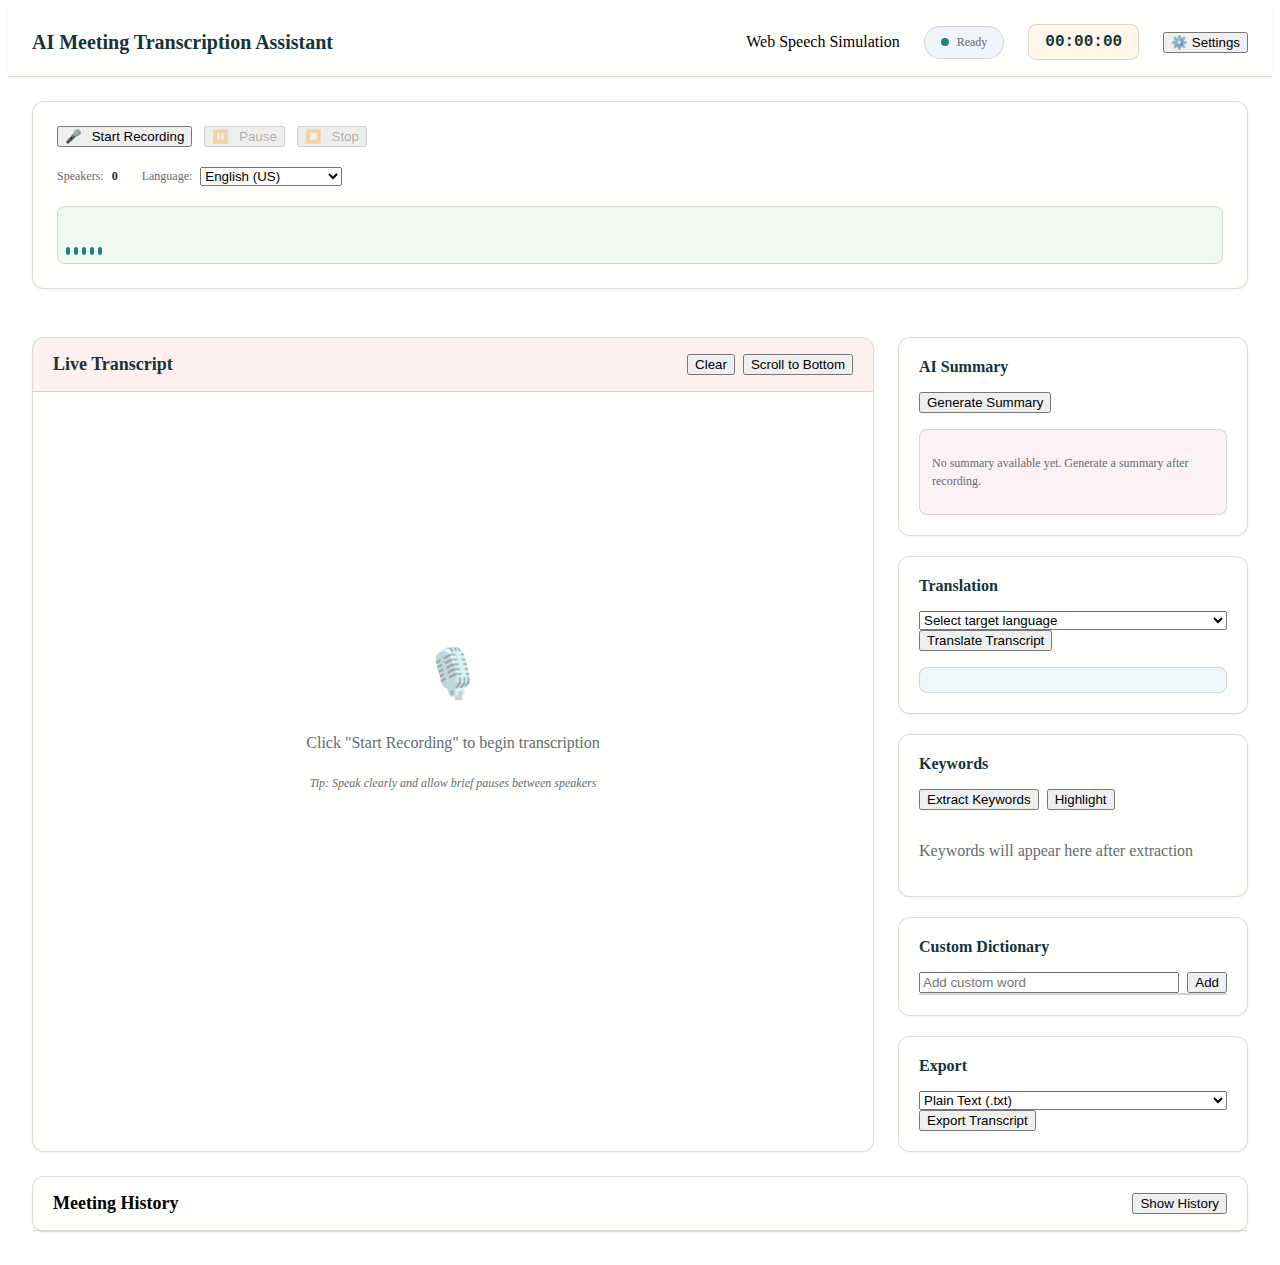
<file: public/index.html>
<!DOCTYPE html>
<html lang="en">
<head>
    <meta charset="UTF-8">
    <meta name="viewport" content="width=device-width, initial-scale=1.0">
    <title>AI Meeting Transcription Assistant</title>
    <link rel="stylesheet" href="/static/style.css">
</head>
<body>
    <div class="app-container">
        <!-- Header -->
        <header class="header">
            <h1 class="header__title">AI Meeting Transcription Assistant</h1>
            <div class="header__status">
                <div class="service-status" id="serviceStatus">
                    <span class="service-indicator" id="transcriptionService">Web Speech</span>
                    <span class="service-indicator" id="aiService">Simulation</span>
                </div>
                <div class="status-indicator" id="statusIndicator">
                    <span class="status-dot"></span>
                    <span class="status-text" id="statusText">Ready</span>
                </div>
                <div class="session-timer" id="sessionTimer">00:00:00</div>
                <button class="btn btn--outline btn--sm" id="settingsBtn">⚙️ Settings</button>
            </div>
        </header>

        <!-- Main Content -->
        <main class="main-content">
            <!-- Control Panel -->
            <section class="control-panel">
                <div class="control-group">
                    <button class="btn btn--primary btn--lg" id="recordButton">
                        <span class="btn-icon" id="recordIcon">🎤</span>
                        <span id="recordText">Start Recording</span>
                    </button>
                    <button class="btn btn--secondary" id="pauseButton" disabled>
                        <span class="btn-icon">⏸️</span>
                        Pause
                    </button>
                    <button class="btn btn--outline" id="stopButton" disabled>
                        <span class="btn-icon">⏹️</span>
                        Stop
                    </button>
                </div>
                <div class="session-info">
                    <div class="info-item">
                        <span class="info-label">Speakers:</span>
                        <span class="info-value" id="speakerCount">0</span>
                    </div>
                    <div class="info-item">
                        <span class="info-label">Language:</span>
                        <select class="form-control" id="languageSelect">
                            <option value="en-US">English (US)</option>
                            <option value="en-GB">English (UK)</option>
                            <option value="es-ES">Spanish</option>
                            <option value="fr-FR">French</option>
                            <option value="de-DE">German</option>
                            <option value="it-IT">Italian</option>
                            <option value="pt-BR">Portuguese</option>
                            <option value="ja-JP">Japanese</option>
                            <option value="ko-KR">Korean</option>
                            <option value="zh-CN">Chinese (Simplified)</option>
                        </select>
                    </div>
                </div>
                <div class="audio-visualizer" id="audioVisualizer">
                    <div class="audio-bar"></div>
                    <div class="audio-bar"></div>
                    <div class="audio-bar"></div>
                    <div class="audio-bar"></div>
                    <div class="audio-bar"></div>
                </div>
            </section>

            <!-- Content Area -->
            <div class="content-area">
                <!-- Transcript Display -->
                <section class="transcript-section">
                    <div class="transcript-header">
                        <h2>Live Transcript</h2>
                        <div class="transcript-controls">
                            <button class="btn btn--sm btn--outline" id="clearTranscript">Clear</button>
                            <button class="btn btn--sm btn--outline" id="scrollToBottom">Scroll to Bottom</button>
                        </div>
                    </div>
                    <div class="transcript-container" id="transcriptContainer">
                        <div class="transcript-placeholder" id="transcriptPlaceholder">
                            <div class="placeholder-icon">🎙️</div>
                            <p>Click "Start Recording" to begin transcription</p>
                            <p class="placeholder-tip">Tip: Speak clearly and allow brief pauses between speakers</p>
                        </div>
                        <div class="transcript-content" id="transcriptContent"></div>
                    </div>
                </section>

                <!-- AI Features Sidebar -->
                <aside class="sidebar">
                    <!-- AI Summary -->
                    <div class="sidebar-section">
                        <h3>AI Summary</h3>
                        <button class="btn btn--primary btn--full-width" id="generateSummary">
                            Generate Summary
                        </button>
                        <div class="summary-content" id="summaryContent">
                            <p class="text-muted">No summary available yet. Generate a summary after recording.</p>
                        </div>
                    </div>

                    <!-- Translation -->
                    <div class="sidebar-section">
                        <h3>Translation</h3>
                        <div class="form-group">
                            <select class="form-control" id="translationTarget">
                                <option value="">Select target language</option>
                                <option value="es">Spanish</option>
                                <option value="fr">French</option>
                                <option value="de">German</option>
                                <option value="it">Italian</option>
                                <option value="pt">Portuguese</option>
                                <option value="ja">Japanese</option>
                                <option value="ko">Korean</option>
                                <option value="zh">Chinese</option>
                            </select>
                        </div>
                        <button class="btn btn--secondary btn--full-width" id="translateText">
                            Translate Transcript
                        </button>
                        <div class="translation-content" id="translationContent"></div>
                    </div>

                    <!-- Keywords -->
                    <div class="sidebar-section">
                        <h3>Keywords</h3>
                        <div class="keyword-controls">
                            <button class="btn btn--outline btn--sm" id="extractKeywords">Extract Keywords</button>
                            <button class="btn btn--outline btn--sm" id="highlightKeywords">Highlight</button>
                        </div>
                        <div class="keywords-list" id="keywordsList">
                            <p class="text-muted">Keywords will appear here after extraction</p>
                        </div>
                    </div>

                    <!-- Custom Dictionary -->
                    <div class="sidebar-section">
                        <h3>Custom Dictionary</h3>
                        <div class="form-group">
                            <input type="text" class="form-control" id="newWord" placeholder="Add custom word">
                            <button class="btn btn--secondary btn--sm" id="addWord">Add</button>
                        </div>
                        <div class="dictionary-list" id="dictionaryList"></div>
                    </div>

                    <!-- Export -->
                    <div class="sidebar-section">
                        <h3>Export</h3>
                        <div class="form-group">
                            <select class="form-control" id="exportFormat">
                                <option value="txt">Plain Text (.txt)</option>
                                <option value="json">JSON Format (.json)</option>
                                <option value="pdf">PDF Document (.pdf)</option>
                                <option value="docx">Word Document (.docx)</option>
                            </select>
                        </div>
                        <button class="btn btn--primary btn--full-width" id="exportTranscript">
                            Export Transcript
                        </button>
                    </div>
                </aside>
            </div>

            <!-- Meeting History -->
            <section class="history-section" id="historySection">
                <div class="history-header">
                    <h2>Meeting History</h2>
                    <button class="btn btn--outline btn--sm" id="toggleHistory">Show History</button>
                </div>
                <div class="history-content" id="historyContent" style="display: none;">
                    <div class="history-search">
                        <input type="text" class="form-control" id="historySearch" placeholder="Search meetings...">
                    </div>
                    <div class="history-list" id="historyList"></div>
                </div>
            </section>
        </main>

        <!-- Modal for Meeting Details -->
        <div class="modal hidden" id="meetingModal">
            <div class="modal-content">
                <div class="modal-header">
                    <h3 id="modalTitle">Meeting Details</h3>
                    <button class="modal-close" id="modalClose">&times;</button>
                </div>
                <div class="modal-body" id="modalBody">
                    <!-- Meeting details will be populated here -->
                </div>
                <div class="modal-footer">
                    <button class="btn btn--outline" id="modalCloseBtn">Close</button>
                    <button class="btn btn--primary" id="loadMeeting">Load Meeting</button>
                </div>
            </div>
        </div>

        <!-- Settings Modal -->
        <div class="modal hidden" id="settingsModal">
            <div class="modal-content">
                <div class="modal-header">
                    <h3>API Configuration</h3>
                    <button class="modal-close" id="settingsModalClose">&times;</button>
                </div>
                <div class="modal-body">
                    <div class="settings-section">
                        <h4>AssemblyAI Configuration</h4>
                        <p class="text-muted">Enter your AssemblyAI API key for real-time transcription</p>
                        <div class="form-group">
                            <label for="assemblyaiApiKey">AssemblyAI API Key:</label>
                            <input type="password" id="assemblyaiApiKey" class="form-control" placeholder="Enter your AssemblyAI API key">
                        </div>
                        <div class="service-status-indicator">
                            <span id="assemblyaiStatus" class="status-badge">Not Configured</span>
                        </div>
                    </div>

                    <div class="settings-section">
                        <h4>Google Gemini AI Configuration</h4>
                        <p class="text-muted">Enter your Google Gemini API key for AI features (summary, translation, keywords)</p>
                        <div class="form-group">
                            <label for="geminiApiKey">Gemini API Key:</label>
                            <input type="password" id="geminiApiKey" class="form-control" placeholder="Enter your Gemini API key">
                        </div>
                        <div class="service-status-indicator">
                            <span id="geminiStatus" class="status-badge">Not Configured</span>
                        </div>
                    </div>

                    <div class="settings-section">
                        <h4>Fallback Options</h4>
                        <div class="form-group">
                            <label>
                                <input type="checkbox" id="enableWebSpeechFallback" checked>
                                Use Web Speech API as fallback for transcription
                            </label>
                        </div>
                        <div class="form-group">
                            <label>
                                <input type="checkbox" id="enableSimulationFallback" checked>
                                Use simulation as fallback for AI features
                            </label>
                        </div>
                    </div>
                </div>
                <div class="modal-footer">
                    <button class="btn btn--outline" id="settingsModalCancel">Cancel</button>
                    <button class="btn btn--primary" id="saveSettings">Save Settings</button>
                </div>
            </div>
        </div>

        <!-- Toast Notifications -->
        <div class="toast-container" id="toastContainer"></div>
    </div>

    <script src="/static/app.js"></script>
</body>
</html>
</file>
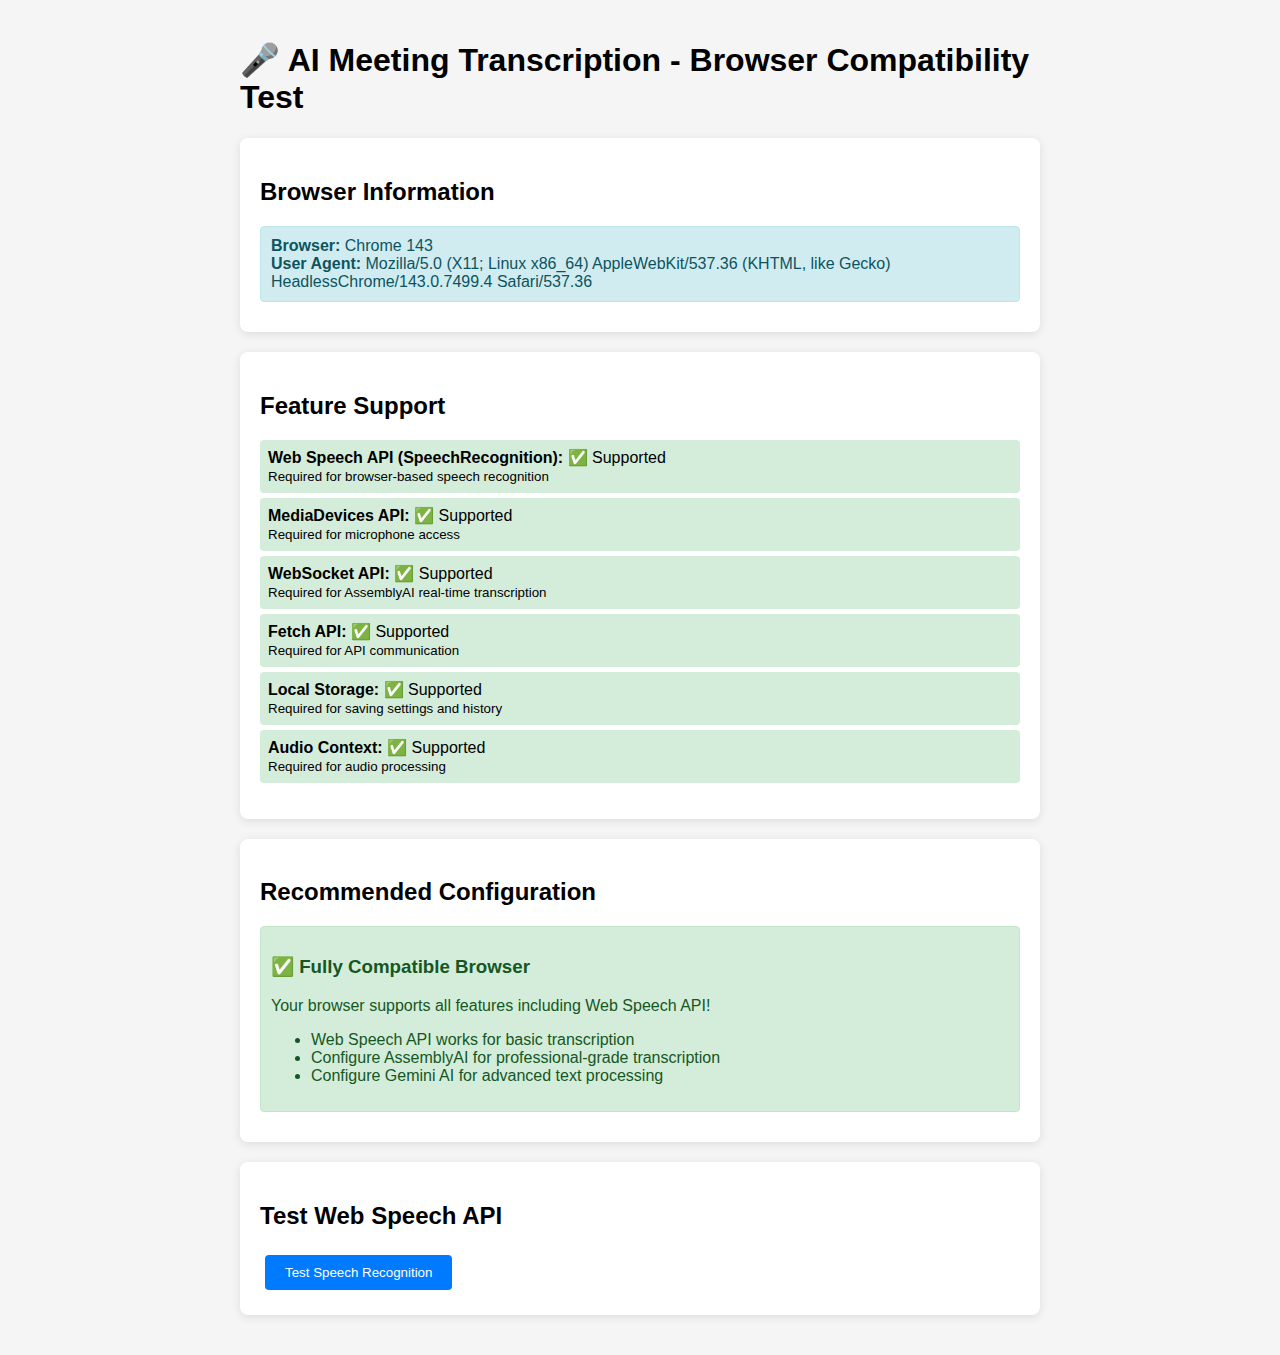
<file: test_browser_compatibility.html>
<!DOCTYPE html>
<html lang="en">
<head>
    <meta charset="UTF-8">
    <meta name="viewport" content="width=device-width, initial-scale=1.0">
    <title>Browser Compatibility Test - AI Meeting Transcription</title>
    <style>
        body {
            font-family: Arial, sans-serif;
            max-width: 800px;
            margin: 0 auto;
            padding: 20px;
            background-color: #f5f5f5;
        }
        .test-container {
            background: white;
            padding: 20px;
            border-radius: 8px;
            box-shadow: 0 2px 10px rgba(0,0,0,0.1);
            margin-bottom: 20px;
        }
        .status {
            padding: 10px;
            border-radius: 4px;
            margin: 10px 0;
        }
        .supported { background-color: #d4edda; color: #155724; border: 1px solid #c3e6cb; }
        .not-supported { background-color: #f8d7da; color: #721c24; border: 1px solid #f5c6cb; }
        .warning { background-color: #fff3cd; color: #856404; border: 1px solid #ffeaa7; }
        .info { background-color: #d1ecf1; color: #0c5460; border: 1px solid #bee5eb; }
        button {
            background-color: #007bff;
            color: white;
            border: none;
            padding: 10px 20px;
            border-radius: 4px;
            cursor: pointer;
            margin: 5px;
        }
        button:hover { background-color: #0056b3; }
        button:disabled { background-color: #6c757d; cursor: not-allowed; }
        .feature-list {
            list-style-type: none;
            padding: 0;
        }
        .feature-list li {
            padding: 8px;
            margin: 5px 0;
            border-radius: 4px;
        }
        .feature-supported { background-color: #d4edda; }
        .feature-not-supported { background-color: #f8d7da; }
    </style>
</head>
<body>
    <h1>🎤 AI Meeting Transcription - Browser Compatibility Test</h1>
    
    <div class="test-container">
        <h2>Browser Information</h2>
        <div id="browserInfo"></div>
    </div>

    <div class="test-container">
        <h2>Feature Support</h2>
        <ul class="feature-list" id="featureList"></ul>
    </div>

    <div class="test-container">
        <h2>Recommended Configuration</h2>
        <div id="recommendations"></div>
    </div>

    <div class="test-container">
        <h2>Test Web Speech API</h2>
        <button id="testSpeechBtn" onclick="testSpeechRecognition()">Test Speech Recognition</button>
        <div id="speechTestResult"></div>
    </div>

    <script>
        // Browser detection
        function getBrowserInfo() {
            const userAgent = navigator.userAgent;
            let browserName = 'Unknown';
            let version = 'Unknown';

            if (userAgent.includes('Firefox')) {
                browserName = 'Firefox';
                version = userAgent.match(/Firefox\/(\d+)/)?.[1] || 'Unknown';
            } else if (userAgent.includes('Chrome') && !userAgent.includes('Edge')) {
                browserName = 'Chrome';
                version = userAgent.match(/Chrome\/(\d+)/)?.[1] || 'Unknown';
            } else if (userAgent.includes('Safari') && !userAgent.includes('Chrome')) {
                browserName = 'Safari';
                version = userAgent.match(/Version\/(\d+)/)?.[1] || 'Unknown';
            } else if (userAgent.includes('Edge')) {
                browserName = 'Edge';
                version = userAgent.match(/Edge\/(\d+)/)?.[1] || 'Unknown';
            } else if (userAgent.includes('Opera')) {
                browserName = 'Opera';
                version = userAgent.match(/Opera\/(\d+)/)?.[1] || 'Unknown';
            }

            return { name: browserName, version: version, userAgent: userAgent };
        }

        // Feature detection
        function checkFeatureSupport() {
            const features = [
                {
                    name: 'Web Speech API (SpeechRecognition)',
                    supported: 'webkitSpeechRecognition' in window || 'SpeechRecognition' in window,
                    description: 'Required for browser-based speech recognition'
                },
                {
                    name: 'MediaDevices API',
                    supported: 'mediaDevices' in navigator && 'getUserMedia' in navigator.mediaDevices,
                    description: 'Required for microphone access'
                },
                {
                    name: 'WebSocket API',
                    supported: 'WebSocket' in window,
                    description: 'Required for AssemblyAI real-time transcription'
                },
                {
                    name: 'Fetch API',
                    supported: 'fetch' in window,
                    description: 'Required for API communication'
                },
                {
                    name: 'Local Storage',
                    supported: 'localStorage' in window,
                    description: 'Required for saving settings and history'
                },
                {
                    name: 'Audio Context',
                    supported: 'AudioContext' in window || 'webkitAudioContext' in window,
                    description: 'Required for audio processing'
                }
            ];

            return features;
        }

        // Display browser information
        function displayBrowserInfo() {
            const browserInfo = getBrowserInfo();
            const browserInfoEl = document.getElementById('browserInfo');
            
            browserInfoEl.innerHTML = `
                <div class="status info">
                    <strong>Browser:</strong> ${browserInfo.name} ${browserInfo.version}<br>
                    <strong>User Agent:</strong> ${browserInfo.userAgent}
                </div>
            `;
        }

        // Display feature support
        function displayFeatureSupport() {
            const features = checkFeatureSupport();
            const featureListEl = document.getElementById('featureList');
            
            featureListEl.innerHTML = features.map(feature => `
                <li class="${feature.supported ? 'feature-supported' : 'feature-not-supported'}">
                    <strong>${feature.name}:</strong> ${feature.supported ? '✅ Supported' : '❌ Not Supported'}<br>
                    <small>${feature.description}</small>
                </li>
            `).join('');
        }

        // Display recommendations
        function displayRecommendations() {
            const browserInfo = getBrowserInfo();
            const features = checkFeatureSupport();
            const recommendationsEl = document.getElementById('recommendations');
            
            const webSpeechSupported = features.find(f => f.name.includes('Web Speech API')).supported;
            
            let recommendations = '';
            
            if (browserInfo.name === 'Firefox') {
                recommendations = `
                    <div class="status warning">
                        <h3>🦊 Firefox User</h3>
                        <p>Firefox doesn't support Web Speech API. Here are your options:</p>
                        <ul>
                            <li><strong>Recommended:</strong> Configure AssemblyAI API key for professional transcription</li>
                            <li><strong>Alternative:</strong> Use Chrome or Edge for Web Speech API support</li>
                            <li><strong>Note:</strong> All other features (Gemini AI, export, etc.) work perfectly in Firefox</li>
                        </ul>
                    </div>
                `;
            } else if (webSpeechSupported) {
                recommendations = `
                    <div class="status supported">
                        <h3>✅ Fully Compatible Browser</h3>
                        <p>Your browser supports all features including Web Speech API!</p>
                        <ul>
                            <li>Web Speech API works for basic transcription</li>
                            <li>Configure AssemblyAI for professional-grade transcription</li>
                            <li>Configure Gemini AI for advanced text processing</li>
                        </ul>
                    </div>
                `;
            } else {
                recommendations = `
                    <div class="status not-supported">
                        <h3>⚠️ Limited Compatibility</h3>
                        <p>Your browser has limited support. Recommendations:</p>
                        <ul>
                            <li><strong>Required:</strong> Configure AssemblyAI API key for transcription</li>
                            <li><strong>Recommended:</strong> Use Chrome, Edge, or Safari for better compatibility</li>
                        </ul>
                    </div>
                `;
            }
            
            recommendationsEl.innerHTML = recommendations;
        }

        // Test speech recognition
        function testSpeechRecognition() {
            const resultEl = document.getElementById('speechTestResult');
            const testBtn = document.getElementById('testSpeechBtn');
            
            if (!('webkitSpeechRecognition' in window || 'SpeechRecognition' in window)) {
                resultEl.innerHTML = `
                    <div class="status not-supported">
                        <strong>❌ Web Speech API Not Supported</strong><br>
                        This browser doesn't support Web Speech API. Please configure AssemblyAI for transcription.
                    </div>
                `;
                return;
            }
            
            testBtn.disabled = true;
            testBtn.textContent = 'Testing...';
            
            const SpeechRecognition = window.SpeechRecognition || window.webkitSpeechRecognition;
            const recognition = new SpeechRecognition();
            
            recognition.continuous = false;
            recognition.interimResults = false;
            recognition.lang = 'en-US';
            
            recognition.onstart = () => {
                resultEl.innerHTML = `
                    <div class="status info">
                        <strong>🎤 Listening...</strong><br>
                        Say something to test speech recognition!
                    </div>
                `;
            };
            
            recognition.onresult = (event) => {
                const transcript = event.results[0][0].transcript;
                resultEl.innerHTML = `
                    <div class="status supported">
                        <strong>✅ Speech Recognition Working!</strong><br>
                        You said: "${transcript}"
                    </div>
                `;
                testBtn.disabled = false;
                testBtn.textContent = 'Test Speech Recognition';
            };
            
            recognition.onerror = (event) => {
                resultEl.innerHTML = `
                    <div class="status not-supported">
                        <strong>❌ Speech Recognition Error</strong><br>
                        Error: ${event.error}<br>
                        <small>This might be due to microphone permissions or browser limitations.</small>
                    </div>
                `;
                testBtn.disabled = false;
                testBtn.textContent = 'Test Speech Recognition';
            };
            
            recognition.onend = () => {
                if (testBtn.disabled) {
                    testBtn.disabled = false;
                    testBtn.textContent = 'Test Speech Recognition';
                }
            };
            
            try {
                recognition.start();
            } catch (error) {
                resultEl.innerHTML = `
                    <div class="status not-supported">
                        <strong>❌ Failed to Start Speech Recognition</strong><br>
                        Error: ${error.message}
                    </div>
                `;
                testBtn.disabled = false;
                testBtn.textContent = 'Test Speech Recognition';
            }
        }

        // Initialize page
        document.addEventListener('DOMContentLoaded', () => {
            displayBrowserInfo();
            displayFeatureSupport();
            displayRecommendations();
        });
    </script>
</body>
</html>
</file>
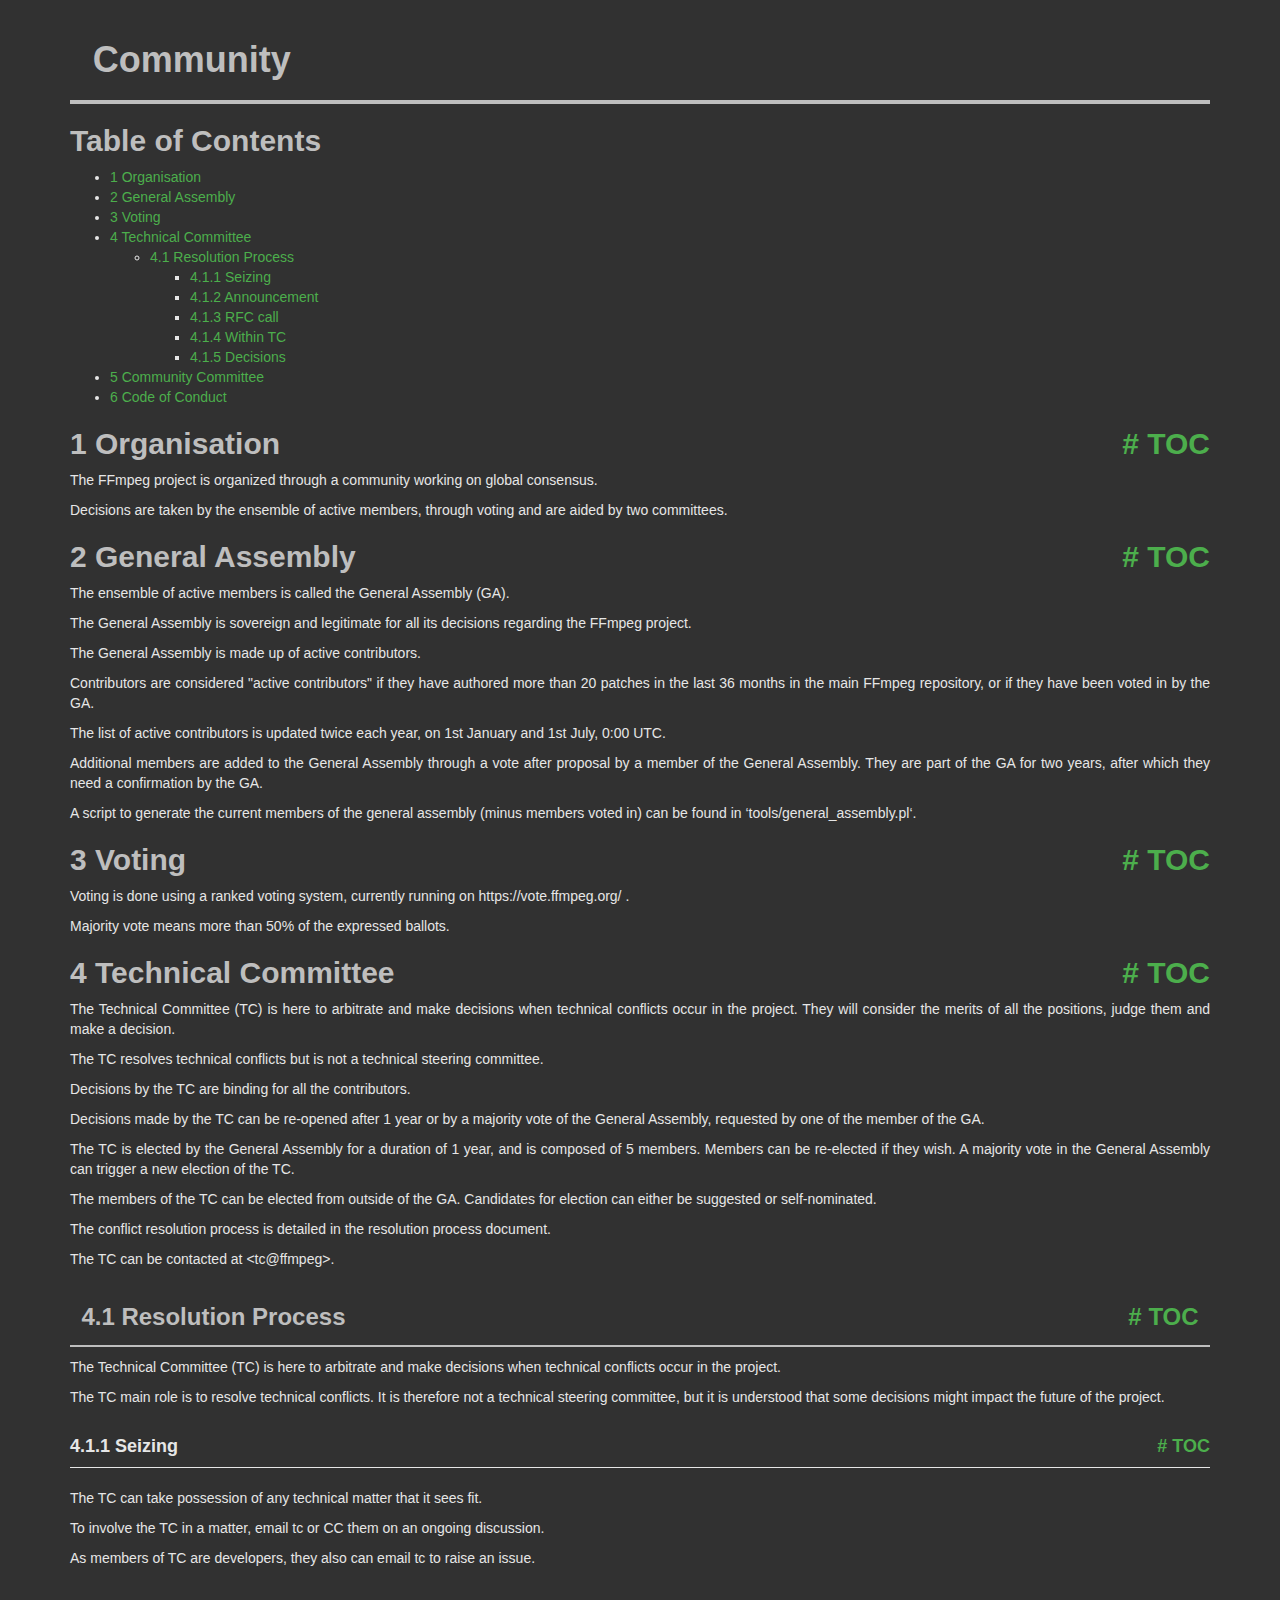
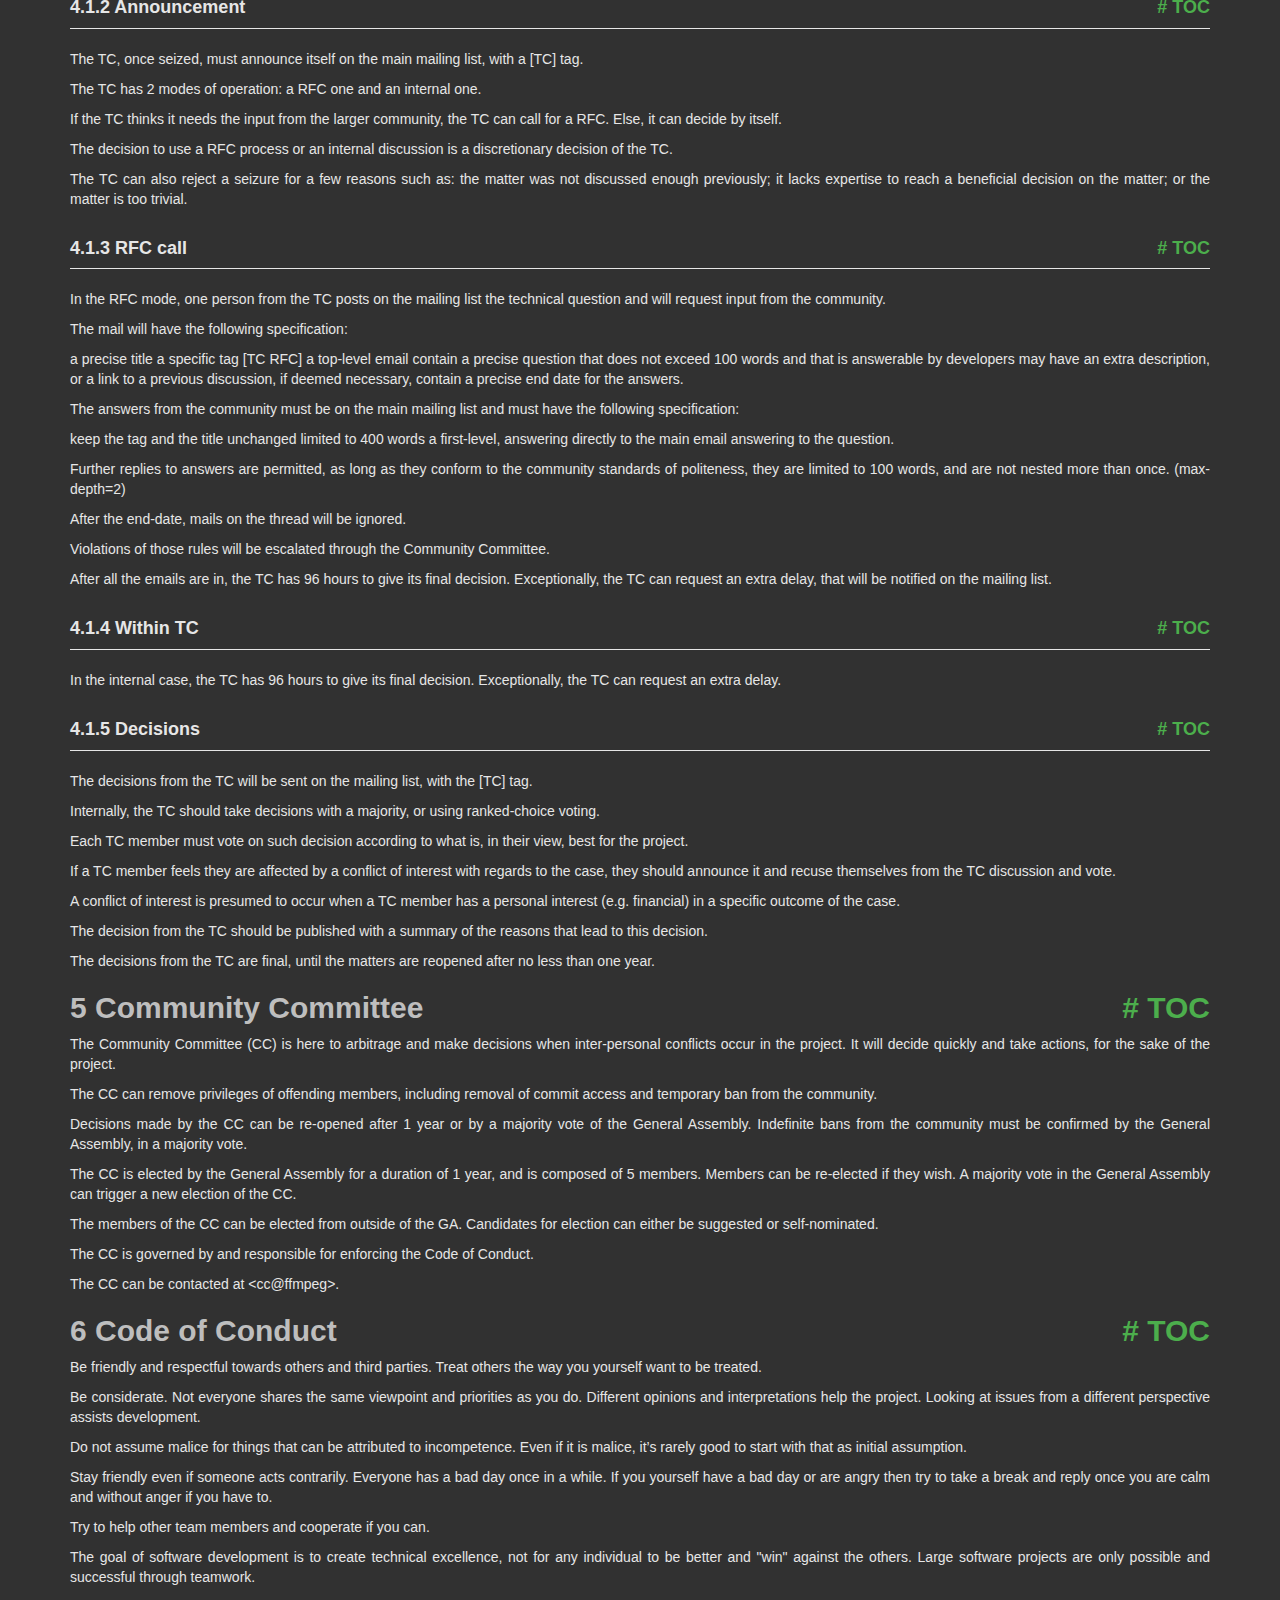
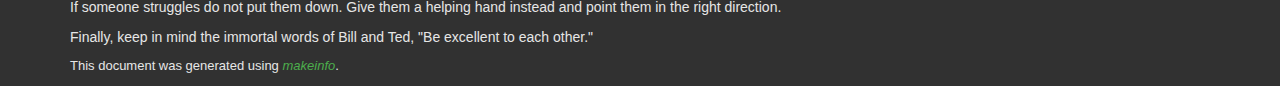
<file: ffmpeg/doc/community.html>
<!DOCTYPE html PUBLIC "-//W3C//DTD HTML 4.01 Transitional//EN" "http://www.w3.org/TR/html4/loose.dtd">
<html>
<!-- Created by , GNU Texinfo 7.1.1 -->
  <head>
    <meta charset="utf-8">
    <title>
      Community
    </title>
    <meta name="viewport" content="width=device-width,initial-scale=1.0">
    <link rel="stylesheet" type="text/css" href="bootstrap.min.css">
    <link rel="stylesheet" type="text/css" href="style.min.css">
  </head>
  <body>
    <div class="container">
      <h1>
      Community
      </h1>


<a name="SEC_Top"></a>

<div class="element-contents" id="SEC_Contents">
<h2 class="contents-heading">Table of Contents</h2>

<div class="contents">

<ul class="toc-numbered-mark">
  <li><a id="toc-Organisation-1" href="#Organisation-1">1 Organisation</a></li>
  <li><a id="toc-General-Assembly-1" href="#General-Assembly-1">2 General Assembly</a></li>
  <li><a id="toc-Voting-1" href="#Voting-1">3 Voting</a></li>
  <li><a id="toc-Technical-Committee-1" href="#Technical-Committee-1">4 Technical Committee</a>
  <ul class="toc-numbered-mark">
    <li><a id="toc-Resolution-Process-1" href="#Resolution-Process-1">4.1 Resolution Process</a>
    <ul class="toc-numbered-mark">
      <li><a id="toc-Seizing" href="#Seizing">4.1.1 Seizing</a></li>
      <li><a id="toc-Announcement" href="#Announcement">4.1.2 Announcement</a></li>
      <li><a id="toc-RFC-call" href="#RFC-call">4.1.3 RFC call</a></li>
      <li><a id="toc-Within-TC" href="#Within-TC">4.1.4 Within TC</a></li>
      <li><a id="toc-Decisions" href="#Decisions">4.1.5 Decisions</a></li>
    </ul></li>
  </ul></li>
  <li><a id="toc-Community-Committee-1" href="#Community-Committee-1">5 Community Committee</a></li>
  <li><a id="toc-Code-of-Conduct-1" href="#Code-of-Conduct-1">6 Code of Conduct</a></li>
</ul>
</div>
</div>

<a class="anchor" id="Organisation"></a><a name="Organisation-1"></a>
<h2 class="chapter">1 Organisation<span class="pull-right"><a class="anchor hidden-xs" href="#Organisation-1" aria-hidden="true">#</a> <a class="anchor hidden-xs"href="#toc-Organisation-1" aria-hidden="true">TOC</a></span></h2>

<p>The FFmpeg project is organized through a community working on global consensus.
</p>
<p>Decisions are taken by the ensemble of active members, through voting and are aided by two committees.
</p>
<a class="anchor" id="General-Assembly"></a><a name="General-Assembly-1"></a>
<h2 class="chapter">2 General Assembly<span class="pull-right"><a class="anchor hidden-xs" href="#General-Assembly-1" aria-hidden="true">#</a> <a class="anchor hidden-xs"href="#toc-General-Assembly-1" aria-hidden="true">TOC</a></span></h2>

<p>The ensemble of active members is called the General Assembly (GA).
</p>
<p>The General Assembly is sovereign and legitimate for all its decisions regarding the FFmpeg project.
</p>
<p>The General Assembly is made up of active contributors.
</p>
<p>Contributors are considered &quot;active contributors&quot; if they have authored more than 20 patches in the last 36 months in the main FFmpeg repository, or if they have been voted in by the GA.
</p>
<p>The list of active contributors is updated twice each year, on 1st January and 1st July, 0:00 UTC.
</p>
<p>Additional members are added to the General Assembly through a vote after proposal by a member of the General Assembly. They are part of the GA for two years, after which they need a confirmation by the GA.
</p>
<p>A script to generate the current members of the general assembly (minus members voted in) can be found in &lsquo;tools/general_assembly.pl&lsquo;.
</p>
<a class="anchor" id="Voting"></a><a name="Voting-1"></a>
<h2 class="chapter">3 Voting<span class="pull-right"><a class="anchor hidden-xs" href="#Voting-1" aria-hidden="true">#</a> <a class="anchor hidden-xs"href="#toc-Voting-1" aria-hidden="true">TOC</a></span></h2>

<p>Voting is done using a ranked voting system, currently running on https://vote.ffmpeg.org/ .
</p>
<p>Majority vote means more than 50% of the expressed ballots.
</p>
<a class="anchor" id="Technical-Committee"></a><a name="Technical-Committee-1"></a>
<h2 class="chapter">4 Technical Committee<span class="pull-right"><a class="anchor hidden-xs" href="#Technical-Committee-1" aria-hidden="true">#</a> <a class="anchor hidden-xs"href="#toc-Technical-Committee-1" aria-hidden="true">TOC</a></span></h2>

<p>The Technical Committee (TC) is here to arbitrate and make decisions when technical conflicts occur in the project. They will consider the merits of all the positions, judge them and make a decision.
</p>
<p>The TC resolves technical conflicts but is not a technical steering committee.
</p>
<p>Decisions by the TC are binding for all the contributors.
</p>
<p>Decisions made by the TC can be re-opened after 1 year or by a majority vote of the General Assembly, requested by one of the member of the GA.
</p>
<p>The TC is elected by the General Assembly for a duration of 1 year, and is composed of 5 members. Members can be re-elected if they wish. A majority vote in the General Assembly can trigger a new election of the TC.
</p>
<p>The members of the TC can be elected from outside of the GA. Candidates for election can either be suggested or self-nominated.
</p>
<p>The conflict resolution process is detailed in the resolution process document.
</p>
<p>The TC can be contacted at &lt;tc@ffmpeg&gt;.
</p>
<a class="anchor" id="Resolution-Process"></a><a name="Resolution-Process-1"></a>
<h3 class="section">4.1 Resolution Process<span class="pull-right"><a class="anchor hidden-xs" href="#Resolution-Process-1" aria-hidden="true">#</a> <a class="anchor hidden-xs"href="#toc-Resolution-Process-1" aria-hidden="true">TOC</a></span></h3>

<p>The Technical Committee (TC) is here to arbitrate and make decisions when technical conflicts occur in the project.
</p>
<p>The TC main role is to resolve technical conflicts. It is therefore not a technical steering committee, but it is understood that some decisions might impact the future of the project.
</p>
<a name="Seizing"></a>
<h4 class="subsection">4.1.1 Seizing<span class="pull-right"><a class="anchor hidden-xs" href="#Seizing" aria-hidden="true">#</a> <a class="anchor hidden-xs"href="#toc-Seizing" aria-hidden="true">TOC</a></span></h4>

<p>The TC can take possession of any technical matter that it sees fit.
</p>
<p>To involve the TC in a matter, email tc&nbsp;or CC them on an ongoing discussion.
</p>
<p>As members of TC are developers, they also can email tc&nbsp;to raise an issue.
</p><a name="Announcement"></a>
<h4 class="subsection">4.1.2 Announcement<span class="pull-right"><a class="anchor hidden-xs" href="#Announcement" aria-hidden="true">#</a> <a class="anchor hidden-xs"href="#toc-Announcement" aria-hidden="true">TOC</a></span></h4>

<p>The TC, once seized, must announce itself on the main mailing list, with a [TC] tag.
</p>
<p>The TC has 2 modes of operation: a RFC one and an internal one.
</p>
<p>If the TC thinks it needs the input from the larger community, the TC can call for a RFC. Else, it can decide by itself.
</p>
<p>The decision to use a RFC process or an internal discussion is a discretionary decision of the TC.
</p>
<p>The TC can also reject a seizure for a few reasons such as: the matter was not discussed enough previously; it lacks expertise to reach a beneficial decision on the matter; or the matter is too trivial.
</p><a name="RFC-call"></a>
<h4 class="subsection">4.1.3 RFC call<span class="pull-right"><a class="anchor hidden-xs" href="#RFC-call" aria-hidden="true">#</a> <a class="anchor hidden-xs"href="#toc-RFC-call" aria-hidden="true">TOC</a></span></h4>

<p>In the RFC mode, one person from the TC posts on the mailing list the technical question and will request input from the community.
</p>
<p>The mail will have the following specification:
</p>
<p>a precise title
    a specific tag [TC RFC]
    a top-level email
    contain a precise question that does not exceed 100 words and that is answerable by developers
    may have an extra description, or a link to a previous discussion, if deemed necessary,
    contain a precise end date for the answers.
</p>
<p>The answers from the community must be on the main mailing list and must have the following specification:
</p>
<p>keep the tag and the title unchanged
    limited to 400 words
    a first-level, answering directly to the main email
    answering to the question.
</p>
<p>Further replies to answers are permitted, as long as they conform to the community standards of politeness, they are limited to 100 words, and are not nested more than once. (max-depth=2)
</p>
<p>After the end-date, mails on the thread will be ignored.
</p>
<p>Violations of those rules will be escalated through the Community Committee.
</p>
<p>After all the emails are in, the TC has 96 hours to give its final decision. Exceptionally, the TC can request an extra delay, that will be notified on the mailing list.
</p><a name="Within-TC"></a>
<h4 class="subsection">4.1.4 Within TC<span class="pull-right"><a class="anchor hidden-xs" href="#Within-TC" aria-hidden="true">#</a> <a class="anchor hidden-xs"href="#toc-Within-TC" aria-hidden="true">TOC</a></span></h4>

<p>In the internal case, the TC has 96 hours to give its final decision. Exceptionally, the TC can request an extra delay.
</p><a name="Decisions"></a>
<h4 class="subsection">4.1.5 Decisions<span class="pull-right"><a class="anchor hidden-xs" href="#Decisions" aria-hidden="true">#</a> <a class="anchor hidden-xs"href="#toc-Decisions" aria-hidden="true">TOC</a></span></h4>

<p>The decisions from the TC will be sent on the mailing list, with the [TC] tag.
</p>
<p>Internally, the TC should take decisions with a majority, or using ranked-choice voting.
</p>
<p>Each TC member must vote on such decision according to what is, in their view, best for the project.
</p>
<p>If a TC member feels they are affected by a conflict of interest with regards to the case, they should announce it and recuse themselves from the TC
discussion and vote.
</p>
<p>A conflict of interest is presumed to occur when a TC member has a personal interest (e.g. financial) in a specific outcome of the case.
</p>
<p>The decision from the TC should be published with a summary of the reasons that lead to this decision.
</p>
<p>The decisions from the TC are final, until the matters are reopened after no less than one year.
</p>
<a class="anchor" id="Community-Committee"></a><a name="Community-Committee-1"></a>
<h2 class="chapter">5 Community Committee<span class="pull-right"><a class="anchor hidden-xs" href="#Community-Committee-1" aria-hidden="true">#</a> <a class="anchor hidden-xs"href="#toc-Community-Committee-1" aria-hidden="true">TOC</a></span></h2>

<p>The Community Committee (CC) is here to arbitrage and make decisions when inter-personal conflicts occur in the project. It will decide quickly and take actions, for the sake of the project.
</p>
<p>The CC can remove privileges of offending members, including removal of commit access and temporary ban from the community.
</p>
<p>Decisions made by the CC can be re-opened after 1 year or by a majority vote of the General Assembly. Indefinite bans from the community must be confirmed by the General Assembly, in a majority vote.
</p>
<p>The CC is elected by the General Assembly for a duration of 1 year, and is composed of 5 members. Members can be re-elected if they wish. A majority vote in the General Assembly can trigger a new election of the CC.
</p>
<p>The members of the CC can be elected from outside of the GA. Candidates for election can either be suggested or self-nominated.
</p>
<p>The CC is governed by and responsible for enforcing the Code of Conduct.
</p>
<p>The CC can be contacted at &lt;cc@ffmpeg&gt;.
</p>
<a class="anchor" id="Code-of-Conduct"></a><a name="Code-of-Conduct-1"></a>
<h2 class="chapter">6 Code of Conduct<span class="pull-right"><a class="anchor hidden-xs" href="#Code-of-Conduct-1" aria-hidden="true">#</a> <a class="anchor hidden-xs"href="#toc-Code-of-Conduct-1" aria-hidden="true">TOC</a></span></h2>

<p>Be friendly and respectful towards others and third parties.
Treat others the way you yourself want to be treated.
</p>
<p>Be considerate. Not everyone shares the same viewpoint and priorities as you do.
Different opinions and interpretations help the project.
Looking at issues from a different perspective assists development.
</p>
<p>Do not assume malice for things that can be attributed to incompetence. Even if
it is malice, it&rsquo;s rarely good to start with that as initial assumption.
</p>
<p>Stay friendly even if someone acts contrarily. Everyone has a bad day
once in a while.
If you yourself have a bad day or are angry then try to take a break and reply
once you are calm and without anger if you have to.
</p>
<p>Try to help other team members and cooperate if you can.
</p>
<p>The goal of software development is to create technical excellence, not for any
individual to be better and &quot;win&quot; against the others. Large software projects
are only possible and successful through teamwork.
</p>
<p>If someone struggles do not put them down. Give them a helping hand
instead and point them in the right direction.
</p>
<p>Finally, keep in mind the immortal words of Bill and Ted,
&quot;Be excellent to each other.&quot;
</p>
      <p style="font-size: small;">
        This document was generated using <a class="uref" href="https://www.gnu.org/software/texinfo/"><em class="emph">makeinfo</em></a>.
      </p>
    </div>
  </body>
</html>
</file>
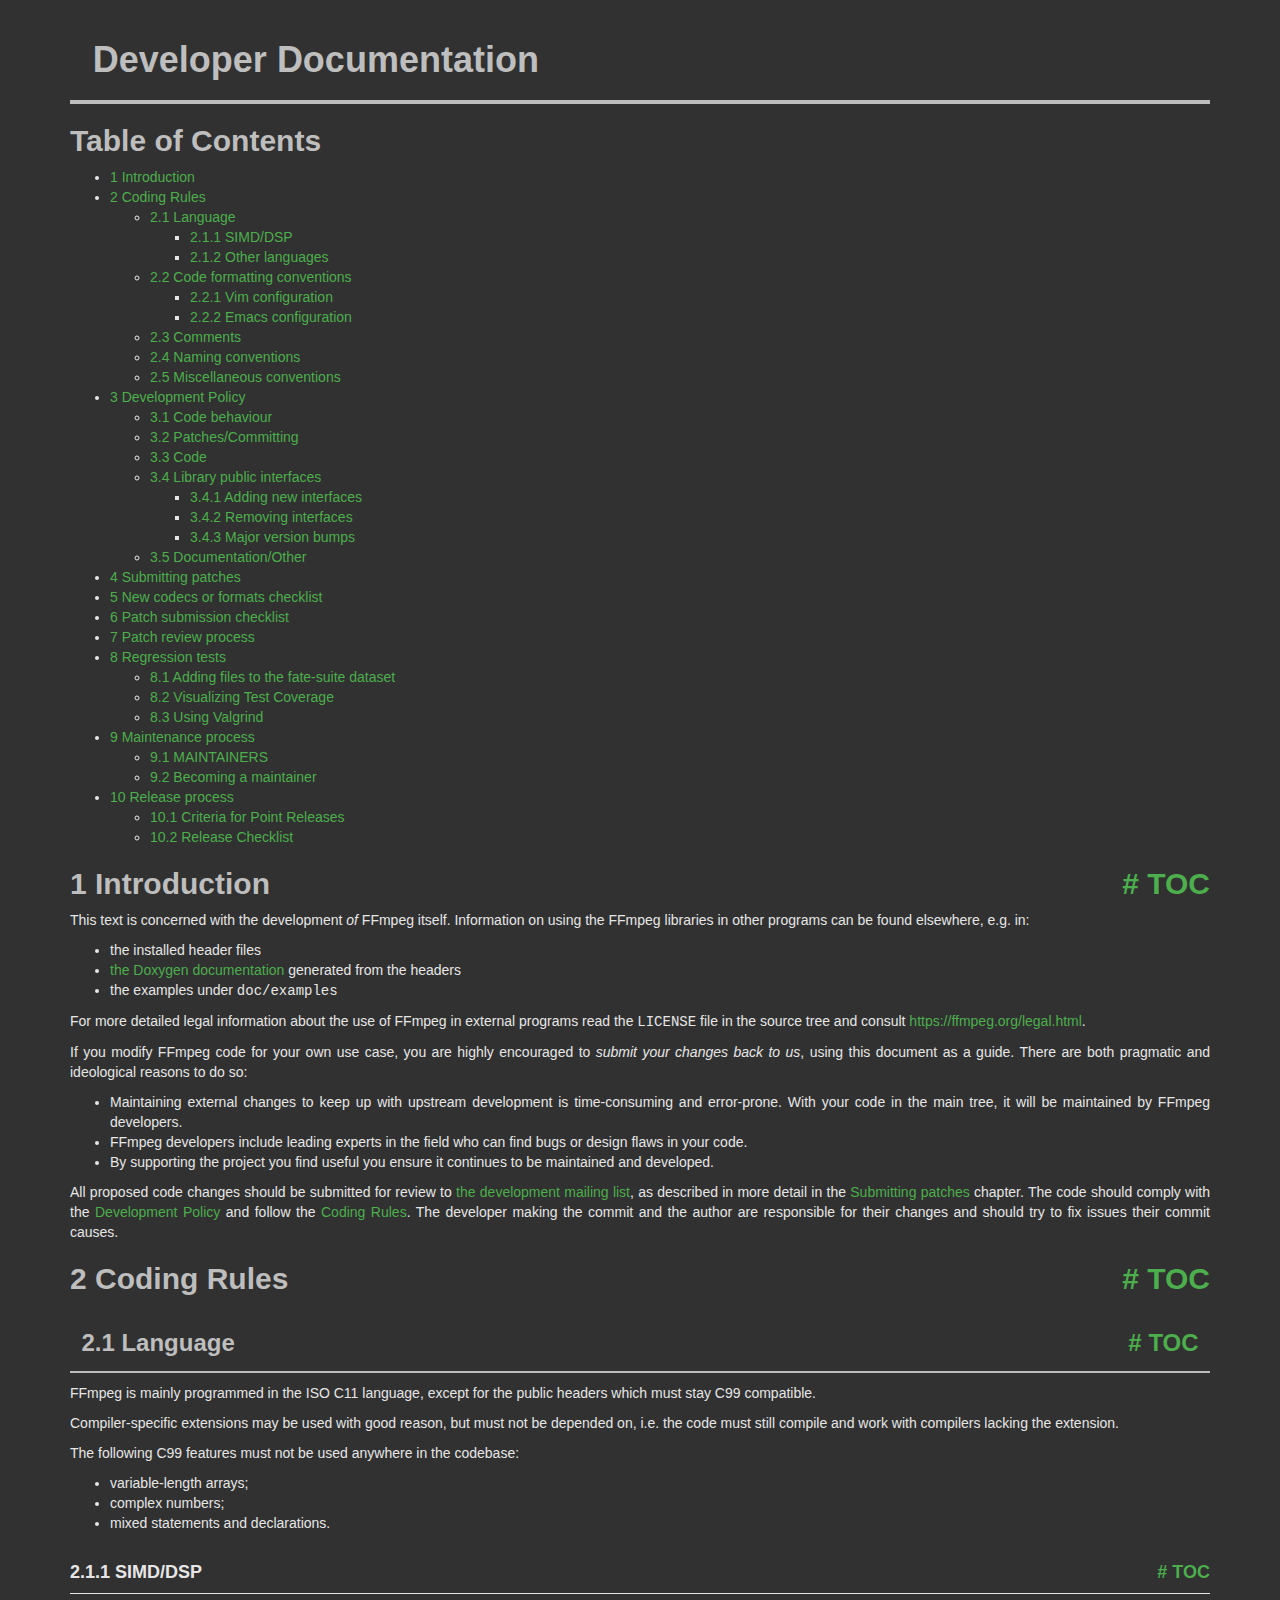
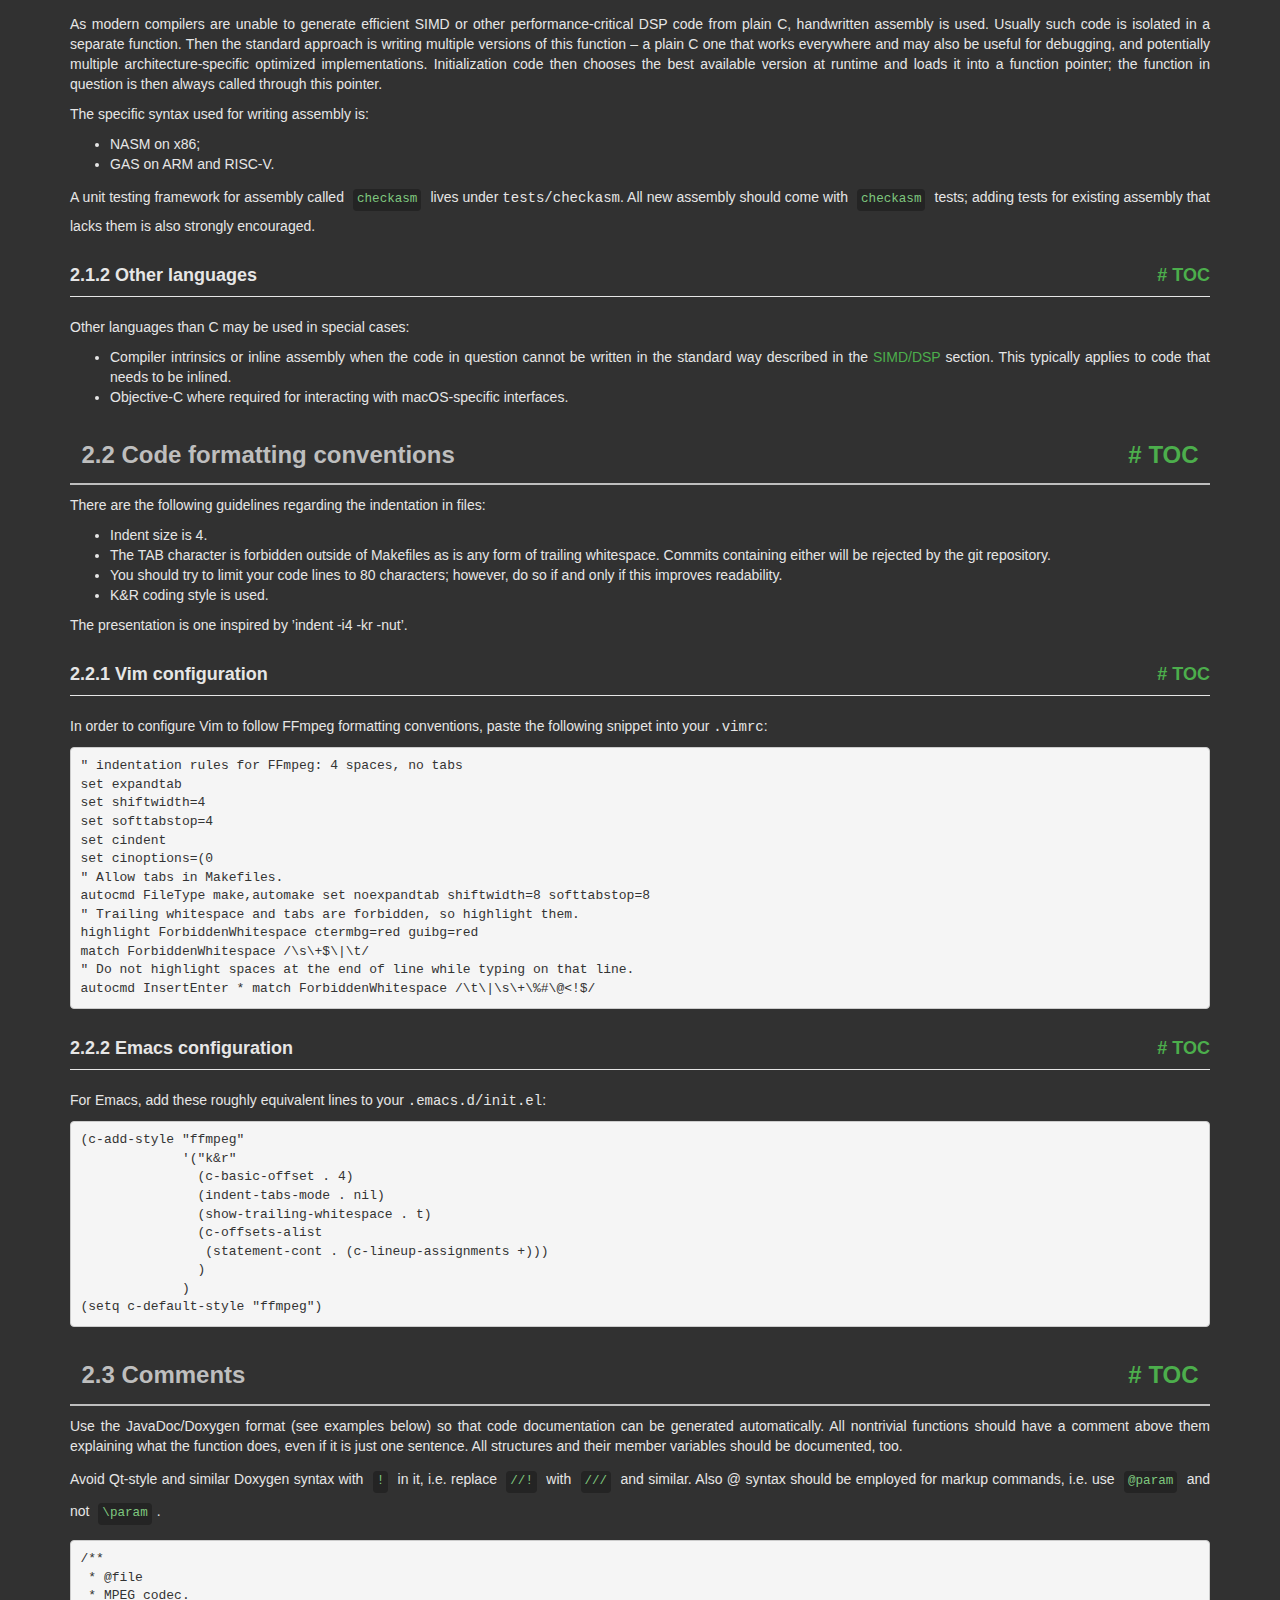
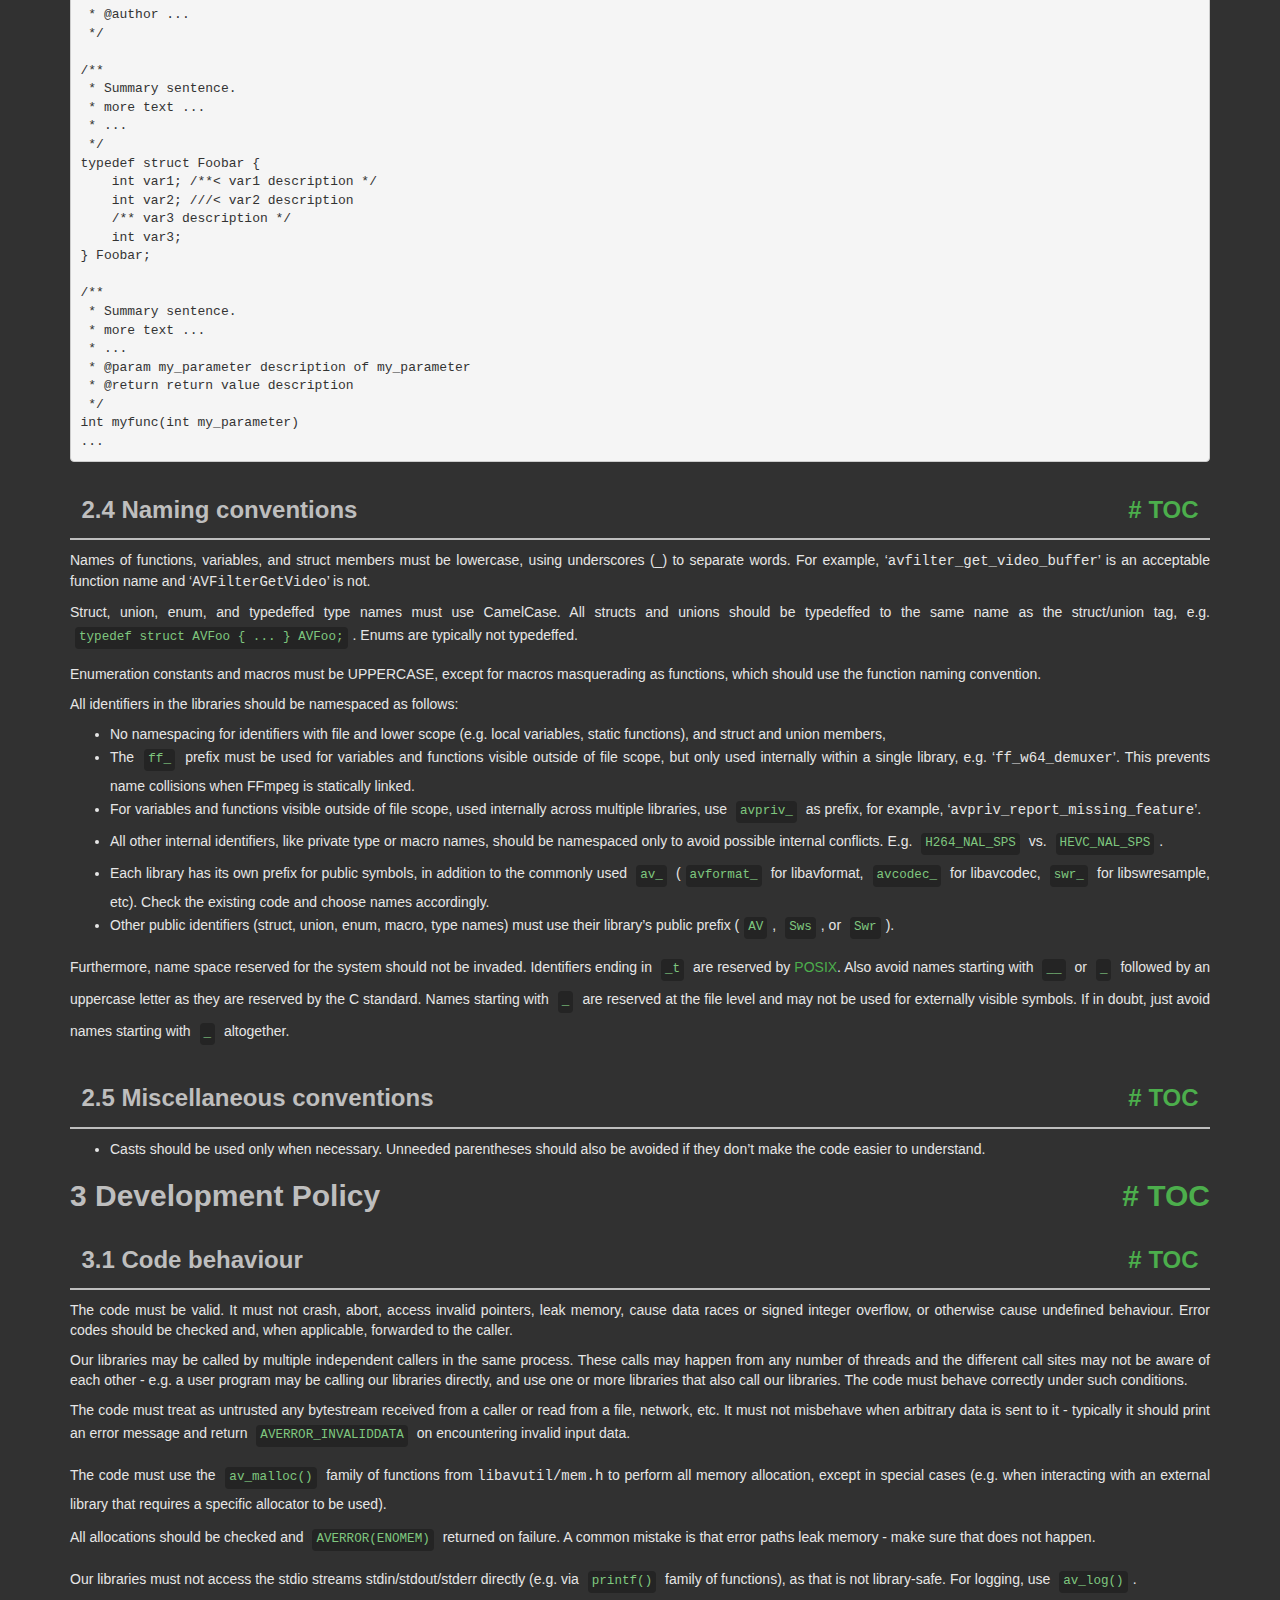
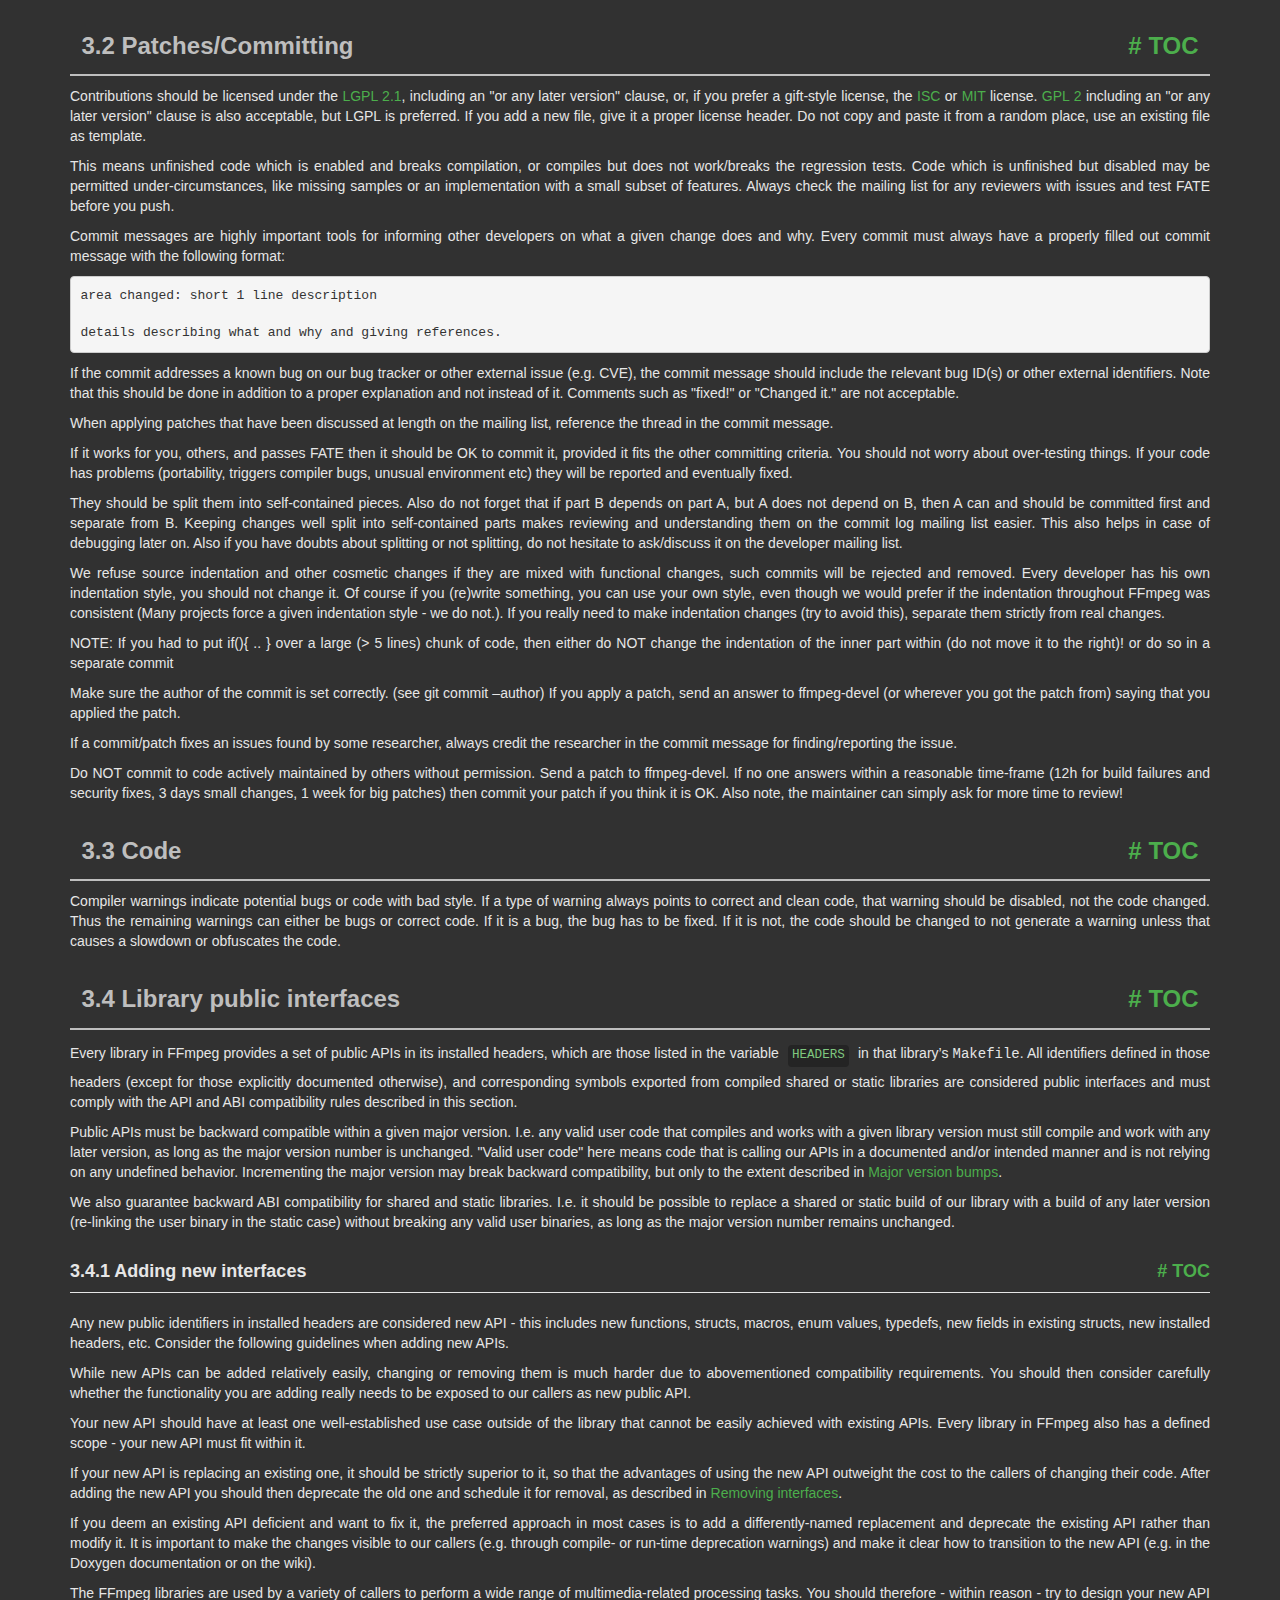
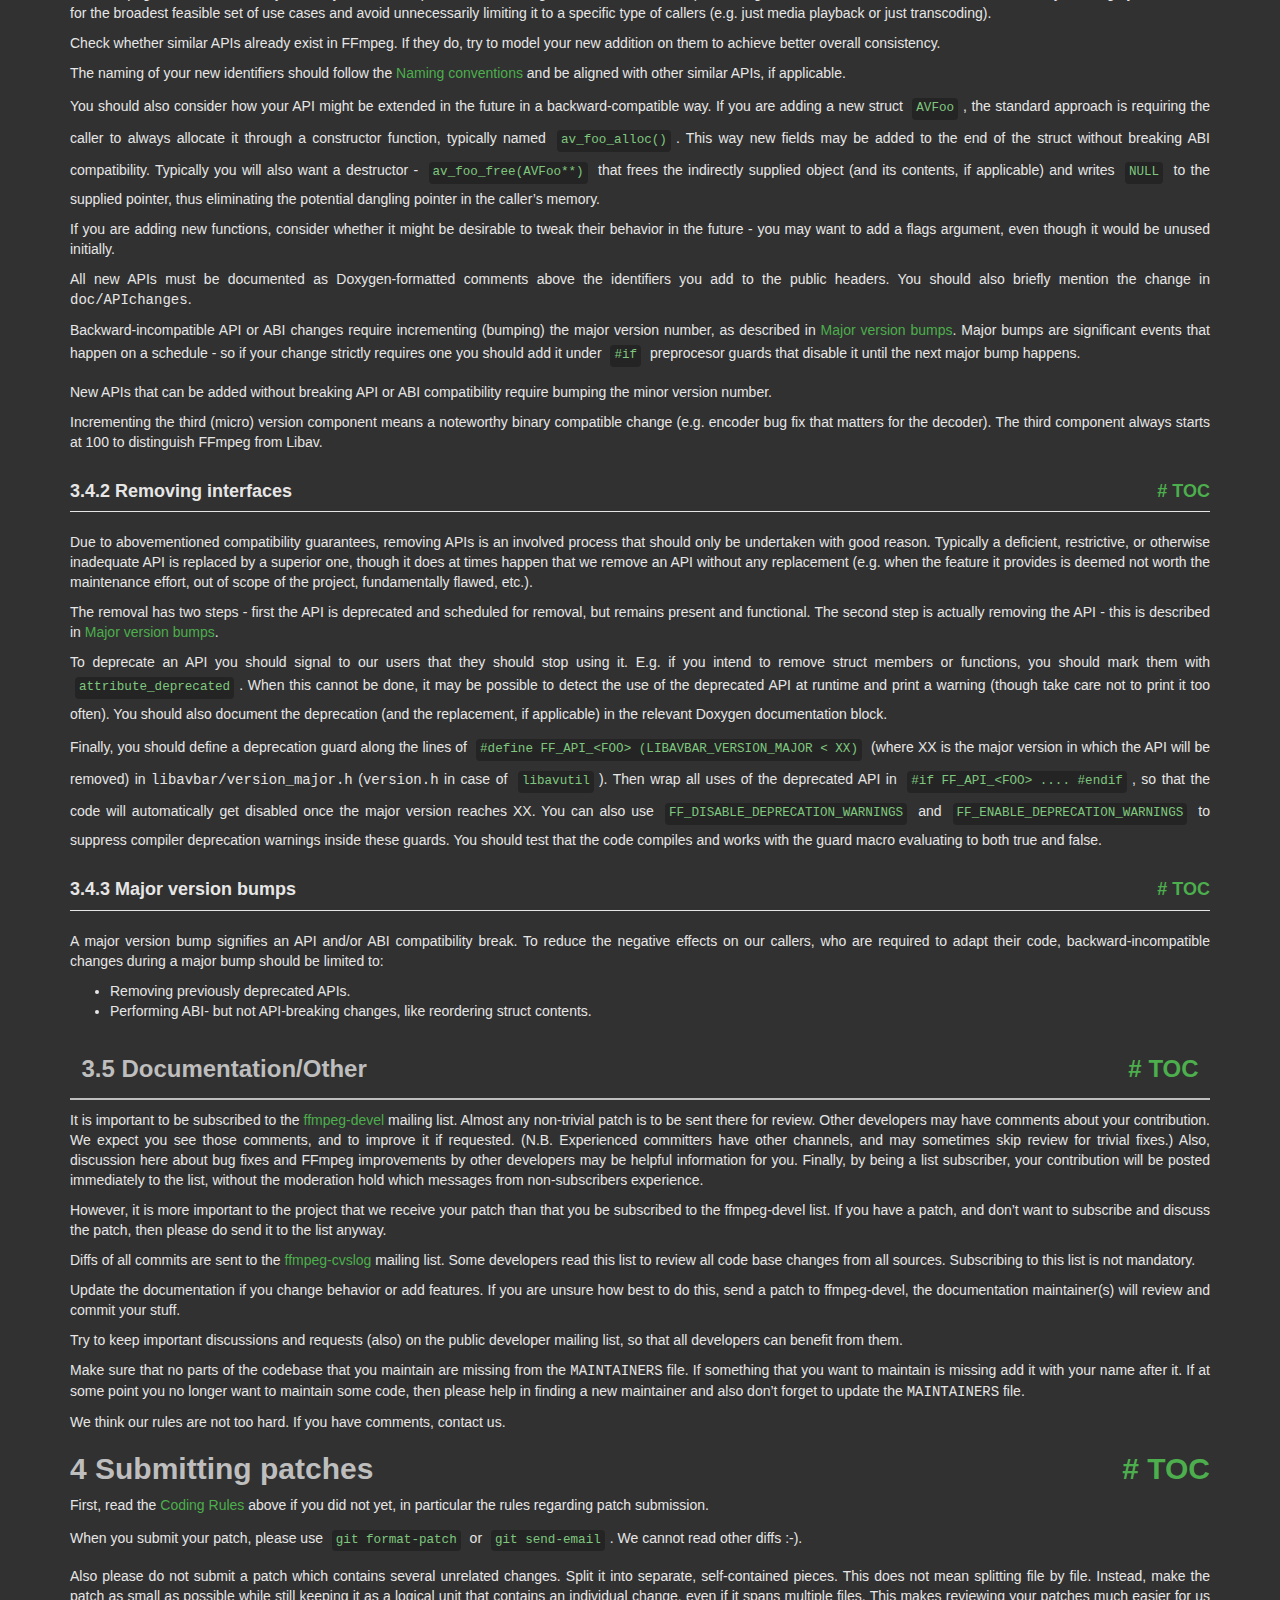
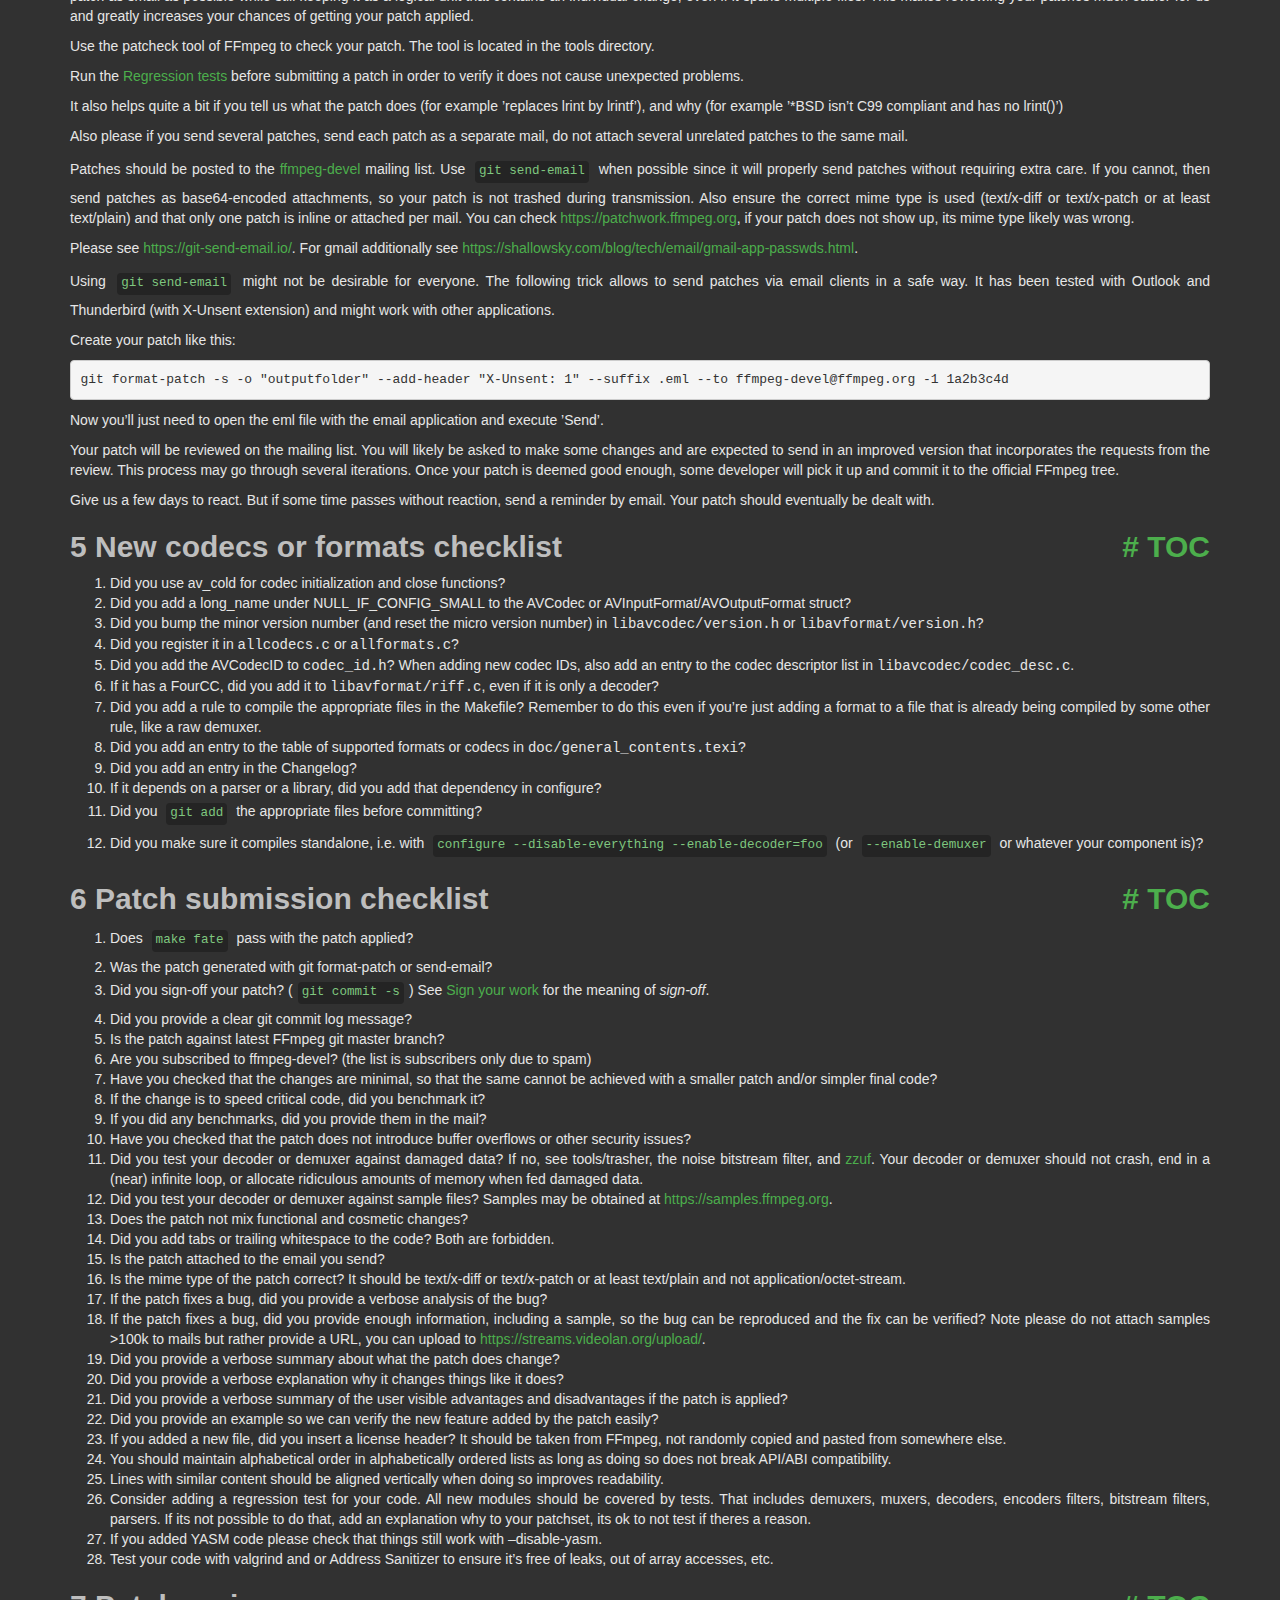
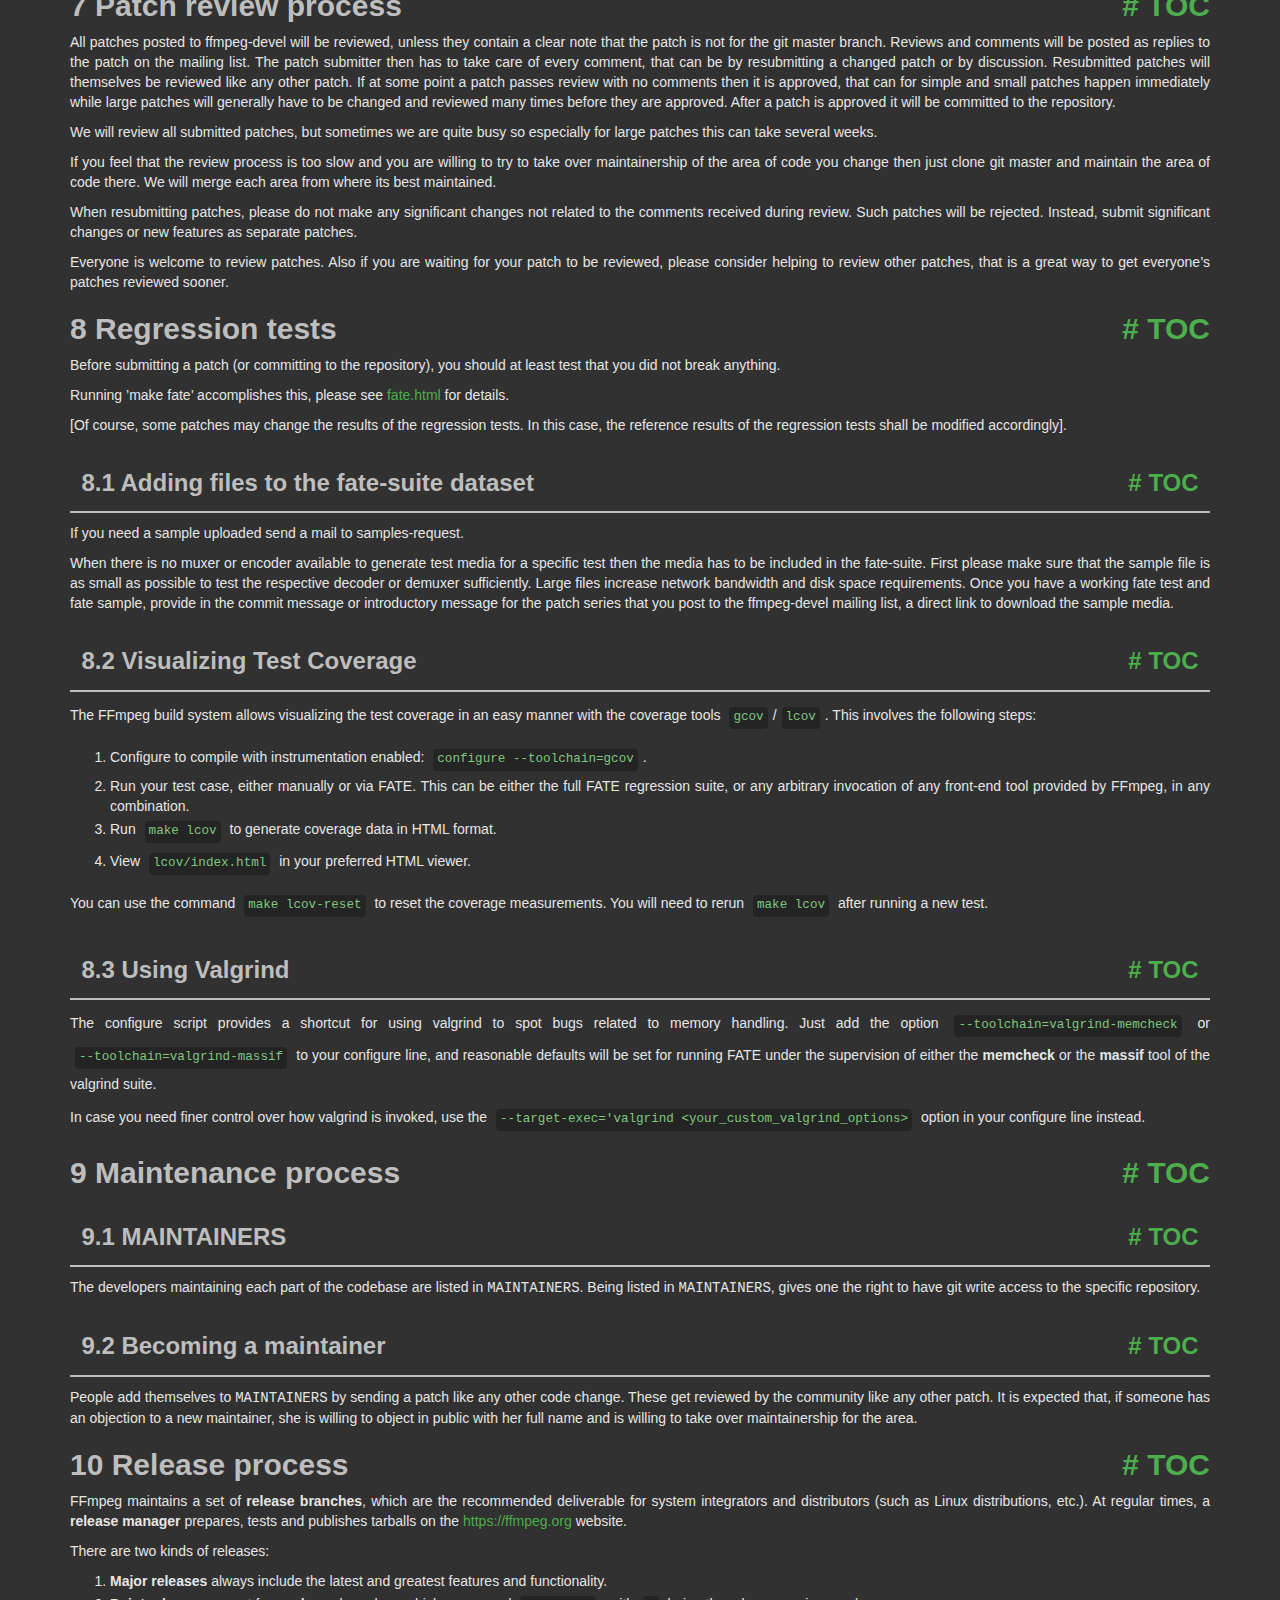
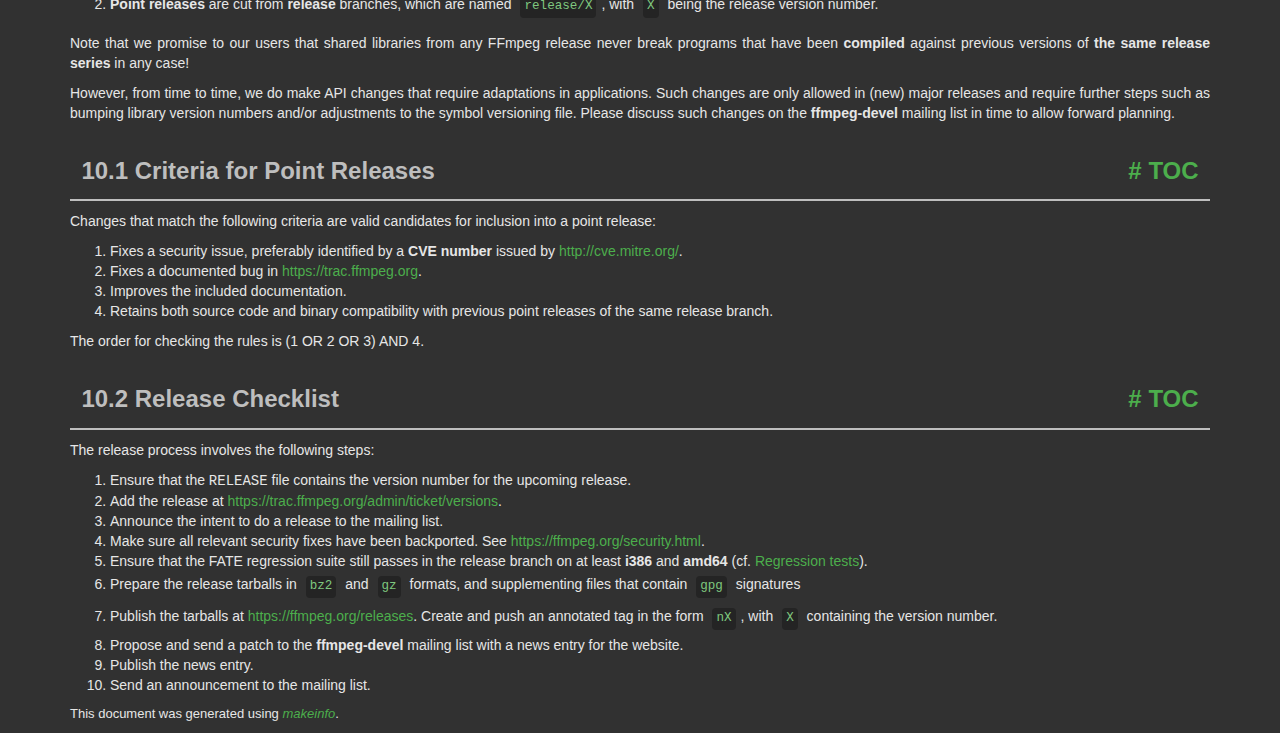
<file: ffmpeg/doc/developer.html>
<!DOCTYPE html PUBLIC "-//W3C//DTD HTML 4.01 Transitional//EN" "http://www.w3.org/TR/html4/loose.dtd">
<html>
<!-- Created by , GNU Texinfo 7.1.1 -->
  <head>
    <meta charset="utf-8">
    <title>
      Developer Documentation
    </title>
    <meta name="viewport" content="width=device-width,initial-scale=1.0">
    <link rel="stylesheet" type="text/css" href="bootstrap.min.css">
    <link rel="stylesheet" type="text/css" href="style.min.css">
  </head>
  <body>
    <div class="container">
      <h1>
      Developer Documentation
      </h1>


<a name="SEC_Top"></a>

<div class="element-contents" id="SEC_Contents">
<h2 class="contents-heading">Table of Contents</h2>

<div class="contents">

<ul class="toc-numbered-mark">
  <li><a id="toc-Introduction" href="#Introduction">1 Introduction</a></li>
  <li><a id="toc-Coding-Rules-1" href="#Coding-Rules-1">2 Coding Rules</a>
  <ul class="toc-numbered-mark">
    <li><a id="toc-Language" href="#Language">2.1 Language</a>
    <ul class="toc-numbered-mark">
      <li><a id="toc-SIMD_002fDSP-1" href="#SIMD_002fDSP-1">2.1.1 SIMD/DSP</a></li>
      <li><a id="toc-Other-languages" href="#Other-languages">2.1.2 Other languages</a></li>
    </ul></li>
    <li><a id="toc-Code-formatting-conventions" href="#Code-formatting-conventions">2.2 Code formatting conventions</a>
    <ul class="toc-numbered-mark">
      <li><a id="toc-Vim-configuration" href="#Vim-configuration">2.2.1 Vim configuration</a></li>
      <li><a id="toc-Emacs-configuration" href="#Emacs-configuration">2.2.2 Emacs configuration</a></li>
    </ul></li>
    <li><a id="toc-Comments" href="#Comments">2.3 Comments</a></li>
    <li><a id="toc-Naming-conventions-1" href="#Naming-conventions-1">2.4 Naming conventions</a></li>
    <li><a id="toc-Miscellaneous-conventions" href="#Miscellaneous-conventions">2.5 Miscellaneous conventions</a></li>
  </ul></li>
  <li><a id="toc-Development-Policy-1" href="#Development-Policy-1">3 Development Policy</a>
  <ul class="toc-numbered-mark">
    <li><a id="toc-Code-behaviour" href="#Code-behaviour">3.1 Code behaviour</a></li>
    <li><a id="toc-Patches_002fCommitting" href="#Patches_002fCommitting">3.2 Patches/Committing</a></li>
    <li><a id="toc-Code" href="#Code">3.3 Code</a></li>
    <li><a id="toc-Library-public-interfaces" href="#Library-public-interfaces">3.4 Library public interfaces</a>
    <ul class="toc-numbered-mark">
      <li><a id="toc-Adding-new-interfaces" href="#Adding-new-interfaces">3.4.1 Adding new interfaces</a></li>
      <li><a id="toc-Removing-interfaces-1" href="#Removing-interfaces-1">3.4.2 Removing interfaces</a></li>
      <li><a id="toc-Major-version-bumps-1" href="#Major-version-bumps-1">3.4.3 Major version bumps</a></li>
    </ul></li>
    <li><a id="toc-Documentation_002fOther" href="#Documentation_002fOther">3.5 Documentation/Other</a></li>
  </ul></li>
  <li><a id="toc-Submitting-patches-1" href="#Submitting-patches-1">4 Submitting patches</a></li>
  <li><a id="toc-New-codecs-or-formats-checklist" href="#New-codecs-or-formats-checklist">5 New codecs or formats checklist</a></li>
  <li><a id="toc-Patch-submission-checklist" href="#Patch-submission-checklist">6 Patch submission checklist</a></li>
  <li><a id="toc-Patch-review-process" href="#Patch-review-process">7 Patch review process</a></li>
  <li><a id="toc-Regression-tests-1" href="#Regression-tests-1">8 Regression tests</a>
  <ul class="toc-numbered-mark">
    <li><a id="toc-Adding-files-to-the-fate_002dsuite-dataset" href="#Adding-files-to-the-fate_002dsuite-dataset">8.1 Adding files to the fate-suite dataset</a></li>
    <li><a id="toc-Visualizing-Test-Coverage" href="#Visualizing-Test-Coverage">8.2 Visualizing Test Coverage</a></li>
    <li><a id="toc-Using-Valgrind" href="#Using-Valgrind">8.3 Using Valgrind</a></li>
  </ul></li>
  <li><a id="toc-Maintenance-process" href="#Maintenance-process">9 Maintenance process</a>
  <ul class="toc-numbered-mark">
    <li><a id="toc-MAINTAINERS-1" href="#MAINTAINERS-1">9.1 MAINTAINERS</a></li>
    <li><a id="toc-Becoming-a-maintainer-1" href="#Becoming-a-maintainer-1">9.2 Becoming a maintainer</a></li>
  </ul></li>
  <li><a id="toc-Release-process-1" href="#Release-process-1">10 Release process</a>
  <ul class="toc-numbered-mark">
    <li><a id="toc-Criteria-for-Point-Releases-1" href="#Criteria-for-Point-Releases-1">10.1 Criteria for Point Releases</a></li>
    <li><a id="toc-Release-Checklist" href="#Release-Checklist">10.2 Release Checklist</a></li>
  </ul></li>
</ul>
</div>
</div>

<a name="Introduction"></a>
<h2 class="chapter">1 Introduction<span class="pull-right"><a class="anchor hidden-xs" href="#Introduction" aria-hidden="true">#</a> <a class="anchor hidden-xs"href="#toc-Introduction" aria-hidden="true">TOC</a></span></h2>

<p>This text is concerned with the development <em class="emph">of</em> FFmpeg itself. Information
on using the FFmpeg libraries in other programs can be found elsewhere, e.g. in:
</p><ul class="itemize mark-bullet">
<li>the installed header files
</li><li><a class="url" href="http://ffmpeg.org/doxygen/trunk/index.html">the Doxygen documentation</a>
generated from the headers
</li><li>the examples under <samp class="file">doc/examples</samp>
</li></ul>

<p>For more detailed legal information about the use of FFmpeg in
external programs read the <samp class="file">LICENSE</samp> file in the source tree and
consult <a class="url" href="https://ffmpeg.org/legal.html">https://ffmpeg.org/legal.html</a>.
</p>
<p>If you modify FFmpeg code for your own use case, you are highly encouraged to
<em class="emph">submit your changes back to us</em>, using this document as a guide. There are
both pragmatic and ideological reasons to do so:
</p><ul class="itemize mark-bullet">
<li>Maintaining external changes to keep up with upstream development is
time-consuming and error-prone. With your code in the main tree, it will be
maintained by FFmpeg developers.
</li><li>FFmpeg developers include leading experts in the field who can find bugs or
design flaws in your code.
</li><li>By supporting the project you find useful you ensure it continues to be
maintained and developed.
</li></ul>

<p>All proposed code changes should be submitted for review to
<a class="url" href="mailto:ffmpeg-devel@ffmpeg.org">the development mailing list</a>, as
described in more detail in the <a class="ref" href="#Submitting-patches">Submitting patches</a> chapter. The code
should comply with the <a class="ref" href="#Development-Policy">Development Policy</a> and follow the <a class="ref" href="#Coding-Rules">Coding Rules</a>.
The developer making the commit and the author are responsible for their changes
and should try to fix issues their commit causes.
</p>
<a class="anchor" id="Coding-Rules"></a><a name="Coding-Rules-1"></a>
<h2 class="chapter">2 Coding Rules<span class="pull-right"><a class="anchor hidden-xs" href="#Coding-Rules-1" aria-hidden="true">#</a> <a class="anchor hidden-xs"href="#toc-Coding-Rules-1" aria-hidden="true">TOC</a></span></h2>

<a name="Language"></a>
<h3 class="section">2.1 Language<span class="pull-right"><a class="anchor hidden-xs" href="#Language" aria-hidden="true">#</a> <a class="anchor hidden-xs"href="#toc-Language" aria-hidden="true">TOC</a></span></h3>

<p>FFmpeg is mainly programmed in the ISO C11 language, except for the public
headers which must stay C99 compatible.
</p>
<p>Compiler-specific extensions may be used with good reason, but must not be
depended on, i.e. the code must still compile and work with compilers lacking
the extension.
</p>
<p>The following C99 features must not be used anywhere in the codebase:
</p><ul class="itemize mark-bullet">
<li>variable-length arrays;

</li><li>complex numbers;

</li><li>mixed statements and declarations.
</li></ul>

<a name="SIMD_002fDSP-1"></a>
<h4 class="subsection">2.1.1 SIMD/DSP<span class="pull-right"><a class="anchor hidden-xs" href="#SIMD_002fDSP-1" aria-hidden="true">#</a> <a class="anchor hidden-xs"href="#toc-SIMD_002fDSP-1" aria-hidden="true">TOC</a></span></h4>
<a class="anchor" id="SIMD_002fDSP"></a>
<p>As modern compilers are unable to generate efficient SIMD or other
performance-critical DSP code from plain C, handwritten assembly is used.
Usually such code is isolated in a separate function. Then the standard approach
is writing multiple versions of this function – a plain C one that works
everywhere and may also be useful for debugging, and potentially multiple
architecture-specific optimized implementations. Initialization code then
chooses the best available version at runtime and loads it into a function
pointer; the function in question is then always called through this pointer.
</p>
<p>The specific syntax used for writing assembly is:
</p><ul class="itemize mark-bullet">
<li>NASM on x86;

</li><li>GAS on ARM and RISC-V.
</li></ul>

<p>A unit testing framework for assembly called <code class="code">checkasm</code> lives under
<samp class="file">tests/checkasm</samp>. All new assembly should come with <code class="code">checkasm</code> tests;
adding tests for existing assembly that lacks them is also strongly encouraged.
</p>
<a name="Other-languages"></a>
<h4 class="subsection">2.1.2 Other languages<span class="pull-right"><a class="anchor hidden-xs" href="#Other-languages" aria-hidden="true">#</a> <a class="anchor hidden-xs"href="#toc-Other-languages" aria-hidden="true">TOC</a></span></h4>

<p>Other languages than C may be used in special cases:
</p><ul class="itemize mark-bullet">
<li>Compiler intrinsics or inline assembly when the code in question cannot be
written in the standard way described in the <a class="ref" href="#SIMD_002fDSP">SIMD/DSP</a> section. This
typically applies to code that needs to be inlined.

</li><li>Objective-C where required for interacting with macOS-specific interfaces.
</li></ul>

<a name="Code-formatting-conventions"></a>
<h3 class="section">2.2 Code formatting conventions<span class="pull-right"><a class="anchor hidden-xs" href="#Code-formatting-conventions" aria-hidden="true">#</a> <a class="anchor hidden-xs"href="#toc-Code-formatting-conventions" aria-hidden="true">TOC</a></span></h3>

<p>There are the following guidelines regarding the indentation in files:
</p>
<ul class="itemize mark-bullet">
<li>Indent size is 4.

</li><li>The TAB character is forbidden outside of Makefiles as is any
form of trailing whitespace. Commits containing either will be
rejected by the git repository.

</li><li>You should try to limit your code lines to 80 characters; however, do so if
and only if this improves readability.

</li><li>K&amp;R coding style is used.
</li></ul>
<p>The presentation is one inspired by &rsquo;indent -i4 -kr -nut&rsquo;.
</p>
<a name="Vim-configuration"></a>
<h4 class="subsection">2.2.1 Vim configuration<span class="pull-right"><a class="anchor hidden-xs" href="#Vim-configuration" aria-hidden="true">#</a> <a class="anchor hidden-xs"href="#toc-Vim-configuration" aria-hidden="true">TOC</a></span></h4>
<p>In order to configure Vim to follow FFmpeg formatting conventions, paste
the following snippet into your <samp class="file">.vimrc</samp>:
</p><div class="example">
<pre class="example-preformatted">&quot; indentation rules for FFmpeg: 4 spaces, no tabs
set expandtab
set shiftwidth=4
set softtabstop=4
set cindent
set cinoptions=(0
&quot; Allow tabs in Makefiles.
autocmd FileType make,automake set noexpandtab shiftwidth=8 softtabstop=8
&quot; Trailing whitespace and tabs are forbidden, so highlight them.
highlight ForbiddenWhitespace ctermbg=red guibg=red
match ForbiddenWhitespace /\s\+$\|\t/
&quot; Do not highlight spaces at the end of line while typing on that line.
autocmd InsertEnter * match ForbiddenWhitespace /\t\|\s\+\%#\@&lt;!$/
</pre></div>

<a name="Emacs-configuration"></a>
<h4 class="subsection">2.2.2 Emacs configuration<span class="pull-right"><a class="anchor hidden-xs" href="#Emacs-configuration" aria-hidden="true">#</a> <a class="anchor hidden-xs"href="#toc-Emacs-configuration" aria-hidden="true">TOC</a></span></h4>
<p>For Emacs, add these roughly equivalent lines to your <samp class="file">.emacs.d/init.el</samp>:
</p><div class="example lisp">
<pre class="lisp-preformatted">(c-add-style &quot;ffmpeg&quot;
             '(&quot;k&amp;r&quot;
               (c-basic-offset . 4)
               (indent-tabs-mode . nil)
               (show-trailing-whitespace . t)
               (c-offsets-alist
                (statement-cont . (c-lineup-assignments +)))
               )
             )
(setq c-default-style &quot;ffmpeg&quot;)
</pre></div>

<a name="Comments"></a>
<h3 class="section">2.3 Comments<span class="pull-right"><a class="anchor hidden-xs" href="#Comments" aria-hidden="true">#</a> <a class="anchor hidden-xs"href="#toc-Comments" aria-hidden="true">TOC</a></span></h3>
<p>Use the JavaDoc/Doxygen  format (see examples below) so that code documentation
can be generated automatically. All nontrivial functions should have a comment
above them explaining what the function does, even if it is just one sentence.
All structures and their member variables should be documented, too.
</p>
<p>Avoid Qt-style and similar Doxygen syntax with <code class="code">!</code> in it, i.e. replace
<code class="code">//!</code> with <code class="code">///</code> and similar.  Also @ syntax should be employed
for markup commands, i.e. use <code class="code">@param</code> and not <code class="code">\param</code>.
</p>
<div class="example">
<pre class="example-preformatted">/**
 * @file
 * MPEG codec.
 * @author ...
 */

/**
 * Summary sentence.
 * more text ...
 * ...
 */
typedef struct Foobar {
    int var1; /**&lt; var1 description */
    int var2; ///&lt; var2 description
    /** var3 description */
    int var3;
} Foobar;

/**
 * Summary sentence.
 * more text ...
 * ...
 * @param my_parameter description of my_parameter
 * @return return value description
 */
int myfunc(int my_parameter)
...
</pre></div>

<a class="anchor" id="Naming-conventions"></a><a name="Naming-conventions-1"></a>
<h3 class="section">2.4 Naming conventions<span class="pull-right"><a class="anchor hidden-xs" href="#Naming-conventions-1" aria-hidden="true">#</a> <a class="anchor hidden-xs"href="#toc-Naming-conventions-1" aria-hidden="true">TOC</a></span></h3>

<p>Names of functions, variables, and struct members must be lowercase, using
underscores (_) to separate words. For example, &lsquo;<samp class="samp">avfilter_get_video_buffer</samp>&rsquo;
is an acceptable function name and &lsquo;<samp class="samp">AVFilterGetVideo</samp>&rsquo; is not.
</p>
<p>Struct, union, enum, and typedeffed type names must use CamelCase. All structs
and unions should be typedeffed to the same name as the struct/union tag, e.g.
<code class="code">typedef struct AVFoo { ... } AVFoo;</code>. Enums are typically not
typedeffed.
</p>
<p>Enumeration constants and macros must be UPPERCASE, except for macros
masquerading as functions, which should use the function naming convention.
</p>
<p>All identifiers in the libraries should be namespaced as follows:
</p><ul class="itemize mark-bullet">
<li>No namespacing for identifiers with file and lower scope (e.g. local variables,
static functions), and struct and union members,

</li><li>The <code class="code">ff_</code> prefix must be used for variables and functions visible outside
of file scope, but only used internally within a single library, e.g.
&lsquo;<samp class="samp">ff_w64_demuxer</samp>&rsquo;. This prevents name collisions when FFmpeg is statically
linked.

</li><li>For variables and functions visible outside of file scope, used internally
across multiple libraries, use <code class="code">avpriv_</code> as prefix, for example,
&lsquo;<samp class="samp">avpriv_report_missing_feature</samp>&rsquo;.

</li><li>All other internal identifiers, like private type or macro names, should be
namespaced only to avoid possible internal conflicts. E.g. <code class="code">H264_NAL_SPS</code>
vs. <code class="code">HEVC_NAL_SPS</code>.

</li><li>Each library has its own prefix for public symbols, in addition to the
commonly used <code class="code">av_</code> (<code class="code">avformat_</code> for libavformat,
<code class="code">avcodec_</code> for libavcodec, <code class="code">swr_</code> for libswresample, etc).
Check the existing code and choose names accordingly.

</li><li>Other public identifiers (struct, union, enum, macro, type names) must use their
library&rsquo;s public prefix (<code class="code">AV</code>, <code class="code">Sws</code>, or <code class="code">Swr</code>).
</li></ul>

<p>Furthermore, name space reserved for the system should not be invaded.
Identifiers ending in <code class="code">_t</code> are reserved by
<a class="url" href="http://pubs.opengroup.org/onlinepubs/007904975/functions/xsh_chap02_02.html#tag_02_02_02">POSIX</a>.
Also avoid names starting with <code class="code">__</code> or <code class="code">_</code> followed by an uppercase
letter as they are reserved by the C standard. Names starting with <code class="code">_</code>
are reserved at the file level and may not be used for externally visible
symbols. If in doubt, just avoid names starting with <code class="code">_</code> altogether.
</p>
<a name="Miscellaneous-conventions"></a>
<h3 class="section">2.5 Miscellaneous conventions<span class="pull-right"><a class="anchor hidden-xs" href="#Miscellaneous-conventions" aria-hidden="true">#</a> <a class="anchor hidden-xs"href="#toc-Miscellaneous-conventions" aria-hidden="true">TOC</a></span></h3>

<ul class="itemize mark-bullet">
<li>Casts should be used only when necessary. Unneeded parentheses
should also be avoided if they don&rsquo;t make the code easier to understand.
</li></ul>

<a class="anchor" id="Development-Policy"></a><a name="Development-Policy-1"></a>
<h2 class="chapter">3 Development Policy<span class="pull-right"><a class="anchor hidden-xs" href="#Development-Policy-1" aria-hidden="true">#</a> <a class="anchor hidden-xs"href="#toc-Development-Policy-1" aria-hidden="true">TOC</a></span></h2>

<a name="Code-behaviour"></a>
<h3 class="section">3.1 Code behaviour<span class="pull-right"><a class="anchor hidden-xs" href="#Code-behaviour" aria-hidden="true">#</a> <a class="anchor hidden-xs"href="#toc-Code-behaviour" aria-hidden="true">TOC</a></span></h3>

<a name="Correctness"></a>
<p>The code must be valid. It must not crash, abort, access invalid pointers, leak
memory, cause data races or signed integer overflow, or otherwise cause
undefined behaviour. Error codes should be checked and, when applicable,
forwarded to the caller.
</p>
<a name="Thread_002d-and-library_002dsafety"></a>
<p>Our libraries may be called by multiple independent callers in the same process.
These calls may happen from any number of threads and the different call sites
may not be aware of each other - e.g. a user program may be calling our
libraries directly, and use one or more libraries that also call our libraries.
The code must behave correctly under such conditions.
</p>
<a name="Robustness"></a>
<p>The code must treat as untrusted any bytestream received from a caller or read
from a file, network, etc. It must not misbehave when arbitrary data is sent to
it - typically it should print an error message and return
<code class="code">AVERROR_INVALIDDATA</code> on encountering invalid input data.
</p>
<a name="Memory-allocation"></a>
<p>The code must use the <code class="code">av_malloc()</code> family of functions from
<samp class="file">libavutil/mem.h</samp> to perform all memory allocation, except in special cases
(e.g. when interacting with an external library that requires a specific
allocator to be used).
</p>
<p>All allocations should be checked and <code class="code">AVERROR(ENOMEM)</code> returned on
failure. A common mistake is that error paths leak memory - make sure that does
not happen.
</p>
<a name="stdio"></a>
<p>Our libraries must not access the stdio streams stdin/stdout/stderr directly
(e.g. via <code class="code">printf()</code> family of functions), as that is not library-safe. For
logging, use <code class="code">av_log()</code>.
</p>
<a name="Patches_002fCommitting"></a>
<h3 class="section">3.2 Patches/Committing<span class="pull-right"><a class="anchor hidden-xs" href="#Patches_002fCommitting" aria-hidden="true">#</a> <a class="anchor hidden-xs"href="#toc-Patches_002fCommitting" aria-hidden="true">TOC</a></span></h3>
<a name="Licenses-for-patches-must-be-compatible-with-FFmpeg_002e"></a>
<p>Contributions should be licensed under the
<a class="uref" href="http://www.gnu.org/licenses/lgpl-2.1.html">LGPL 2.1</a>,
including an &quot;or any later version&quot; clause, or, if you prefer
a gift-style license, the
<a class="uref" href="http://opensource.org/licenses/isc-license.txt">ISC</a> or
<a class="uref" href="http://mit-license.org/">MIT</a> license.
<a class="uref" href="http://www.gnu.org/licenses/gpl-2.0.html">GPL 2</a> including
an &quot;or any later version&quot; clause is also acceptable, but LGPL is
preferred.
If you add a new file, give it a proper license header. Do not copy and
paste it from a random place, use an existing file as template.
</p>
<a name="You-must-not-commit-code-which-breaks-FFmpeg_0021"></a>
<p>This means unfinished code which is enabled and breaks compilation,
or compiles but does not work/breaks the regression tests. Code which
is unfinished but disabled may be permitted under-circumstances, like
missing samples or an implementation with a small subset of features.
Always check the mailing list for any reviewers with issues and test
FATE before you push.
</p>
<a name="Commit-messages"></a>
<p>Commit messages are highly important tools for informing other developers on
what a given change does and why. Every commit must always have a properly
filled out commit message with the following format:
</p><div class="example">
<pre class="example-preformatted">area changed: short 1 line description

details describing what and why and giving references.
</pre></div>

<p>If the commit addresses a known bug on our bug tracker or other external issue
(e.g. CVE), the commit message should include the relevant bug ID(s) or other
external identifiers. Note that this should be done in addition to a proper
explanation and not instead of it. Comments such as &quot;fixed!&quot; or &quot;Changed it.&quot;
are not acceptable.
</p>
<p>When applying patches that have been discussed at length on the mailing list,
reference the thread in the commit message.
</p>
<a name="Testing-must-be-adequate-but-not-excessive_002e"></a>
<p>If it works for you, others, and passes FATE then it should be OK to commit
it, provided it fits the other committing criteria. You should not worry about
over-testing things. If your code has problems (portability, triggers
compiler bugs, unusual environment etc) they will be reported and eventually
fixed.
</p>
<a name="Do-not-commit-unrelated-changes-together_002e"></a>
<p>They should be split them into self-contained pieces. Also do not forget
that if part B depends on part A, but A does not depend on B, then A can
and should be committed first and separate from B. Keeping changes well
split into self-contained parts makes reviewing and understanding them on
the commit log mailing list easier. This also helps in case of debugging
later on.
Also if you have doubts about splitting or not splitting, do not hesitate to
ask/discuss it on the developer mailing list.
</p>
<a name="Cosmetic-changes-should-be-kept-in-separate-patches_002e"></a>
<p>We refuse source indentation and other cosmetic changes if they are mixed
with functional changes, such commits will be rejected and removed. Every
developer has his own indentation style, you should not change it. Of course
if you (re)write something, you can use your own style, even though we would
prefer if the indentation throughout FFmpeg was consistent (Many projects
force a given indentation style - we do not.). If you really need to make
indentation changes (try to avoid this), separate them strictly from real
changes.
</p>
<p>NOTE: If you had to put if(){ .. } over a large (&gt; 5 lines) chunk of code,
then either do NOT change the indentation of the inner part within (do not
move it to the right)! or do so in a separate commit
</p>
<a name="Credit-the-author-of-the-patch_002e"></a>
<p>Make sure the author of the commit is set correctly. (see git commit &ndash;author)
If you apply a patch, send an
answer to ffmpeg-devel (or wherever you got the patch from) saying that
you applied the patch.
</p>
<a name="Credit-any-researchers"></a>
<p>If a commit/patch fixes an issues found by some researcher, always credit the
researcher in the commit message for finding/reporting the issue.
</p>
<a name="Always-wait-long-enough-before-pushing-changes"></a>
<p>Do NOT commit to code actively maintained by others without permission.
Send a patch to ffmpeg-devel. If no one answers within a reasonable
time-frame (12h for build failures and security fixes, 3 days small changes,
1 week for big patches) then commit your patch if you think it is OK.
Also note, the maintainer can simply ask for more time to review!
</p>
<a name="Code"></a>
<h3 class="section">3.3 Code<span class="pull-right"><a class="anchor hidden-xs" href="#Code" aria-hidden="true">#</a> <a class="anchor hidden-xs"href="#toc-Code" aria-hidden="true">TOC</a></span></h3>
<a name="Warnings-for-correct-code-may-be-disabled-if-there-is-no-other-option_002e"></a>
<p>Compiler warnings indicate potential bugs or code with bad style. If a type of
warning always points to correct and clean code, that warning should
be disabled, not the code changed.
Thus the remaining warnings can either be bugs or correct code.
If it is a bug, the bug has to be fixed. If it is not, the code should
be changed to not generate a warning unless that causes a slowdown
or obfuscates the code.
</p>
<a name="Library-public-interfaces"></a>
<h3 class="section">3.4 Library public interfaces<span class="pull-right"><a class="anchor hidden-xs" href="#Library-public-interfaces" aria-hidden="true">#</a> <a class="anchor hidden-xs"href="#toc-Library-public-interfaces" aria-hidden="true">TOC</a></span></h3>
<p>Every library in FFmpeg provides a set of public APIs in its installed headers,
which are those listed in the variable <code class="code">HEADERS</code> in that library&rsquo;s
<samp class="file">Makefile</samp>. All identifiers defined in those headers (except for those
explicitly documented otherwise), and corresponding symbols exported from
compiled shared or static libraries are considered public interfaces and must
comply with the API and ABI compatibility rules described in this section.
</p>
<p>Public APIs must be backward compatible within a given major version. I.e. any
valid user code that compiles and works with a given library version must still
compile and work with any later version, as long as the major version number is
unchanged. &quot;Valid user code&quot; here means code that is calling our APIs in a
documented and/or intended manner and is not relying on any undefined behavior.
Incrementing the major version may break backward compatibility, but only to the
extent described in <a class="ref" href="#Major-version-bumps">Major version bumps</a>.
</p>
<p>We also guarantee backward ABI compatibility for shared and static libraries.
I.e. it should be possible to replace a shared or static build of our library
with a build of any later version (re-linking the user binary in the static
case) without breaking any valid user binaries, as long as the major version
number remains unchanged.
</p>
<a name="Adding-new-interfaces"></a>
<h4 class="subsection">3.4.1 Adding new interfaces<span class="pull-right"><a class="anchor hidden-xs" href="#Adding-new-interfaces" aria-hidden="true">#</a> <a class="anchor hidden-xs"href="#toc-Adding-new-interfaces" aria-hidden="true">TOC</a></span></h4>
<p>Any new public identifiers in installed headers are considered new API - this
includes new functions, structs, macros, enum values, typedefs, new fields in
existing structs, new installed headers, etc. Consider the following
guidelines when adding new APIs.
</p>
<a name="Motivation"></a>
<p>While new APIs can be added relatively easily, changing or removing them is much
harder due to abovementioned compatibility requirements. You should then
consider carefully whether the functionality you are adding really needs to be
exposed to our callers as new public API.
</p>
<p>Your new API should have at least one well-established use case outside of the
library that cannot be easily achieved with existing APIs. Every library in
FFmpeg also has a defined scope - your new API must fit within it.
</p>
<a name="Replacing-existing-APIs"></a>
<p>If your new API is replacing an existing one, it should be strictly superior to
it, so that the advantages of using the new API outweight the cost to the
callers of changing their code. After adding the new API you should then
deprecate the old one and schedule it for removal, as described in
<a class="ref" href="#Removing-interfaces">Removing interfaces</a>.
</p>
<p>If you deem an existing API deficient and want to fix it, the preferred approach
in most cases is to add a differently-named replacement and deprecate the
existing API rather than modify it. It is important to make the changes visible
to our callers (e.g. through compile- or run-time deprecation warnings) and make
it clear how to transition to the new API (e.g. in the Doxygen documentation or
on the wiki).
</p>
<a name="API-design"></a>
<p>The FFmpeg libraries are used by a variety of callers to perform a wide range of
multimedia-related processing tasks. You should therefore - within reason - try
to design your new API for the broadest feasible set of use cases and avoid
unnecessarily limiting it to a specific type of callers (e.g. just media
playback or just transcoding).
</p>
<a name="Consistency"></a>
<p>Check whether similar APIs already exist in FFmpeg. If they do, try to model
your new addition on them to achieve better overall consistency.
</p>
<p>The naming of your new identifiers should follow the <a class="ref" href="#Naming-conventions">Naming conventions</a>
and be aligned with other similar APIs, if applicable.
</p>
<a name="Extensibility"></a>
<p>You should also consider how your API might be extended in the future in a
backward-compatible way. If you are adding a new struct <code class="code">AVFoo</code>, the
standard approach is requiring the caller to always allocate it through a
constructor function, typically named <code class="code">av_foo_alloc()</code>. This way new fields
may be added to the end of the struct without breaking ABI compatibility.
Typically you will also want a destructor - <code class="code">av_foo_free(AVFoo**)</code> that
frees the indirectly supplied object (and its contents, if applicable) and
writes <code class="code">NULL</code> to the supplied pointer, thus eliminating the potential
dangling pointer in the caller&rsquo;s memory.
</p>
<p>If you are adding new functions, consider whether it might be desirable to tweak
their behavior in the future - you may want to add a flags argument, even though
it would be unused initially.
</p>
<a name="Documentation"></a>
<p>All new APIs must be documented as Doxygen-formatted comments above the
identifiers you add to the public headers. You should also briefly mention the
change in <samp class="file">doc/APIchanges</samp>.
</p>
<a name="Bump-the-version"></a>
<p>Backward-incompatible API or ABI changes require incrementing (bumping) the
major version number, as described in <a class="ref" href="#Major-version-bumps">Major version bumps</a>. Major
bumps are significant events that happen on a schedule - so if your change
strictly requires one you should add it under <code class="code">#if</code> preprocesor guards that
disable it until the next major bump happens.
</p>
<p>New APIs that can be added without breaking API or ABI compatibility require
bumping the minor version number.
</p>
<p>Incrementing the third (micro) version component means a noteworthy binary
compatible change (e.g. encoder bug fix that matters for the decoder). The third
component always starts at 100 to distinguish FFmpeg from Libav.
</p>
<a class="anchor" id="Removing-interfaces"></a><a name="Removing-interfaces-1"></a>
<h4 class="subsection">3.4.2 Removing interfaces<span class="pull-right"><a class="anchor hidden-xs" href="#Removing-interfaces-1" aria-hidden="true">#</a> <a class="anchor hidden-xs"href="#toc-Removing-interfaces-1" aria-hidden="true">TOC</a></span></h4>
<p>Due to abovementioned compatibility guarantees, removing APIs is an involved
process that should only be undertaken with good reason. Typically a deficient,
restrictive, or otherwise inadequate API is replaced by a superior one, though
it does at times happen that we remove an API without any replacement (e.g. when
the feature it provides is deemed not worth the maintenance effort, out of scope
of the project, fundamentally flawed, etc.).
</p>
<p>The removal has two steps - first the API is deprecated and scheduled for
removal, but remains present and functional. The second step is actually
removing the API - this is described in <a class="ref" href="#Major-version-bumps">Major version bumps</a>.
</p>
<p>To deprecate an API you should signal to our users that they should stop using
it. E.g. if you intend to remove struct members or functions, you should mark
them with <code class="code">attribute_deprecated</code>. When this cannot be done, it may be
possible to detect the use of the deprecated API at runtime and print a warning
(though take care not to print it too often). You should also document the
deprecation (and the replacement, if applicable) in the relevant Doxygen
documentation block.
</p>
<p>Finally, you should define a deprecation guard along the lines of
<code class="code">#define FF_API_&lt;FOO&gt; (LIBAVBAR_VERSION_MAJOR &lt; XX)</code> (where XX is the major
version in which the API will be removed) in <samp class="file">libavbar/version_major.h</samp>
(<samp class="file">version.h</samp> in case of <code class="code">libavutil</code>). Then wrap all uses of the
deprecated API in <code class="code">#if FF_API_&lt;FOO&gt; .... #endif</code>, so that the code will
automatically get disabled once the major version reaches XX. You can also use
<code class="code">FF_DISABLE_DEPRECATION_WARNINGS</code> and <code class="code">FF_ENABLE_DEPRECATION_WARNINGS</code>
to suppress compiler deprecation warnings inside these guards. You should test
that the code compiles and works with the guard macro evaluating to both true
and false.
</p>
<a class="anchor" id="Major-version-bumps"></a><a name="Major-version-bumps-1"></a>
<h4 class="subsection">3.4.3 Major version bumps<span class="pull-right"><a class="anchor hidden-xs" href="#Major-version-bumps-1" aria-hidden="true">#</a> <a class="anchor hidden-xs"href="#toc-Major-version-bumps-1" aria-hidden="true">TOC</a></span></h4>
<p>A major version bump signifies an API and/or ABI compatibility break. To reduce
the negative effects on our callers, who are required to adapt their code,
backward-incompatible changes during a major bump should be limited to:
</p><ul class="itemize mark-bullet">
<li>Removing previously deprecated APIs.

</li><li>Performing ABI- but not API-breaking changes, like reordering struct contents.
</li></ul>

<a name="Documentation_002fOther"></a>
<h3 class="section">3.5 Documentation/Other<span class="pull-right"><a class="anchor hidden-xs" href="#Documentation_002fOther" aria-hidden="true">#</a> <a class="anchor hidden-xs"href="#toc-Documentation_002fOther" aria-hidden="true">TOC</a></span></h3>
<a name="Subscribe-to-the-ffmpeg_002ddevel-mailing-list_002e"></a>
<p>It is important to be subscribed to the
<a class="uref" href="https://lists.ffmpeg.org/mailman/listinfo/ffmpeg-devel">ffmpeg-devel</a>
mailing list. Almost any non-trivial patch is to be sent there for review.
Other developers may have comments about your contribution. We expect you see
those comments, and to improve it if requested. (N.B. Experienced committers
have other channels, and may sometimes skip review for trivial fixes.) Also,
discussion here about bug fixes and FFmpeg improvements by other developers may
be helpful information for you. Finally, by being a list subscriber, your
contribution will be posted immediately to the list, without the moderation
hold which messages from non-subscribers experience.
</p>
<p>However, it is more important to the project that we receive your patch than
that you be subscribed to the ffmpeg-devel list. If you have a patch, and don&rsquo;t
want to subscribe and discuss the patch, then please do send it to the list
anyway.
</p>
<a name="Subscribe-to-the-ffmpeg_002dcvslog-mailing-list_002e"></a>
<p>Diffs of all commits are sent to the
<a class="uref" href="https://lists.ffmpeg.org/mailman/listinfo/ffmpeg-cvslog">ffmpeg-cvslog</a>
mailing list. Some developers read this list to review all code base changes
from all sources. Subscribing to this list is not mandatory.
</p>
<a name="Keep-the-documentation-up-to-date_002e"></a>
<p>Update the documentation if you change behavior or add features. If you are
unsure how best to do this, send a patch to ffmpeg-devel, the documentation
maintainer(s) will review and commit your stuff.
</p>
<a name="Important-discussions-should-be-accessible-to-all_002e"></a>
<p>Try to keep important discussions and requests (also) on the public
developer mailing list, so that all developers can benefit from them.
</p>
<a name="Check-your-entries-in-MAINTAINERS_002e"></a>
<p>Make sure that no parts of the codebase that you maintain are missing from the
<samp class="file">MAINTAINERS</samp> file. If something that you want to maintain is missing add it with
your name after it.
If at some point you no longer want to maintain some code, then please help in
finding a new maintainer and also don&rsquo;t forget to update the <samp class="file">MAINTAINERS</samp> file.
</p>
<p>We think our rules are not too hard. If you have comments, contact us.
</p>
<a class="anchor" id="Submitting-patches"></a><a name="Submitting-patches-1"></a>
<h2 class="chapter">4 Submitting patches<span class="pull-right"><a class="anchor hidden-xs" href="#Submitting-patches-1" aria-hidden="true">#</a> <a class="anchor hidden-xs"href="#toc-Submitting-patches-1" aria-hidden="true">TOC</a></span></h2>

<p>First, read the <a class="ref" href="#Coding-Rules">Coding Rules</a> above if you did not yet, in particular
the rules regarding patch submission.
</p>
<p>When you submit your patch, please use <code class="code">git format-patch</code> or
<code class="code">git send-email</code>. We cannot read other diffs :-).
</p>
<p>Also please do not submit a patch which contains several unrelated changes.
Split it into separate, self-contained pieces. This does not mean splitting
file by file. Instead, make the patch as small as possible while still
keeping it as a logical unit that contains an individual change, even
if it spans multiple files. This makes reviewing your patches much easier
for us and greatly increases your chances of getting your patch applied.
</p>
<p>Use the patcheck tool of FFmpeg to check your patch.
The tool is located in the tools directory.
</p>
<p>Run the <a class="ref" href="#Regression-tests">Regression tests</a> before submitting a patch in order to verify
it does not cause unexpected problems.
</p>
<p>It also helps quite a bit if you tell us what the patch does (for example
&rsquo;replaces lrint by lrintf&rsquo;), and why (for example &rsquo;*BSD isn&rsquo;t C99 compliant
and has no lrint()&rsquo;)
</p>
<p>Also please if you send several patches, send each patch as a separate mail,
do not attach several unrelated patches to the same mail.
</p>
<p>Patches should be posted to the
<a class="uref" href="https://lists.ffmpeg.org/mailman/listinfo/ffmpeg-devel">ffmpeg-devel</a>
mailing list. Use <code class="code">git send-email</code> when possible since it will properly
send patches without requiring extra care. If you cannot, then send patches
as base64-encoded attachments, so your patch is not trashed during
transmission. Also ensure the correct mime type is used
(text/x-diff or text/x-patch or at least text/plain) and that only one
patch is inline or attached per mail.
You can check <a class="url" href="https://patchwork.ffmpeg.org">https://patchwork.ffmpeg.org</a>, if your patch does not show up, its mime type
likely was wrong.
</p>
<a name="How-to-setup-git-send_002demail_003f"></a>

<p>Please see <a class="url" href="https://git-send-email.io/">https://git-send-email.io/</a>.
For gmail additionally see <a class="url" href="https://shallowsky.com/blog/tech/email/gmail-app-passwds.html">https://shallowsky.com/blog/tech/email/gmail-app-passwds.html</a>.
</p>
<a name="Sending-patches-from-email-clients"></a>
<p>Using <code class="code">git send-email</code> might not be desirable for everyone. The
following trick allows to send patches via email clients in a safe
way. It has been tested with Outlook and Thunderbird (with X-Unsent
extension) and might work with other applications.
</p>
<p>Create your patch like this:
</p>
<pre class="verbatim">git format-patch -s -o &quot;outputfolder&quot; --add-header &quot;X-Unsent: 1&quot; --suffix .eml --to ffmpeg-devel@ffmpeg.org -1 1a2b3c4d
</pre>
<p>Now you&rsquo;ll just need to open the eml file with the email application
and execute &rsquo;Send&rsquo;.
</p>
<a name="Reviews"></a>
<p>Your patch will be reviewed on the mailing list. You will likely be asked
to make some changes and are expected to send in an improved version that
incorporates the requests from the review. This process may go through
several iterations. Once your patch is deemed good enough, some developer
will pick it up and commit it to the official FFmpeg tree.
</p>
<p>Give us a few days to react. But if some time passes without reaction,
send a reminder by email. Your patch should eventually be dealt with.
</p>

<a name="New-codecs-or-formats-checklist"></a>
<h2 class="chapter">5 New codecs or formats checklist<span class="pull-right"><a class="anchor hidden-xs" href="#New-codecs-or-formats-checklist" aria-hidden="true">#</a> <a class="anchor hidden-xs"href="#toc-New-codecs-or-formats-checklist" aria-hidden="true">TOC</a></span></h2>

<ol class="enumerate">
<li> Did you use av_cold for codec initialization and close functions?

</li><li> Did you add a long_name under NULL_IF_CONFIG_SMALL to the AVCodec or
AVInputFormat/AVOutputFormat struct?

</li><li> Did you bump the minor version number (and reset the micro version
number) in <samp class="file">libavcodec/version.h</samp> or <samp class="file">libavformat/version.h</samp>?

</li><li> Did you register it in <samp class="file">allcodecs.c</samp> or <samp class="file">allformats.c</samp>?

</li><li> Did you add the AVCodecID to <samp class="file">codec_id.h</samp>?
When adding new codec IDs, also add an entry to the codec descriptor
list in <samp class="file">libavcodec/codec_desc.c</samp>.

</li><li> If it has a FourCC, did you add it to <samp class="file">libavformat/riff.c</samp>,
even if it is only a decoder?

</li><li> Did you add a rule to compile the appropriate files in the Makefile?
Remember to do this even if you&rsquo;re just adding a format to a file that is
already being compiled by some other rule, like a raw demuxer.

</li><li> Did you add an entry to the table of supported formats or codecs in
<samp class="file">doc/general_contents.texi</samp>?

</li><li> Did you add an entry in the Changelog?

</li><li> If it depends on a parser or a library, did you add that dependency in
configure?

</li><li> Did you <code class="code">git add</code> the appropriate files before committing?

</li><li> Did you make sure it compiles standalone, i.e. with
<code class="code">configure --disable-everything --enable-decoder=foo</code>
(or <code class="code">--enable-demuxer</code> or whatever your component is)?
</li></ol>


<a name="Patch-submission-checklist"></a>
<h2 class="chapter">6 Patch submission checklist<span class="pull-right"><a class="anchor hidden-xs" href="#Patch-submission-checklist" aria-hidden="true">#</a> <a class="anchor hidden-xs"href="#toc-Patch-submission-checklist" aria-hidden="true">TOC</a></span></h2>

<ol class="enumerate">
<li> Does <code class="code">make fate</code> pass with the patch applied?

</li><li> Was the patch generated with git format-patch or send-email?

</li><li> Did you sign-off your patch? (<code class="code">git commit -s</code>)
See <a class="uref" href="https://git.kernel.org/pub/scm/linux/kernel/git/torvalds/linux.git/plain/Documentation/process/submitting-patches.rst">Sign your work</a> for the meaning
of <em class="dfn">sign-off</em>.

</li><li> Did you provide a clear git commit log message?

</li><li> Is the patch against latest FFmpeg git master branch?

</li><li> Are you subscribed to ffmpeg-devel?
(the list is subscribers only due to spam)

</li><li> Have you checked that the changes are minimal, so that the same cannot be
achieved with a smaller patch and/or simpler final code?

</li><li> If the change is to speed critical code, did you benchmark it?

</li><li> If you did any benchmarks, did you provide them in the mail?

</li><li> Have you checked that the patch does not introduce buffer overflows or
other security issues?

</li><li> Did you test your decoder or demuxer against damaged data? If no, see
tools/trasher, the noise bitstream filter, and
<a class="uref" href="http://caca.zoy.org/wiki/zzuf">zzuf</a>. Your decoder or demuxer
should not crash, end in a (near) infinite loop, or allocate ridiculous
amounts of memory when fed damaged data.

</li><li> Did you test your decoder or demuxer against sample files?
Samples may be obtained at <a class="url" href="https://samples.ffmpeg.org">https://samples.ffmpeg.org</a>.

</li><li> Does the patch not mix functional and cosmetic changes?

</li><li> Did you add tabs or trailing whitespace to the code? Both are forbidden.

</li><li> Is the patch attached to the email you send?

</li><li> Is the mime type of the patch correct? It should be text/x-diff or
text/x-patch or at least text/plain and not application/octet-stream.

</li><li> If the patch fixes a bug, did you provide a verbose analysis of the bug?

</li><li> If the patch fixes a bug, did you provide enough information, including
a sample, so the bug can be reproduced and the fix can be verified?
Note please do not attach samples &gt;100k to mails but rather provide a
URL, you can upload to <a class="url" href="https://streams.videolan.org/upload/">https://streams.videolan.org/upload/</a>.

</li><li> Did you provide a verbose summary about what the patch does change?

</li><li> Did you provide a verbose explanation why it changes things like it does?

</li><li> Did you provide a verbose summary of the user visible advantages and
disadvantages if the patch is applied?

</li><li> Did you provide an example so we can verify the new feature added by the
patch easily?

</li><li> If you added a new file, did you insert a license header? It should be
taken from FFmpeg, not randomly copied and pasted from somewhere else.

</li><li> You should maintain alphabetical order in alphabetically ordered lists as
long as doing so does not break API/ABI compatibility.

</li><li> Lines with similar content should be aligned vertically when doing so
improves readability.

</li><li> Consider adding a regression test for your code. All new modules
should be covered by tests. That includes demuxers, muxers, decoders, encoders
filters, bitstream filters, parsers. If its not possible to do that, add
an explanation why to your patchset, its ok to not test if theres a reason.

</li><li> If you added YASM code please check that things still work with &ndash;disable-yasm.

</li><li> Test your code with valgrind and or Address Sanitizer to ensure it&rsquo;s free
of leaks, out of array accesses, etc.
</li></ol>

<a name="Patch-review-process"></a>
<h2 class="chapter">7 Patch review process<span class="pull-right"><a class="anchor hidden-xs" href="#Patch-review-process" aria-hidden="true">#</a> <a class="anchor hidden-xs"href="#toc-Patch-review-process" aria-hidden="true">TOC</a></span></h2>

<p>All patches posted to ffmpeg-devel will be reviewed, unless they contain a
clear note that the patch is not for the git master branch.
Reviews and comments will be posted as replies to the patch on the
mailing list. The patch submitter then has to take care of every comment,
that can be by resubmitting a changed patch or by discussion. Resubmitted
patches will themselves be reviewed like any other patch. If at some point
a patch passes review with no comments then it is approved, that can for
simple and small patches happen immediately while large patches will generally
have to be changed and reviewed many times before they are approved.
After a patch is approved it will be committed to the repository.
</p>
<p>We will review all submitted patches, but sometimes we are quite busy so
especially for large patches this can take several weeks.
</p>
<p>If you feel that the review process is too slow and you are willing to try to
take over maintainership of the area of code you change then just clone
git master and maintain the area of code there. We will merge each area from
where its best maintained.
</p>
<p>When resubmitting patches, please do not make any significant changes
not related to the comments received during review. Such patches will
be rejected. Instead, submit significant changes or new features as
separate patches.
</p>
<p>Everyone is welcome to review patches. Also if you are waiting for your patch
to be reviewed, please consider helping to review other patches, that is a great
way to get everyone&rsquo;s patches reviewed sooner.
</p>
<a class="anchor" id="Regression-tests"></a><a name="Regression-tests-1"></a>
<h2 class="chapter">8 Regression tests<span class="pull-right"><a class="anchor hidden-xs" href="#Regression-tests-1" aria-hidden="true">#</a> <a class="anchor hidden-xs"href="#toc-Regression-tests-1" aria-hidden="true">TOC</a></span></h2>

<p>Before submitting a patch (or committing to the repository), you should at least
test that you did not break anything.
</p>
<p>Running &rsquo;make fate&rsquo; accomplishes this, please see <a class="url" href="fate.html">fate.html</a> for details.
</p>
<p>[Of course, some patches may change the results of the regression tests. In
this case, the reference results of the regression tests shall be modified
accordingly].
</p>
<a name="Adding-files-to-the-fate_002dsuite-dataset"></a>
<h3 class="section">8.1 Adding files to the fate-suite dataset<span class="pull-right"><a class="anchor hidden-xs" href="#Adding-files-to-the-fate_002dsuite-dataset" aria-hidden="true">#</a> <a class="anchor hidden-xs"href="#toc-Adding-files-to-the-fate_002dsuite-dataset" aria-hidden="true">TOC</a></span></h3>

<p>If you need a sample uploaded send a mail to samples-request.
</p>
<p>When there is no muxer or encoder available to generate test media for a
specific test then the media has to be included in the fate-suite.
First please make sure that the sample file is as small as possible to test the
respective decoder or demuxer sufficiently. Large files increase network
bandwidth and disk space requirements.
Once you have a working fate test and fate sample, provide in the commit
message or introductory message for the patch series that you post to
the ffmpeg-devel mailing list, a direct link to download the sample media.
</p>
<a name="Visualizing-Test-Coverage"></a>
<h3 class="section">8.2 Visualizing Test Coverage<span class="pull-right"><a class="anchor hidden-xs" href="#Visualizing-Test-Coverage" aria-hidden="true">#</a> <a class="anchor hidden-xs"href="#toc-Visualizing-Test-Coverage" aria-hidden="true">TOC</a></span></h3>

<p>The FFmpeg build system allows visualizing the test coverage in an easy
manner with the coverage tools <code class="code">gcov</code>/<code class="code">lcov</code>.  This involves
the following steps:
</p>
<ol class="enumerate">
<li> Configure to compile with instrumentation enabled:
    <code class="code">configure --toolchain=gcov</code>.

</li><li> Run your test case, either manually or via FATE. This can be either
    the full FATE regression suite, or any arbitrary invocation of any
    front-end tool provided by FFmpeg, in any combination.

</li><li> Run <code class="code">make lcov</code> to generate coverage data in HTML format.

</li><li> View <code class="code">lcov/index.html</code> in your preferred HTML viewer.
</li></ol>

<p>You can use the command <code class="code">make lcov-reset</code> to reset the coverage
measurements. You will need to rerun <code class="code">make lcov</code> after running a
new test.
</p>
<a name="Using-Valgrind"></a>
<h3 class="section">8.3 Using Valgrind<span class="pull-right"><a class="anchor hidden-xs" href="#Using-Valgrind" aria-hidden="true">#</a> <a class="anchor hidden-xs"href="#toc-Using-Valgrind" aria-hidden="true">TOC</a></span></h3>

<p>The configure script provides a shortcut for using valgrind to spot bugs
related to memory handling. Just add the option
<code class="code">--toolchain=valgrind-memcheck</code> or <code class="code">--toolchain=valgrind-massif</code>
to your configure line, and reasonable defaults will be set for running
FATE under the supervision of either the <strong class="strong">memcheck</strong> or the
<strong class="strong">massif</strong> tool of the valgrind suite.
</p>
<p>In case you need finer control over how valgrind is invoked, use the
<code class="code">--target-exec='valgrind &lt;your_custom_valgrind_options&gt;</code> option in
your configure line instead.
</p>
<a class="anchor" id="Maintenance"></a><a name="Maintenance-process"></a>
<h2 class="chapter">9 Maintenance process<span class="pull-right"><a class="anchor hidden-xs" href="#Maintenance-process" aria-hidden="true">#</a> <a class="anchor hidden-xs"href="#toc-Maintenance-process" aria-hidden="true">TOC</a></span></h2>

<a class="anchor" id="MAINTAINERS"></a><a name="MAINTAINERS-1"></a>
<h3 class="section">9.1 MAINTAINERS<span class="pull-right"><a class="anchor hidden-xs" href="#MAINTAINERS-1" aria-hidden="true">#</a> <a class="anchor hidden-xs"href="#toc-MAINTAINERS-1" aria-hidden="true">TOC</a></span></h3>

<p>The developers maintaining each part of the codebase are listed in <samp class="file">MAINTAINERS</samp>.
Being listed in <samp class="file">MAINTAINERS</samp>, gives one the right to have git write access to
the specific repository.
</p>
<a class="anchor" id="Becoming-a-maintainer"></a><a name="Becoming-a-maintainer-1"></a>
<h3 class="section">9.2 Becoming a maintainer<span class="pull-right"><a class="anchor hidden-xs" href="#Becoming-a-maintainer-1" aria-hidden="true">#</a> <a class="anchor hidden-xs"href="#toc-Becoming-a-maintainer-1" aria-hidden="true">TOC</a></span></h3>

<p>People add themselves to <samp class="file">MAINTAINERS</samp> by sending a patch like any other code
change. These get reviewed by the community like any other patch. It is expected
that, if someone has an objection to a new maintainer, she is willing to object
in public with her full name and is willing to take over maintainership for the area.
</p>

<a class="anchor" id="Release-process"></a><a name="Release-process-1"></a>
<h2 class="chapter">10 Release process<span class="pull-right"><a class="anchor hidden-xs" href="#Release-process-1" aria-hidden="true">#</a> <a class="anchor hidden-xs"href="#toc-Release-process-1" aria-hidden="true">TOC</a></span></h2>

<p>FFmpeg maintains a set of <strong class="strong">release branches</strong>, which are the
recommended deliverable for system integrators and distributors (such as
Linux distributions, etc.). At regular times, a <strong class="strong">release
manager</strong> prepares, tests and publishes tarballs on the
<a class="url" href="https://ffmpeg.org">https://ffmpeg.org</a> website.
</p>
<p>There are two kinds of releases:
</p>
<ol class="enumerate">
<li> <strong class="strong">Major releases</strong> always include the latest and greatest
features and functionality.

</li><li> <strong class="strong">Point releases</strong> are cut from <strong class="strong">release</strong> branches,
which are named <code class="code">release/X</code>, with <code class="code">X</code> being the release
version number.
</li></ol>

<p>Note that we promise to our users that shared libraries from any FFmpeg
release never break programs that have been <strong class="strong">compiled</strong> against
previous versions of <strong class="strong">the same release series</strong> in any case!
</p>
<p>However, from time to time, we do make API changes that require adaptations
in applications. Such changes are only allowed in (new) major releases and
require further steps such as bumping library version numbers and/or
adjustments to the symbol versioning file. Please discuss such changes
on the <strong class="strong">ffmpeg-devel</strong> mailing list in time to allow forward planning.
</p>
<a class="anchor" id="Criteria-for-Point-Releases"></a><a name="Criteria-for-Point-Releases-1"></a>
<h3 class="section">10.1 Criteria for Point Releases<span class="pull-right"><a class="anchor hidden-xs" href="#Criteria-for-Point-Releases-1" aria-hidden="true">#</a> <a class="anchor hidden-xs"href="#toc-Criteria-for-Point-Releases-1" aria-hidden="true">TOC</a></span></h3>

<p>Changes that match the following criteria are valid candidates for
inclusion into a point release:
</p>
<ol class="enumerate">
<li> Fixes a security issue, preferably identified by a <strong class="strong">CVE
number</strong> issued by <a class="url" href="http://cve.mitre.org/">http://cve.mitre.org/</a>.

</li><li> Fixes a documented bug in <a class="url" href="https://trac.ffmpeg.org">https://trac.ffmpeg.org</a>.

</li><li> Improves the included documentation.

</li><li> Retains both source code and binary compatibility with previous
point releases of the same release branch.
</li></ol>

<p>The order for checking the rules is (1 OR 2 OR 3) AND 4.
</p>

<a name="Release-Checklist"></a>
<h3 class="section">10.2 Release Checklist<span class="pull-right"><a class="anchor hidden-xs" href="#Release-Checklist" aria-hidden="true">#</a> <a class="anchor hidden-xs"href="#toc-Release-Checklist" aria-hidden="true">TOC</a></span></h3>

<p>The release process involves the following steps:
</p>
<ol class="enumerate">
<li> Ensure that the <samp class="file">RELEASE</samp> file contains the version number for
the upcoming release.

</li><li> Add the release at <a class="url" href="https://trac.ffmpeg.org/admin/ticket/versions">https://trac.ffmpeg.org/admin/ticket/versions</a>.

</li><li> Announce the intent to do a release to the mailing list.

</li><li> Make sure all relevant security fixes have been backported. See
<a class="url" href="https://ffmpeg.org/security.html">https://ffmpeg.org/security.html</a>.

</li><li> Ensure that the FATE regression suite still passes in the release
branch on at least <strong class="strong">i386</strong> and <strong class="strong">amd64</strong>
(cf. <a class="ref" href="#Regression-tests">Regression tests</a>).

</li><li> Prepare the release tarballs in <code class="code">bz2</code> and <code class="code">gz</code> formats, and
supplementing files that contain <code class="code">gpg</code> signatures

</li><li> Publish the tarballs at <a class="url" href="https://ffmpeg.org/releases">https://ffmpeg.org/releases</a>. Create and
push an annotated tag in the form <code class="code">nX</code>, with <code class="code">X</code>
containing the version number.

</li><li> Propose and send a patch to the <strong class="strong">ffmpeg-devel</strong> mailing list
with a news entry for the website.

</li><li> Publish the news entry.

</li><li> Send an announcement to the mailing list.
</li></ol>

      <p style="font-size: small;">
        This document was generated using <a class="uref" href="https://www.gnu.org/software/texinfo/"><em class="emph">makeinfo</em></a>.
      </p>
    </div>
  </body>
</html>
</file>
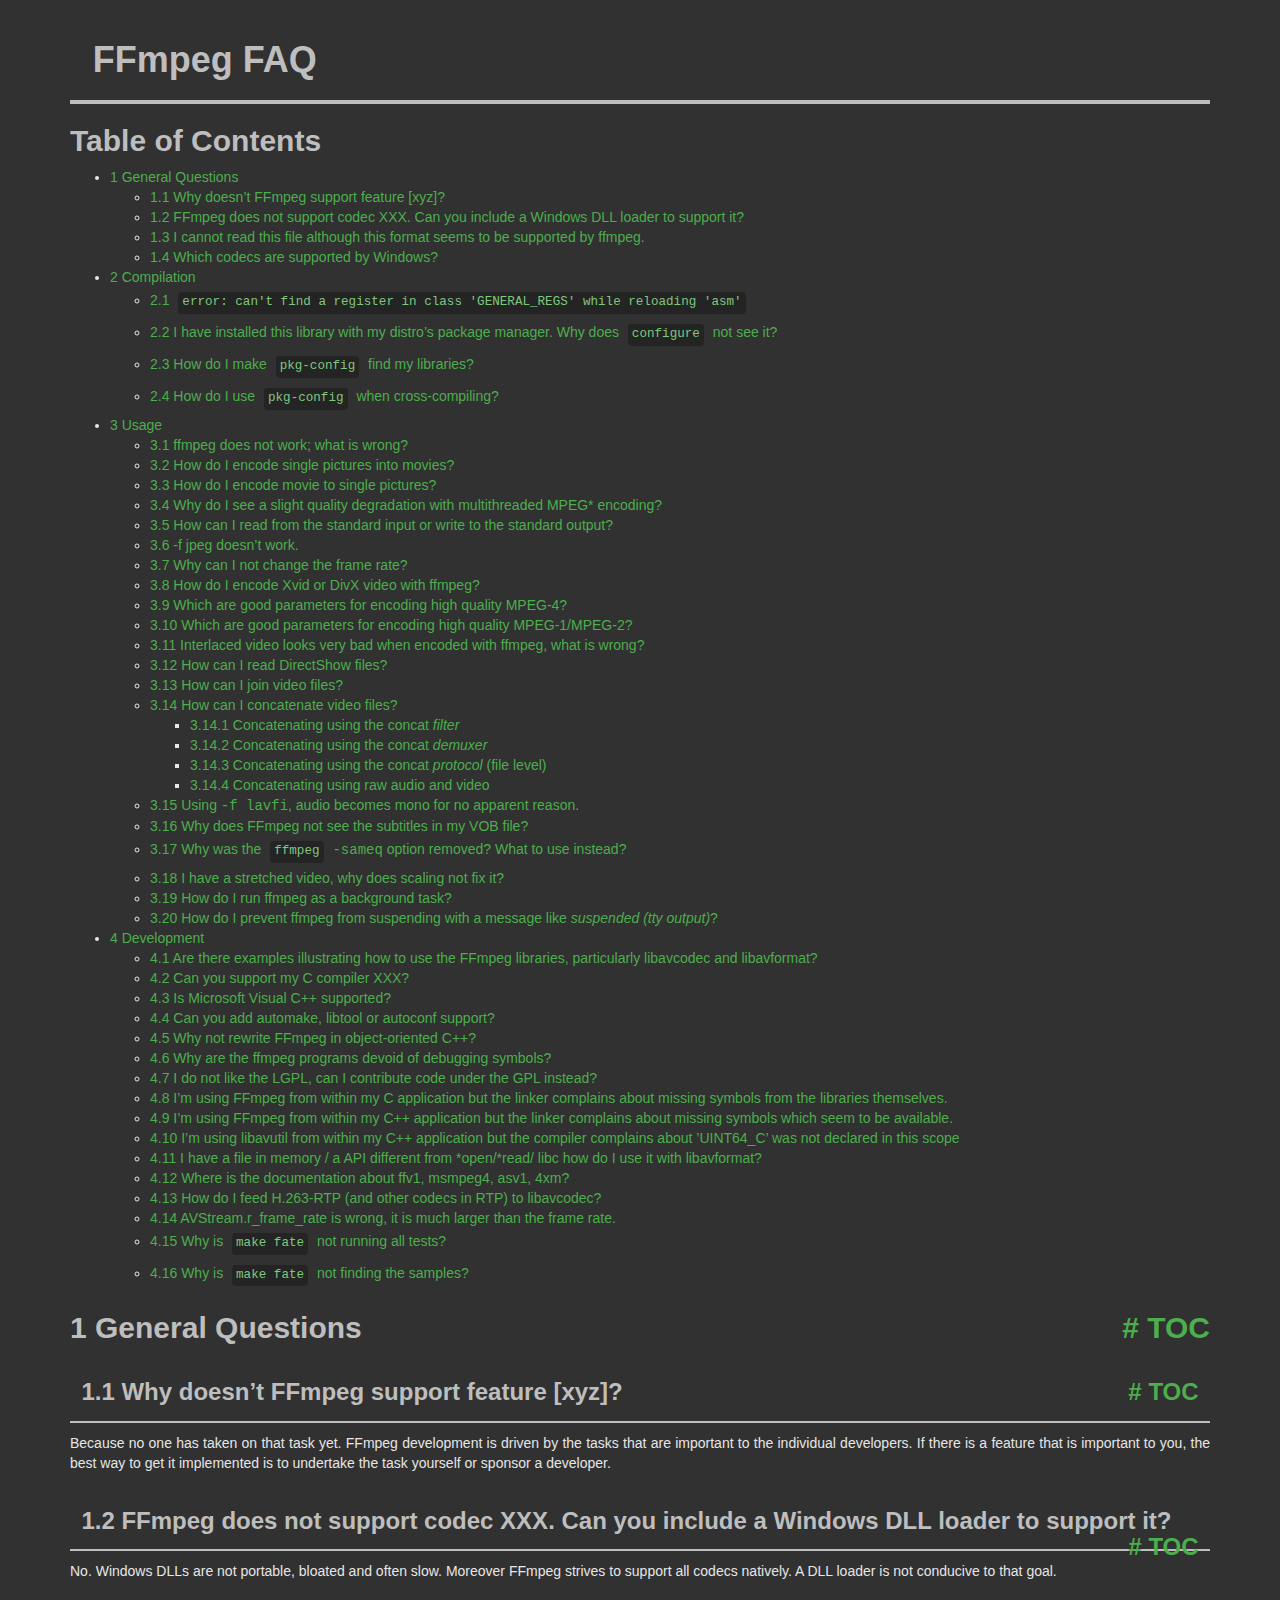
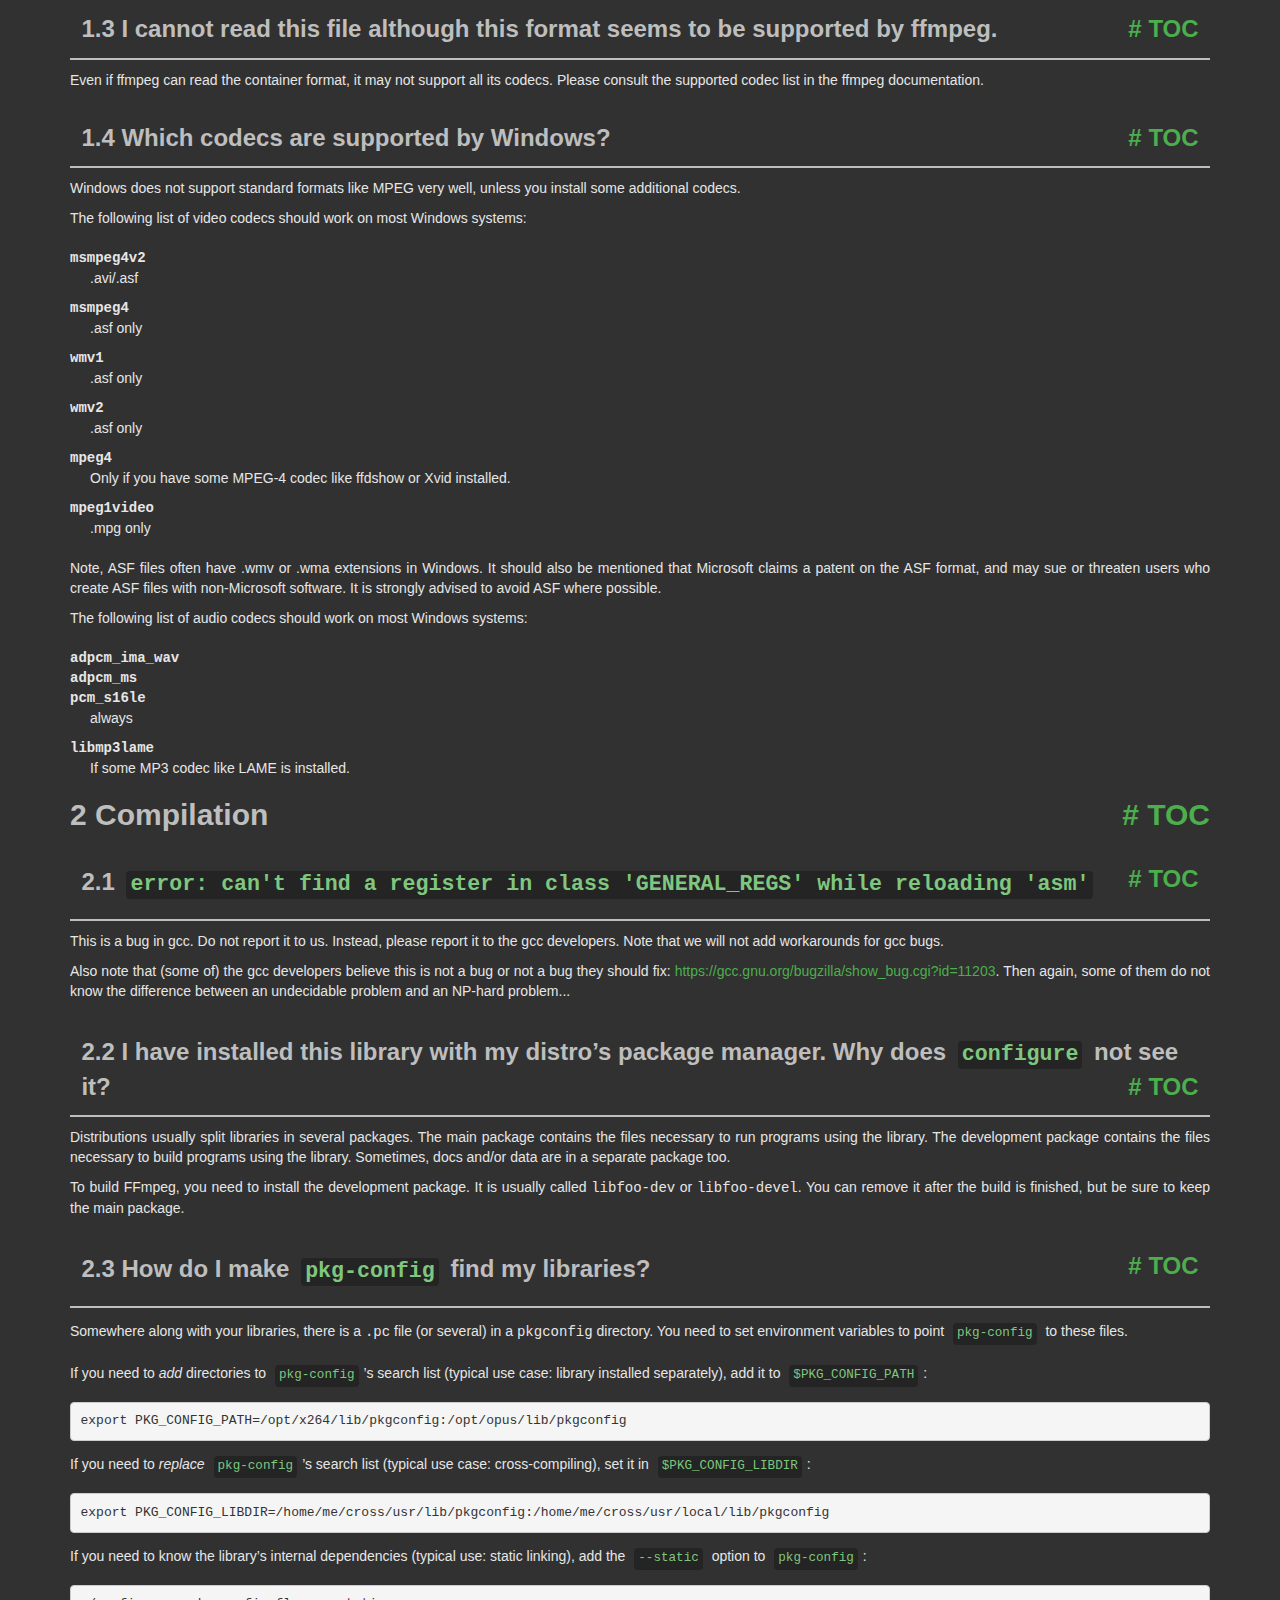
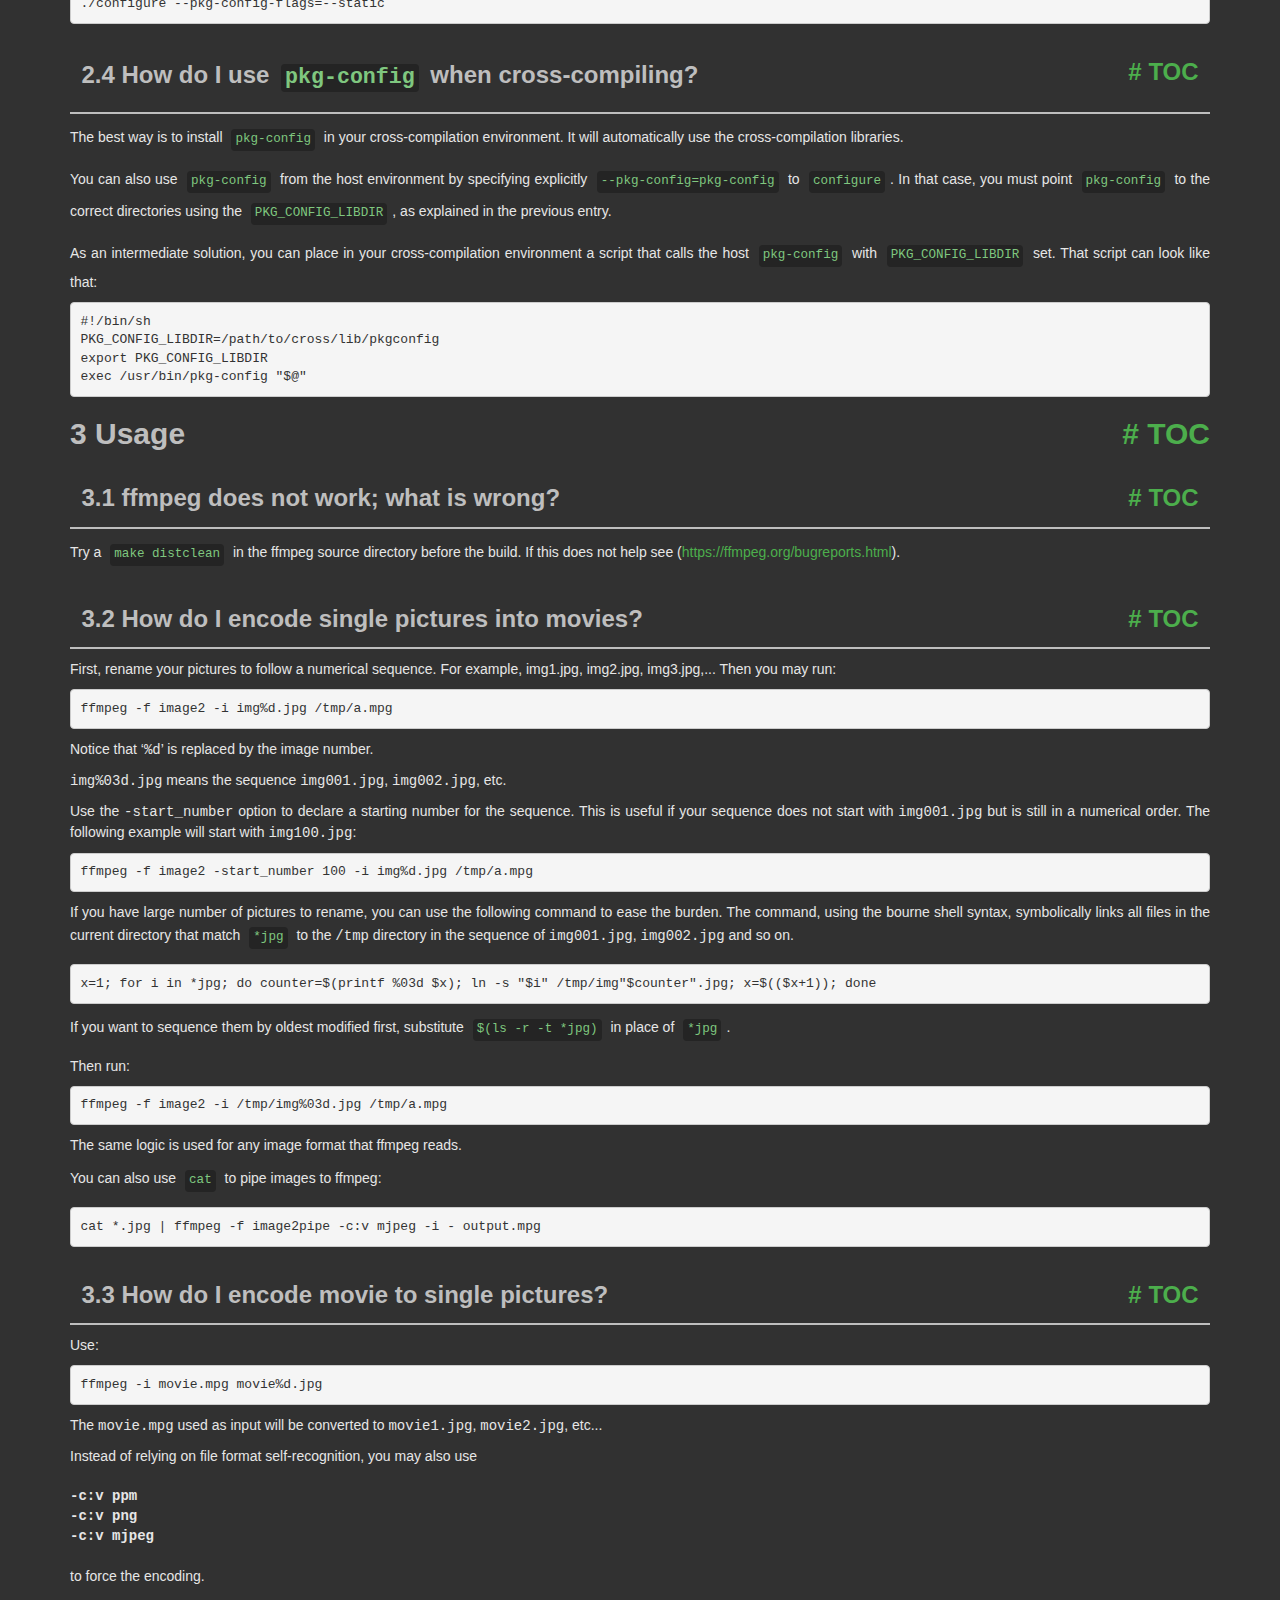
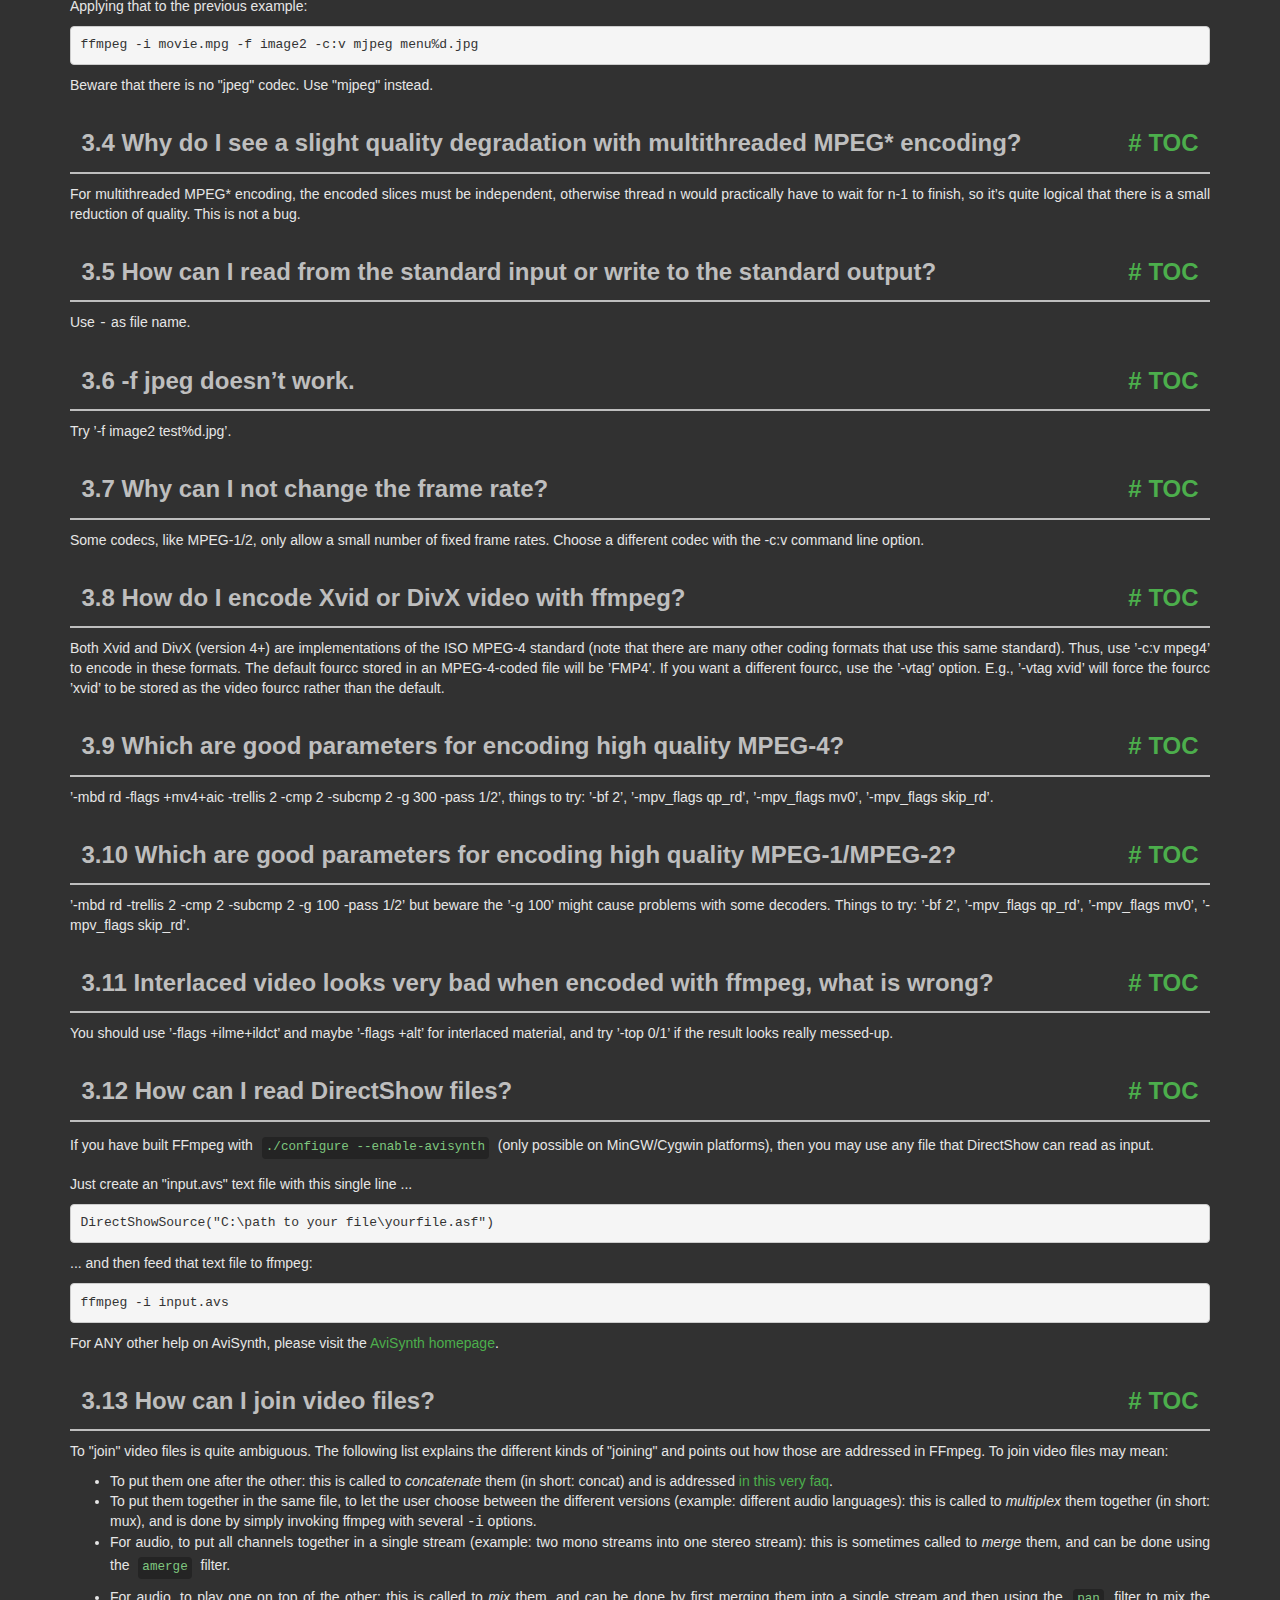
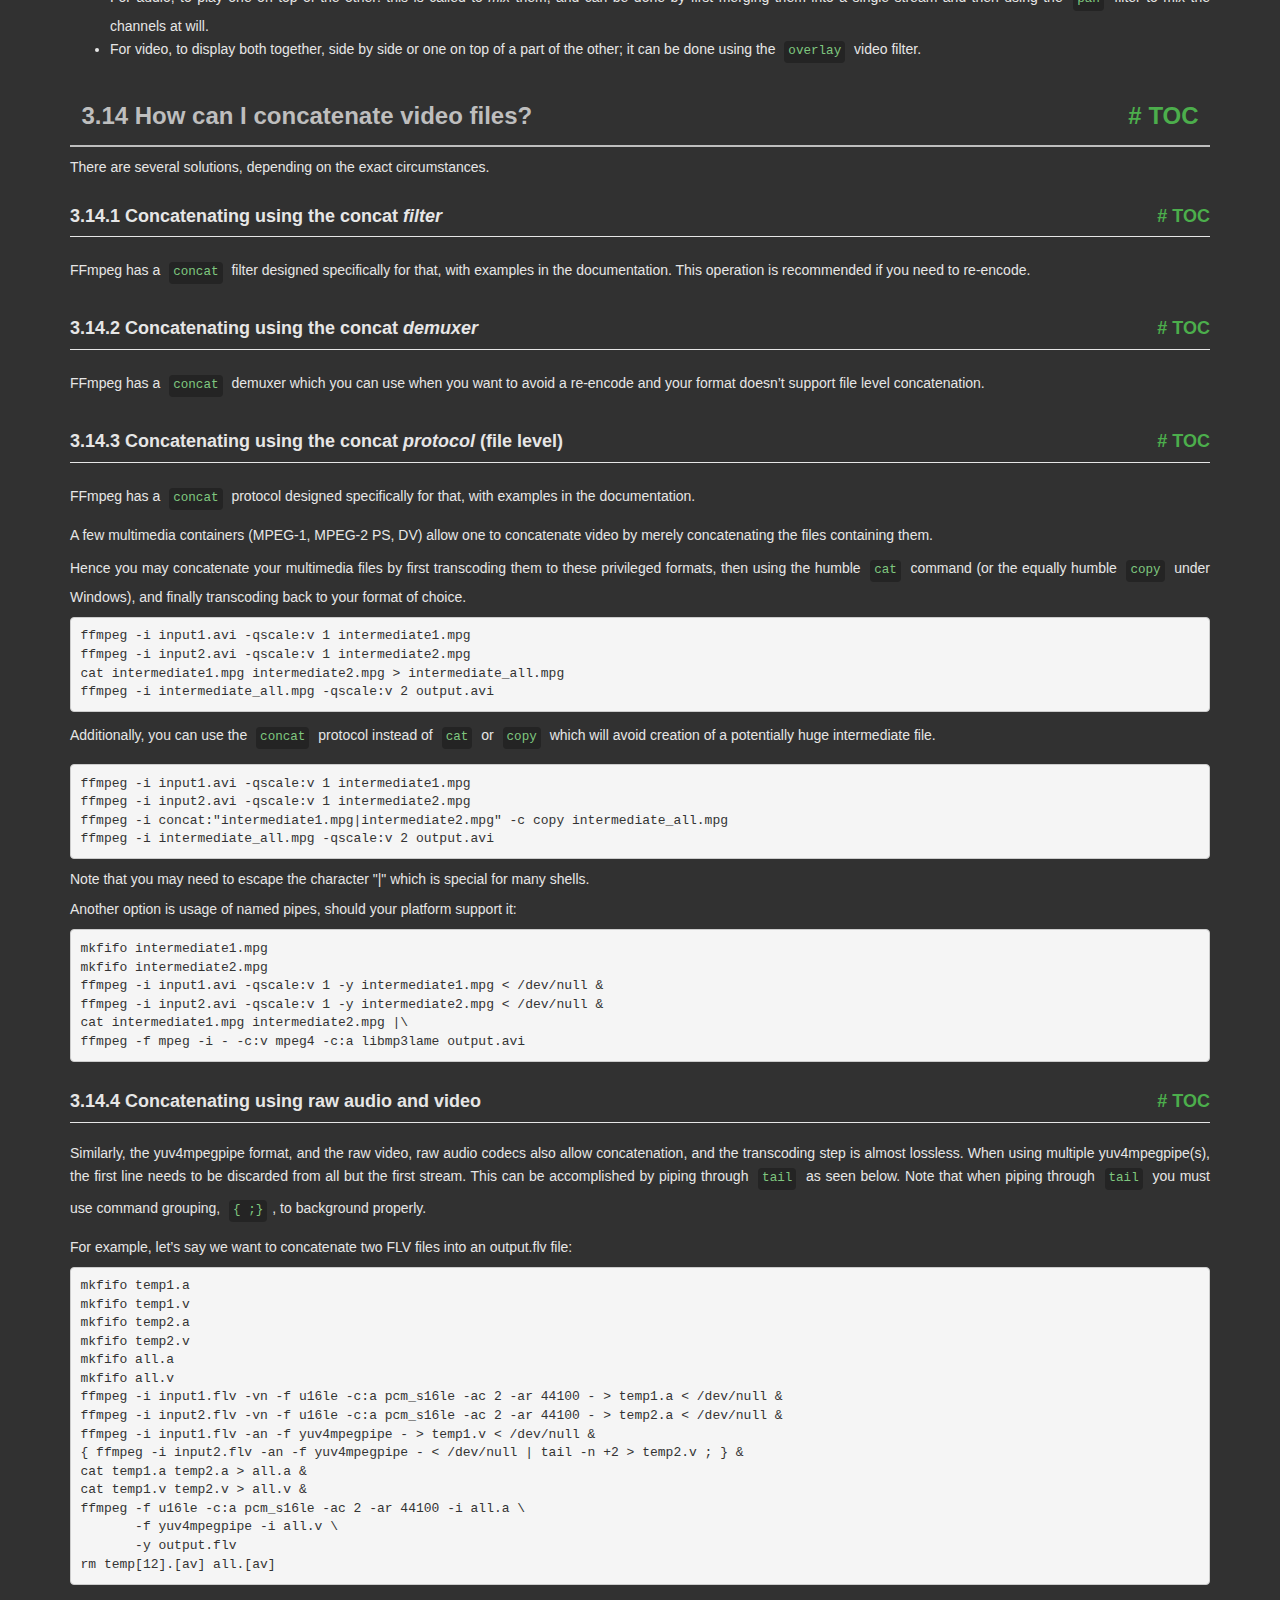
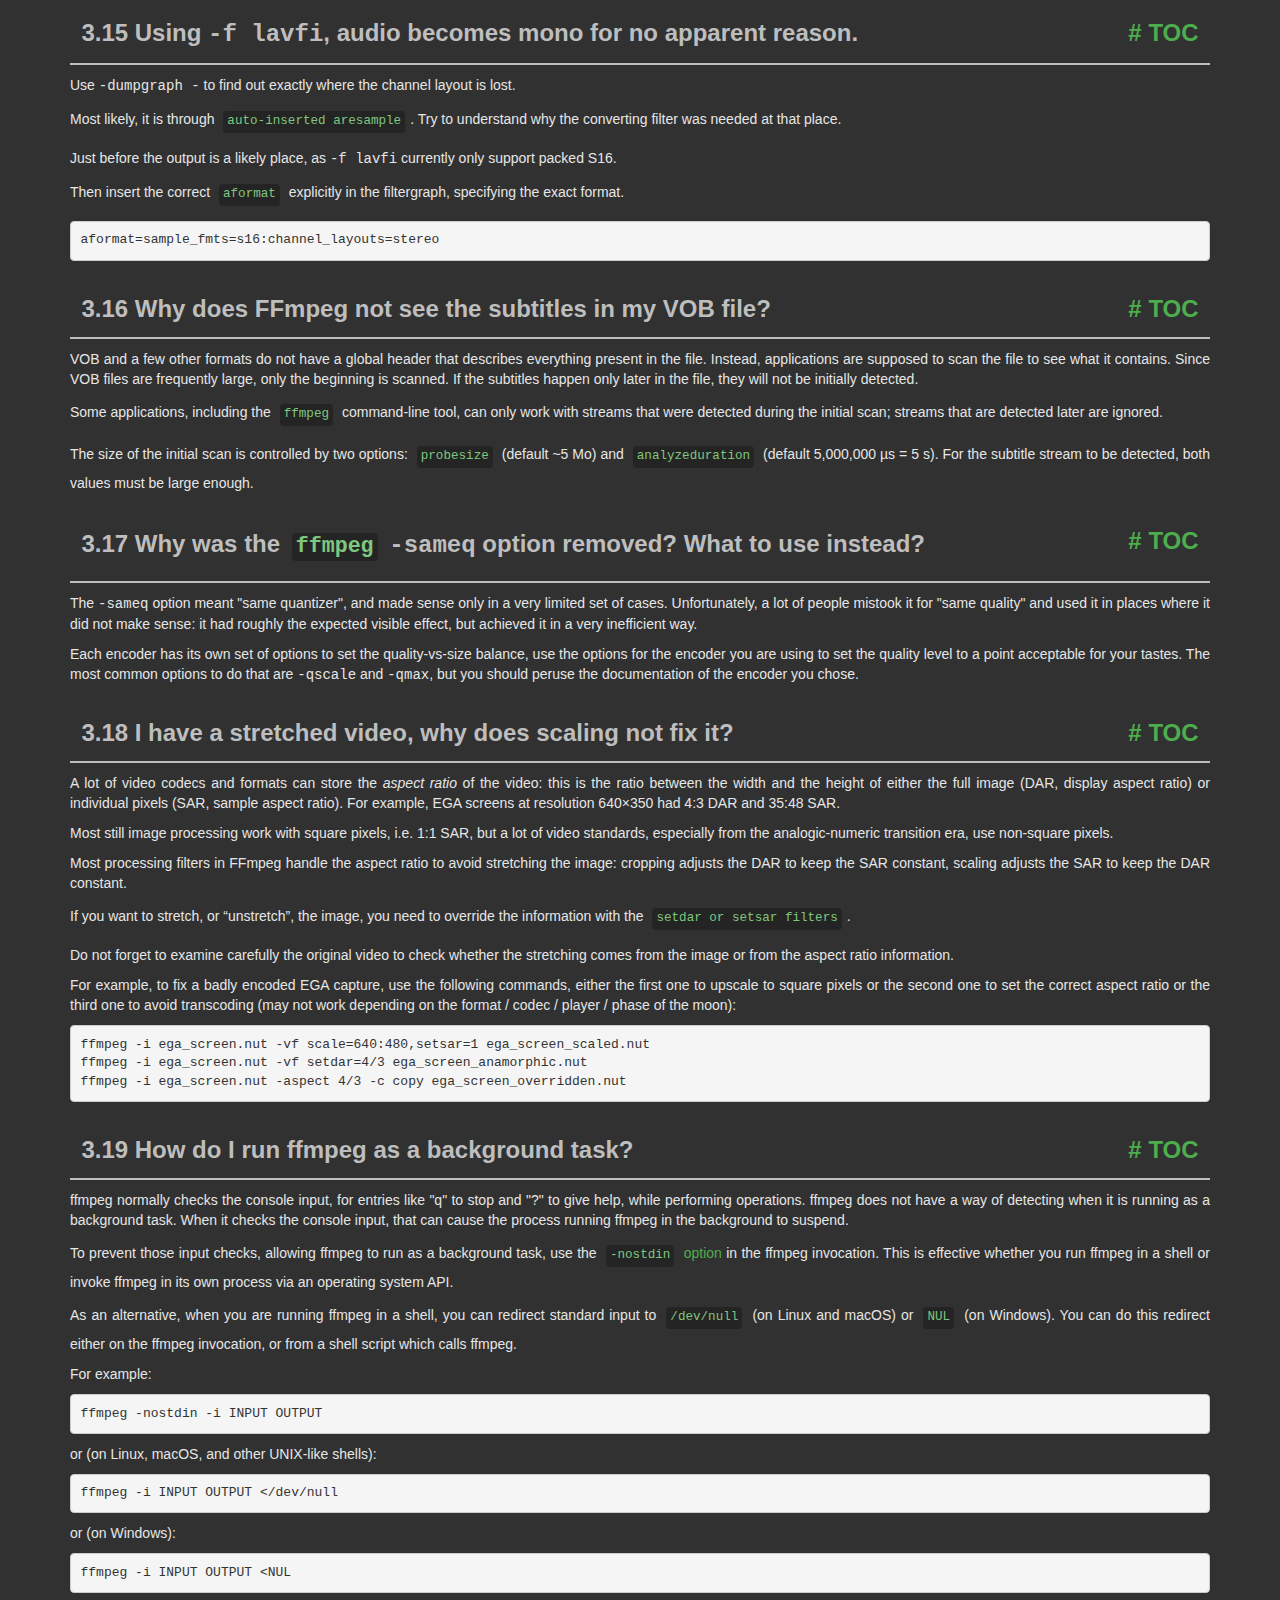
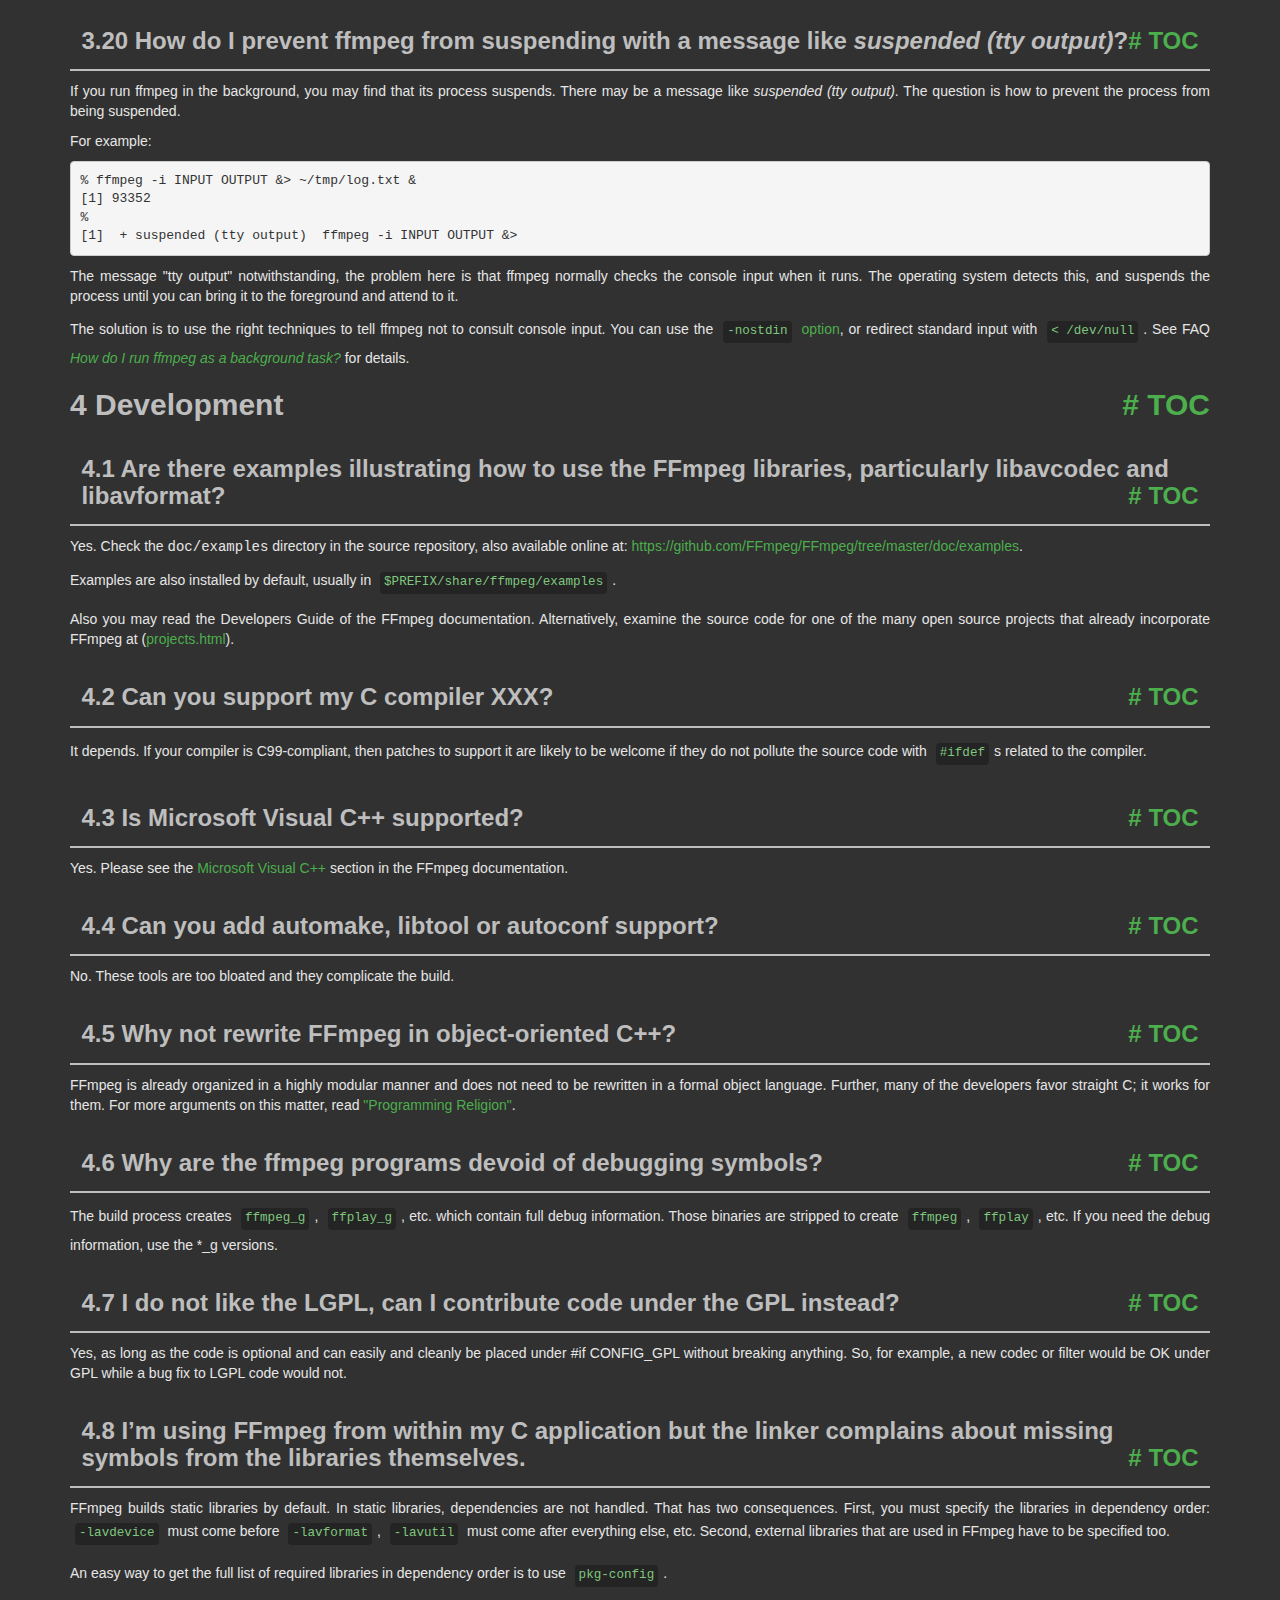
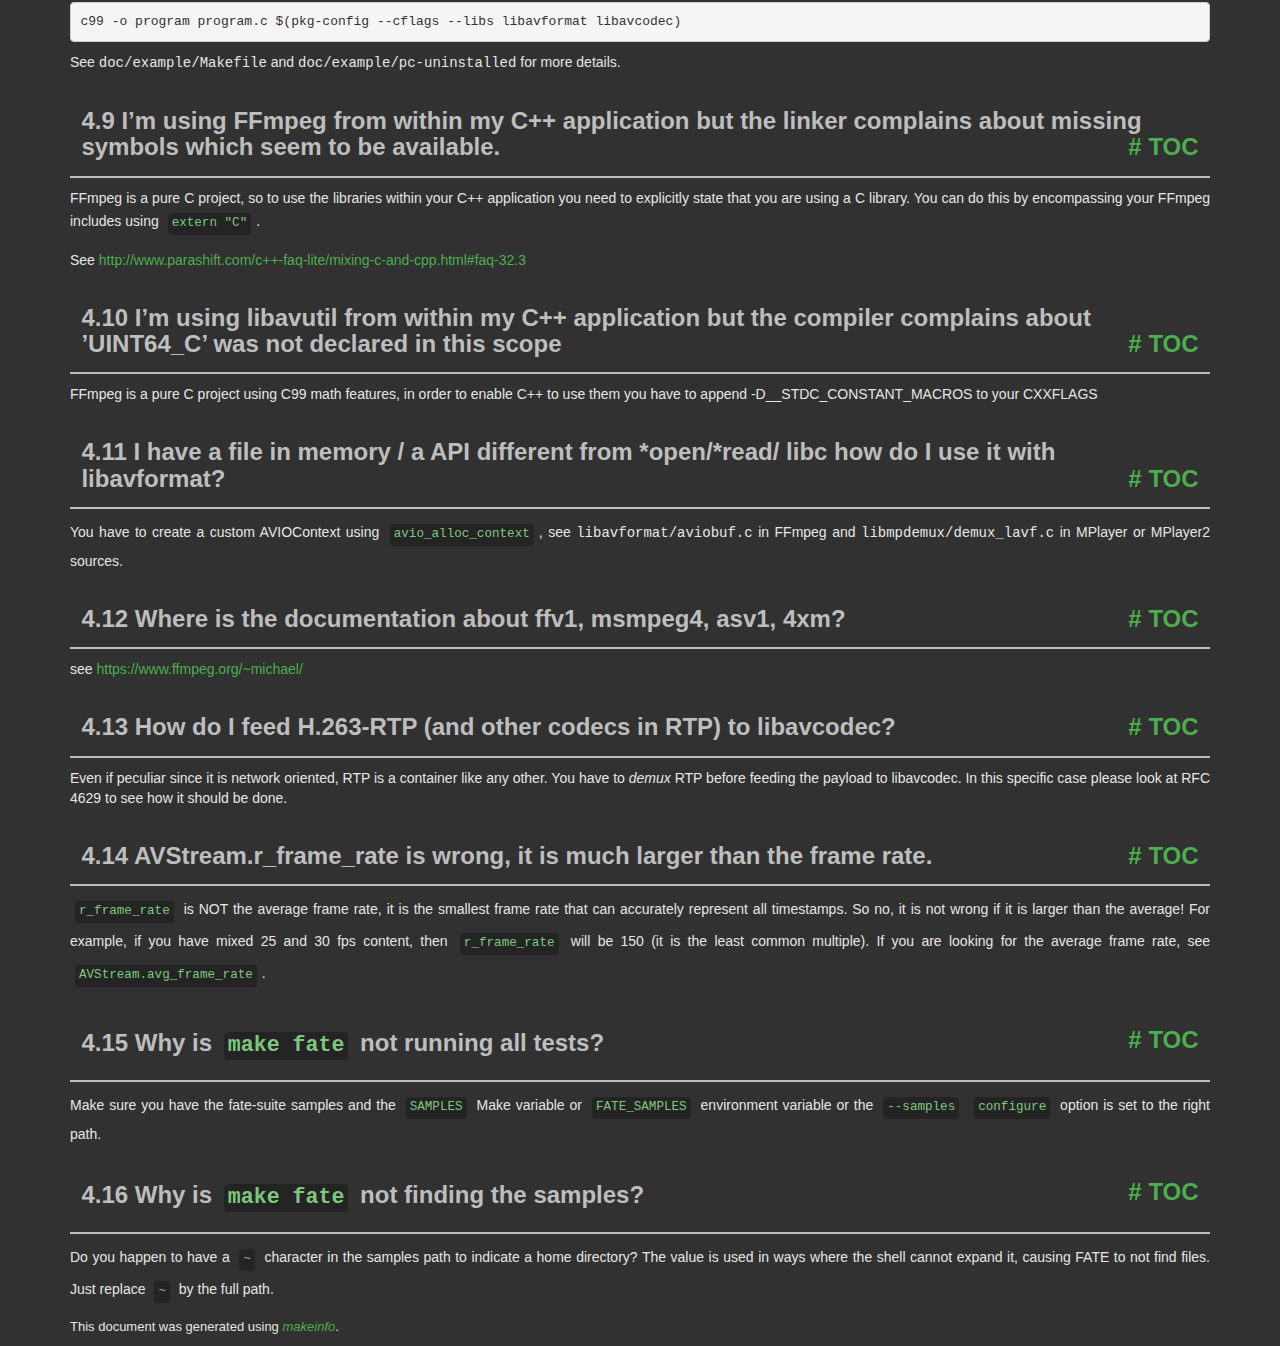
<file: ffmpeg/doc/faq.html>
<!DOCTYPE html PUBLIC "-//W3C//DTD HTML 4.01 Transitional//EN" "http://www.w3.org/TR/html4/loose.dtd">
<html>
<!-- Created by , GNU Texinfo 7.1.1 -->
  <head>
    <meta charset="utf-8">
    <title>
      FFmpeg FAQ
    </title>
    <meta name="viewport" content="width=device-width,initial-scale=1.0">
    <link rel="stylesheet" type="text/css" href="bootstrap.min.css">
    <link rel="stylesheet" type="text/css" href="style.min.css">
  </head>
  <body>
    <div class="container">
      <h1>
      FFmpeg FAQ
      </h1>


<a name="SEC_Top"></a>

<div class="element-contents" id="SEC_Contents">
<h2 class="contents-heading">Table of Contents</h2>

<div class="contents">

<ul class="toc-numbered-mark">
  <li><a id="toc-General-Questions" href="#General-Questions">1 General Questions</a>
  <ul class="toc-numbered-mark">
    <li><a id="toc-Why-doesn_0027t-FFmpeg-support-feature-_005bxyz_005d_003f" href="#Why-doesn_0027t-FFmpeg-support-feature-_005bxyz_005d_003f">1.1 Why doesn&rsquo;t FFmpeg support feature [xyz]?</a></li>
    <li><a id="toc-FFmpeg-does-not-support-codec-XXX_002e-Can-you-include-a-Windows-DLL-loader-to-support-it_003f" href="#FFmpeg-does-not-support-codec-XXX_002e-Can-you-include-a-Windows-DLL-loader-to-support-it_003f">1.2 FFmpeg does not support codec XXX. Can you include a Windows DLL loader to support it?</a></li>
    <li><a id="toc-I-cannot-read-this-file-although-this-format-seems-to-be-supported-by-ffmpeg_002e" href="#I-cannot-read-this-file-although-this-format-seems-to-be-supported-by-ffmpeg_002e">1.3 I cannot read this file although this format seems to be supported by ffmpeg.</a></li>
    <li><a id="toc-Which-codecs-are-supported-by-Windows_003f" href="#Which-codecs-are-supported-by-Windows_003f">1.4 Which codecs are supported by Windows?</a></li>
  </ul></li>
  <li><a id="toc-Compilation" href="#Compilation">2 Compilation</a>
  <ul class="toc-numbered-mark">
    <li><a id="toc-error_003a-can_0027t-find-a-register-in-class-_0027GENERAL_005fREGS_0027-while-reloading-_0027asm_0027" href="#error_003a-can_0027t-find-a-register-in-class-_0027GENERAL_005fREGS_0027-while-reloading-_0027asm_0027">2.1 <code class="code">error: can't find a register in class 'GENERAL_REGS' while reloading 'asm'</code></a></li>
    <li><a id="toc-I-have-installed-this-library-with-my-distro_0027s-package-manager_002e-Why-does-configure-not-see-it_003f" href="#I-have-installed-this-library-with-my-distro_0027s-package-manager_002e-Why-does-configure-not-see-it_003f">2.2 I have installed this library with my distro&rsquo;s package manager. Why does <code class="command">configure</code> not see it?</a></li>
    <li><a id="toc-How-do-I-make-pkg_002dconfig-find-my-libraries_003f" href="#How-do-I-make-pkg_002dconfig-find-my-libraries_003f">2.3 How do I make <code class="command">pkg-config</code> find my libraries?</a></li>
    <li><a id="toc-How-do-I-use-pkg_002dconfig-when-cross_002dcompiling_003f" href="#How-do-I-use-pkg_002dconfig-when-cross_002dcompiling_003f">2.4 How do I use <code class="command">pkg-config</code> when cross-compiling?</a></li>
  </ul></li>
  <li><a id="toc-Usage" href="#Usage">3 Usage</a>
  <ul class="toc-numbered-mark">
    <li><a id="toc-ffmpeg-does-not-work_003b-what-is-wrong_003f" href="#ffmpeg-does-not-work_003b-what-is-wrong_003f">3.1 ffmpeg does not work; what is wrong?</a></li>
    <li><a id="toc-How-do-I-encode-single-pictures-into-movies_003f" href="#How-do-I-encode-single-pictures-into-movies_003f">3.2 How do I encode single pictures into movies?</a></li>
    <li><a id="toc-How-do-I-encode-movie-to-single-pictures_003f" href="#How-do-I-encode-movie-to-single-pictures_003f">3.3 How do I encode movie to single pictures?</a></li>
    <li><a id="toc-Why-do-I-see-a-slight-quality-degradation-with-multithreaded-MPEG_002a-encoding_003f" href="#Why-do-I-see-a-slight-quality-degradation-with-multithreaded-MPEG_002a-encoding_003f">3.4 Why do I see a slight quality degradation with multithreaded MPEG* encoding?</a></li>
    <li><a id="toc-How-can-I-read-from-the-standard-input-or-write-to-the-standard-output_003f" href="#How-can-I-read-from-the-standard-input-or-write-to-the-standard-output_003f">3.5 How can I read from the standard input or write to the standard output?</a></li>
    <li><a id="toc-_002df-jpeg-doesn_0027t-work_002e" href="#g_t_002df-jpeg-doesn_0027t-work_002e">3.6 -f jpeg doesn&rsquo;t work.</a></li>
    <li><a id="toc-Why-can-I-not-change-the-frame-rate_003f" href="#Why-can-I-not-change-the-frame-rate_003f">3.7 Why can I not change the frame rate?</a></li>
    <li><a id="toc-How-do-I-encode-Xvid-or-DivX-video-with-ffmpeg_003f" href="#How-do-I-encode-Xvid-or-DivX-video-with-ffmpeg_003f">3.8 How do I encode Xvid or DivX video with ffmpeg?</a></li>
    <li><a id="toc-Which-are-good-parameters-for-encoding-high-quality-MPEG_002d4_003f" href="#Which-are-good-parameters-for-encoding-high-quality-MPEG_002d4_003f">3.9 Which are good parameters for encoding high quality MPEG-4?</a></li>
    <li><a id="toc-Which-are-good-parameters-for-encoding-high-quality-MPEG_002d1_002fMPEG_002d2_003f" href="#Which-are-good-parameters-for-encoding-high-quality-MPEG_002d1_002fMPEG_002d2_003f">3.10 Which are good parameters for encoding high quality MPEG-1/MPEG-2?</a></li>
    <li><a id="toc-Interlaced-video-looks-very-bad-when-encoded-with-ffmpeg_002c-what-is-wrong_003f" href="#Interlaced-video-looks-very-bad-when-encoded-with-ffmpeg_002c-what-is-wrong_003f">3.11 Interlaced video looks very bad when encoded with ffmpeg, what is wrong?</a></li>
    <li><a id="toc-How-can-I-read-DirectShow-files_003f" href="#How-can-I-read-DirectShow-files_003f">3.12 How can I read DirectShow files?</a></li>
    <li><a id="toc-How-can-I-join-video-files_003f" href="#How-can-I-join-video-files_003f">3.13 How can I join video files?</a></li>
    <li><a id="toc-How-can-I-concatenate-video-files_003f" href="#How-can-I-concatenate-video-files_003f">3.14 How can I concatenate video files?</a>
    <ul class="toc-numbered-mark">
      <li><a id="toc-Concatenating-using-the-concat-filter" href="#Concatenating-using-the-concat-filter">3.14.1 Concatenating using the concat <em class="emph">filter</em></a></li>
      <li><a id="toc-Concatenating-using-the-concat-demuxer" href="#Concatenating-using-the-concat-demuxer">3.14.2 Concatenating using the concat <em class="emph">demuxer</em></a></li>
      <li><a id="toc-Concatenating-using-the-concat-protocol-_0028file-level_0029" href="#Concatenating-using-the-concat-protocol-_0028file-level_0029">3.14.3 Concatenating using the concat <em class="emph">protocol</em> (file level)</a></li>
      <li><a id="toc-Concatenating-using-raw-audio-and-video" href="#Concatenating-using-raw-audio-and-video">3.14.4 Concatenating using raw audio and video</a></li>
    </ul></li>
    <li><a id="toc-Using-_002df-lavfi_002c-audio-becomes-mono-for-no-apparent-reason_002e" href="#Using-_002df-lavfi_002c-audio-becomes-mono-for-no-apparent-reason_002e">3.15 Using <samp class="option">-f lavfi</samp>, audio becomes mono for no apparent reason.</a></li>
    <li><a id="toc-Why-does-FFmpeg-not-see-the-subtitles-in-my-VOB-file_003f" href="#Why-does-FFmpeg-not-see-the-subtitles-in-my-VOB-file_003f">3.16 Why does FFmpeg not see the subtitles in my VOB file?</a></li>
    <li><a id="toc-Why-was-the-ffmpeg-_002dsameq-option-removed_003f-What-to-use-instead_003f" href="#Why-was-the-ffmpeg-_002dsameq-option-removed_003f-What-to-use-instead_003f">3.17 Why was the <code class="command">ffmpeg</code> <samp class="option">-sameq</samp> option removed? What to use instead?</a></li>
    <li><a id="toc-I-have-a-stretched-video_002c-why-does-scaling-not-fix-it_003f" href="#I-have-a-stretched-video_002c-why-does-scaling-not-fix-it_003f">3.18 I have a stretched video, why does scaling not fix it?</a></li>
    <li><a id="toc-How-do-I-run-ffmpeg-as-a-background-task_003f" href="#How-do-I-run-ffmpeg-as-a-background-task_003f">3.19 How do I run ffmpeg as a background task?</a></li>
    <li><a id="toc-How-do-I-prevent-ffmpeg-from-suspending-with-a-message-like-suspended-_0028tty-output_0029_003f" href="#How-do-I-prevent-ffmpeg-from-suspending-with-a-message-like-suspended-_0028tty-output_0029_003f">3.20 How do I prevent ffmpeg from suspending with a message like <em class="emph">suspended (tty output)</em>?</a></li>
  </ul></li>
  <li><a id="toc-Development" href="#Development">4 Development</a>
  <ul class="toc-numbered-mark">
    <li><a id="toc-Are-there-examples-illustrating-how-to-use-the-FFmpeg-libraries_002c-particularly-libavcodec-and-libavformat_003f" href="#Are-there-examples-illustrating-how-to-use-the-FFmpeg-libraries_002c-particularly-libavcodec-and-libavformat_003f">4.1 Are there examples illustrating how to use the FFmpeg libraries, particularly libavcodec and libavformat?</a></li>
    <li><a id="toc-Can-you-support-my-C-compiler-XXX_003f" href="#Can-you-support-my-C-compiler-XXX_003f">4.2 Can you support my C compiler XXX?</a></li>
    <li><a id="toc-Is-Microsoft-Visual-C_002b_002b-supported_003f" href="#Is-Microsoft-Visual-C_002b_002b-supported_003f">4.3 Is Microsoft Visual C++ supported?</a></li>
    <li><a id="toc-Can-you-add-automake_002c-libtool-or-autoconf-support_003f" href="#Can-you-add-automake_002c-libtool-or-autoconf-support_003f">4.4 Can you add automake, libtool or autoconf support?</a></li>
    <li><a id="toc-Why-not-rewrite-FFmpeg-in-object_002doriented-C_002b_002b_003f" href="#Why-not-rewrite-FFmpeg-in-object_002doriented-C_002b_002b_003f">4.5 Why not rewrite FFmpeg in object-oriented C++?</a></li>
    <li><a id="toc-Why-are-the-ffmpeg-programs-devoid-of-debugging-symbols_003f" href="#Why-are-the-ffmpeg-programs-devoid-of-debugging-symbols_003f">4.6 Why are the ffmpeg programs devoid of debugging symbols?</a></li>
    <li><a id="toc-I-do-not-like-the-LGPL_002c-can-I-contribute-code-under-the-GPL-instead_003f" href="#I-do-not-like-the-LGPL_002c-can-I-contribute-code-under-the-GPL-instead_003f">4.7 I do not like the LGPL, can I contribute code under the GPL instead?</a></li>
    <li><a id="toc-I_0027m-using-FFmpeg-from-within-my-C-application-but-the-linker-complains-about-missing-symbols-from-the-libraries-themselves_002e" href="#I_0027m-using-FFmpeg-from-within-my-C-application-but-the-linker-complains-about-missing-symbols-from-the-libraries-themselves_002e">4.8 I&rsquo;m using FFmpeg from within my C application but the linker complains about missing symbols from the libraries themselves.</a></li>
    <li><a id="toc-I_0027m-using-FFmpeg-from-within-my-C_002b_002b-application-but-the-linker-complains-about-missing-symbols-which-seem-to-be-available_002e" href="#I_0027m-using-FFmpeg-from-within-my-C_002b_002b-application-but-the-linker-complains-about-missing-symbols-which-seem-to-be-available_002e">4.9 I&rsquo;m using FFmpeg from within my C++ application but the linker complains about missing symbols which seem to be available.</a></li>
    <li><a id="toc-I_0027m-using-libavutil-from-within-my-C_002b_002b-application-but-the-compiler-complains-about-_0027UINT64_005fC_0027-was-not-declared-in-this-scope" href="#I_0027m-using-libavutil-from-within-my-C_002b_002b-application-but-the-compiler-complains-about-_0027UINT64_005fC_0027-was-not-declared-in-this-scope">4.10 I&rsquo;m using libavutil from within my C++ application but the compiler complains about &rsquo;UINT64_C&rsquo; was not declared in this scope</a></li>
    <li><a id="toc-I-have-a-file-in-memory-_002f-a-API-different-from-_002aopen_002f_002aread_002f-libc-how-do-I-use-it-with-libavformat_003f" href="#I-have-a-file-in-memory-_002f-a-API-different-from-_002aopen_002f_002aread_002f-libc-how-do-I-use-it-with-libavformat_003f">4.11 I have a file in memory / a API different from *open/*read/ libc how do I use it with libavformat?</a></li>
    <li><a id="toc-Where-is-the-documentation-about-ffv1_002c-msmpeg4_002c-asv1_002c-4xm_003f" href="#Where-is-the-documentation-about-ffv1_002c-msmpeg4_002c-asv1_002c-4xm_003f">4.12 Where is the documentation about ffv1, msmpeg4, asv1, 4xm?</a></li>
    <li><a id="toc-How-do-I-feed-H_002e263_002dRTP-_0028and-other-codecs-in-RTP_0029-to-libavcodec_003f" href="#How-do-I-feed-H_002e263_002dRTP-_0028and-other-codecs-in-RTP_0029-to-libavcodec_003f">4.13 How do I feed H.263-RTP (and other codecs in RTP) to libavcodec?</a></li>
    <li><a id="toc-AVStream_002er_005fframe_005frate-is-wrong_002c-it-is-much-larger-than-the-frame-rate_002e" href="#AVStream_002er_005fframe_005frate-is-wrong_002c-it-is-much-larger-than-the-frame-rate_002e">4.14 AVStream.r_frame_rate is wrong, it is much larger than the frame rate.</a></li>
    <li><a id="toc-Why-is-make-fate-not-running-all-tests_003f" href="#Why-is-make-fate-not-running-all-tests_003f">4.15 Why is <code class="code">make fate</code> not running all tests?</a></li>
    <li><a id="toc-Why-is-make-fate-not-finding-the-samples_003f" href="#Why-is-make-fate-not-finding-the-samples_003f">4.16 Why is <code class="code">make fate</code> not finding the samples?</a></li>
  </ul></li>
</ul>
</div>
</div>

<a name="General-Questions"></a>
<h2 class="chapter">1 General Questions<span class="pull-right"><a class="anchor hidden-xs" href="#General-Questions" aria-hidden="true">#</a> <a class="anchor hidden-xs"href="#toc-General-Questions" aria-hidden="true">TOC</a></span></h2>

<a name="Why-doesn_0027t-FFmpeg-support-feature-_005bxyz_005d_003f"></a>
<h3 class="section">1.1 Why doesn&rsquo;t FFmpeg support feature [xyz]?<span class="pull-right"><a class="anchor hidden-xs" href="#Why-doesn_0027t-FFmpeg-support-feature-_005bxyz_005d_003f" aria-hidden="true">#</a> <a class="anchor hidden-xs"href="#toc-Why-doesn_0027t-FFmpeg-support-feature-_005bxyz_005d_003f" aria-hidden="true">TOC</a></span></h3>

<p>Because no one has taken on that task yet. FFmpeg development is
driven by the tasks that are important to the individual developers.
If there is a feature that is important to you, the best way to get
it implemented is to undertake the task yourself or sponsor a developer.
</p>
<a name="FFmpeg-does-not-support-codec-XXX_002e-Can-you-include-a-Windows-DLL-loader-to-support-it_003f"></a>
<h3 class="section">1.2 FFmpeg does not support codec XXX. Can you include a Windows DLL loader to support it?<span class="pull-right"><a class="anchor hidden-xs" href="#FFmpeg-does-not-support-codec-XXX_002e-Can-you-include-a-Windows-DLL-loader-to-support-it_003f" aria-hidden="true">#</a> <a class="anchor hidden-xs"href="#toc-FFmpeg-does-not-support-codec-XXX_002e-Can-you-include-a-Windows-DLL-loader-to-support-it_003f" aria-hidden="true">TOC</a></span></h3>

<p>No. Windows DLLs are not portable, bloated and often slow.
Moreover FFmpeg strives to support all codecs natively.
A DLL loader is not conducive to that goal.
</p>
<a name="I-cannot-read-this-file-although-this-format-seems-to-be-supported-by-ffmpeg_002e"></a>
<h3 class="section">1.3 I cannot read this file although this format seems to be supported by ffmpeg.<span class="pull-right"><a class="anchor hidden-xs" href="#I-cannot-read-this-file-although-this-format-seems-to-be-supported-by-ffmpeg_002e" aria-hidden="true">#</a> <a class="anchor hidden-xs"href="#toc-I-cannot-read-this-file-although-this-format-seems-to-be-supported-by-ffmpeg_002e" aria-hidden="true">TOC</a></span></h3>

<p>Even if ffmpeg can read the container format, it may not support all its
codecs. Please consult the supported codec list in the ffmpeg
documentation.
</p>
<a name="Which-codecs-are-supported-by-Windows_003f"></a>
<h3 class="section">1.4 Which codecs are supported by Windows?<span class="pull-right"><a class="anchor hidden-xs" href="#Which-codecs-are-supported-by-Windows_003f" aria-hidden="true">#</a> <a class="anchor hidden-xs"href="#toc-Which-codecs-are-supported-by-Windows_003f" aria-hidden="true">TOC</a></span></h3>

<p>Windows does not support standard formats like MPEG very well, unless you
install some additional codecs.
</p>
<p>The following list of video codecs should work on most Windows systems:
</p><dl class="table">
<dt><samp class="option">msmpeg4v2</samp></dt>
<dd><p>.avi/.asf
</p></dd>
<dt><samp class="option">msmpeg4</samp></dt>
<dd><p>.asf only
</p></dd>
<dt><samp class="option">wmv1</samp></dt>
<dd><p>.asf only
</p></dd>
<dt><samp class="option">wmv2</samp></dt>
<dd><p>.asf only
</p></dd>
<dt><samp class="option">mpeg4</samp></dt>
<dd><p>Only if you have some MPEG-4 codec like ffdshow or Xvid installed.
</p></dd>
<dt><samp class="option">mpeg1video</samp></dt>
<dd><p>.mpg only
</p></dd>
</dl>
<p>Note, ASF files often have .wmv or .wma extensions in Windows. It should also
be mentioned that Microsoft claims a patent on the ASF format, and may sue
or threaten users who create ASF files with non-Microsoft software. It is
strongly advised to avoid ASF where possible.
</p>
<p>The following list of audio codecs should work on most Windows systems:
</p><dl class="table">
<dt><samp class="option">adpcm_ima_wav</samp></dt>
<dt><samp class="option">adpcm_ms</samp></dt>
<dt><samp class="option">pcm_s16le</samp></dt>
<dd><p>always
</p></dd>
<dt><samp class="option">libmp3lame</samp></dt>
<dd><p>If some MP3 codec like LAME is installed.
</p></dd>
</dl>


<a name="Compilation"></a>
<h2 class="chapter">2 Compilation<span class="pull-right"><a class="anchor hidden-xs" href="#Compilation" aria-hidden="true">#</a> <a class="anchor hidden-xs"href="#toc-Compilation" aria-hidden="true">TOC</a></span></h2>

<a name="error_003a-can_0027t-find-a-register-in-class-_0027GENERAL_005fREGS_0027-while-reloading-_0027asm_0027"></a>
<h3 class="section">2.1 <code class="code">error: can't find a register in class 'GENERAL_REGS' while reloading 'asm'</code><span class="pull-right"><a class="anchor hidden-xs" href="#error_003a-can_0027t-find-a-register-in-class-_0027GENERAL_005fREGS_0027-while-reloading-_0027asm_0027" aria-hidden="true">#</a> <a class="anchor hidden-xs"href="#toc-error_003a-can_0027t-find-a-register-in-class-_0027GENERAL_005fREGS_0027-while-reloading-_0027asm_0027" aria-hidden="true">TOC</a></span></h3>

<p>This is a bug in gcc. Do not report it to us. Instead, please report it to
the gcc developers. Note that we will not add workarounds for gcc bugs.
</p>
<p>Also note that (some of) the gcc developers believe this is not a bug or
not a bug they should fix:
<a class="url" href="https://gcc.gnu.org/bugzilla/show_bug.cgi?id=11203">https://gcc.gnu.org/bugzilla/show_bug.cgi?id=11203</a>.
Then again, some of them do not know the difference between an undecidable
problem and an NP-hard problem...
</p>
<a name="I-have-installed-this-library-with-my-distro_0027s-package-manager_002e-Why-does-configure-not-see-it_003f"></a>
<h3 class="section">2.2 I have installed this library with my distro&rsquo;s package manager. Why does <code class="command">configure</code> not see it?<span class="pull-right"><a class="anchor hidden-xs" href="#I-have-installed-this-library-with-my-distro_0027s-package-manager_002e-Why-does-configure-not-see-it_003f" aria-hidden="true">#</a> <a class="anchor hidden-xs"href="#toc-I-have-installed-this-library-with-my-distro_0027s-package-manager_002e-Why-does-configure-not-see-it_003f" aria-hidden="true">TOC</a></span></h3>

<p>Distributions usually split libraries in several packages. The main package
contains the files necessary to run programs using the library. The
development package contains the files necessary to build programs using the
library. Sometimes, docs and/or data are in a separate package too.
</p>
<p>To build FFmpeg, you need to install the development package. It is usually
called <samp class="file">libfoo-dev</samp> or <samp class="file">libfoo-devel</samp>. You can remove it after the
build is finished, but be sure to keep the main package.
</p>
<a name="How-do-I-make-pkg_002dconfig-find-my-libraries_003f"></a>
<h3 class="section">2.3 How do I make <code class="command">pkg-config</code> find my libraries?<span class="pull-right"><a class="anchor hidden-xs" href="#How-do-I-make-pkg_002dconfig-find-my-libraries_003f" aria-hidden="true">#</a> <a class="anchor hidden-xs"href="#toc-How-do-I-make-pkg_002dconfig-find-my-libraries_003f" aria-hidden="true">TOC</a></span></h3>

<p>Somewhere along with your libraries, there is a <samp class="file">.pc</samp> file (or several)
in a <samp class="file">pkgconfig</samp> directory. You need to set environment variables to
point <code class="command">pkg-config</code> to these files.
</p>
<p>If you need to <em class="emph">add</em> directories to <code class="command">pkg-config</code>&rsquo;s search list
(typical use case: library installed separately), add it to
<code class="code">$PKG_CONFIG_PATH</code>:
</p>
<div class="example">
<pre class="example-preformatted">export PKG_CONFIG_PATH=/opt/x264/lib/pkgconfig:/opt/opus/lib/pkgconfig
</pre></div>

<p>If you need to <em class="emph">replace</em> <code class="command">pkg-config</code>&rsquo;s search list
(typical use case: cross-compiling), set it in
<code class="code">$PKG_CONFIG_LIBDIR</code>:
</p>
<div class="example">
<pre class="example-preformatted">export PKG_CONFIG_LIBDIR=/home/me/cross/usr/lib/pkgconfig:/home/me/cross/usr/local/lib/pkgconfig
</pre></div>

<p>If you need to know the library&rsquo;s internal dependencies (typical use: static
linking), add the <code class="code">--static</code> option to <code class="command">pkg-config</code>:
</p>
<div class="example">
<pre class="example-preformatted">./configure --pkg-config-flags=--static
</pre></div>

<a name="How-do-I-use-pkg_002dconfig-when-cross_002dcompiling_003f"></a>
<h3 class="section">2.4 How do I use <code class="command">pkg-config</code> when cross-compiling?<span class="pull-right"><a class="anchor hidden-xs" href="#How-do-I-use-pkg_002dconfig-when-cross_002dcompiling_003f" aria-hidden="true">#</a> <a class="anchor hidden-xs"href="#toc-How-do-I-use-pkg_002dconfig-when-cross_002dcompiling_003f" aria-hidden="true">TOC</a></span></h3>

<p>The best way is to install <code class="command">pkg-config</code> in your cross-compilation
environment. It will automatically use the cross-compilation libraries.
</p>
<p>You can also use <code class="command">pkg-config</code> from the host environment by
specifying explicitly <code class="code">--pkg-config=pkg-config</code> to <code class="command">configure</code>.
In that case, you must point <code class="command">pkg-config</code> to the correct directories
using the <code class="code">PKG_CONFIG_LIBDIR</code>, as explained in the previous entry.
</p>
<p>As an intermediate solution, you can place in your cross-compilation
environment a script that calls the host <code class="command">pkg-config</code> with
<code class="code">PKG_CONFIG_LIBDIR</code> set. That script can look like that:
</p>
<div class="example">
<pre class="example-preformatted">#!/bin/sh
PKG_CONFIG_LIBDIR=/path/to/cross/lib/pkgconfig
export PKG_CONFIG_LIBDIR
exec /usr/bin/pkg-config &quot;$@&quot;
</pre></div>

<a name="Usage"></a>
<h2 class="chapter">3 Usage<span class="pull-right"><a class="anchor hidden-xs" href="#Usage" aria-hidden="true">#</a> <a class="anchor hidden-xs"href="#toc-Usage" aria-hidden="true">TOC</a></span></h2>

<a name="ffmpeg-does-not-work_003b-what-is-wrong_003f"></a>
<h3 class="section">3.1 ffmpeg does not work; what is wrong?<span class="pull-right"><a class="anchor hidden-xs" href="#ffmpeg-does-not-work_003b-what-is-wrong_003f" aria-hidden="true">#</a> <a class="anchor hidden-xs"href="#toc-ffmpeg-does-not-work_003b-what-is-wrong_003f" aria-hidden="true">TOC</a></span></h3>

<p>Try a <code class="code">make distclean</code> in the ffmpeg source directory before the build.
If this does not help see
(<a class="url" href="https://ffmpeg.org/bugreports.html">https://ffmpeg.org/bugreports.html</a>).
</p>
<a name="How-do-I-encode-single-pictures-into-movies_003f"></a>
<h3 class="section">3.2 How do I encode single pictures into movies?<span class="pull-right"><a class="anchor hidden-xs" href="#How-do-I-encode-single-pictures-into-movies_003f" aria-hidden="true">#</a> <a class="anchor hidden-xs"href="#toc-How-do-I-encode-single-pictures-into-movies_003f" aria-hidden="true">TOC</a></span></h3>

<p>First, rename your pictures to follow a numerical sequence.
For example, img1.jpg, img2.jpg, img3.jpg,...
Then you may run:
</p>
<div class="example">
<pre class="example-preformatted">ffmpeg -f image2 -i img%d.jpg /tmp/a.mpg
</pre></div>

<p>Notice that &lsquo;<samp class="samp">%d</samp>&rsquo; is replaced by the image number.
</p>
<p><samp class="file">img%03d.jpg</samp> means the sequence <samp class="file">img001.jpg</samp>, <samp class="file">img002.jpg</samp>, etc.
</p>
<p>Use the <samp class="option">-start_number</samp> option to declare a starting number for
the sequence. This is useful if your sequence does not start with
<samp class="file">img001.jpg</samp> but is still in a numerical order. The following
example will start with <samp class="file">img100.jpg</samp>:
</p>
<div class="example">
<pre class="example-preformatted">ffmpeg -f image2 -start_number 100 -i img%d.jpg /tmp/a.mpg
</pre></div>

<p>If you have large number of pictures to rename, you can use the
following command to ease the burden. The command, using the bourne
shell syntax, symbolically links all files in the current directory
that match <code class="code">*jpg</code> to the <samp class="file">/tmp</samp> directory in the sequence of
<samp class="file">img001.jpg</samp>, <samp class="file">img002.jpg</samp> and so on.
</p>
<div class="example">
<pre class="example-preformatted">x=1; for i in *jpg; do counter=$(printf %03d $x); ln -s &quot;$i&quot; /tmp/img&quot;$counter&quot;.jpg; x=$(($x+1)); done
</pre></div>

<p>If you want to sequence them by oldest modified first, substitute
<code class="code">$(ls -r -t *jpg)</code> in place of <code class="code">*jpg</code>.
</p>
<p>Then run:
</p>
<div class="example">
<pre class="example-preformatted">ffmpeg -f image2 -i /tmp/img%03d.jpg /tmp/a.mpg
</pre></div>

<p>The same logic is used for any image format that ffmpeg reads.
</p>
<p>You can also use <code class="command">cat</code> to pipe images to ffmpeg:
</p>
<div class="example">
<pre class="example-preformatted">cat *.jpg | ffmpeg -f image2pipe -c:v mjpeg -i - output.mpg
</pre></div>

<a name="How-do-I-encode-movie-to-single-pictures_003f"></a>
<h3 class="section">3.3 How do I encode movie to single pictures?<span class="pull-right"><a class="anchor hidden-xs" href="#How-do-I-encode-movie-to-single-pictures_003f" aria-hidden="true">#</a> <a class="anchor hidden-xs"href="#toc-How-do-I-encode-movie-to-single-pictures_003f" aria-hidden="true">TOC</a></span></h3>

<p>Use:
</p>
<div class="example">
<pre class="example-preformatted">ffmpeg -i movie.mpg movie%d.jpg
</pre></div>

<p>The <samp class="file">movie.mpg</samp> used as input will be converted to
<samp class="file">movie1.jpg</samp>, <samp class="file">movie2.jpg</samp>, etc...
</p>
<p>Instead of relying on file format self-recognition, you may also use
</p><dl class="table">
<dt><samp class="option">-c:v ppm</samp></dt>
<dt><samp class="option">-c:v png</samp></dt>
<dt><samp class="option">-c:v mjpeg</samp></dt>
</dl>
<p>to force the encoding.
</p>
<p>Applying that to the previous example:
</p><div class="example">
<pre class="example-preformatted">ffmpeg -i movie.mpg -f image2 -c:v mjpeg menu%d.jpg
</pre></div>

<p>Beware that there is no &quot;jpeg&quot; codec. Use &quot;mjpeg&quot; instead.
</p>
<a name="Why-do-I-see-a-slight-quality-degradation-with-multithreaded-MPEG_002a-encoding_003f"></a>
<h3 class="section">3.4 Why do I see a slight quality degradation with multithreaded MPEG* encoding?<span class="pull-right"><a class="anchor hidden-xs" href="#Why-do-I-see-a-slight-quality-degradation-with-multithreaded-MPEG_002a-encoding_003f" aria-hidden="true">#</a> <a class="anchor hidden-xs"href="#toc-Why-do-I-see-a-slight-quality-degradation-with-multithreaded-MPEG_002a-encoding_003f" aria-hidden="true">TOC</a></span></h3>

<p>For multithreaded MPEG* encoding, the encoded slices must be independent,
otherwise thread n would practically have to wait for n-1 to finish, so it&rsquo;s
quite logical that there is a small reduction of quality. This is not a bug.
</p>
<a name="How-can-I-read-from-the-standard-input-or-write-to-the-standard-output_003f"></a>
<h3 class="section">3.5 How can I read from the standard input or write to the standard output?<span class="pull-right"><a class="anchor hidden-xs" href="#How-can-I-read-from-the-standard-input-or-write-to-the-standard-output_003f" aria-hidden="true">#</a> <a class="anchor hidden-xs"href="#toc-How-can-I-read-from-the-standard-input-or-write-to-the-standard-output_003f" aria-hidden="true">TOC</a></span></h3>

<p>Use <samp class="file">-</samp> as file name.
</p>
<a name="g_t_002df-jpeg-doesn_0027t-work_002e"></a>
<h3 class="section">3.6 -f jpeg doesn&rsquo;t work.<span class="pull-right"><a class="anchor hidden-xs" href="#_002df-jpeg-doesn_0027t-work_002e" aria-hidden="true">#</a> <a class="anchor hidden-xs"href="#toc-_002df-jpeg-doesn_0027t-work_002e" aria-hidden="true">TOC</a></span></h3>

<p>Try &rsquo;-f image2 test%d.jpg&rsquo;.
</p>
<a name="Why-can-I-not-change-the-frame-rate_003f"></a>
<h3 class="section">3.7 Why can I not change the frame rate?<span class="pull-right"><a class="anchor hidden-xs" href="#Why-can-I-not-change-the-frame-rate_003f" aria-hidden="true">#</a> <a class="anchor hidden-xs"href="#toc-Why-can-I-not-change-the-frame-rate_003f" aria-hidden="true">TOC</a></span></h3>

<p>Some codecs, like MPEG-1/2, only allow a small number of fixed frame rates.
Choose a different codec with the -c:v command line option.
</p>
<a name="How-do-I-encode-Xvid-or-DivX-video-with-ffmpeg_003f"></a>
<h3 class="section">3.8 How do I encode Xvid or DivX video with ffmpeg?<span class="pull-right"><a class="anchor hidden-xs" href="#How-do-I-encode-Xvid-or-DivX-video-with-ffmpeg_003f" aria-hidden="true">#</a> <a class="anchor hidden-xs"href="#toc-How-do-I-encode-Xvid-or-DivX-video-with-ffmpeg_003f" aria-hidden="true">TOC</a></span></h3>

<p>Both Xvid and DivX (version 4+) are implementations of the ISO MPEG-4
standard (note that there are many other coding formats that use this
same standard). Thus, use &rsquo;-c:v mpeg4&rsquo; to encode in these formats. The
default fourcc stored in an MPEG-4-coded file will be &rsquo;FMP4&rsquo;. If you want
a different fourcc, use the &rsquo;-vtag&rsquo; option. E.g., &rsquo;-vtag xvid&rsquo; will
force the fourcc &rsquo;xvid&rsquo; to be stored as the video fourcc rather than the
default.
</p>
<a name="Which-are-good-parameters-for-encoding-high-quality-MPEG_002d4_003f"></a>
<h3 class="section">3.9 Which are good parameters for encoding high quality MPEG-4?<span class="pull-right"><a class="anchor hidden-xs" href="#Which-are-good-parameters-for-encoding-high-quality-MPEG_002d4_003f" aria-hidden="true">#</a> <a class="anchor hidden-xs"href="#toc-Which-are-good-parameters-for-encoding-high-quality-MPEG_002d4_003f" aria-hidden="true">TOC</a></span></h3>

<p>&rsquo;-mbd rd -flags +mv4+aic -trellis 2 -cmp 2 -subcmp 2 -g 300 -pass 1/2&rsquo;,
things to try: &rsquo;-bf 2&rsquo;, &rsquo;-mpv_flags qp_rd&rsquo;, &rsquo;-mpv_flags mv0&rsquo;, &rsquo;-mpv_flags skip_rd&rsquo;.
</p>
<a name="Which-are-good-parameters-for-encoding-high-quality-MPEG_002d1_002fMPEG_002d2_003f"></a>
<h3 class="section">3.10 Which are good parameters for encoding high quality MPEG-1/MPEG-2?<span class="pull-right"><a class="anchor hidden-xs" href="#Which-are-good-parameters-for-encoding-high-quality-MPEG_002d1_002fMPEG_002d2_003f" aria-hidden="true">#</a> <a class="anchor hidden-xs"href="#toc-Which-are-good-parameters-for-encoding-high-quality-MPEG_002d1_002fMPEG_002d2_003f" aria-hidden="true">TOC</a></span></h3>

<p>&rsquo;-mbd rd -trellis 2 -cmp 2 -subcmp 2 -g 100 -pass 1/2&rsquo;
but beware the &rsquo;-g 100&rsquo; might cause problems with some decoders.
Things to try: &rsquo;-bf 2&rsquo;, &rsquo;-mpv_flags qp_rd&rsquo;, &rsquo;-mpv_flags mv0&rsquo;, &rsquo;-mpv_flags skip_rd&rsquo;.
</p>
<a name="Interlaced-video-looks-very-bad-when-encoded-with-ffmpeg_002c-what-is-wrong_003f"></a>
<h3 class="section">3.11 Interlaced video looks very bad when encoded with ffmpeg, what is wrong?<span class="pull-right"><a class="anchor hidden-xs" href="#Interlaced-video-looks-very-bad-when-encoded-with-ffmpeg_002c-what-is-wrong_003f" aria-hidden="true">#</a> <a class="anchor hidden-xs"href="#toc-Interlaced-video-looks-very-bad-when-encoded-with-ffmpeg_002c-what-is-wrong_003f" aria-hidden="true">TOC</a></span></h3>

<p>You should use &rsquo;-flags +ilme+ildct&rsquo; and maybe &rsquo;-flags +alt&rsquo; for interlaced
material, and try &rsquo;-top 0/1&rsquo; if the result looks really messed-up.
</p>
<a name="How-can-I-read-DirectShow-files_003f"></a>
<h3 class="section">3.12 How can I read DirectShow files?<span class="pull-right"><a class="anchor hidden-xs" href="#How-can-I-read-DirectShow-files_003f" aria-hidden="true">#</a> <a class="anchor hidden-xs"href="#toc-How-can-I-read-DirectShow-files_003f" aria-hidden="true">TOC</a></span></h3>

<p>If you have built FFmpeg with <code class="code">./configure --enable-avisynth</code>
(only possible on MinGW/Cygwin platforms),
then you may use any file that DirectShow can read as input.
</p>
<p>Just create an &quot;input.avs&quot; text file with this single line ...
</p><div class="example">
<pre class="example-preformatted">DirectShowSource(&quot;C:\path to your file\yourfile.asf&quot;)
</pre></div>
<p>... and then feed that text file to ffmpeg:
</p><div class="example">
<pre class="example-preformatted">ffmpeg -i input.avs
</pre></div>

<p>For ANY other help on AviSynth, please visit the
<a class="uref" href="http://www.avisynth.org/">AviSynth homepage</a>.
</p>
<a name="How-can-I-join-video-files_003f"></a>
<h3 class="section">3.13 How can I join video files?<span class="pull-right"><a class="anchor hidden-xs" href="#How-can-I-join-video-files_003f" aria-hidden="true">#</a> <a class="anchor hidden-xs"href="#toc-How-can-I-join-video-files_003f" aria-hidden="true">TOC</a></span></h3>

<p>To &quot;join&quot; video files is quite ambiguous. The following list explains the
different kinds of &quot;joining&quot; and points out how those are addressed in
FFmpeg. To join video files may mean:
</p>
<ul class="itemize mark-bullet">
<li>To put them one after the other: this is called to <em class="emph">concatenate</em> them
(in short: concat) and is addressed
<a class="ref" href="#How-can-I-concatenate-video-files">in this very faq</a>.

</li><li>To put them together in the same file, to let the user choose between the
different versions (example: different audio languages): this is called to
<em class="emph">multiplex</em> them together (in short: mux), and is done by simply
invoking ffmpeg with several <samp class="option">-i</samp> options.

</li><li>For audio, to put all channels together in a single stream (example: two
mono streams into one stereo stream): this is sometimes called to
<em class="emph">merge</em> them, and can be done using the
<a class="url" href="ffmpeg-filters.html#amerge"><code class="code">amerge</code></a> filter.

</li><li>For audio, to play one on top of the other: this is called to <em class="emph">mix</em>
them, and can be done by first merging them into a single stream and then
using the <a class="url" href="ffmpeg-filters.html#pan"><code class="code">pan</code></a> filter to mix
the channels at will.

</li><li>For video, to display both together, side by side or one on top of a part of
the other; it can be done using the
<a class="url" href="ffmpeg-filters.html#overlay"><code class="code">overlay</code></a> video filter.

</li></ul>

<a class="anchor" id="How-can-I-concatenate-video-files"></a><a name="How-can-I-concatenate-video-files_003f"></a>
<h3 class="section">3.14 How can I concatenate video files?<span class="pull-right"><a class="anchor hidden-xs" href="#How-can-I-concatenate-video-files_003f" aria-hidden="true">#</a> <a class="anchor hidden-xs"href="#toc-How-can-I-concatenate-video-files_003f" aria-hidden="true">TOC</a></span></h3>

<p>There are several solutions, depending on the exact circumstances.
</p>
<a name="Concatenating-using-the-concat-filter"></a>
<h4 class="subsection">3.14.1 Concatenating using the concat <em class="emph">filter</em><span class="pull-right"><a class="anchor hidden-xs" href="#Concatenating-using-the-concat-filter" aria-hidden="true">#</a> <a class="anchor hidden-xs"href="#toc-Concatenating-using-the-concat-filter" aria-hidden="true">TOC</a></span></h4>

<p>FFmpeg has a <a class="url" href="ffmpeg-filters.html#concat"><code class="code">concat</code></a> filter designed specifically for that, with examples in the
documentation. This operation is recommended if you need to re-encode.
</p>
<a name="Concatenating-using-the-concat-demuxer"></a>
<h4 class="subsection">3.14.2 Concatenating using the concat <em class="emph">demuxer</em><span class="pull-right"><a class="anchor hidden-xs" href="#Concatenating-using-the-concat-demuxer" aria-hidden="true">#</a> <a class="anchor hidden-xs"href="#toc-Concatenating-using-the-concat-demuxer" aria-hidden="true">TOC</a></span></h4>

<p>FFmpeg has a <a class="url" href="ffmpeg-formats.html#concat"><code class="code">concat</code></a> demuxer which you can use when you want to avoid a re-encode and
your format doesn&rsquo;t support file level concatenation.
</p>
<a name="Concatenating-using-the-concat-protocol-_0028file-level_0029"></a>
<h4 class="subsection">3.14.3 Concatenating using the concat <em class="emph">protocol</em> (file level)<span class="pull-right"><a class="anchor hidden-xs" href="#Concatenating-using-the-concat-protocol-_0028file-level_0029" aria-hidden="true">#</a> <a class="anchor hidden-xs"href="#toc-Concatenating-using-the-concat-protocol-_0028file-level_0029" aria-hidden="true">TOC</a></span></h4>

<p>FFmpeg has a <a class="url" href="ffmpeg-protocols.html#concat"><code class="code">concat</code></a> protocol designed specifically for that, with examples in the
documentation.
</p>
<p>A few multimedia containers (MPEG-1, MPEG-2 PS, DV) allow one to concatenate
video by merely concatenating the files containing them.
</p>
<p>Hence you may concatenate your multimedia files by first transcoding them to
these privileged formats, then using the humble <code class="code">cat</code> command (or the
equally humble <code class="code">copy</code> under Windows), and finally transcoding back to your
format of choice.
</p>
<div class="example">
<pre class="example-preformatted">ffmpeg -i input1.avi -qscale:v 1 intermediate1.mpg
ffmpeg -i input2.avi -qscale:v 1 intermediate2.mpg
cat intermediate1.mpg intermediate2.mpg &gt; intermediate_all.mpg
ffmpeg -i intermediate_all.mpg -qscale:v 2 output.avi
</pre></div>

<p>Additionally, you can use the <code class="code">concat</code> protocol instead of <code class="code">cat</code> or
<code class="code">copy</code> which will avoid creation of a potentially huge intermediate file.
</p>
<div class="example">
<pre class="example-preformatted">ffmpeg -i input1.avi -qscale:v 1 intermediate1.mpg
ffmpeg -i input2.avi -qscale:v 1 intermediate2.mpg
ffmpeg -i concat:&quot;intermediate1.mpg|intermediate2.mpg&quot; -c copy intermediate_all.mpg
ffmpeg -i intermediate_all.mpg -qscale:v 2 output.avi
</pre></div>

<p>Note that you may need to escape the character &quot;|&quot; which is special for many
shells.
</p>
<p>Another option is usage of named pipes, should your platform support it:
</p>
<div class="example">
<pre class="example-preformatted">mkfifo intermediate1.mpg
mkfifo intermediate2.mpg
ffmpeg -i input1.avi -qscale:v 1 -y intermediate1.mpg &lt; /dev/null &amp;
ffmpeg -i input2.avi -qscale:v 1 -y intermediate2.mpg &lt; /dev/null &amp;
cat intermediate1.mpg intermediate2.mpg |\
ffmpeg -f mpeg -i - -c:v mpeg4 -c:a libmp3lame output.avi
</pre></div>

<a name="Concatenating-using-raw-audio-and-video"></a>
<h4 class="subsection">3.14.4 Concatenating using raw audio and video<span class="pull-right"><a class="anchor hidden-xs" href="#Concatenating-using-raw-audio-and-video" aria-hidden="true">#</a> <a class="anchor hidden-xs"href="#toc-Concatenating-using-raw-audio-and-video" aria-hidden="true">TOC</a></span></h4>

<p>Similarly, the yuv4mpegpipe format, and the raw video, raw audio codecs also
allow concatenation, and the transcoding step is almost lossless.
When using multiple yuv4mpegpipe(s), the first line needs to be discarded
from all but the first stream. This can be accomplished by piping through
<code class="code">tail</code> as seen below. Note that when piping through <code class="code">tail</code> you
must use command grouping, <code class="code">{  ;}</code>, to background properly.
</p>
<p>For example, let&rsquo;s say we want to concatenate two FLV files into an
output.flv file:
</p>
<div class="example">
<pre class="example-preformatted">mkfifo temp1.a
mkfifo temp1.v
mkfifo temp2.a
mkfifo temp2.v
mkfifo all.a
mkfifo all.v
ffmpeg -i input1.flv -vn -f u16le -c:a pcm_s16le -ac 2 -ar 44100 - &gt; temp1.a &lt; /dev/null &amp;
ffmpeg -i input2.flv -vn -f u16le -c:a pcm_s16le -ac 2 -ar 44100 - &gt; temp2.a &lt; /dev/null &amp;
ffmpeg -i input1.flv -an -f yuv4mpegpipe - &gt; temp1.v &lt; /dev/null &amp;
{ ffmpeg -i input2.flv -an -f yuv4mpegpipe - &lt; /dev/null | tail -n +2 &gt; temp2.v ; } &amp;
cat temp1.a temp2.a &gt; all.a &amp;
cat temp1.v temp2.v &gt; all.v &amp;
ffmpeg -f u16le -c:a pcm_s16le -ac 2 -ar 44100 -i all.a \
       -f yuv4mpegpipe -i all.v \
       -y output.flv
rm temp[12].[av] all.[av]
</pre></div>

<a name="Using-_002df-lavfi_002c-audio-becomes-mono-for-no-apparent-reason_002e"></a>
<h3 class="section">3.15 Using <samp class="option">-f lavfi</samp>, audio becomes mono for no apparent reason.<span class="pull-right"><a class="anchor hidden-xs" href="#Using-_002df-lavfi_002c-audio-becomes-mono-for-no-apparent-reason_002e" aria-hidden="true">#</a> <a class="anchor hidden-xs"href="#toc-Using-_002df-lavfi_002c-audio-becomes-mono-for-no-apparent-reason_002e" aria-hidden="true">TOC</a></span></h3>

<p>Use <samp class="option">-dumpgraph -</samp> to find out exactly where the channel layout is
lost.
</p>
<p>Most likely, it is through <code class="code">auto-inserted aresample</code>. Try to understand
why the converting filter was needed at that place.
</p>
<p>Just before the output is a likely place, as <samp class="option">-f lavfi</samp> currently
only support packed S16.
</p>
<p>Then insert the correct <code class="code">aformat</code> explicitly in the filtergraph,
specifying the exact format.
</p>
<div class="example">
<pre class="example-preformatted">aformat=sample_fmts=s16:channel_layouts=stereo
</pre></div>

<a name="Why-does-FFmpeg-not-see-the-subtitles-in-my-VOB-file_003f"></a>
<h3 class="section">3.16 Why does FFmpeg not see the subtitles in my VOB file?<span class="pull-right"><a class="anchor hidden-xs" href="#Why-does-FFmpeg-not-see-the-subtitles-in-my-VOB-file_003f" aria-hidden="true">#</a> <a class="anchor hidden-xs"href="#toc-Why-does-FFmpeg-not-see-the-subtitles-in-my-VOB-file_003f" aria-hidden="true">TOC</a></span></h3>

<p>VOB and a few other formats do not have a global header that describes
everything present in the file. Instead, applications are supposed to scan
the file to see what it contains. Since VOB files are frequently large, only
the beginning is scanned. If the subtitles happen only later in the file,
they will not be initially detected.
</p>
<p>Some applications, including the <code class="code">ffmpeg</code> command-line tool, can only
work with streams that were detected during the initial scan; streams that
are detected later are ignored.
</p>
<p>The size of the initial scan is controlled by two options: <code class="code">probesize</code>
(default ~5&nbsp;Mo) and <code class="code">analyzeduration</code> (default 5,000,000&nbsp;µs = 5&nbsp;s). For
the subtitle stream to be detected, both values must be large enough.
</p>
<a name="Why-was-the-ffmpeg-_002dsameq-option-removed_003f-What-to-use-instead_003f"></a>
<h3 class="section">3.17 Why was the <code class="command">ffmpeg</code> <samp class="option">-sameq</samp> option removed? What to use instead?<span class="pull-right"><a class="anchor hidden-xs" href="#Why-was-the-ffmpeg-_002dsameq-option-removed_003f-What-to-use-instead_003f" aria-hidden="true">#</a> <a class="anchor hidden-xs"href="#toc-Why-was-the-ffmpeg-_002dsameq-option-removed_003f-What-to-use-instead_003f" aria-hidden="true">TOC</a></span></h3>

<p>The <samp class="option">-sameq</samp> option meant &quot;same quantizer&quot;, and made sense only in a
very limited set of cases. Unfortunately, a lot of people mistook it for
&quot;same quality&quot; and used it in places where it did not make sense: it had
roughly the expected visible effect, but achieved it in a very inefficient
way.
</p>
<p>Each encoder has its own set of options to set the quality-vs-size balance,
use the options for the encoder you are using to set the quality level to a
point acceptable for your tastes. The most common options to do that are
<samp class="option">-qscale</samp> and <samp class="option">-qmax</samp>, but you should peruse the documentation
of the encoder you chose.
</p>
<a name="I-have-a-stretched-video_002c-why-does-scaling-not-fix-it_003f"></a>
<h3 class="section">3.18 I have a stretched video, why does scaling not fix it?<span class="pull-right"><a class="anchor hidden-xs" href="#I-have-a-stretched-video_002c-why-does-scaling-not-fix-it_003f" aria-hidden="true">#</a> <a class="anchor hidden-xs"href="#toc-I-have-a-stretched-video_002c-why-does-scaling-not-fix-it_003f" aria-hidden="true">TOC</a></span></h3>

<p>A lot of video codecs and formats can store the <em class="emph">aspect ratio</em> of the
video: this is the ratio between the width and the height of either the full
image (DAR, display aspect ratio) or individual pixels (SAR, sample aspect
ratio). For example, EGA screens at resolution 640×350 had 4:3 DAR and 35:48
SAR.
</p>
<p>Most still image processing work with square pixels, i.e. 1:1 SAR, but a lot
of video standards, especially from the analogic-numeric transition era, use
non-square pixels.
</p>
<p>Most processing filters in FFmpeg handle the aspect ratio to avoid
stretching the image: cropping adjusts the DAR to keep the SAR constant,
scaling adjusts the SAR to keep the DAR constant.
</p>
<p>If you want to stretch, or “unstretch”, the image, you need to override the
information with the
<a class="url" href="ffmpeg-filters.html#setdar_002c-setsar"><code class="code">setdar or setsar filters</code></a>.
</p>
<p>Do not forget to examine carefully the original video to check whether the
stretching comes from the image or from the aspect ratio information.
</p>
<p>For example, to fix a badly encoded EGA capture, use the following commands,
either the first one to upscale to square pixels or the second one to set
the correct aspect ratio or the third one to avoid transcoding (may not work
depending on the format / codec / player / phase of the moon):
</p>
<div class="example">
<pre class="example-preformatted">ffmpeg -i ega_screen.nut -vf scale=640:480,setsar=1 ega_screen_scaled.nut
ffmpeg -i ega_screen.nut -vf setdar=4/3 ega_screen_anamorphic.nut
ffmpeg -i ega_screen.nut -aspect 4/3 -c copy ega_screen_overridden.nut
</pre></div>

<a class="anchor" id="background-task"></a><a name="How-do-I-run-ffmpeg-as-a-background-task_003f"></a>
<h3 class="section">3.19 How do I run ffmpeg as a background task?<span class="pull-right"><a class="anchor hidden-xs" href="#How-do-I-run-ffmpeg-as-a-background-task_003f" aria-hidden="true">#</a> <a class="anchor hidden-xs"href="#toc-How-do-I-run-ffmpeg-as-a-background-task_003f" aria-hidden="true">TOC</a></span></h3>

<p>ffmpeg normally checks the console input, for entries like &quot;q&quot; to stop
and &quot;?&quot; to give help, while performing operations. ffmpeg does not have a way of
detecting when it is running as a background task.
When it checks the console input, that can cause the process running ffmpeg
in the background to suspend.
</p>
<p>To prevent those input checks, allowing ffmpeg to run as a background task,
use the <a class="url" href="ffmpeg.html#stdin-option"><code class="code">-nostdin</code> option</a>
in the ffmpeg invocation. This is effective whether you run ffmpeg in a shell
or invoke ffmpeg in its own process via an operating system API.
</p>
<p>As an alternative, when you are running ffmpeg in a shell, you can redirect
standard input to <code class="code">/dev/null</code> (on Linux and macOS)
or <code class="code">NUL</code> (on Windows). You can do this redirect either
on the ffmpeg invocation, or from a shell script which calls ffmpeg.
</p>
<p>For example:
</p>
<div class="example">
<pre class="example-preformatted">ffmpeg -nostdin -i INPUT OUTPUT
</pre></div>

<p>or (on Linux, macOS, and other UNIX-like shells):
</p>
<div class="example">
<pre class="example-preformatted">ffmpeg -i INPUT OUTPUT &lt;/dev/null
</pre></div>

<p>or (on Windows):
</p>
<div class="example">
<pre class="example-preformatted">ffmpeg -i INPUT OUTPUT &lt;NUL
</pre></div>

<a name="How-do-I-prevent-ffmpeg-from-suspending-with-a-message-like-suspended-_0028tty-output_0029_003f"></a>
<h3 class="section">3.20 How do I prevent ffmpeg from suspending with a message like <em class="emph">suspended (tty output)</em>?<span class="pull-right"><a class="anchor hidden-xs" href="#How-do-I-prevent-ffmpeg-from-suspending-with-a-message-like-suspended-_0028tty-output_0029_003f" aria-hidden="true">#</a> <a class="anchor hidden-xs"href="#toc-How-do-I-prevent-ffmpeg-from-suspending-with-a-message-like-suspended-_0028tty-output_0029_003f" aria-hidden="true">TOC</a></span></h3>

<p>If you run ffmpeg in the background, you may find that its process suspends.
There may be a message like <em class="emph">suspended (tty output)</em>. The question is how
to prevent the process from being suspended.
</p>
<p>For example:
</p>
<div class="example">
<pre class="example-preformatted">% ffmpeg -i INPUT OUTPUT &amp;&gt; ~/tmp/log.txt &amp;
[1] 93352
%
[1]  + suspended (tty output)  ffmpeg -i INPUT OUTPUT &amp;&gt;
</pre></div>

<p>The message &quot;tty output&quot; notwithstanding, the problem here is that
ffmpeg normally checks the console input when it runs. The operating system
detects this, and suspends the process until you can bring it to the
foreground and attend to it.
</p>
<p>The solution is to use the right techniques to tell ffmpeg not to consult
console input. You can use the
<a class="url" href="ffmpeg.html#stdin-option"><code class="code">-nostdin</code> option</a>,
or redirect standard input with <code class="code">&lt; /dev/null</code>.
See FAQ
<a class="ref" href="#background-task"><em class="emph">How do I run ffmpeg as a background task?</em></a>
for details.
</p>
<a name="Development"></a>
<h2 class="chapter">4 Development<span class="pull-right"><a class="anchor hidden-xs" href="#Development" aria-hidden="true">#</a> <a class="anchor hidden-xs"href="#toc-Development" aria-hidden="true">TOC</a></span></h2>

<a name="Are-there-examples-illustrating-how-to-use-the-FFmpeg-libraries_002c-particularly-libavcodec-and-libavformat_003f"></a>
<h3 class="section">4.1 Are there examples illustrating how to use the FFmpeg libraries, particularly libavcodec and libavformat?<span class="pull-right"><a class="anchor hidden-xs" href="#Are-there-examples-illustrating-how-to-use-the-FFmpeg-libraries_002c-particularly-libavcodec-and-libavformat_003f" aria-hidden="true">#</a> <a class="anchor hidden-xs"href="#toc-Are-there-examples-illustrating-how-to-use-the-FFmpeg-libraries_002c-particularly-libavcodec-and-libavformat_003f" aria-hidden="true">TOC</a></span></h3>

<p>Yes. Check the <samp class="file">doc/examples</samp> directory in the source
repository, also available online at:
<a class="url" href="https://github.com/FFmpeg/FFmpeg/tree/master/doc/examples">https://github.com/FFmpeg/FFmpeg/tree/master/doc/examples</a>.
</p>
<p>Examples are also installed by default, usually in
<code class="code">$PREFIX/share/ffmpeg/examples</code>.
</p>
<p>Also you may read the Developers Guide of the FFmpeg documentation. Alternatively,
examine the source code for one of the many open source projects that
already incorporate FFmpeg at (<a class="url" href="projects.html">projects.html</a>).
</p>
<a name="Can-you-support-my-C-compiler-XXX_003f"></a>
<h3 class="section">4.2 Can you support my C compiler XXX?<span class="pull-right"><a class="anchor hidden-xs" href="#Can-you-support-my-C-compiler-XXX_003f" aria-hidden="true">#</a> <a class="anchor hidden-xs"href="#toc-Can-you-support-my-C-compiler-XXX_003f" aria-hidden="true">TOC</a></span></h3>

<p>It depends. If your compiler is C99-compliant, then patches to support
it are likely to be welcome if they do not pollute the source code
with <code class="code">#ifdef</code>s related to the compiler.
</p>
<a name="Is-Microsoft-Visual-C_002b_002b-supported_003f"></a>
<h3 class="section">4.3 Is Microsoft Visual C++ supported?<span class="pull-right"><a class="anchor hidden-xs" href="#Is-Microsoft-Visual-C_002b_002b-supported_003f" aria-hidden="true">#</a> <a class="anchor hidden-xs"href="#toc-Is-Microsoft-Visual-C_002b_002b-supported_003f" aria-hidden="true">TOC</a></span></h3>

<p>Yes. Please see the <a class="uref" href="platform.html">Microsoft Visual C++</a>
section in the FFmpeg documentation.
</p>
<a name="Can-you-add-automake_002c-libtool-or-autoconf-support_003f"></a>
<h3 class="section">4.4 Can you add automake, libtool or autoconf support?<span class="pull-right"><a class="anchor hidden-xs" href="#Can-you-add-automake_002c-libtool-or-autoconf-support_003f" aria-hidden="true">#</a> <a class="anchor hidden-xs"href="#toc-Can-you-add-automake_002c-libtool-or-autoconf-support_003f" aria-hidden="true">TOC</a></span></h3>

<p>No. These tools are too bloated and they complicate the build.
</p>
<a name="Why-not-rewrite-FFmpeg-in-object_002doriented-C_002b_002b_003f"></a>
<h3 class="section">4.5 Why not rewrite FFmpeg in object-oriented C++?<span class="pull-right"><a class="anchor hidden-xs" href="#Why-not-rewrite-FFmpeg-in-object_002doriented-C_002b_002b_003f" aria-hidden="true">#</a> <a class="anchor hidden-xs"href="#toc-Why-not-rewrite-FFmpeg-in-object_002doriented-C_002b_002b_003f" aria-hidden="true">TOC</a></span></h3>

<p>FFmpeg is already organized in a highly modular manner and does not need to
be rewritten in a formal object language. Further, many of the developers
favor straight C; it works for them. For more arguments on this matter,
read <a class="uref" href="https://web.archive.org/web/20111004021423/http://kernel.org/pub/linux/docs/lkml/#s15">&quot;Programming Religion&quot;</a>.
</p>
<a name="Why-are-the-ffmpeg-programs-devoid-of-debugging-symbols_003f"></a>
<h3 class="section">4.6 Why are the ffmpeg programs devoid of debugging symbols?<span class="pull-right"><a class="anchor hidden-xs" href="#Why-are-the-ffmpeg-programs-devoid-of-debugging-symbols_003f" aria-hidden="true">#</a> <a class="anchor hidden-xs"href="#toc-Why-are-the-ffmpeg-programs-devoid-of-debugging-symbols_003f" aria-hidden="true">TOC</a></span></h3>

<p>The build process creates <code class="command">ffmpeg_g</code>, <code class="command">ffplay_g</code>, etc. which
contain full debug information. Those binaries are stripped to create
<code class="command">ffmpeg</code>, <code class="command">ffplay</code>, etc. If you need the debug information, use
the *_g versions.
</p>
<a name="I-do-not-like-the-LGPL_002c-can-I-contribute-code-under-the-GPL-instead_003f"></a>
<h3 class="section">4.7 I do not like the LGPL, can I contribute code under the GPL instead?<span class="pull-right"><a class="anchor hidden-xs" href="#I-do-not-like-the-LGPL_002c-can-I-contribute-code-under-the-GPL-instead_003f" aria-hidden="true">#</a> <a class="anchor hidden-xs"href="#toc-I-do-not-like-the-LGPL_002c-can-I-contribute-code-under-the-GPL-instead_003f" aria-hidden="true">TOC</a></span></h3>

<p>Yes, as long as the code is optional and can easily and cleanly be placed
under #if CONFIG_GPL without breaking anything. So, for example, a new codec
or filter would be OK under GPL while a bug fix to LGPL code would not.
</p>
<a name="I_0027m-using-FFmpeg-from-within-my-C-application-but-the-linker-complains-about-missing-symbols-from-the-libraries-themselves_002e"></a>
<h3 class="section">4.8 I&rsquo;m using FFmpeg from within my C application but the linker complains about missing symbols from the libraries themselves.<span class="pull-right"><a class="anchor hidden-xs" href="#I_0027m-using-FFmpeg-from-within-my-C-application-but-the-linker-complains-about-missing-symbols-from-the-libraries-themselves_002e" aria-hidden="true">#</a> <a class="anchor hidden-xs"href="#toc-I_0027m-using-FFmpeg-from-within-my-C-application-but-the-linker-complains-about-missing-symbols-from-the-libraries-themselves_002e" aria-hidden="true">TOC</a></span></h3>

<p>FFmpeg builds static libraries by default. In static libraries, dependencies
are not handled. That has two consequences. First, you must specify the
libraries in dependency order: <code class="code">-lavdevice</code> must come before
<code class="code">-lavformat</code>, <code class="code">-lavutil</code> must come after everything else, etc.
Second, external libraries that are used in FFmpeg have to be specified too.
</p>
<p>An easy way to get the full list of required libraries in dependency order
is to use <code class="code">pkg-config</code>.
</p>
<div class="example">
<pre class="example-preformatted">c99 -o program program.c $(pkg-config --cflags --libs libavformat libavcodec)
</pre></div>

<p>See <samp class="file">doc/example/Makefile</samp> and <samp class="file">doc/example/pc-uninstalled</samp> for
more details.
</p>
<a name="I_0027m-using-FFmpeg-from-within-my-C_002b_002b-application-but-the-linker-complains-about-missing-symbols-which-seem-to-be-available_002e"></a>
<h3 class="section">4.9 I&rsquo;m using FFmpeg from within my C++ application but the linker complains about missing symbols which seem to be available.<span class="pull-right"><a class="anchor hidden-xs" href="#I_0027m-using-FFmpeg-from-within-my-C_002b_002b-application-but-the-linker-complains-about-missing-symbols-which-seem-to-be-available_002e" aria-hidden="true">#</a> <a class="anchor hidden-xs"href="#toc-I_0027m-using-FFmpeg-from-within-my-C_002b_002b-application-but-the-linker-complains-about-missing-symbols-which-seem-to-be-available_002e" aria-hidden="true">TOC</a></span></h3>

<p>FFmpeg is a pure C project, so to use the libraries within your C++ application
you need to explicitly state that you are using a C library. You can do this by
encompassing your FFmpeg includes using <code class="code">extern &quot;C&quot;</code>.
</p>
<p>See <a class="url" href="http://www.parashift.com/c++-faq-lite/mixing-c-and-cpp.html#faq-32.3">http://www.parashift.com/c++-faq-lite/mixing-c-and-cpp.html#faq-32.3</a>
</p>
<a name="I_0027m-using-libavutil-from-within-my-C_002b_002b-application-but-the-compiler-complains-about-_0027UINT64_005fC_0027-was-not-declared-in-this-scope"></a>
<h3 class="section">4.10 I&rsquo;m using libavutil from within my C++ application but the compiler complains about &rsquo;UINT64_C&rsquo; was not declared in this scope<span class="pull-right"><a class="anchor hidden-xs" href="#I_0027m-using-libavutil-from-within-my-C_002b_002b-application-but-the-compiler-complains-about-_0027UINT64_005fC_0027-was-not-declared-in-this-scope" aria-hidden="true">#</a> <a class="anchor hidden-xs"href="#toc-I_0027m-using-libavutil-from-within-my-C_002b_002b-application-but-the-compiler-complains-about-_0027UINT64_005fC_0027-was-not-declared-in-this-scope" aria-hidden="true">TOC</a></span></h3>

<p>FFmpeg is a pure C project using C99 math features, in order to enable C++
to use them you have to append -D__STDC_CONSTANT_MACROS to your CXXFLAGS
</p>
<a name="I-have-a-file-in-memory-_002f-a-API-different-from-_002aopen_002f_002aread_002f-libc-how-do-I-use-it-with-libavformat_003f"></a>
<h3 class="section">4.11 I have a file in memory / a API different from *open/*read/ libc how do I use it with libavformat?<span class="pull-right"><a class="anchor hidden-xs" href="#I-have-a-file-in-memory-_002f-a-API-different-from-_002aopen_002f_002aread_002f-libc-how-do-I-use-it-with-libavformat_003f" aria-hidden="true">#</a> <a class="anchor hidden-xs"href="#toc-I-have-a-file-in-memory-_002f-a-API-different-from-_002aopen_002f_002aread_002f-libc-how-do-I-use-it-with-libavformat_003f" aria-hidden="true">TOC</a></span></h3>

<p>You have to create a custom AVIOContext using <code class="code">avio_alloc_context</code>,
see <samp class="file">libavformat/aviobuf.c</samp> in FFmpeg and <samp class="file">libmpdemux/demux_lavf.c</samp> in MPlayer or MPlayer2 sources.
</p>
<a name="Where-is-the-documentation-about-ffv1_002c-msmpeg4_002c-asv1_002c-4xm_003f"></a>
<h3 class="section">4.12 Where is the documentation about ffv1, msmpeg4, asv1, 4xm?<span class="pull-right"><a class="anchor hidden-xs" href="#Where-is-the-documentation-about-ffv1_002c-msmpeg4_002c-asv1_002c-4xm_003f" aria-hidden="true">#</a> <a class="anchor hidden-xs"href="#toc-Where-is-the-documentation-about-ffv1_002c-msmpeg4_002c-asv1_002c-4xm_003f" aria-hidden="true">TOC</a></span></h3>

<p>see <a class="url" href="https://www.ffmpeg.org/~michael/">https://www.ffmpeg.org/~michael/</a>
</p>
<a name="How-do-I-feed-H_002e263_002dRTP-_0028and-other-codecs-in-RTP_0029-to-libavcodec_003f"></a>
<h3 class="section">4.13 How do I feed H.263-RTP (and other codecs in RTP) to libavcodec?<span class="pull-right"><a class="anchor hidden-xs" href="#How-do-I-feed-H_002e263_002dRTP-_0028and-other-codecs-in-RTP_0029-to-libavcodec_003f" aria-hidden="true">#</a> <a class="anchor hidden-xs"href="#toc-How-do-I-feed-H_002e263_002dRTP-_0028and-other-codecs-in-RTP_0029-to-libavcodec_003f" aria-hidden="true">TOC</a></span></h3>

<p>Even if peculiar since it is network oriented, RTP is a container like any
other. You have to <em class="emph">demux</em> RTP before feeding the payload to libavcodec.
In this specific case please look at RFC 4629 to see how it should be done.
</p>
<a name="AVStream_002er_005fframe_005frate-is-wrong_002c-it-is-much-larger-than-the-frame-rate_002e"></a>
<h3 class="section">4.14 AVStream.r_frame_rate is wrong, it is much larger than the frame rate.<span class="pull-right"><a class="anchor hidden-xs" href="#AVStream_002er_005fframe_005frate-is-wrong_002c-it-is-much-larger-than-the-frame-rate_002e" aria-hidden="true">#</a> <a class="anchor hidden-xs"href="#toc-AVStream_002er_005fframe_005frate-is-wrong_002c-it-is-much-larger-than-the-frame-rate_002e" aria-hidden="true">TOC</a></span></h3>

<p><code class="code">r_frame_rate</code> is NOT the average frame rate, it is the smallest frame rate
that can accurately represent all timestamps. So no, it is not
wrong if it is larger than the average!
For example, if you have mixed 25 and 30 fps content, then <code class="code">r_frame_rate</code>
will be 150 (it is the least common multiple).
If you are looking for the average frame rate, see <code class="code">AVStream.avg_frame_rate</code>.
</p>
<a name="Why-is-make-fate-not-running-all-tests_003f"></a>
<h3 class="section">4.15 Why is <code class="code">make fate</code> not running all tests?<span class="pull-right"><a class="anchor hidden-xs" href="#Why-is-make-fate-not-running-all-tests_003f" aria-hidden="true">#</a> <a class="anchor hidden-xs"href="#toc-Why-is-make-fate-not-running-all-tests_003f" aria-hidden="true">TOC</a></span></h3>

<p>Make sure you have the fate-suite samples and the <code class="code">SAMPLES</code> Make variable
or <code class="code">FATE_SAMPLES</code> environment variable or the <code class="code">--samples</code>
<code class="command">configure</code> option is set to the right path.
</p>
<a name="Why-is-make-fate-not-finding-the-samples_003f"></a>
<h3 class="section">4.16 Why is <code class="code">make fate</code> not finding the samples?<span class="pull-right"><a class="anchor hidden-xs" href="#Why-is-make-fate-not-finding-the-samples_003f" aria-hidden="true">#</a> <a class="anchor hidden-xs"href="#toc-Why-is-make-fate-not-finding-the-samples_003f" aria-hidden="true">TOC</a></span></h3>

<p>Do you happen to have a <code class="code">~</code> character in the samples path to indicate a
home directory? The value is used in ways where the shell cannot expand it,
causing FATE to not find files. Just replace <code class="code">~</code> by the full path.
</p>
      <p style="font-size: small;">
        This document was generated using <a class="uref" href="https://www.gnu.org/software/texinfo/"><em class="emph">makeinfo</em></a>.
      </p>
    </div>
  </body>
</html>
</file>
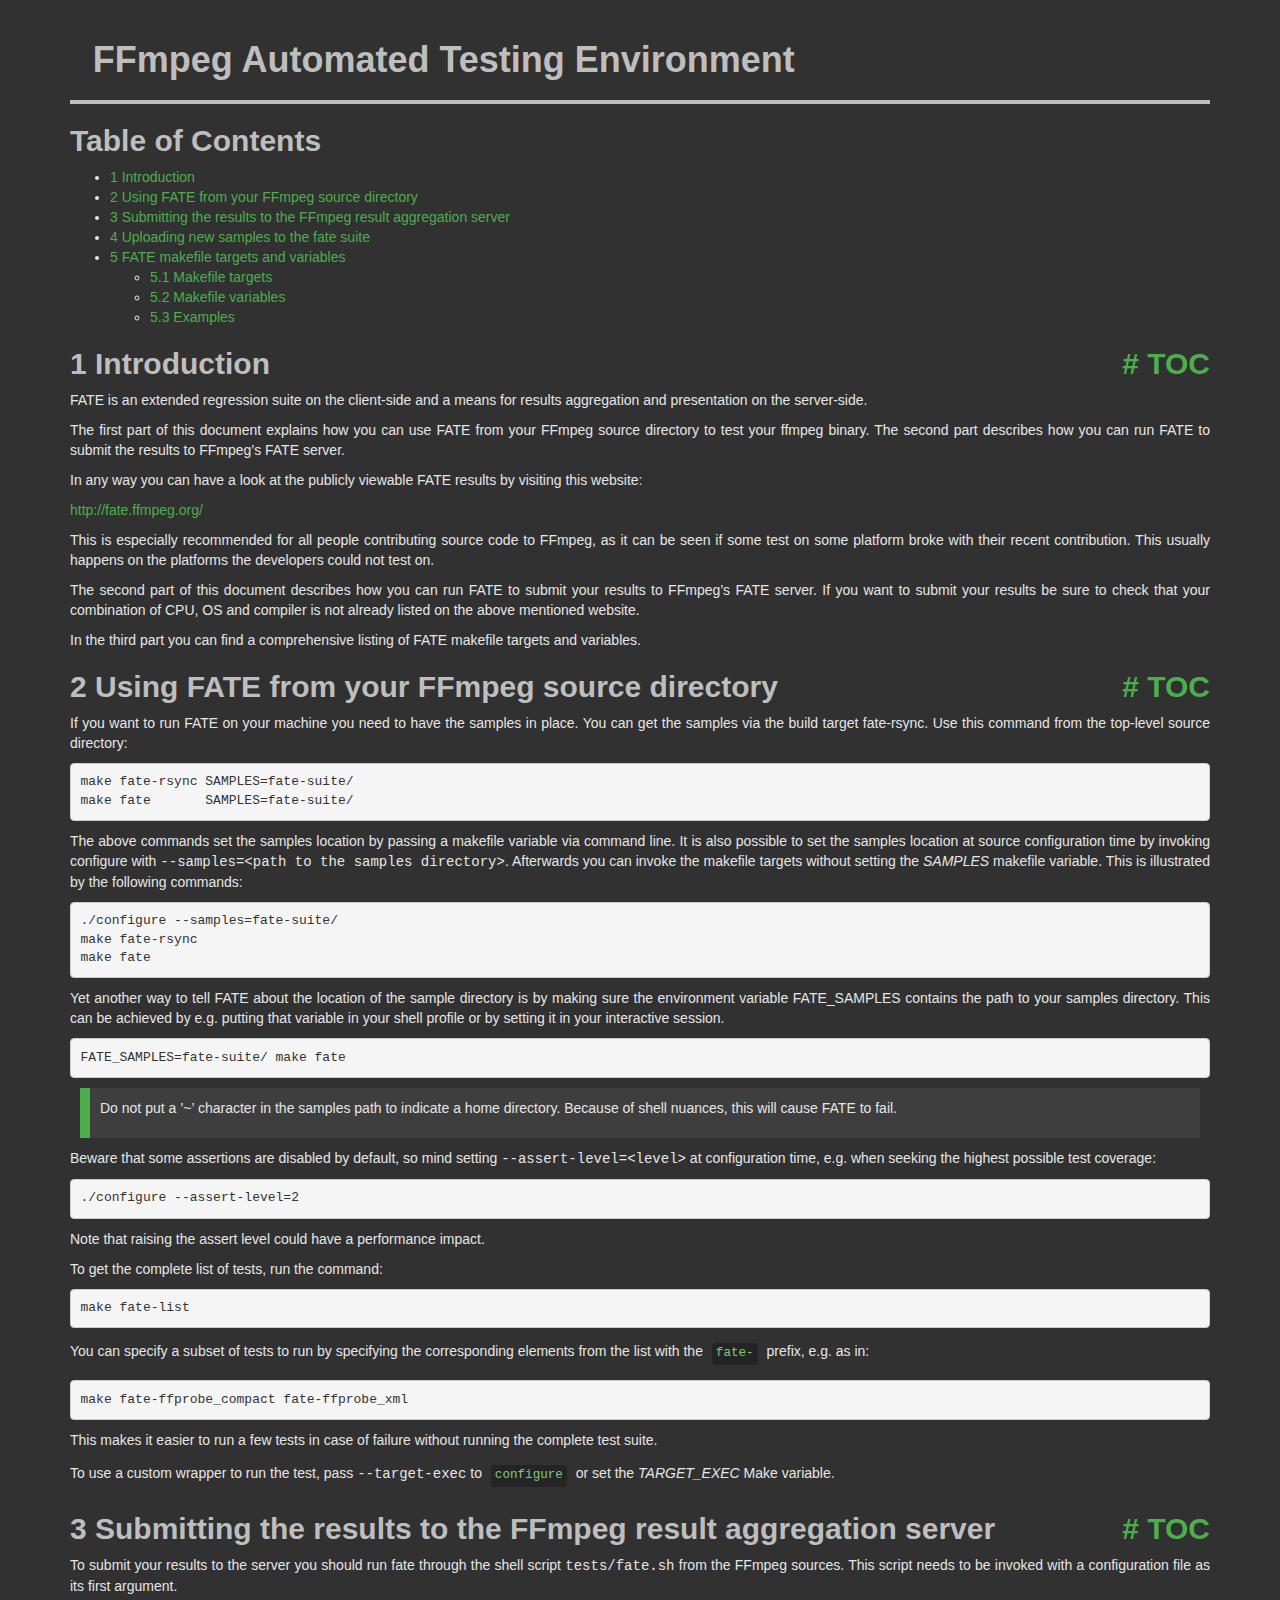
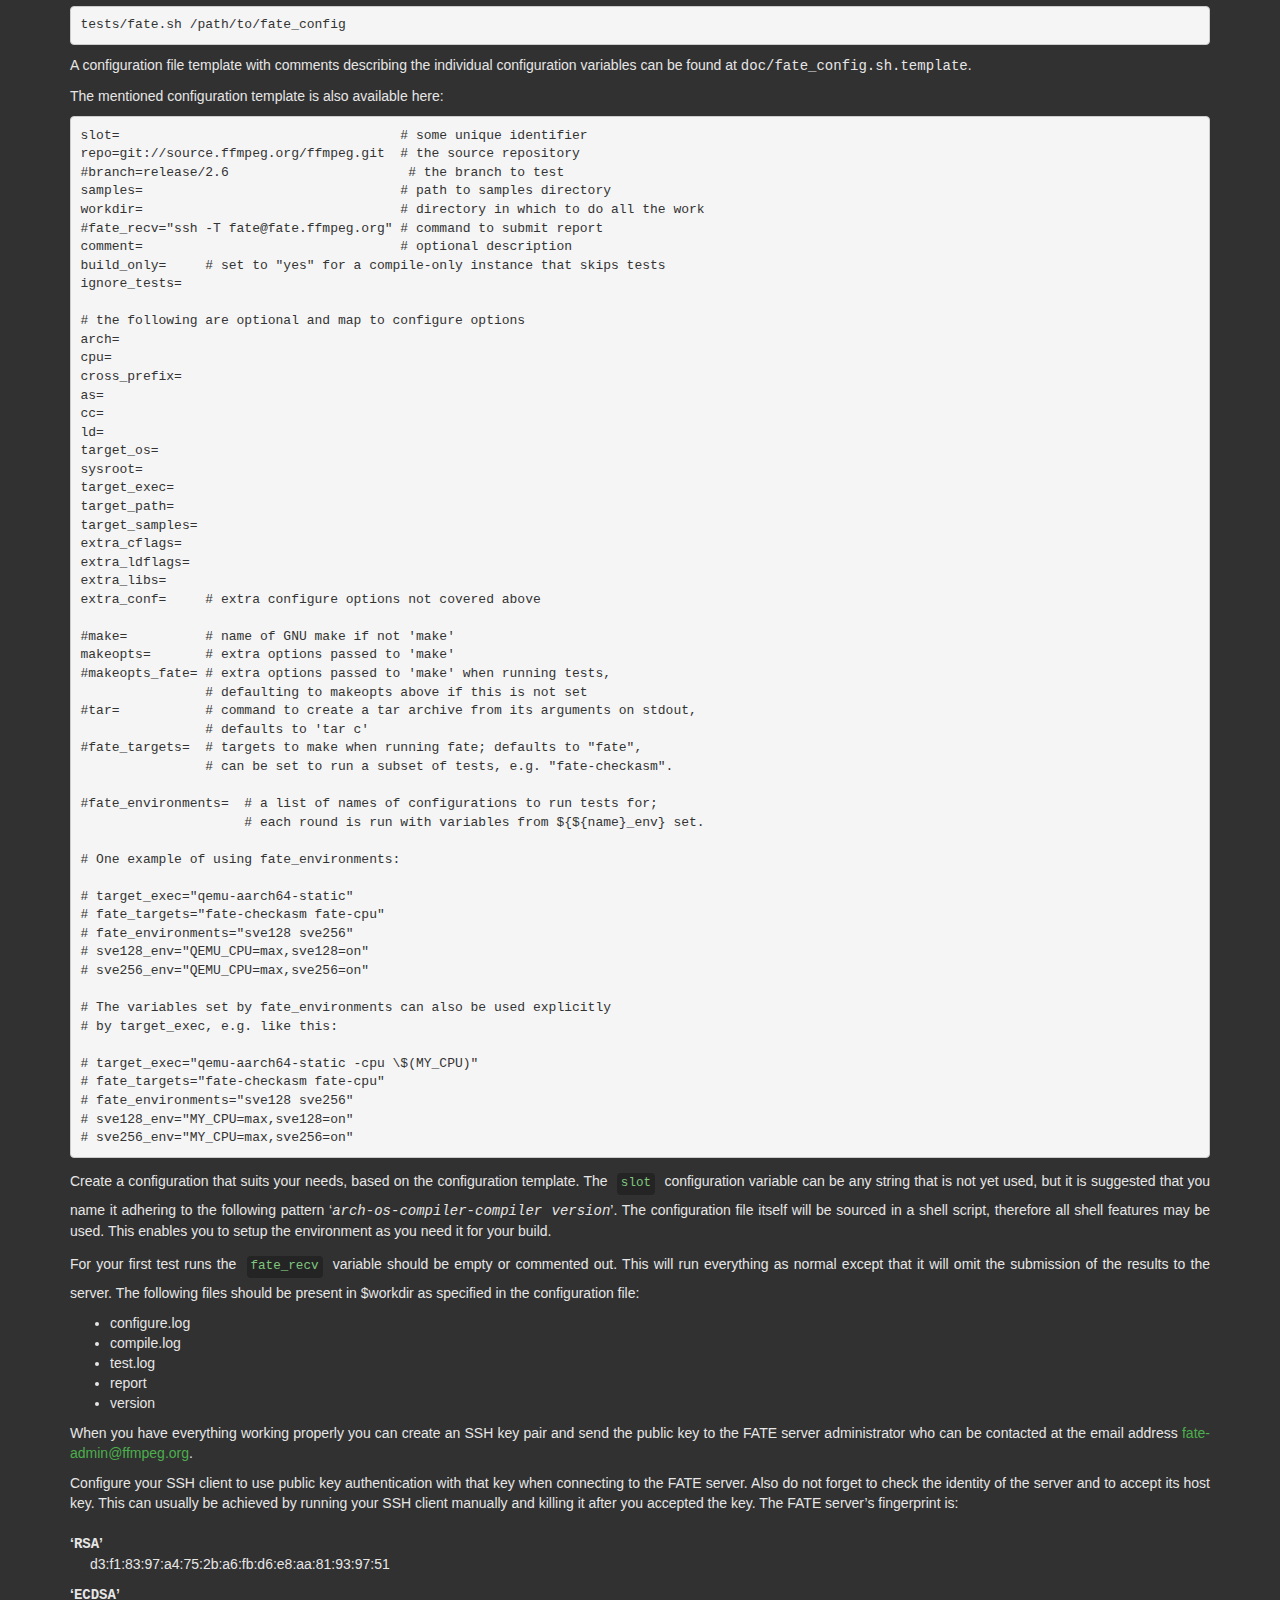
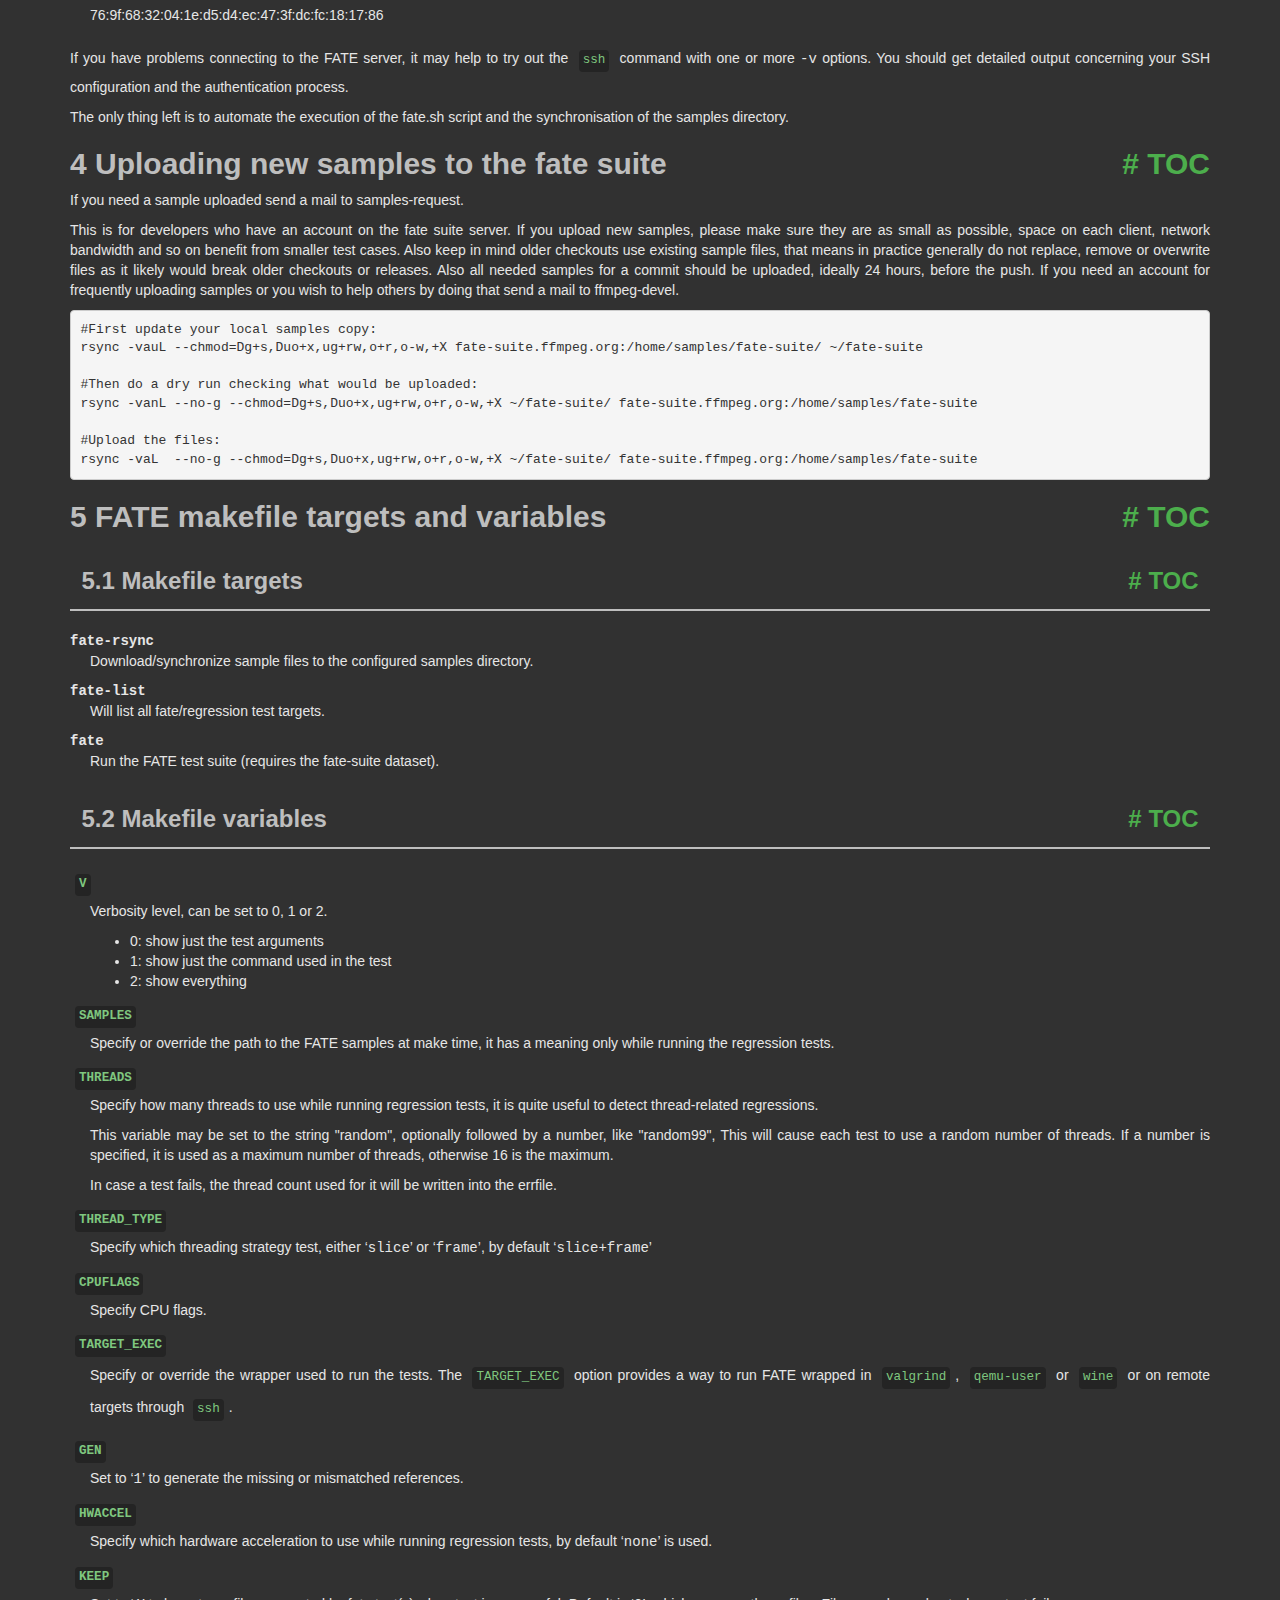
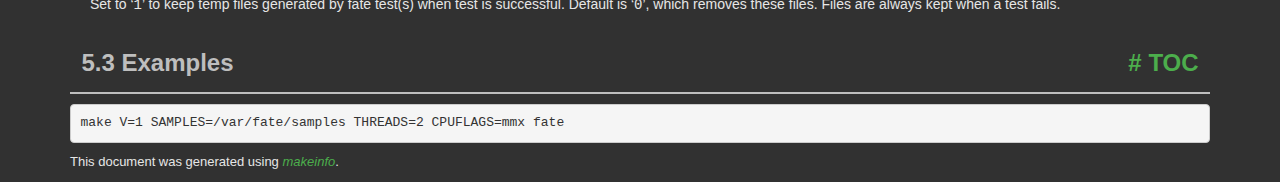
<file: ffmpeg/doc/fate.html>
<!DOCTYPE html PUBLIC "-//W3C//DTD HTML 4.01 Transitional//EN" "http://www.w3.org/TR/html4/loose.dtd">
<html>
<!-- Created by , GNU Texinfo 7.1.1 -->
  <head>
    <meta charset="utf-8">
    <title>
      FFmpeg Automated Testing Environment
    </title>
    <meta name="viewport" content="width=device-width,initial-scale=1.0">
    <link rel="stylesheet" type="text/css" href="bootstrap.min.css">
    <link rel="stylesheet" type="text/css" href="style.min.css">
  </head>
  <body>
    <div class="container">
      <h1>
      FFmpeg Automated Testing Environment
      </h1>


<a name="Top"></a>
<a name="SEC_Top"></a>

<div class="element-contents" id="SEC_Contents">
<h2 class="contents-heading">Table of Contents</h2>

<div class="contents">

<ul class="toc-numbered-mark">
  <li><a id="toc-Introduction" href="#Introduction">1 Introduction</a></li>
  <li><a id="toc-Using-FATE-from-your-FFmpeg-source-directory" href="#Using-FATE-from-your-FFmpeg-source-directory">2 Using FATE from your FFmpeg source directory</a></li>
  <li><a id="toc-Submitting-the-results-to-the-FFmpeg-result-aggregation-server" href="#Submitting-the-results-to-the-FFmpeg-result-aggregation-server">3 Submitting the results to the FFmpeg result aggregation server</a></li>
  <li><a id="toc-Uploading-new-samples-to-the-fate-suite" href="#Uploading-new-samples-to-the-fate-suite">4 Uploading new samples to the fate suite</a></li>
  <li><a id="toc-FATE-makefile-targets-and-variables" href="#FATE-makefile-targets-and-variables">5 FATE makefile targets and variables</a>
  <ul class="toc-numbered-mark">
    <li><a id="toc-Makefile-targets" href="#Makefile-targets">5.1 Makefile targets</a></li>
    <li><a id="toc-Makefile-variables" href="#Makefile-variables">5.2 Makefile variables</a></li>
    <li><a id="toc-Examples" href="#Examples">5.3 Examples</a></li>
  </ul></li>
</ul>
</div>
</div>

<a name="Introduction"></a>
<h2 class="chapter">1 Introduction<span class="pull-right"><a class="anchor hidden-xs" href="#Introduction" aria-hidden="true">#</a> <a class="anchor hidden-xs"href="#toc-Introduction" aria-hidden="true">TOC</a></span></h2>

<p>FATE is an extended regression suite on the client-side and a means
for results aggregation and presentation on the server-side.
</p>
<p>The first part of this document explains how you can use FATE from
your FFmpeg source directory to test your ffmpeg binary. The second
part describes how you can run FATE to submit the results to FFmpeg&rsquo;s
FATE server.
</p>
<p>In any way you can have a look at the publicly viewable FATE results
by visiting this website:
</p>
<p><a class="url" href="http://fate.ffmpeg.org/">http://fate.ffmpeg.org/</a>
</p>
<p>This is especially recommended for all people contributing source
code to FFmpeg, as it can be seen if some test on some platform broke
with their recent contribution. This usually happens on the platforms
the developers could not test on.
</p>
<p>The second part of this document describes how you can run FATE to
submit your results to FFmpeg&rsquo;s FATE server. If you want to submit your
results be sure to check that your combination of CPU, OS and compiler
is not already listed on the above mentioned website.
</p>
<p>In the third part you can find a comprehensive listing of FATE makefile
targets and variables.
</p>

<a name="Using-FATE-from-your-FFmpeg-source-directory"></a>
<h2 class="chapter">2 Using FATE from your FFmpeg source directory<span class="pull-right"><a class="anchor hidden-xs" href="#Using-FATE-from-your-FFmpeg-source-directory" aria-hidden="true">#</a> <a class="anchor hidden-xs"href="#toc-Using-FATE-from-your-FFmpeg-source-directory" aria-hidden="true">TOC</a></span></h2>

<p>If you want to run FATE on your machine you need to have the samples
in place. You can get the samples via the build target fate-rsync.
Use this command from the top-level source directory:
</p>
<div class="example">
<pre class="example-preformatted">make fate-rsync SAMPLES=fate-suite/
make fate       SAMPLES=fate-suite/
</pre></div>

<p>The above commands set the samples location by passing a makefile
variable via command line. It is also possible to set the samples
location at source configuration time by invoking configure with
<samp class="option">--samples=&lt;path to the samples directory&gt;</samp>. Afterwards you can
invoke the makefile targets without setting the <var class="var">SAMPLES</var> makefile
variable. This is illustrated by the following commands:
</p>
<div class="example">
<pre class="example-preformatted">./configure --samples=fate-suite/
make fate-rsync
make fate
</pre></div>

<p>Yet another way to tell FATE about the location of the sample
directory is by making sure the environment variable FATE_SAMPLES
contains the path to your samples directory. This can be achieved
by e.g. putting that variable in your shell profile or by setting
it in your interactive session.
</p>
<div class="example">
<pre class="example-preformatted">FATE_SAMPLES=fate-suite/ make fate
</pre></div>

<div class="info">
<p>Do not put a &rsquo;~&rsquo; character in the samples path to indicate a home
directory. Because of shell nuances, this will cause FATE to fail.
</p></div>
<p>Beware that some assertions are disabled by default, so mind setting
<samp class="option">--assert-level=&lt;level&gt;</samp> at configuration time, e.g. when seeking
the highest possible test coverage:
</p><div class="example">
<pre class="example-preformatted">./configure --assert-level=2
</pre></div>
<p>Note that raising the assert level could have a performance impact.
</p>
<p>To get the complete list of tests, run the command:
</p><div class="example">
<pre class="example-preformatted">make fate-list
</pre></div>

<p>You can specify a subset of tests to run by specifying the
corresponding elements from the list with the <code class="code">fate-</code> prefix,
e.g. as in:
</p><div class="example">
<pre class="example-preformatted">make fate-ffprobe_compact fate-ffprobe_xml
</pre></div>

<p>This makes it easier to run a few tests in case of failure without
running the complete test suite.
</p>
<p>To use a custom wrapper to run the test, pass <samp class="option">--target-exec</samp> to
<code class="command">configure</code> or set the <var class="var">TARGET_EXEC</var> Make variable.
</p>

<a name="Submitting-the-results-to-the-FFmpeg-result-aggregation-server"></a>
<h2 class="chapter">3 Submitting the results to the FFmpeg result aggregation server<span class="pull-right"><a class="anchor hidden-xs" href="#Submitting-the-results-to-the-FFmpeg-result-aggregation-server" aria-hidden="true">#</a> <a class="anchor hidden-xs"href="#toc-Submitting-the-results-to-the-FFmpeg-result-aggregation-server" aria-hidden="true">TOC</a></span></h2>

<p>To submit your results to the server you should run fate through the
shell script <samp class="file">tests/fate.sh</samp> from the FFmpeg sources. This script needs
to be invoked with a configuration file as its first argument.
</p>
<div class="example">
<pre class="example-preformatted">tests/fate.sh /path/to/fate_config
</pre></div>

<p>A configuration file template with comments describing the individual
configuration variables can be found at <samp class="file">doc/fate_config.sh.template</samp>.
</p>
<p>The mentioned configuration template is also available here:
</p><pre class="verbatim">slot=                                    # some unique identifier
repo=git://source.ffmpeg.org/ffmpeg.git  # the source repository
#branch=release/2.6                       # the branch to test
samples=                                 # path to samples directory
workdir=                                 # directory in which to do all the work
#fate_recv=&quot;ssh -T fate@fate.ffmpeg.org&quot; # command to submit report
comment=                                 # optional description
build_only=     # set to &quot;yes&quot; for a compile-only instance that skips tests
ignore_tests=

# the following are optional and map to configure options
arch=
cpu=
cross_prefix=
as=
cc=
ld=
target_os=
sysroot=
target_exec=
target_path=
target_samples=
extra_cflags=
extra_ldflags=
extra_libs=
extra_conf=     # extra configure options not covered above

#make=          # name of GNU make if not 'make'
makeopts=       # extra options passed to 'make'
#makeopts_fate= # extra options passed to 'make' when running tests,
                # defaulting to makeopts above if this is not set
#tar=           # command to create a tar archive from its arguments on stdout,
                # defaults to 'tar c'
#fate_targets=  # targets to make when running fate; defaults to &quot;fate&quot;,
                # can be set to run a subset of tests, e.g. &quot;fate-checkasm&quot;.

#fate_environments=  # a list of names of configurations to run tests for;
                     # each round is run with variables from ${${name}_env} set.

# One example of using fate_environments:

# target_exec=&quot;qemu-aarch64-static&quot;
# fate_targets=&quot;fate-checkasm fate-cpu&quot;
# fate_environments=&quot;sve128 sve256&quot;
# sve128_env=&quot;QEMU_CPU=max,sve128=on&quot;
# sve256_env=&quot;QEMU_CPU=max,sve256=on&quot;

# The variables set by fate_environments can also be used explicitly
# by target_exec, e.g. like this:

# target_exec=&quot;qemu-aarch64-static -cpu \$(MY_CPU)&quot;
# fate_targets=&quot;fate-checkasm fate-cpu&quot;
# fate_environments=&quot;sve128 sve256&quot;
# sve128_env=&quot;MY_CPU=max,sve128=on&quot;
# sve256_env=&quot;MY_CPU=max,sve256=on&quot;
</pre>
<p>Create a configuration that suits your needs, based on the configuration
template. The <code class="env">slot</code> configuration variable can be any string that is not
yet used, but it is suggested that you name it adhering to the following
pattern &lsquo;<samp class="samp"><var class="var">arch</var>-<var class="var">os</var>-<var class="var">compiler</var>-<var class="var">compiler version</var></samp>&rsquo;. The
configuration file itself will be sourced in a shell script, therefore all
shell features may be used. This enables you to setup the environment as you
need it for your build.
</p>
<p>For your first test runs the <code class="env">fate_recv</code> variable should be empty or
commented out. This will run everything as normal except that it will omit
the submission of the results to the server. The following files should be
present in $workdir as specified in the configuration file:
</p>
<ul class="itemize mark-bullet">
<li>configure.log
    </li><li>compile.log
    </li><li>test.log
    </li><li>report
    </li><li>version
</li></ul>

<p>When you have everything working properly you can create an SSH key pair
and send the public key to the FATE server administrator who can be contacted
at the email address <a class="email" href="mailto:fate-admin@ffmpeg.org">fate-admin@ffmpeg.org</a>.
</p>
<p>Configure your SSH client to use public key authentication with that key
when connecting to the FATE server. Also do not forget to check the identity
of the server and to accept its host key. This can usually be achieved by
running your SSH client manually and killing it after you accepted the key.
The FATE server&rsquo;s fingerprint is:
</p>
<dl class="table">
<dt>&lsquo;<samp class="samp">RSA</samp>&rsquo;</dt>
<dd><p>d3:f1:83:97:a4:75:2b:a6:fb:d6:e8:aa:81:93:97:51
</p></dd>
<dt>&lsquo;<samp class="samp">ECDSA</samp>&rsquo;</dt>
<dd><p>76:9f:68:32:04:1e:d5:d4:ec:47:3f:dc:fc:18:17:86
</p></dd>
</dl>

<p>If you have problems connecting to the FATE server, it may help to try out
the <code class="command">ssh</code> command with one or more <samp class="option">-v</samp> options. You should
get detailed output concerning your SSH configuration and the authentication
process.
</p>
<p>The only thing left is to automate the execution of the fate.sh script and
the synchronisation of the samples directory.
</p>
<a name="Uploading-new-samples-to-the-fate-suite"></a>
<h2 class="chapter">4 Uploading new samples to the fate suite<span class="pull-right"><a class="anchor hidden-xs" href="#Uploading-new-samples-to-the-fate-suite" aria-hidden="true">#</a> <a class="anchor hidden-xs"href="#toc-Uploading-new-samples-to-the-fate-suite" aria-hidden="true">TOC</a></span></h2>

<p>If you need a sample uploaded send a mail to samples-request.
</p>
<p>This is for developers who have an account on the fate suite server.
If you upload new samples, please make sure they are as small as possible,
space on each client, network bandwidth and so on benefit from smaller test cases.
Also keep in mind older checkouts use existing sample files, that means in
practice generally do not replace, remove or overwrite files as it likely would
break older checkouts or releases.
Also all needed samples for a commit should be uploaded, ideally 24
hours, before the push.
If you need an account for frequently uploading samples or you wish to help
others by doing that send a mail to ffmpeg-devel.
</p>
<div class="example">
<pre class="example-preformatted">#First update your local samples copy:
rsync -vauL --chmod=Dg+s,Duo+x,ug+rw,o+r,o-w,+X fate-suite.ffmpeg.org:/home/samples/fate-suite/ ~/fate-suite

#Then do a dry run checking what would be uploaded:
rsync -vanL --no-g --chmod=Dg+s,Duo+x,ug+rw,o+r,o-w,+X ~/fate-suite/ fate-suite.ffmpeg.org:/home/samples/fate-suite

#Upload the files:
rsync -vaL  --no-g --chmod=Dg+s,Duo+x,ug+rw,o+r,o-w,+X ~/fate-suite/ fate-suite.ffmpeg.org:/home/samples/fate-suite
</pre></div>


<a name="FATE-makefile-targets-and-variables"></a>
<h2 class="chapter">5 FATE makefile targets and variables<span class="pull-right"><a class="anchor hidden-xs" href="#FATE-makefile-targets-and-variables" aria-hidden="true">#</a> <a class="anchor hidden-xs"href="#toc-FATE-makefile-targets-and-variables" aria-hidden="true">TOC</a></span></h2>

<a name="Makefile-targets"></a>
<h3 class="section">5.1 Makefile targets<span class="pull-right"><a class="anchor hidden-xs" href="#Makefile-targets" aria-hidden="true">#</a> <a class="anchor hidden-xs"href="#toc-Makefile-targets" aria-hidden="true">TOC</a></span></h3>

<dl class="table">
<dt><samp class="option">fate-rsync</samp></dt>
<dd><p>Download/synchronize sample files to the configured samples directory.
</p>
</dd>
<dt><samp class="option">fate-list</samp></dt>
<dd><p>Will list all fate/regression test targets.
</p>
</dd>
<dt><samp class="option">fate</samp></dt>
<dd><p>Run the FATE test suite (requires the fate-suite dataset).
</p></dd>
</dl>

<a name="Makefile-variables"></a>
<h3 class="section">5.2 Makefile variables<span class="pull-right"><a class="anchor hidden-xs" href="#Makefile-variables" aria-hidden="true">#</a> <a class="anchor hidden-xs"href="#toc-Makefile-variables" aria-hidden="true">TOC</a></span></h3>

<dl class="table">
<dt><code class="env">V</code></dt>
<dd><p>Verbosity level, can be set to 0, 1 or 2.
    </p><ul class="itemize mark-bullet">
<li>0: show just the test arguments
        </li><li>1: show just the command used in the test
        </li><li>2: show everything
    </li></ul>

</dd>
<dt><code class="env">SAMPLES</code></dt>
<dd><p>Specify or override the path to the FATE samples at make time, it has a
meaning only while running the regression tests.
</p>
</dd>
<dt><code class="env">THREADS</code></dt>
<dd><p>Specify how many threads to use while running regression tests, it is
quite useful to detect thread-related regressions.
</p>
<p>This variable may be set to the string &quot;random&quot;, optionally followed by a
number, like &quot;random99&quot;, This will cause each test to use a random number of
threads. If a number is specified, it is used as a maximum number of threads,
otherwise 16 is the maximum.
</p>
<p>In case a test fails, the thread count used for it will be written into the
errfile.
</p>
</dd>
<dt><code class="env">THREAD_TYPE</code></dt>
<dd><p>Specify which threading strategy test, either &lsquo;<samp class="samp">slice</samp>&rsquo; or &lsquo;<samp class="samp">frame</samp>&rsquo;,
by default &lsquo;<samp class="samp">slice+frame</samp>&rsquo;
</p>
</dd>
<dt><code class="env">CPUFLAGS</code></dt>
<dd><p>Specify CPU flags.
</p>
</dd>
<dt><code class="env">TARGET_EXEC</code></dt>
<dd><p>Specify or override the wrapper used to run the tests.
The <code class="env">TARGET_EXEC</code> option provides a way to run FATE wrapped in
<code class="command">valgrind</code>, <code class="command">qemu-user</code> or <code class="command">wine</code> or on remote targets
through <code class="command">ssh</code>.
</p>
</dd>
<dt><code class="env">GEN</code></dt>
<dd><p>Set to &lsquo;<samp class="samp">1</samp>&rsquo; to generate the missing or mismatched references.
</p>
</dd>
<dt><code class="env">HWACCEL</code></dt>
<dd><p>Specify which hardware acceleration to use while running regression tests,
by default &lsquo;<samp class="samp">none</samp>&rsquo; is used.
</p>
</dd>
<dt><code class="env">KEEP</code></dt>
<dd><p>Set to &lsquo;<samp class="samp">1</samp>&rsquo; to keep temp files generated by fate test(s) when test is successful.
Default is &lsquo;<samp class="samp">0</samp>&rsquo;, which removes these files. Files are always kept when a test
fails.
</p>
</dd>
</dl>

<a name="Examples"></a>
<h3 class="section">5.3 Examples<span class="pull-right"><a class="anchor hidden-xs" href="#Examples" aria-hidden="true">#</a> <a class="anchor hidden-xs"href="#toc-Examples" aria-hidden="true">TOC</a></span></h3>

<div class="example">
<pre class="example-preformatted">make V=1 SAMPLES=/var/fate/samples THREADS=2 CPUFLAGS=mmx fate
</pre></div>
      <p style="font-size: small;">
        This document was generated using <a class="uref" href="https://www.gnu.org/software/texinfo/"><em class="emph">makeinfo</em></a>.
      </p>
    </div>
  </body>
</html>
</file>
<file: static/style.css>
:root {
  /* Primitive Color Tokens */
  --color-white: rgba(255, 255, 255, 1);
  --color-black: rgba(0, 0, 0, 1);
  --color-cream-50: rgba(252, 252, 249, 1);
  --color-cream-100: rgba(255, 255, 253, 1);
  --color-gray-200: rgba(245, 245, 245, 1);
  --color-gray-300: rgba(167, 169, 169, 1);
  --color-gray-400: rgba(119, 124, 124, 1);
  --color-slate-500: rgba(98, 108, 113, 1);
  --color-brown-600: rgba(94, 82, 64, 1);
  --color-charcoal-700: rgba(31, 33, 33, 1);
  --color-charcoal-800: rgba(38, 40, 40, 1);
  --color-slate-900: rgba(19, 52, 59, 1);
  --color-teal-300: rgba(50, 184, 198, 1);
  --color-teal-400: rgba(45, 166, 178, 1);
  --color-teal-500: rgba(33, 128, 141, 1);
  --color-teal-600: rgba(29, 116, 128, 1);
  --color-teal-700: rgba(26, 104, 115, 1);
  --color-teal-800: rgba(41, 150, 161, 1);
  --color-red-400: rgba(255, 84, 89, 1);
  --color-red-500: rgba(192, 21, 47, 1);
  --color-orange-400: rgba(230, 129, 97, 1);
  --color-orange-500: rgba(168, 75, 47, 1);

  /* RGB versions for opacity control */
  --color-brown-600-rgb: 94, 82, 64;
  --color-teal-500-rgb: 33, 128, 141;
  --color-slate-900-rgb: 19, 52, 59;
  --color-slate-500-rgb: 98, 108, 113;
  --color-red-500-rgb: 192, 21, 47;
  --color-red-400-rgb: 255, 84, 89;
  --color-orange-500-rgb: 168, 75, 47;
  --color-orange-400-rgb: 230, 129, 97;

  /* Background color tokens (Light Mode) */
  --color-bg-1: rgba(59, 130, 246, 0.08); /* Light blue */
  --color-bg-2: rgba(245, 158, 11, 0.08); /* Light yellow */
  --color-bg-3: rgba(34, 197, 94, 0.08); /* Light green */
  --color-bg-4: rgba(239, 68, 68, 0.08); /* Light red */
  --color-bg-5: rgba(147, 51, 234, 0.08); /* Light purple */
  --color-bg-6: rgba(249, 115, 22, 0.08); /* Light orange */
  --color-bg-7: rgba(236, 72, 153, 0.08); /* Light pink */
  --color-bg-8: rgba(6, 182, 212, 0.08); /* Light cyan */

  /* Semantic Color Tokens (Light Mode) */
  --color-background: var(--color-cream-50);
  --color-surface: var(--color-cream-100);
  --color-text: var(--color-slate-900);
  --color-text-secondary: var(--color-slate-500);
  --color-primary: var(--color-teal-500);
  --color-primary-hover: var(--color-teal-600);
  --color-primary-active: var(--color-teal-700);
  --color-secondary: rgba(var(--color-brown-600-rgb), 0.12);
  --color-secondary-hover: rgba(var(--color-brown-600-rgb), 0.2);
  --color-secondary-active: rgba(var(--color-brown-600-rgb), 0.25);
  --color-border: rgba(var(--color-brown-600-rgb), 0.2);
  --color-btn-primary-text: var(--color-cream-50);
  --color-card-border: rgba(var(--color-brown-600-rgb), 0.12);
  --color-card-border-inner: rgba(var(--color-brown-600-rgb), 0.12);
  --color-error: var(--color-red-500);
  --color-success: var(--color-teal-500);
  --color-warning: var(--color-orange-500);
  --color-info: var(--color-slate-500);
  --color-focus-ring: rgba(var(--color-teal-500-rgb), 0.4);
  --color-select-caret: rgba(var(--color-slate-900-rgb), 0.8);

  /* Common style patterns */
  --focus-ring: 0 0 0 3px var(--color-focus-ring);
  --focus-outline: 2px solid var(--color-primary);
  --status-bg-opacity: 0.15;
  --status-border-opacity: 0.25;
  --select-caret-light: url("data:image/svg+xml,%3Csvg xmlns='http://www.w3.org/2000/svg' width='16' height='16' viewBox='0 0 24 24' fill='none' stroke='%23134252' stroke-width='2' stroke-linecap='round' stroke-linejoin='round'%3E%3Cpolyline points='6 9 12 15 18 9'%3E%3C/polyline%3E%3C/svg%3E");
  --select-caret-dark: url("data:image/svg+xml,%3Csvg xmlns='http://www.w3.org/2000/svg' width='16' height='16' viewBox='0 0 24 24' fill='none' stroke='%23f5f5f5' stroke-width='2' stroke-linecap='round' stroke-linejoin='round'%3E%3Cpolyline points='6 9 12 15 18 9'%3E%3C/polyline%3E%3C/svg%3E");

  /* RGB versions for opacity control */
  --color-success-rgb: 33, 128, 141;
  --color-error-rgb: 192, 21, 47;
  --color-warning-rgb: 168, 75, 47;
  --color-info-rgb: 98, 108, 113;

  /* Typography */
  --font-family-base: "FKGroteskNeue", "Geist", "Inter", -apple-system,
    BlinkMacSystemFont, "Segoe UI", Roboto, sans-serif;
  --font-family-mono: "Berkeley Mono", ui-monospace, SFMono-Regular, Menlo,
    Monaco, Consolas, monospace;
  --font-size-xs: 11px;
  --font-size-sm: 12px;
  --font-size-base: 14px;
  --font-size-md: 14px;
  --font-size-lg: 16px;
  --font-size-xl: 18px;
  --font-size-2xl: 20px;
  --font-size-3xl: 24px;
  --font-size-4xl: 30px;
  --font-weight-normal: 400;
  --font-weight-medium: 500;
  --font-weight-semibold: 550;
  --font-weight-bold: 600;
  --line-height-tight: 1.2;

  /* Error Handling and Notification Colors */
  --color-notification-success: rgba(var(--color-success-rgb), 0.1);
  --color-notification-error: rgba(var(--color-error-rgb), 0.1);
  --color-notification-warning: rgba(var(--color-warning-rgb), 0.1);
  --color-notification-info: rgba(var(--color-info-rgb), 0.1);
  
  --color-notification-success-border: rgba(var(--color-success-rgb), 0.3);
  --color-notification-error-border: rgba(var(--color-error-rgb), 0.3);
  --color-notification-warning-border: rgba(var(--color-warning-rgb), 0.3);
  --color-notification-info-border: rgba(var(--color-info-rgb), 0.3);
  
  --color-status-connected: var(--color-success);
  --color-status-connecting: var(--color-warning);
  --color-status-disconnected: var(--color-error);
  --color-status-fallback: var(--color-orange-400);
  --line-height-normal: 1.5;
  --letter-spacing-tight: -0.01em;

  /* Spacing */
  --space-0: 0;
  --space-1: 1px;
  --space-2: 2px;
  --space-4: 4px;
  --space-6: 6px;
  --space-8: 8px;
  --space-10: 10px;
  --space-12: 12px;
  --space-16: 16px;
  --space-20: 20px;
  --space-24: 24px;
  --space-32: 32px;

  /* Border Radius */
  --radius-sm: 6px;
  --radius-base: 8px;
  --radius-md: 10px;
  --radius-lg: 12px;
  --radius-full: 9999px;

  /* Shadows */
  --shadow-xs: 0 1px 2px rgba(0, 0, 0, 0.02);
  --shadow-sm: 0 1px 3px rgba(0, 0, 0, 0.04), 0 1px 2px rgba(0, 0, 0, 0.02);
  --shadow-md: 0 4px 6px -1px rgba(0, 0, 0, 0.04),
    0 2px 4px -1px rgba(0, 0, 0, 0.02);
  --shadow-lg: 0 10px 15px -3px rgba(0, 0, 0, 0.04),
    0 4px 6px -2px rgba(0, 0, 0, 0.02);
  --shadow-inset-sm: inset 0 1px 0 rgba(255, 255, 255, 0.15),
    inset 0 -1px 0 rgba(0, 0, 0, 0.03);

  /* Animation */
  --duration-fast: 150ms;
  --duration-normal: 250ms;
  --ease-standard: cubic-bezier(0.16, 1, 0.3, 1);

  /* Layout */
  --container-sm: 640px;
  --container-md: 768px;
  --container-lg: 1024px;
  --container-xl: 1280px;
}

/* Dark mode colors */
@media (prefers-color-scheme: dark) {
  :root {
    /* RGB versions for opacity control (Dark Mode) */
    --color-gray-400-rgb: 119, 124, 124;
    --color-teal-300-rgb: 50, 184, 198;
    --color-gray-300-rgb: 167, 169, 169;
    --color-gray-200-rgb: 245, 245, 245;

    /* Background color tokens (Dark Mode) */
    --color-bg-1: rgba(29, 78, 216, 0.15); /* Dark blue */
    --color-bg-2: rgba(180, 83, 9, 0.15); /* Dark yellow */
    --color-bg-3: rgba(21, 128, 61, 0.15); /* Dark green */
    --color-bg-4: rgba(185, 28, 28, 0.15); /* Dark red */
    --color-bg-5: rgba(107, 33, 168, 0.15); /* Dark purple */
    --color-bg-6: rgba(194, 65, 12, 0.15); /* Dark orange */
    --color-bg-7: rgba(190, 24, 93, 0.15); /* Dark pink */
    --color-bg-8: rgba(8, 145, 178, 0.15); /* Dark cyan */
    
    /* Semantic Color Tokens (Dark Mode) */
    --color-background: var(--color-charcoal-700);
    --color-surface: var(--color-charcoal-800);
    --color-text: var(--color-gray-200);
    --color-text-secondary: rgba(var(--color-gray-300-rgb), 0.7);
    --color-primary: var(--color-teal-300);
    --color-primary-hover: var(--color-teal-400);
    --color-primary-active: var(--color-teal-800);
    --color-secondary: rgba(var(--color-gray-400-rgb), 0.15);
    --color-secondary-hover: rgba(var(--color-gray-400-rgb), 0.25);
    --color-secondary-active: rgba(var(--color-gray-400-rgb), 0.3);
    --color-border: rgba(var(--color-gray-400-rgb), 0.3);
    --color-error: var(--color-red-400);
    --color-success: var(--color-teal-300);
    --color-warning: var(--color-orange-400);
    --color-info: var(--color-gray-300);
    --color-focus-ring: rgba(var(--color-teal-300-rgb), 0.4);
    --color-btn-primary-text: var(--color-slate-900);
    --color-card-border: rgba(var(--color-gray-400-rgb), 0.2);
    --color-card-border-inner: rgba(var(--color-gray-400-rgb), 0.15);
    --shadow-inset-sm: inset 0 1px 0 rgba(255, 255, 255, 0.1),
      inset 0 -1px 0 rgba(0, 0, 0, 0.15);
    --button-border-secondary: rgba(var(--color-gray-400-rgb), 0.2);
    --color-border-secondary: rgba(var(--color-gray-400-rgb), 0.2);
    --color-select-caret: rgba(var(--color-gray-200-rgb), 0.8);

    /* Common style patterns - updated for dark mode */
    --focus-ring: 0 0 0 3px var(--color-focus-ring);
    --focus-outline: 2px solid var(--color-primary);
    --status-bg-opacity: 0.15;
    --status-border-opacity: 0.25;
    --select-caret-light: url("data:image/svg+xml,%3Csvg xmlns='http://www.w3.org/2000/svg' width='16' height='16' viewBox='0 0 24 24' fill='none' stroke='%23134252' stroke-width='2' stroke-linecap='round' stroke-linejoin='round'%3E%3Cpolyline points='6 9 12 15 18 9'%3E%3C/polyline%3E%3C/svg%3E");
    --select-caret-dark: url("data:image/svg+xml,%3Csvg xmlns='http://www.w3.org/2000/svg' width='16' height='16' viewBox='0 0 24 24' fill='none' stroke='%23f5f5f5' stroke-width='2' stroke-linecap='round' stroke-linejoin='round'%3E%3Cpolyline points='6 9 12 15 18 9'%3E%3C/polyline%3E%3C/svg%3E");

    /* RGB versions for dark mode */
    --color-success-rgb: var(--color-teal-300-rgb);
    --color-error-rgb: var(--color-red-400-rgb);
    --color-warning-rgb: var(--color-orange-400-rgb);
    --color-info-rgb: var(--color-gray-300-rgb);
  }
}

/* Data attribute for manual theme switching */
[data-color-scheme="dark"] {
  /* RGB versions for opacity control (dark mode) */
  --color-gray-400-rgb: 119, 124, 124;
  --color-teal-300-rgb: 50, 184, 198;
  --color-gray-300-rgb: 167, 169, 169;
  --color-gray-200-rgb: 245, 245, 245;

  /* Colorful background palette - Dark Mode */
  --color-bg-1: rgba(29, 78, 216, 0.15); /* Dark blue */
  --color-bg-2: rgba(180, 83, 9, 0.15); /* Dark yellow */
  --color-bg-3: rgba(21, 128, 61, 0.15); /* Dark green */
  --color-bg-4: rgba(185, 28, 28, 0.15); /* Dark red */
  --color-bg-5: rgba(107, 33, 168, 0.15); /* Dark purple */
  --color-bg-6: rgba(194, 65, 12, 0.15); /* Dark orange */
  --color-bg-7: rgba(190, 24, 93, 0.15); /* Dark pink */
  --color-bg-8: rgba(8, 145, 178, 0.15); /* Dark cyan */
  
  /* Semantic Color Tokens (Dark Mode) */
  --color-background: var(--color-charcoal-700);
  --color-surface: var(--color-charcoal-800);
  --color-text: var(--color-gray-200);
  --color-text-secondary: rgba(var(--color-gray-300-rgb), 0.7);
  --color-primary: var(--color-teal-300);
  --color-primary-hover: var(--color-teal-400);
  --color-primary-active: var(--color-teal-800);
  --color-secondary: rgba(var(--color-gray-400-rgb), 0.15);
  --color-secondary-hover: rgba(var(--color-gray-400-rgb), 0.25);
  --color-secondary-active: rgba(var(--color-gray-400-rgb), 0.3);
  --color-border: rgba(var(--color-gray-400-rgb), 0.3);
  --color-error: var(--color-red-400);
  --color-success: var(--color-teal-300);
  --color-warning: var(--color-orange-400);
  --color-info: var(--color-gray-300);
  --color-focus-ring: rgba(var(--color-teal-300-rgb), 0.4);
  --color-btn-primary-text: var(--color-slate-900);
  --color-card-border: rgba(var(--color-gray-400-rgb), 0.2);
  --color-card-border-inner: rgba(var(--color-gray-400-rgb), 0.15);
  --shadow-inset-sm: inset 0 1px 0 rgba(255, 255, 255, 0.1),
    inset 0 -1px 0 rgba(0, 0, 0, 0.15);
  --button-border-secondary: rgba(var(--color-gray-400-rgb), 0.2);
  --color-border-secondary: rgba(var(--color-gray-400-rgb), 0.2);
  --color-select-caret: rgba(var(--color-gray-200-rgb), 0.8);

  /* Common style patterns - updated for dark mode */
  --focus-ring: 0 0 0 3px var(--color-focus-ring);
  --focus-outline: 2px solid var(--color-primary);
  --status-bg-opacity: 0.15;
  --status-border-opacity: 0.25;
  --select-caret-light: url("data:image/svg+xml,%3Csvg xmlns='http://www.w3.org/2000/svg' width='16' height='16' viewBox='0 0 24 24' fill='none' stroke='%23134252' stroke-width='2' stroke-linecap='round' stroke-linejoin='round'%3E%3Cpolyline points='6 9 12 15 18 9'%3E%3C/polyline%3E%3C/svg%3E");
  --select-caret-dark: url("data:image/svg+xml,%3Csvg xmlns='http://www.w3.org/2000/svg' width='16' height='16' viewBox='0 0 24 24' fill='none' stroke='%23f5f5f5' stroke-width='2' stroke-linecap='round' stroke-linejoin='round'%3E%3Cpolyline points='6 9 12 15 18 9'%3E%3C/polyline%3E%3C/svg%3E");

  /* RGB versions for dark mode */
  --color-success-rgb: var(--color-teal-300-rgb);
  --color-error-rgb: var(--color-red-400-rgb);
  --color-warning-rgb: var(--color-orange-400-rgb);
  --color-info-rgb: var(--color-gray-300-rgb);
}

/* Data attribute for manual theme switching */
[data-color-scheme="dark"] {
  /* RGB versions for opacity control (dark mode) */
  --color-gray-400-rgb: 119, 124, 124;
  --color-teal-300-rgb: 50, 184, 198;
  --color-gray-300-rgb: 167, 169, 169;
  --color-gray-200-rgb: 245, 245, 245;

  /* Colorful background palette - Dark Mode */
  --color-bg-1: rgba(29, 78, 216, 0.15); /* Dark blue */
  --color-bg-2: rgba(180, 83, 9, 0.15); /* Dark yellow */
  --color-bg-3: rgba(21, 128, 61, 0.15); /* Dark green */
  --color-bg-4: rgba(185, 28, 28, 0.15); /* Dark red */
  --color-bg-5: rgba(107, 33, 168, 0.15); /* Dark purple */
  --color-bg-6: rgba(194, 65, 12, 0.15); /* Dark orange */
  --color-bg-7: rgba(190, 24, 93, 0.15); /* Dark pink */
  --color-bg-8: rgba(8, 145, 178, 0.15); /* Dark cyan */
  
  /* Semantic Color Tokens (Dark Mode) */
  --color-background: var(--color-charcoal-700);
  --color-surface: var(--color-charcoal-800);
  --color-text: var(--color-gray-200);
  --color-text-secondary: rgba(var(--color-gray-300-rgb), 0.7);
  --color-primary: var(--color-teal-300);
  --color-primary-hover: var(--color-teal-400);
  --color-primary-active: var(--color-teal-800);
  --color-secondary: rgba(var(--color-gray-400-rgb), 0.15);
  --color-secondary-hover: rgba(var(--color-gray-400-rgb), 0.25);
  --color-secondary-active: rgba(var(--color-gray-400-rgb), 0.3);
  --color-border: rgba(var(--color-gray-400-rgb), 0.3);
  --color-error: var(--color-red-400);
  --color-success: var(--color-teal-300);
  --color-warning: var(--color-orange-400);
  --color-info: var(--color-gray-300);
  --color-focus-ring: rgba(var(--color-teal-300-rgb), 0.4);
  --color-btn-primary-text: var(--color-slate-900);
  --color-card-border: rgba(var(--color-gray-400-rgb), 0.2);
  --color-card-border-inner: rgba(var(--color-gray-400-rgb), 0.15);
  --shadow-inset-sm: inset 0 1px 0 rgba(255, 255, 255, 0.1),
    inset 0 -1px 0 rgba(0, 0, 0, 0.15);
  --button-border-secondary: rgba(var(--color-gray-400-rgb), 0.2);
  --color-border-secondary: rgba(var(--color-gray-400-rgb), 0.2);
  --color-select-caret: rgba(var(--color-gray-200-rgb), 0.8);

  /* Common style patterns - updated for dark mode */
  --focus-ring: 0 0 0 3px var(--color-focus-ring);
  --focus-outline: 2px solid var(--color-primary);
  --status-bg-opacity: 0.15;
  --status-border-opacity: 0.25;
  --select-caret-light: url("data:image/svg+xml,%3Csvg xmlns='http://www.w3.org/2000/svg' width='16' height='16' viewBox='0 0 24 24' fill='none' stroke='%23134252' stroke-width='2' stroke-linecap='round' stroke-linejoin='round'%3E%3Cpolyline points='6 9 12 15 18 9'%3E%3C/polyline%3E%3C/svg%3E");
  --select-caret-dark: url("data:image/svg+xml,%3Csvg xmlns='http://www.w3.org/2000/svg' width='16' height='16' viewBox='0 0 24 24' fill='none' stroke='%23f5f5f5' stroke-width='2' stroke-linecap='round' stroke-linejoin='round'%3E%3Cpolyline points='6 9 12 15 18 9'%3E%3C/polyline%3E%3C/svg%3E");

  /* RGB versions for dark mode */
  --color-success-rgb: var(--color-teal-300-rgb);
  --color-error-rgb: var(--color-red-400-rgb);
  --color-warning-rgb: var(--color-orange-400-rgb);
  --color-info-rgb: var(--color-gray-300-rgb);
}

/* Data attribute for manual theme switching */
[data-color-scheme="dark"] {
  /* RGB versions for opacity control (dark mode) */
  --color-gray-400-rgb: 119, 124, 124;
  --color-teal-300-rgb: 50, 184, 198;
  --color-gray-300-rgb: 167, 169, 169;
  --color-gray-200-rgb: 245, 245, 245;

  /* Colorful background palette - Dark Mode */
  --color-bg-1: rgba(29, 78, 216, 0.15); /* Dark blue */
  --color-bg-2: rgba(180, 83, 9, 0.15); /* Dark yellow */
  --color-bg-3: rgba(21, 128, 61, 0.15); /* Dark green */
  --color-bg-4: rgba(185, 28, 28, 0.15); /* Dark red */
  --color-bg-5: rgba(107, 33, 168, 0.15); /* Dark purple */
  --color-bg-6: rgba(194, 65, 12, 0.15); /* Dark orange */
  --color-bg-7: rgba(190, 24, 93, 0.15); /* Dark pink */
  --color-bg-8: rgba(8, 145, 178, 0.15); /* Dark cyan */
  
  /* Semantic Color Tokens (Dark Mode) */
  --color-background: var(--color-charcoal-700);
  --color-surface: var(--color-charcoal-800);
  --color-text: var(--color-gray-200);
  --color-text-secondary: rgba(var(--color-gray-300-rgb), 0.7);
  --color-primary: var(--color-teal-300);
  --color-primary-hover: var(--color-teal-400);
  --color-primary-active: var(--color-teal-800);
  --color-secondary: rgba(var(--color-gray-400-rgb), 0.15);
  --color-secondary-hover: rgba(var(--color-gray-400-rgb), 0.25);
  --color-secondary-active: rgba(var(--color-gray-400-rgb), 0.3);
  --color-border: rgba(var(--color-gray-400-rgb), 0.3);
  --color-error: var(--color-red-400);
  --color-success: var(--color-teal-300);
  --color-warning: var(--color-orange-400);
  --color-info: var(--color-gray-300);
  --color-focus-ring: rgba(var(--color-teal-300-rgb), 0.4);
  --color-btn-primary-text: var(--color-slate-900);
  --color-card-border: rgba(var(--color-gray-400-rgb), 0.2);
  --color-card-border-inner: rgba(var(--color-gray-400-rgb), 0.15);
  --shadow-inset-sm: inset 0 1px 0 rgba(255, 255, 255, 0.1),
    inset 0 -1px 0 rgba(0, 0, 0, 0.15);
  --button-border-secondary: rgba(var(--color-gray-400-rgb), 0.2);
  --color-border-secondary: rgba(var(--color-gray-400-rgb), 0.2);
  --color-select-caret: rgba(var(--color-gray-200-rgb), 0.8);

  /* Common style patterns - updated for dark mode */
  --focus-ring: 0 0 0 3px var(--color-focus-ring);
  --focus-outline: 2px solid var(--color-primary);
  --status-bg-opacity: 0.15;
  --status-border-opacity: 0.25;
  --select-caret-light: url("data:image/svg+xml,%3Csvg xmlns='http://www.w3.org/2000/svg' width='16' height='16' viewBox='0 0 24 24' fill='none' stroke='%23134252' stroke-width='2' stroke-linecap='round' stroke-linejoin='round'%3E%3Cpolyline points='6 9 12 15 18 9'%3E%3C/polyline%3E%3C/svg%3E");
  --select-caret-dark: url("data:image/svg+xml,%3Csvg xmlns='http://www.w3.org/2000/svg' width='16' height='16' viewBox='0 0 24 24' fill='none' stroke='%23f5f5f5' stroke-width='2' stroke-linecap='round' stroke-linejoin='round'%3E%3Cpolyline points='6 9 12 15 18 9'%3E%3C/polyline%3E%3C/svg%3E");

  /* RGB versions for dark mode */
  --color-success-rgb: var(--color-teal-300-rgb);
  --color-error-rgb: var(--color-red-400-rgb);
  --color-warning-rgb: var(--color-orange-400-rgb);
  --color-info-rgb: var(--color-gray-300-rgb);
}

/* Data attribute for manual theme switching */
[data-color-scheme="dark"] {
  /* RGB versions for opacity control (dark mode) */
  --color-gray-400-rgb: 119, 124, 124;
  --color-teal-300-rgb: 50, 184, 198;
  --color-gray-300-rgb: 167, 169, 169;
  --color-gray-200-rgb: 245, 245, 245;

  /* Colorful background palette - Dark Mode */
  --color-bg-1: rgba(29, 78, 216, 0.15); /* Dark blue */
  --color-bg-2: rgba(180, 83, 9, 0.15); /* Dark yellow */
  --color-bg-3: rgba(21, 128, 61, 0.15); /* Dark green */
  --color-bg-4: rgba(185, 28, 28, 0.15); /* Dark red */
  --color-bg-5: rgba(107, 33, 168, 0.15); /* Dark purple */
  --color-bg-6: rgba(194, 65, 12, 0.15); /* Dark orange */
  --color-bg-7: rgba(190, 24, 93, 0.15); /* Dark pink */
  --color-bg-8: rgba(8, 145, 178, 0.15); /* Dark cyan */
  
  /* Semantic Color Tokens (Dark Mode) */
  --color-background: var(--color-charcoal-700);
  --color-surface: var(--color-charcoal-800);
  --color-text: var(--color-gray-200);
  --color-text-secondary: rgba(var(--color-gray-300-rgb), 0.7);
  --color-primary: var(--color-teal-300);
  --color-primary-hover: var(--color-teal-400);
  --color-primary-active: var(--color-teal-800);
  --color-secondary: rgba(var(--color-gray-400-rgb), 0.15);
  --color-secondary-hover: rgba(var(--color-gray-400-rgb), 0.25);
  --color-secondary-active: rgba(var(--color-gray-400-rgb), 0.3);
  --color-border: rgba(var(--color-gray-400-rgb), 0.3);
  --color-error: var(--color-red-400);
  --color-success: var(--color-teal-300);
  --color-warning: var(--color-orange-400);
  --color-info: var(--color-gray-300);
  --color-focus-ring: rgba(var(--color-teal-300-rgb), 0.4);
  --color-btn-primary-text: var(--color-slate-900);
  --color-card-border: rgba(var(--color-gray-400-rgb), 0.2);
  --color-card-border-inner: rgba(var(--color-gray-400-rgb), 0.15);
  --shadow-inset-sm: inset 0 1px 0 rgba(255, 255, 255, 0.1),
    inset 0 -1px 0 rgba(0, 0, 0, 0.15);
  --button-border-secondary: rgba(var(--color-gray-400-rgb), 0.2);
  --color-border-secondary: rgba(var(--color-gray-400-rgb), 0.2);
  --color-select-caret: rgba(var(--color-gray-200-rgb), 0.8);

  /* Common style patterns - updated for dark mode */
  --focus-ring: 0 0 0 3px var(--color-focus-ring);
  --focus-outline: 2px solid var(--color-primary);
  --status-bg-opacity: 0.15;
  --status-border-opacity: 0.25;
  --select-caret-light: url("data:image/svg+xml,%3Csvg xmlns='http://www.w3.org/2000/svg' width='16' height='16' viewBox='0 0 24 24' fill='none' stroke='%23134252' stroke-width='2' stroke-linecap='round' stroke-linejoin='round'%3E%3Cpolyline points='6 9 12 15 18 9'%3E%3C/polyline%3E%3C/svg%3E");
  --select-caret-dark: url("data:image/svg+xml,%3Csvg xmlns='http://www.w3.org/2000/svg' width='16' height='16' viewBox='0 0 24 24' fill='none' stroke='%23f5f5f5' stroke-width='2' stroke-linecap='round' stroke-linejoin='round'%3E%3Cpolyline points='6 9 12 15 18 9'%3E%3C/polyline%3E%3C/svg%3E");

  /* RGB versions for dark mode */
  --color-success-rgb: var(--color-teal-300-rgb);
  --color-error-rgb: var(--color-red-400-rgb);
  --color-warning-rgb: var(--color-orange-400-rgb);
  --color-info-rgb: var(--color-gray-300-rgb);
}

/* Data attribute for manual theme switching */
[data-color-scheme="dark"] {
  /* RGB versions for opacity control (dark mode) */
  --color-gray-400-rgb: 119, 124, 124;
  --color-teal-300-rgb: 50, 184, 198;
  --color-gray-300-rgb: 167, 169, 169;
  --color-gray-200-rgb: 245, 245, 245;

  /* Colorful background palette - Dark Mode */
  --color-bg-1: rgba(29, 78, 216, 0.15); /* Dark blue */
  --color-bg-2: rgba(180, 83, 9, 0.15); /* Dark yellow */
  --color-bg-3: rgba(21, 128, 61, 0.15); /* Dark green */
  --color-bg-4: rgba(185, 28, 28, 0.15); /* Dark red */
  --color-bg-5: rgba(107, 33, 168, 0.15); /* Dark purple */
  --color-bg-6: rgba(194, 65, 12, 0.15); /* Dark orange */
  --color-bg-7: rgba(190, 24, 93, 0.15); /* Dark pink */
  --color-bg-8: rgba(8, 145, 178, 0.15); /* Dark cyan */
  
  /* Semantic Color Tokens (Dark Mode) */
  --color-background: var(--color-charcoal-700);
  --color-surface: var(--color-charcoal-800);
  --color-text: var(--color-gray-200);
  --color-text-secondary: rgba(var(--color-gray-300-rgb), 0.7);
  --color-primary: var(--color-teal-300);
  --color-primary-hover: var(--color-teal-400);
  --color-primary-active: var(--color-teal-800);
  --color-secondary: rgba(var(--color-gray-400-rgb), 0.15);
  --color-secondary-hover: rgba(var(--color-gray-400-rgb), 0.25);
  --color-secondary-active: rgba(var(--color-gray-400-rgb), 0.3);
  --color-border: rgba(var(--color-gray-400-rgb), 0.3);
  --color-error: var(--color-red-400);
  --color-success: var(--color-teal-300);
  --color-warning: var(--color-orange-400);
  --color-info: var(--color-gray-300);
  --color-focus-ring: rgba(var(--color-teal-300-rgb), 0.4);
  --color-btn-primary-text: var(--color-slate-900);
  --color-card-border: rgba(var(--color-gray-400-rgb), 0.2);
  --color-card-border-inner: rgba(var(--color-gray-400-rgb), 0.15);
  --shadow-inset-sm: inset 0 1px 0 rgba(255, 255, 255, 0.1),
    inset 0 -1px 0 rgba(0, 0, 0, 0.15);
  --button-border-secondary: rgba(var(--color-gray-400-rgb), 0.2);
  --color-border-secondary: rgba(var(--color-gray-400-rgb), 0.2);
  --color-select-caret: rgba(var(--color-gray-200-rgb), 0.8);

  /* Common style patterns - updated for dark mode */
  --focus-ring: 0 0 0 3px var(--color-focus-ring);
  --focus-outline: 2px solid var(--color-primary);
  --status-bg-opacity: 0.15;
  --status-border-opacity: 0.25;
  --select-caret-light: url("data:image/svg+xml,%3Csvg xmlns='http://www.w3.org/2000/svg' width='16' height='16' viewBox='0 0 24 24' fill='none' stroke='%23134252' stroke-width='2' stroke-linecap='round' stroke-linejoin='round'%3E%3Cpolyline points='6 9 12 15 18 9'%3E%3C/polyline%3E%3C/svg%3E");
  --select-caret-dark: url("data:image/svg+xml,%3Csvg xmlns='http://www.w3.org/2000/svg' width='16' height='16' viewBox='0 0 24 24' fill='none' stroke='%23f5f5f5' stroke-width='2' stroke-linecap='round' stroke-linejoin='round'%3E%3Cpolyline points='6 9 12 15 18 9'%3E%3C/polyline%3E%3C/svg%3E");

  /* RGB versions for dark mode */
  --color-success-rgb: var(--color-teal-300-rgb);
  --color-error-rgb: var(--color-red-400-rgb);
  --color-warning-rgb: var(--color-orange-400-rgb);
  --color-info-rgb: var(--color-gray-300-rgb);
}

/* Data attribute for manual theme switching */
[data-color-scheme="dark"] {
  /* RGB versions for opacity control (dark mode) */
  --color-gray-400-rgb: 119, 124, 124;
  --color-teal-300-rgb: 50, 184, 198;
  --color-gray-300-rgb: 167, 169, 169;
  --color-gray-200-rgb: 245, 245, 245;

  /* Colorful background palette - Dark Mode */
  --color-bg-1: rgba(29, 78, 216, 0.15); /* Dark blue */
  --color-bg-2: rgba(180, 83, 9, 0.15); /* Dark yellow */
  --color-bg-3: rgba(21, 128, 61, 0.15); /* Dark green */
  --color-bg-4: rgba(185, 28, 28, 0.15); /* Dark red */
  --color-bg-5: rgba(107, 33, 168, 0.15); /* Dark purple */
  --color-bg-6: rgba(194, 65, 12, 0.15); /* Dark orange */
  --color-bg-7: rgba(190, 24, 93, 0.15); /* Dark pink */
  --color-bg-8: rgba(8, 145, 178, 0.15); /* Dark cyan */
  
  /* Semantic Color Tokens (Dark Mode) */
  --color-background: var(--color-charcoal-700);
  --color-surface: var(--color-charcoal-800);
  --color-text: var(--color-gray-200);
  --color-text-secondary: rgba(var(--color-gray-300-rgb), 0.7);
  --color-primary: var(--color-teal-300);
  --color-primary-hover: var(--color-teal-400);
  --color-primary-active: var(--color-teal-800);
  --color-secondary: rgba(var(--color-gray-400-rgb), 0.15);
  --color-secondary-hover: rgba(var(--color-gray-400-rgb), 0.25);
  --color-secondary-active: rgba(var(--color-gray-400-rgb), 0.3);
  --color-border: rgba(var(--color-gray-400-rgb), 0.3);
  --color-error: var(--color-red-400);
  --color-success: var(--color-teal-300);
  --color-warning: var(--color-orange-400);
  --color-info: var(--color-gray-300);
  --color-focus-ring: rgba(var(--color-teal-300-rgb), 0.4);
  --color-btn-primary-text: var(--color-slate-900);
  --color-card-border: rgba(var(--color-gray-400-rgb), 0.2);
  --color-card-border-inner: rgba(var(--color-gray-400-rgb), 0.15);
  --shadow-inset-sm: inset 0 1px 0 rgba(255, 255, 255, 0.1),
    inset 0 -1px 0 rgba(0, 0, 0, 0.15);
  --button-border-secondary: rgba(var(--color-gray-400-rgb), 0.2);
  --color-border-secondary: rgba(var(--color-gray-400-rgb), 0.2);
  --color-select-caret: rgba(var(--color-gray-200-rgb), 0.8);

  /* Common style patterns - updated for dark mode */
  --focus-ring: 0 0 0 3px var(--color-focus-ring);
  --focus-outline: 2px solid var(--color-primary);
  --status-bg-opacity: 0.15;
  --status-border-opacity: 0.25;
  --select-caret-light: url("data:image/svg+xml,%3Csvg xmlns='http://www.w3.org/2000/svg' width='16' height='16' viewBox='0 0 24 24' fill='none' stroke='%23134252' stroke-width='2' stroke-linecap='round' stroke-linejoin='round'%3E%3Cpolyline points='6 9 12 15 18 9'%3E%3C/polyline%3E%3C/svg%3E");
  --select-caret-dark: url("data:image/svg+xml,%3Csvg xmlns='http://www.w3.org/2000/svg' width='16' height='16' viewBox='0 0 24 24' fill='none' stroke='%23f5f5f5' stroke-width='2' stroke-linecap='round' stroke-linejoin='round'%3E%3Cpolyline points='6 9 12 15 18 9'%3E%3C/polyline%3E%3C/svg%3E");

  /* RGB versions for dark mode */
  --color-success-rgb: var(--color-teal-300-rgb);
  --color-error-rgb: var(--color-red-400-rgb);
  --color-warning-rgb: var(--color-orange-400-rgb);
  --color-info-rgb: var(--color-gray-300-rgb);
}

/* Data attribute for manual theme switching */
[data-color-scheme="dark"] {
  /* RGB versions for opacity control (dark mode) */
  --color-gray-400-rgb: 119, 124, 124;
  --color-teal-300-rgb: 50, 184, 198;
  --color-gray-300-rgb: 167, 169, 169;
  --color-gray-200-rgb: 245, 245, 245;

  /* Colorful background palette - Dark Mode */
  --color-bg-1: rgba(29, 78, 216, 0.15); /* Dark blue */
  --color-bg-2: rgba(180, 83, 9, 0.15); /* Dark yellow */
  --color-bg-3: rgba(21, 128, 61, 0.15); /* Dark green */
  --color-bg-4: rgba(185, 28, 28, 0.15); /* Dark red */
  --color-bg-5: rgba(107, 33, 168, 0.15); /* Dark purple */
  --color-bg-6: rgba(194, 65, 12, 0.15); /* Dark orange */
  --color-bg-7: rgba(190, 24, 93, 0.15); /* Dark pink */
  --color-bg-8: rgba(8, 145, 178, 0.15); /* Dark cyan */
  
  /* Semantic Color Tokens (Dark Mode) */
  --color-background: var(--color-charcoal-700);
  --color-surface: var(--color-charcoal-800);
  --color-text: var(--color-gray-200);
  --color-text-secondary: rgba(var(--color-gray-300-rgb), 0.7);
  --color-primary: var(--color-teal-300);
  --color-primary-hover: var(--color-teal-400);
  --color-primary-active: var(--color-teal-800);
  --color-secondary: rgba(var(--color-gray-400-rgb), 0.15);
  --color-secondary-hover: rgba(var(--color-gray-400-rgb), 0.25);
  --color-secondary-active: rgba(var(--color-gray-400-rgb), 0.3);
  --color-border: rgba(var(--color-gray-400-rgb), 0.3);
  --color-error: var(--color-red-400);
  --color-success: var(--color-teal-300);
  --color-warning: var(--color-orange-400);
  --color-info: var(--color-gray-300);
  --color-focus-ring: rgba(var(--color-teal-300-rgb), 0.4);
  --color-btn-primary-text: var(--color-slate-900);
  --color-card-border: rgba(var(--color-gray-400-rgb), 0.2);
  --color-card-border-inner: rgba(var(--color-gray-400-rgb), 0.15);
  --shadow-inset-sm: inset 0 1px 0 rgba(255, 255, 255, 0.1),
    inset 0 -1px 0 rgba(0, 0, 0, 0.15);
  --button-border-secondary: rgba(var(--color-gray-400-rgb), 0.2);
  --color-border-secondary: rgba(var(--color-gray-400-rgb), 0.2);
  --color-select-caret: rgba(var(--color-gray-200-rgb), 0.8);

  /* Common style patterns - updated for dark mode */
  --focus-ring: 0 0 0 3px var(--color-focus-ring);
  --focus-outline: 2px solid var(--color-primary);
  --status-bg-opacity: 0.15;
  --status-border-opacity: 0.25;
  --select-caret-light: url("data:image/svg+xml,%3Csvg xmlns='http://www.w3.org/2000/svg' width='16' height='16' viewBox='0 0 24 24' fill='none' stroke='%23134252' stroke-width='2' stroke-linecap='round' stroke-linejoin='round'%3E%3Cpolyline points='6 9 12 15 18 9'%3E%3C/polyline%3E%3C/svg%3E");
  --select-caret-dark: url("data:image/svg+xml,%3Csvg xmlns='http://www.w3.org/2000/svg' width='16' height='16' viewBox='0 0 24 24' fill='none' stroke='%23f5f5f5' stroke-width='2' stroke-linecap='round' stroke-linejoin='round'%3E%3Cpolyline points='6 9 12 15 18 9'%3E%3C/polyline%3E%3C/svg%3E");

  /* RGB versions for dark mode */
  --color-success-rgb: var(--color-teal-300-rgb);
  --color-error-rgb: var(--color-red-400-rgb);
  --color-warning-rgb: var(--color-orange-400-rgb);
  --color-info-rgb: var(--color-gray-300-rgb);
}

/* Data attribute for manual theme switching */
[data-color-scheme="dark"] {
  /* RGB versions for opacity control (dark mode) */
  --color-gray-400-rgb: 119, 124, 124;
  --color-teal-300-rgb: 50, 184, 198;
  --color-gray-300-rgb: 167, 169, 169;
  --color-gray-200-rgb: 245, 245, 245;

  /* Colorful background palette - Dark Mode */
  --color-bg-1: rgba(29, 78, 216, 0.15); /* Dark blue */
  --color-bg-2: rgba(180, 83, 9, 0.15); /* Dark yellow */
  --color-bg-3: rgba(21, 128, 61, 0.15); /* Dark green */
  --color-bg-4: rgba(185, 28, 28, 0.15); /* Dark red */
  --color-bg-5: rgba(107, 33, 168, 0.15); /* Dark purple */
  --color-bg-6: rgba(194, 65, 12, 0.15); /* Dark orange */
  --color-bg-7: rgba(190, 24, 93, 0.15); /* Dark pink */
  --color-bg-8: rgba(8, 145, 178, 0.15); /* Dark cyan */
  
  /* Semantic Color Tokens (Dark Mode) */
  --color-background: var(--color-charcoal-700);
  --color-surface: var(--color-charcoal-800);
  --color-text: var(--color-gray-200);
  --color-text-secondary: rgba(var(--color-gray-300-rgb), 0.7);
  --color-primary: var(--color-teal-300);
  --color-primary-hover: var(--color-teal-400);
  --color-primary-active: var(--color-teal-800);
  --color-secondary: rgba(var(--color-gray-400-rgb), 0.15);
  --color-secondary-hover: rgba(var(--color-gray-400-rgb), 0.25);
  --color-secondary-active: rgba(var(--color-gray-400-rgb), 0.3);
  --color-border: rgba(var(--color-gray-400-rgb), 0.3);
  --color-error: var(--color-red-400);
  --color-success: var(--color-teal-300);
  --color-warning: var(--color-orange-400);
  --color-info: var(--color-gray-300);
  --color-focus-ring: rgba(var(--color-teal-300-rgb), 0.4);
  --color-btn-primary-text: var(--color-slate-900);
  --color-card-border: rgba(var(--color-gray-400-rgb), 0.2);
  --color-card-border-inner: rgba(var(--color-gray-400-rgb), 0.15);
  --shadow-inset-sm: inset 0 1px 0 rgba(255, 255, 255, 0.1),
    inset 0 -1px 0 rgba(0, 0, 0, 0.15);
  --button-border-secondary: rgba(var(--color-gray-400-rgb), 0.2);
  --color-border-secondary: rgba(var(--color-gray-400-rgb), 0.2);
  --color-select-caret: rgba(var(--color-gray-200-rgb), 0.8);

  /* Common style patterns - updated for dark mode */
  --focus-ring: 0 0 0 3px var(--color-focus-ring);
  --focus-outline: 2px solid var(--color-primary);
  --status-bg-opacity: 0.15;
  --status-border-opacity: 0.25;
  --select-caret-light: url("data:image/svg+xml,%3Csvg xmlns='http://www.w3.org/2000/svg' width='16' height='16' viewBox='0 0 24 24' fill='none' stroke='%23134252' stroke-width='2' stroke-linecap='round' stroke-linejoin='round'%3E%3Cpolyline points='6 9 12 15 18 9'%3E%3C/polyline%3E%3C/svg%3E");
  --select-caret-dark: url("data:image/svg+xml,%3Csvg xmlns='http://www.w3.org/2000/svg' width='16' height='16' viewBox='0 0 24 24' fill='none' stroke='%23f5f5f5' stroke-width='2' stroke-linecap='round' stroke-linejoin='round'%3E%3Cpolyline points='6 9 12 15 18 9'%3E%3C/polyline%3E%3C/svg%3E");

  /* RGB versions for dark mode */
  --color-success-rgb: var(--color-teal-300-rgb);
  --color-error-rgb: var(--color-red-400-rgb);
  --color-warning-rgb: var(--color-orange-400-rgb);
  --color-info-rgb: var(--color-gray-300-rgb);
}

/* Data attribute for manual theme switching */
[data-color-scheme="dark"] {
  /* RGB versions for opacity control (dark mode) */
  --color-gray-400-rgb: 119, 124, 124;
  --color-teal-300-rgb: 50, 184, 198;
  --color-gray-300-rgb: 167, 169, 169;
  --color-gray-200-rgb: 245, 245, 245;

  /* Colorful background palette - Dark Mode */
  --color-bg-1: rgba(29, 78, 216, 0.15); /* Dark blue */
  --color-bg-2: rgba(180, 83, 9, 0.15); /* Dark yellow */
  --color-bg-3: rgba(21, 128, 61, 0.15); /* Dark green */
  --color-bg-4: rgba(185, 28, 28, 0.15); /* Dark red */
  --color-bg-5: rgba(107, 33, 168, 0.15); /* Dark purple */
  --color-bg-6: rgba(194, 65, 12, 0.15); /* Dark orange */
  --color-bg-7: rgba(190, 24, 93, 0.15); /* Dark pink */
  --color-bg-8: rgba(8, 145, 178, 0.15); /* Dark cyan */
  
  /* Semantic Color Tokens (Dark Mode) */
  --color-background: var(--color-charcoal-700);
  --color-surface: var(--color-charcoal-800);
  --color-text: var(--color-gray-200);
  --color-text-secondary: rgba(var(--color-gray-300-rgb), 0.7);
  --color-primary: var(--color-teal-300);
  --color-primary-hover: var(--color-teal-400);
  --color-primary-active: var(--color-teal-800);
  --color-secondary: rgba(var(--color-gray-400-rgb), 0.15);
  --color-secondary-hover: rgba(var(--color-gray-400-rgb), 0.25);
  --color-secondary-active: rgba(var(--color-gray-400-rgb), 0.3);
  --color-border: rgba(var(--color-gray-400-rgb), 0.3);
  --color-error: var(--color-red-400);
  --color-success: var(--color-teal-300);
  --color-warning: var(--color-orange-400);
  --color-info: var(--color-gray-300);
  --color-focus-ring: rgba(var(--color-teal-300-rgb), 0.4);
  --color-btn-primary-text: var(--color-slate-900);
  --color-card-border: rgba(var(--color-gray-400-rgb), 0.2);
  --color-card-border-inner: rgba(var(--color-gray-400-rgb), 0.15);
  --shadow-inset-sm: inset 0 1px 0 rgba(255, 255, 255, 0.1),
    inset 0 -1px 0 rgba(0, 0, 0, 0.15);
  --button-border-secondary: rgba(var(--color-gray-400-rgb), 0.2);
  --color-border-secondary: rgba(var(--color-gray-400-rgb), 0.2);
  --color-select-caret: rgba(var(--color-gray-200-rgb), 0.8);

  /* Common style patterns - updated for dark mode */
  --focus-ring: 0 0 0 3px var(--color-focus-ring);
  --focus-outline: 2px solid var(--color-primary);
  --status-bg-opacity: 0.15;
  --status-border-opacity: 0.25;
  --select-caret-light: url("data:image/svg+xml,%3Csvg xmlns='http://www.w3.org/2000/svg' width='16' height='16' viewBox='0 0 24 24' fill='none' stroke='%23134252' stroke-width='2' stroke-linecap='round' stroke-linejoin='round'%3E%3Cpolyline points='6 9 12 15 18 9'%3E%3C/polyline%3E%3C/svg%3E");
  --select-caret-dark: url("data:image/svg+xml,%3Csvg xmlns='http://www.w3.org/2000/svg' width='16' height='16' viewBox='0 0 24 24' fill='none' stroke='%23f5f5f5' stroke-width='2' stroke-linecap='round' stroke-linejoin='round'%3E%3Cpolyline points='6 9 12 15 18 9'%3E%3C/polyline%3E%3C/svg%3E");

  /* RGB versions for dark mode */
  --color-success-rgb: var(--color-teal-300-rgb);
  --color-error-rgb: var(--color-red-400-rgb);
  --color-warning-rgb: var(--color-orange-400-rgb);
  --color-info-rgb: var(--color-gray-300-rgb);
}

/* Data attribute for manual theme switching */
[data-color-scheme="dark"] {
  /* RGB versions for opacity control (dark mode) */
  --color-gray-400-rgb: 119, 124, 124;
  --color-teal-300-rgb: 50, 184, 198;
  --color-gray-300-rgb: 167, 169, 169;
  --color-gray-200-rgb: 245, 245, 245;

  /* Colorful background palette - Dark Mode */
  --color-bg-1: rgba(29, 78, 216, 0.15); /* Dark blue */
  --color-bg-2: rgba(180, 83, 9, 0.15); /* Dark yellow */
  --color-bg-3: rgba(21, 128, 61, 0.15); /* Dark green */
  --color-bg-4: rgba(185, 28, 28, 0.15); /* Dark red */
  --color-bg-5: rgba(107, 33, 168, 0.15); /* Dark purple */
  --color-bg-6: rgba(194, 65, 12, 0.15); /* Dark orange */
  --color-bg-7: rgba(190, 24, 93, 0.15); /* Dark pink */
  --color-bg-8: rgba(8, 145, 178, 0.15); /* Dark cyan */
  
  /* Semantic Color Tokens (Dark Mode) */
  --color-background: var(--color-charcoal-700);
  --color-surface: var(--color-charcoal-800);
  --color-text: var(--color-gray-200);
  --color-text-secondary: rgba(var(--color-gray-300-rgb), 0.7);
  --color-primary: var(--color-teal-300);
  --color-primary-hover: var(--color-teal-400);
  --color-primary-active: var(--color-teal-800);
  --color-secondary: rgba(var(--color-gray-400-rgb), 0.15);
  --color-secondary-hover: rgba(var(--color-gray-400-rgb), 0.25);
  --color-secondary-active: rgba(var(--color-gray-400-rgb), 0.3);
  --color-border: rgba(var(--color-gray-400-rgb), 0.3);
  --color-error: var(--color-red-400);
  --color-success: var(--color-teal-300);
  --color-warning: var(--color-orange-400);
  --color-info: var(--color-gray-300);
  --color-focus-ring: rgba(var(--color-teal-300-rgb), 0.4);
  --color-btn-primary-text: var(--color-slate-900);
  --color-card-border: rgba(var(--color-gray-400-rgb), 0.2);
  --color-card-border-inner: rgba(var(--color-gray-400-rgb), 0.15);
  --shadow-inset-sm: inset 0 1px 0 rgba(255, 255, 255, 0.1),
    inset 0 -1px 0 rgba(0, 0, 0, 0.15);
  --button-border-secondary: rgba(var(--color-gray-400-rgb), 0.2);
  --color-border-secondary: rgba(var(--color-gray-400-rgb), 0.2);
  --color-select-caret: rgba(var(--color-gray-200-rgb), 0.8);

  /* Common style patterns - updated for dark mode */
  --focus-ring: 0 0 0 3px var(--color-focus-ring);
  --focus-outline: 2px solid var(--color-primary);
  --status-bg-opacity: 0.15;
  --status-border-opacity: 0.25;
  --select-caret-light: url("data:image/svg+xml,%3Csvg xmlns='http://www.w3.org/2000/svg' width='16' height='16' viewBox='0 0 24 24' fill='none' stroke='%23134252' stroke-width='2' stroke-linecap='round' stroke-linejoin='round'%3E%3Cpolyline points='6 9 12 15 18 9'%3E%3C/polyline%3E%3C/svg%3E");
  --select-caret-dark: url("data:image/svg+xml,%3Csvg xmlns='http://www.w3.org/2000/svg' width='16' height='16' viewBox='0 0 24 24' fill='none' stroke='%23f5f5f5' stroke-width='2' stroke-linecap='round' stroke-linejoin='round'%3E%3Cpolyline points='6 9 12 15 18 9'%3E%3C/polyline%3E%3C/svg%3E");

  /* RGB versions for dark mode */
  --color-success-rgb: var(--color-teal-300-rgb);
  --color-error-rgb: var(--color-red-400-rgb);
  --color-warning-rgb: var(--color-orange-400-rgb);
  --color-info-rgb: var(--color-gray-300-rgb);
}

/* Data attribute for manual theme switching */
[data-color-scheme="dark"] {
  /* RGB versions for opacity control (dark mode) */
  --color-gray-400-rgb: 119, 124, 124;
  --color-teal-300-rgb: 50, 184, 198;
  --color-gray-300-rgb: 167, 169, 169;
  --color-gray-200-rgb: 245, 245, 245;

  /* Colorful background palette - Dark Mode */
  --color-bg-1: rgba(29, 78, 216, 0.15); /* Dark blue */
  --color-bg-2: rgba(180, 83, 9, 0.15); /* Dark yellow */
  --color-bg-3: rgba(21, 128, 61, 0.15); /* Dark green */
  --color-bg-4: rgba(185, 28, 28, 0.15); /* Dark red */
  --color-bg-5: rgba(107, 33, 168, 0.15); /* Dark purple */
  --color-bg-6: rgba(194, 65, 12, 0.15); /* Dark orange */
  --color-bg-7: rgba(190, 24, 93, 0.15); /* Dark pink */
  --color-bg-8: rgba(8, 145, 178, 0.15); /* Dark cyan */
  
  /* Semantic Color Tokens (Dark Mode) */
  --color-background: var(--color-charcoal-700);
  --color-surface: var(--color-charcoal-800);
  --color-text: var(--color-gray-200);
  --color-text-secondary: rgba(var(--color-gray-300-rgb), 0.7);
  --color-primary: var(--color-teal-300);
  --color-primary-hover: var(--color-teal-400);
  --color-primary-active: var(--color-teal-800);
  --color-secondary: rgba(var(--color-gray-400-rgb), 0.15);
  --color-secondary-hover: rgba(var(--color-gray-400-rgb), 0.25);
  --color-secondary-active: rgba(var(--color-gray-400-rgb), 0.3);
  --color-border: rgba(var(--color-gray-400-rgb), 0.3);
  --color-error: var(--color-red-400);
  --color-success: var(--color-teal-300);
  --color-warning: var(--color-orange-400);
  --color-info: var(--color-gray-300);
  --color-focus-ring: rgba(var(--color-teal-300-rgb), 0.4);
  --color-btn-primary-text: var(--color-slate-900);
  --color-card-border: rgba(var(--color-gray-400-rgb), 0.2);
  --color-card-border-inner: rgba(var(--color-gray-400-rgb), 0.15);
  --shadow-inset-sm: inset 0 1px 0 rgba(255, 255, 255, 0.1),
    inset 0 -1px 0 rgba(0, 0, 0, 0.15);
  --button-border-secondary: rgba(var(--color-gray-400-rgb), 0.2);
  --color-border-secondary: rgba(var(--color-gray-400-rgb), 0.2);
  --color-select-caret: rgba(var(--color-gray-200-rgb), 0.8);

  /* Common style patterns - updated for dark mode */
  --focus-ring: 0 0 0 3px var(--color-focus-ring);
  --focus-outline: 2px solid var(--color-primary);
  --status-bg-opacity: 0.15;
  --status-border-opacity: 0.25;
  --select-caret-light: url("data:image/svg+xml,%3Csvg xmlns='http://www.w3.org/2000/svg' width='16' height='16' viewBox='0 0 24 24' fill='none' stroke='%23134252' stroke-width='2' stroke-linecap='round' stroke-linejoin='round'%3E%3Cpolyline points='6 9 12 15 18 9'%3E%3C/polyline%3E%3C/svg%3E");
  --select-caret-dark: url("data:image/svg+xml,%3Csvg xmlns='http://www.w3.org/2000/svg' width='16' height='16' viewBox='0 0 24 24' fill='none' stroke='%23f5f5f5' stroke-width='2' stroke-linecap='round' stroke-linejoin='round'%3E%3Cpolyline points='6 9 12 15 18 9'%3E%3C/polyline%3E%3C/svg%3E");

  /* RGB versions for dark mode */
  --color-success-rgb: var(--color-teal-300-rgb);
  --color-error-rgb: var(--color-red-400-rgb);
  --color-warning-rgb: var(--color-orange-400-rgb);
  --color-info-rgb: var(--color-gray-300-rgb);
}

/* Data attribute for manual theme switching */
[data-color-scheme="dark"] {
  /* RGB versions for opacity control (dark mode) */
  --color-gray-400-rgb: 119, 124, 124;
  --color-teal-300-rgb: 50, 184, 198;
  --color-gray-300-rgb: 167, 169, 169;
  --color-gray-200-rgb: 245, 245, 245;

  /* Colorful background palette - Dark Mode */
  --color-bg-1: rgba(29, 78, 216, 0.15); /* Dark blue */
  --color-bg-2: rgba(180, 83, 9, 0.15); /* Dark yellow */
  --color-bg-3: rgba(21, 128, 61, 0.15); /* Dark green */
  --color-bg-4: rgba(185, 28, 28, 0.15); /* Dark red */
  --color-bg-5: rgba(107, 33, 168, 0.15); /* Dark purple */
  --color-bg-6: rgba(194, 65, 12, 0.15); /* Dark orange */
  --color-bg-7: rgba(190, 24, 93, 0.15); /* Dark pink */
  --color-bg-8: rgba(8, 145, 178, 0.15); /* Dark cyan */
  
  /* Semantic Color Tokens (Dark Mode) */
  --color-background: var(--color-charcoal-700);
  --color-surface: var(--color-charcoal-800);
  --color-text: var(--color-gray-200);
  --color-text-secondary: rgba(var(--color-gray-300-rgb), 0.7);
  --color-primary: var(--color-teal-300);
  --color-primary-hover: var(--color-teal-400);
  --color-primary-active: var(--color-teal-800);
  --color-secondary: rgba(var(--color-gray-400-rgb), 0.15);
  --color-secondary-hover: rgba(var(--color-gray-400-rgb), 0.25);
  --color-secondary-active: rgba(var(--color-gray-400-rgb), 0.3);
  --color-border: rgba(var(--color-gray-400-rgb), 0.3);
  --color-error: var(--color-red-400);
  --color-success: var(--color-teal-300);
  --color-warning: var(--color-orange-400);
  --color-info: var(--color-gray-300);
  --color-focus-ring: rgba(var(--color-teal-300-rgb), 0.4);
  --color-btn-primary-text: var(--color-slate-900);
  --color-card-border: rgba(var(--color-gray-400-rgb), 0.2);
  --color-card-border-inner: rgba(var(--color-gray-400-rgb), 0.15);
  --shadow-inset-sm: inset 0 1px 0 rgba(255, 255, 255, 0.1),
    inset 0 -1px 0 rgba(0, 0, 0, 0.15);
  --button-border-secondary: rgba(var(--color-gray-400-rgb), 0.2);
  --color-border-secondary: rgba(var(--color-gray-400-rgb), 0.2);
  --color-select-caret: rgba(var(--color-gray-200-rgb), 0.8);

  /* Common style patterns - updated for dark mode */
  --focus-ring: 0 0 0 3px var(--color-focus-ring);
  --focus-outline: 2px solid var(--color-primary);
  --status-bg-opacity: 0.15;
  --status-border-opacity: 0.25;
  --select-caret-light: url("data:image/svg+xml,%3Csvg xmlns='http://www.w3.org/2000/svg' width='16' height='16' viewBox='0 0 24 24' fill='none' stroke='%23134252' stroke-width='2' stroke-linecap='round' stroke-linejoin='round'%3E%3Cpolyline points='6 9 12 15 18 9'%3E%3C/polyline%3E%3C/svg%3E");
  --select-caret-dark: url("data:image/svg+xml,%3Csvg xmlns='http://www.w3.org/2000/svg' width='16' height='16' viewBox='0 0 24 24' fill='none' stroke='%23f5f5f5' stroke-width='2' stroke-linecap='round' stroke-linejoin='round'%3E%3Cpolyline points='6 9 12 15 18 9'%3E%3C/polyline%3E%3C/svg%3E");

  /* RGB versions for dark mode */
  --color-success-rgb: var(--color-teal-300-rgb);
  --color-error-rgb: var(--color-red-400-rgb);
  --color-warning-rgb: var(--color-orange-400-rgb);
  --color-info-rgb: var(--color-gray-300-rgb);
}

/* Data attribute for manual theme switching */
[data-color-scheme="dark"] {
  /* RGB versions for opacity control (dark mode) */
  --color-gray-400-rgb: 119, 124, 124;
  --color-teal-300-rgb: 50, 184, 198;
  --color-gray-300-rgb: 167, 169, 169;
  --color-gray-200-rgb: 245, 245, 245;

  /* Colorful background palette - Dark Mode */
  --color-bg-1: rgba(29, 78, 216, 0.15); /* Dark blue */
  --color-bg-2: rgba(180, 83, 9, 0.15); /* Dark yellow */
  --color-bg-3: rgba(21, 128, 61, 0.15); /* Dark green */
  --color-bg-4: rgba(185, 28, 28, 0.15); /* Dark red */
  --color-bg-5: rgba(107, 33, 168, 0.15); /* Dark purple */
  --color-bg-6: rgba(194, 65, 12, 0.15); /* Dark orange */
  --color-bg-7: rgba(190, 24, 93, 0.15); /* Dark pink */
  --color-bg-8: rgba(8, 145, 178, 0.15); /* Dark cyan */
  
  /* Semantic Color Tokens (Dark Mode) */
  --color-background: var(--color-charcoal-700);
  --color-surface: var(--color-charcoal-800);
  --color-text: var(--color-gray-200);
  --color-text-secondary: rgba(var(--color-gray-300-rgb), 0.7);
  --color-primary: var(--color-teal-300);
  --color-primary-hover: var(--color-teal-400);
  --color-primary-active: var(--color-teal-800);
  --color-secondary: rgba(var(--color-gray-400-rgb), 0.15);
  --color-secondary-hover: rgba(var(--color-gray-400-rgb), 0.25);
  --color-secondary-active: rgba(var(--color-gray-400-rgb), 0.3);
  --color-border: rgba(var(--color-gray-400-rgb), 0.3);
  --color-error: var(--color-red-400);
  --color-success: var(--color-teal-300);
  --color-warning: var(--color-orange-400);
  --color-info: var(--color-gray-300);
  --color-focus-ring: rgba(var(--color-teal-300-rgb), 0.4);
  --color-btn-primary-text: var(--color-slate-900);
  --color-card-border: rgba(var(--color-gray-400-rgb), 0.2);
  --color-card-border-inner: rgba(var(--color-gray-400-rgb), 0.15);
  --shadow-inset-sm: inset 0 1px 0 rgba(255, 255, 255, 0.1),
    inset 0 -1px 0 rgba(0, 0, 0, 0.15);
  --button-border-secondary: rgba(var(--color-gray-400-rgb), 0.2);
  --color-border-secondary: rgba(var(--color-gray-400-rgb), 0.2);
  --color-select-caret: rgba(var(--color-gray-200-rgb), 0.8);

  /* Common style patterns - updated for dark mode */
  --focus-ring: 0 0 0 3px var(--color-focus-ring);
  --focus-outline: 2px solid var(--color-primary);
  --status-bg-opacity: 0.15;
  --status-border-opacity: 0.25;
  --select-caret-light: url("data:image/svg+xml,%3Csvg xmlns='http://www.w3.org/2000/svg' width='16' height='16' viewBox='0 0 24 24' fill='none' stroke='%23134252' stroke-width='2' stroke-linecap='round' stroke-linejoin='round'%3E%3Cpolyline points='6 9 12 15 18 9'%3E%3C/polyline%3E%3C/svg%3E");
  --select-caret-dark: url("data:image/svg+xml,%3Csvg xmlns='http://www.w3.org/2000/svg' width='16' height='16' viewBox='0 0 24 24' fill='none' stroke='%23f5f5f5' stroke-width='2' stroke-linecap='round' stroke-linejoin='round'%3E%3Cpolyline points='6 9 12 15 18 9'%3E%3C/polyline%3E%3C/svg%3E");

  /* RGB versions for dark mode */
  --color-success-rgb: var(--color-teal-300-rgb);
  --color-error-rgb: var(--color-red-400-rgb);
  --color-warning-rgb: var(--color-orange-400-rgb);
  --color-info-rgb: var(--color-gray-300-rgb);
}

/* Data attribute for manual theme switching */
[data-color-scheme="dark"] {
  /* RGB versions for opacity control (dark mode) */
  --color-gray-400-rgb: 119, 124, 124;
  --color-teal-300-rgb: 50, 184, 198;
  --color-gray-300-rgb: 167, 169, 169;
  --color-gray-200-rgb: 245, 245, 245;

  /* Colorful background palette - Dark Mode */
  --color-bg-1: rgba(29, 78, 216, 0.15); /* Dark blue */
  --color-bg-2: rgba(180, 83, 9, 0.15); /* Dark yellow */
  --color-bg-3: rgba(21, 128, 61, 0.15); /* Dark green */
  --color-bg-4: rgba(185, 28, 28, 0.15); /* Dark red */
  --color-bg-5: rgba(107, 33, 168, 0.15); /* Dark purple */
  --color-bg-6: rgba(194, 65, 12, 0.15); /* Dark orange */
  --color-bg-7: rgba(190, 24, 93, 0.15); /* Dark pink */
  --color-bg-8: rgba(8, 145, 178, 0.15); /* Dark cyan */
  
  /* Semantic Color Tokens (Dark Mode) */
  --color-background: var(--color-charcoal-700);
  --color-surface: var(--color-charcoal-800);
  --color-text: var(--color-gray-200);
  --color-text-secondary: rgba(var(--color-gray-300-rgb), 0.7);
  --color-primary: var(--color-teal-300);
  --color-primary-hover: var(--color-teal-400);
  --color-primary-active: var(--color-teal-800);
  --color-secondary: rgba(var(--color-gray-400-rgb), 0.15);
  --color-secondary-hover: rgba(var(--color-gray-400-rgb), 0.25);
  --color-secondary-active: rgba(var(--color-gray-400-rgb), 0.3);
  --color-border: rgba(var(--color-gray-400-rgb), 0.3);
  --color-error: var(--color-red-400);
  --color-success: var(--color-teal-300);
  --color-warning: var(--color-orange-400);
  --color-info: var(--color-gray-300);
  --color-focus-ring: rgba(var(--color-teal-300-rgb), 0.4);
  --color-btn-primary-text: var(--color-slate-900);
  --color-card-border: rgba(var(--color-gray-400-rgb), 0.2);
  --color-card-border-inner: rgba(var(--color-gray-400-rgb), 0.15);
  --shadow-inset-sm: inset 0 1px 0 rgba(255, 255, 255, 0.1),
    inset 0 -1px 0 rgba(0, 0, 0, 0.15);
  --button-border-secondary: rgba(var(--color-gray-400-rgb), 0.2);
  --color-border-secondary: rgba(var(--color-gray-400-rgb), 0.2);
  --color-select-caret: rgba(var(--color-gray-200-rgb), 0.8);

  /* Common style patterns - updated for dark mode */
  --focus-ring: 0 0 0 3px var(--color-focus-ring);
  --focus-outline: 2px solid var(--color-primary);
  --status-bg-opacity: 0.15;
  --status-border-opacity: 0.25;
  --select-caret-light: url("data:image/svg+xml,%3Csvg xmlns='http://www.w3.org/2000/svg' width='16' height='16' viewBox='0 0 24 24' fill='none' stroke='%23134252' stroke-width='2' stroke-linecap='round' stroke-linejoin='round'%3E%3Cpolyline points='6 9 12 15 18 9'%3E%3C/polyline%3E%3C/svg%3E");
  --select-caret-dark: url("data:image/svg+xml,%3Csvg xmlns='http://www.w3.org/2000/svg' width='16' height='16' viewBox='0 0 24 24' fill='none' stroke='%23f5f5f5' stroke-width='2' stroke-linecap='round' stroke-linejoin='round'%3E%3Cpolyline points='6 9 12 15 18 9'%3E%3C/polyline%3E%3C/svg%3E");

  /* RGB versions for dark mode */
  --color-success-rgb: var(--color-teal-300-rgb);
  --color-error-rgb: var(--color-red-400-rgb);
  --color-warning-rgb: var(--color-orange-400-rgb);
  --color-info-rgb: var(--color-gray-300-rgb);
}

/* Data attribute for manual theme switching */
[data-color-scheme="dark"] {
  /* RGB versions for opacity control (dark mode) */
  --color-gray-400-rgb: 119, 124, 124;
  --color-teal-300-rgb: 50, 184, 198;
  --color-gray-300-rgb: 167, 169, 169;
  --color-gray-200-rgb: 245, 245, 245;

  /* Colorful background palette - Dark Mode */
  --color-bg-1: rgba(29, 78, 216, 0.15); /* Dark blue */
  --color-bg-2: rgba(180, 83, 9, 0.15); /* Dark yellow */
  --color-bg-3: rgba(21, 128, 61, 0.15); /* Dark green */
  --color-bg-4: rgba(185, 28, 28, 0.15); /* Dark red */
  --color-bg-5: rgba(107, 33, 168, 0.15); /* Dark purple */
  --color-bg-6: rgba(194, 65, 12, 0.15); /* Dark orange */
  --color-bg-7: rgba(190, 24, 93, 0.15); /* Dark pink */
  --color-bg-8: rgba(8, 145, 178, 0.15); /* Dark cyan */
  
  /* Semantic Color Tokens (Dark Mode) */
  --color-background: var(--color-charcoal-700);
  --color-surface: var(--color-charcoal-800);
  --color-text: var(--color-gray-200);
  --color-text-secondary: rgba(var(--color-gray-300-rgb), 0.7);
  --color-primary: var(--color-teal-300);
  --color-primary-hover: var(--color-teal-400);
  --color-primary-active: var(--color-teal-800);
  --color-secondary: rgba(var(--color-gray-400-rgb), 0.15);
  --color-secondary-hover: rgba(var(--color-gray-400-rgb), 0.25);
  --color-secondary-active: rgba(var(--color-gray-400-rgb), 0.3);
  --color-border: rgba(var(--color-gray-400-rgb), 0.3);
  --color-error: var(--color-red-400);
  --color-success: var(--color-teal-300);
  --color-warning: var(--color-orange-400);
  --color-info: var(--color-gray-300);
  --color-focus-ring: rgba(var(--color-teal-300-rgb), 0.4);
  --color-btn-primary-text: var(--color-slate-900);
  --color-card-border: rgba(var(--color-gray-400-rgb), 0.2);
  --color-card-border-inner: rgba(var(--color-gray-400-rgb), 0.15);
  --shadow-inset-sm: inset 0 1px 0 rgba(255, 255, 255, 0.1),
    inset 0 -1px 0 rgba(0, 0, 0, 0.15);
  --button-border-secondary: rgba(var(--color-gray-400-rgb), 0.2);
  --color-border-secondary: rgba(var(--color-gray-400-rgb), 0.2);
  --color-select-caret: rgba(var(--color-gray-200-rgb), 0.8);

  /* Common style patterns - updated for dark mode */
  --focus-ring: 0 0 0 3px var(--color-focus-ring);
  --focus-outline: 2px solid var(--color-primary);
  --status-bg-opacity: 0.15;
  --status-border-opacity: 0.25;
  --select-caret-light: url("data:image/svg+xml,%3Csvg xmlns='http://www.w3.org/2000/svg' width='16' height='16' viewBox='0 0 24 24' fill='none' stroke='%23134252' stroke-width='2' stroke-linecap='round' stroke-linejoin='round'%3E%3Cpolyline points='6 9 12 15 18 9'%3E%3C/polyline%3E%3C/svg%3E");
  --select-caret-dark: url("data:image/svg+xml,%3Csvg xmlns='http://www.w3.org/2000/svg' width='16' height='16' viewBox='0 0 24 24' fill='none' stroke='%23f5f5f5' stroke-width='2' stroke-linecap='round' stroke-linejoin='round'%3E%3Cpolyline points='6 9 12 15 18 9'%3E%3C/polyline%3E%3C/svg%3E");

  /* RGB versions for dark mode */
  --color-success-rgb: var(--color-teal-300-rgb);
  --color-error-rgb: var(--color-red-400-rgb);
  --color-warning-rgb: var(--color-orange-400-rgb);
  --color-info-rgb: var(--color-gray-300-rgb);
}

/* Data attribute for manual theme switching */
[data-color-scheme="dark"] {
  /* RGB versions for opacity control (dark mode) */
  --color-gray-400-rgb: 119, 124, 124;
  --color-teal-300-rgb: 50, 184, 198;
  --color-gray-300-rgb: 167, 169, 169;
  --color-gray-200-rgb: 245, 245, 245;

  /* Colorful background palette - Dark Mode */
  --color-bg-1: rgba(29, 78, 216, 0.15); /* Dark blue */
  --color-bg-2: rgba(180, 83, 9, 0.15); /* Dark yellow */
  --color-bg-3: rgba(21, 128, 61, 0.15); /* Dark green */
  --color-bg-4: rgba(185, 28, 28, 0.15); /* Dark red */
  --color-bg-5: rgba(107, 33, 168, 0.15); /* Dark purple */
  --color-bg-6: rgba(194, 65, 12, 0.15); /* Dark orange */
  --color-bg-7: rgba(190, 24, 93, 0.15); /* Dark pink */
  --color-bg-8: rgba(8, 145, 178, 0.15); /* Dark cyan */
  
  /* Semantic Color Tokens (Dark Mode) */
  --color-background: var(--color-charcoal-700);
  --color-surface: var(--color-charcoal-800);
  --color-text: var(--color-gray-200);
  --color-text-secondary: rgba(var(--color-gray-300-rgb), 0.7);
  --color-primary: var(--color-teal-300);
  --color-primary-hover: var(--color-teal-400);
  --color-primary-active: var(--color-teal-800);
  --color-secondary: rgba(var(--color-gray-400-rgb), 0.15);
  --color-secondary-hover: rgba(var(--color-gray-400-rgb), 0.25);
  --color-secondary-active: rgba(var(--color-gray-400-rgb), 0.3);
  --color-border: rgba(var(--color-gray-400-rgb), 0.3);
  --color-error: var(--color-red-400);
  --color-success: var(--color-teal-300);
  --color-warning: var(--color-orange-400);
  --color-info: var(--color-gray-300);
  --color-focus-ring: rgba(var(--color-teal-300-rgb), 0.4);
  --color-btn-primary-text: var(--color-slate-900);
  --color-card-border: rgba(var(--color-gray-400-rgb), 0.2);
  --color-card-border-inner: rgba(var(--color-gray-400-rgb), 0.15);
  --shadow-inset-sm: inset 0 1px 0 rgba(255, 255, 255, 0.1),
    inset 0 -1px 0 rgba(0, 0, 0, 0.15);
  --button-border-secondary: rgba(var(--color-gray-400-rgb), 0.2);
  --color-border-secondary: rgba(var(--color-gray-400-rgb), 0.2);
  --color-select-caret: rgba(var(--color-gray-200-rgb), 0.8);

  /* Common style patterns - updated for dark mode */
  --focus-ring: 0 0 0 3px var(--color-focus-ring);
  --focus-outline: 2px solid var(--color-primary);
  --status-bg-opacity: 0.15;
  --status-border-opacity: 0.25;
  --select-caret-light: url("data:image/svg+xml,%3Csvg xmlns='http://www.w3.org/2000/svg' width='16' height='16' viewBox='0 0 24 24' fill='none' stroke='%23134252' stroke-width='2' stroke-linecap='round' stroke-linejoin='round'%3E%3Cpolyline points='6 9 12 15 18 9'%3E%3C/polyline%3E%3C/svg%3E");
  --select-caret-dark: url("data:image/svg+xml,%3Csvg xmlns='http://www.w3.org/2000/svg' width='16' height='16' viewBox='0 0 24 24' fill='none' stroke='%23f5f5f5' stroke-width='2' stroke-linecap='round' stroke-linejoin='round'%3E%3Cpolyline points='6 9 12 15 18 9'%3E%3C/polyline%3E%3C/svg%3E");

  /* RGB versions for dark mode */
  --color-success-rgb: var(--color-teal-300-rgb);
  --color-error-rgb: var(--color-red-400-rgb);
  --color-warning-rgb: var(--color-orange-400-rgb);
  --color-info-rgb: var(--color-gray-300-rgb);
}

/* Data attribute for manual theme switching */
[data-color-scheme="dark"] {
  /* RGB versions for opacity control (dark mode) */
  --color-gray-400-rgb: 119, 124, 124;
  --color-teal-300-rgb: 50, 184, 198;
  --color-gray-300-rgb: 167, 169, 169;
  --color-gray-200-rgb: 245, 245, 245;

  /* Colorful background palette - Dark Mode */
  --color-bg-1: rgba(29, 78, 216, 0.15); /* Dark blue */
  --color-bg-2: rgba(180, 83, 9, 0.15); /* Dark yellow */
  --color-bg-3: rgba(21, 128, 61, 0.15); /* Dark green */
  --color-bg-4: rgba(185, 28, 28, 0.15); /* Dark red */
  --color-bg-5: rgba(107, 33, 168, 0.15); /* Dark purple */
  --color-bg-6: rgba(194, 65, 12, 0.15); /* Dark orange */
  --color-bg-7: rgba(190, 24, 93, 0.15); /* Dark pink */
  --color-bg-8: rgba(8, 145, 178, 0.15); /* Dark cyan */
  
  /* Semantic Color Tokens (Dark Mode) */
  --color-background: var(--color-charcoal-700);
  --color-surface: var(--color-charcoal-800);
  --color-text: var(--color-gray-200);
  --color-text-secondary: rgba(var(--color-gray-300-rgb), 0.7);
  --color-primary: var(--color-teal-300);
  --color-primary-hover: var(--color-teal-400);
  --color-primary-active: var(--color-teal-800);
  --color-secondary: rgba(var(--color-gray-400-rgb), 0.15);
  --color-secondary-hover: rgba(var(--color-gray-400-rgb), 0.25);
  --color-secondary-active: rgba(var(--color-gray-400-rgb), 0.3);
  --color-border: rgba(var(--color-gray-400-rgb), 0.3);
  --color-error: var(--color-red-400);
  --color-success: var(--color-teal-300);
  --color-warning: var(--color-orange-400);
  --color-info: var(--color-gray-300);
  --color-focus-ring: rgba(var(--color-teal-300-rgb), 0.4);
  --color-btn-primary-text: var(--color-slate-900);
  --color-card-border: rgba(var(--color-gray-400-rgb), 0.2);
  --color-card-border-inner: rgba(var(--color-gray-400-rgb), 0.15);
  --shadow-inset-sm: inset 0 1px 0 rgba(255, 255, 255, 0.1),
    inset 0 -1px 0 rgba(0, 0, 0, 0.15);
  --button-border-secondary: rgba(var(--color-gray-400-rgb), 0.2);
  --color-border-secondary: rgba(var(--color-gray-400-rgb), 0.2);
  --color-select-caret: rgba(var(--color-gray-200-rgb), 0.8);

  /* Common style patterns - updated for dark mode */
  --focus-ring: 0 0 0 3px var(--color-focus-ring);
  --focus-outline: 2px solid var(--color-primary);
  --status-bg-opacity: 0.15;
  --status-border-opacity: 0.25;
  --select-caret-light: url("data:image/svg+xml,%3Csvg xmlns='http://www.w3.org/2000/svg' width='16' height='16' viewBox='0 0 24 24' fill='none' stroke='%23134252' stroke-width='2' stroke-linecap='round' stroke-linejoin='round'%3E%3Cpolyline points='6 9 12 15 18 9'%3E%3C/polyline%3E%3C/svg%3E");
  --select-caret-dark: url("data:image/svg+xml,%3Csvg xmlns='http://www.w3.org/2000/svg' width='16' height='16' viewBox='0 0 24 24' fill='none' stroke='%23f5f5f5' stroke-width='2' stroke-linecap='round' stroke-linejoin='round'%3E%3Cpolyline points='6 9 12 15 18 9'%3E%3C/polyline%3E%3C/svg%3E");

  /* RGB versions for dark mode */
  --color-success-rgb: var(--color-teal-300-rgb);
  --color-error-rgb: var(--color-red-400-rgb);
  --color-warning-rgb: var(--color-orange-400-rgb);
  --color-info-rgb: var(--color-gray-300-rgb);
}

/* Data attribute for manual theme switching */
[data-color-scheme="dark"] {
  /* RGB versions for opacity control (dark mode) */
  --color-gray-400-rgb: 119, 124, 124;
  --color-teal-300-rgb: 50, 184, 198;
  --color-gray-300-rgb: 167, 169, 169;
  --color-gray-200-rgb: 245, 245, 245;

  /* Colorful background palette - Dark Mode */
  --color-bg-1: rgba(29, 78, 216, 0.15); /* Dark blue */
  --color-bg-2: rgba(180, 83, 9, 0.15); /* Dark yellow */
  --color-bg-3: rgba(21, 128, 61, 0.15); /* Dark green */
  --color-bg-4: rgba(185, 28, 28, 0.15); /* Dark red */
  --color-bg-5: rgba(107, 33, 168, 0.15); /* Dark purple */
  --color-bg-6: rgba(194, 65, 12, 0.15); /* Dark orange */
  --color-bg-7: rgba(190, 24, 93, 0.15); /* Dark pink */
  --color-bg-8: rgba(8, 145, 178, 0.15); /* Dark cyan */
  
  /* Semantic Color Tokens (Dark Mode) */
  --color-background: var(--color-charcoal-700);
  --color-surface: var(--color-charcoal-800);
  --color-text: var(--color-gray-200);
  --color-text-secondary: rgba(var(--color-gray-300-rgb), 0.7);
  --color-primary: var(--color-teal-300);
  --color-primary-hover: var(--color-teal-400);
  --color-primary-active: var(--color-teal-800);
  --color-secondary: rgba(var(--color-gray-400-rgb), 0.15);
  --color-secondary-hover: rgba(var(--color-gray-400-rgb), 0.25);
  --color-secondary-active: rgba(var(--color-gray-400-rgb), 0.3);
  --color-border: rgba(var(--color-gray-400-rgb), 0.3);
  --color-error: var(--color-red-400);
  --color-success: var(--color-teal-300);
  --color-warning: var(--color-orange-400);
  --color-info: var(--color-gray-300);
  --color-focus-ring: rgba(var(--color-teal-300-rgb), 0.4);
  --color-btn-primary-text: var(--color-slate-900);
  --color-card-border: rgba(var(--color-gray-400-rgb), 0.2);
  --color-card-border-inner: rgba(var(--color-gray-400-rgb), 0.15);
  --shadow-inset-sm: inset 0 1px 0 rgba(255, 255, 255, 0.1),
    inset 0 -1px 0 rgba(0, 0, 0, 0.15);
  --button-border-secondary: rgba(var(--color-gray-400-rgb), 0.2);
  --color-border-secondary: rgba(var(--color-gray-400-rgb), 0.2);
  --color-select-caret: rgba(var(--color-gray-200-rgb), 0.8);

  /* Common style patterns - updated for dark mode */
  --focus-ring: 0 0 0 3px var(--color-focus-ring);
  --focus-outline: 2px solid var(--color-primary);
  --status-bg-opacity: 0.15;
  --status-border-opacity: 0.25;
  --select-caret-light: url("data:image/svg+xml,%3Csvg xmlns='http://www.w3.org/2000/svg' width='16' height='16' viewBox='0 0 24 24' fill='none' stroke='%23134252' stroke-width='2' stroke-linecap='round' stroke-linejoin='round'%3E%3Cpolyline points='6 9 12 15 18 9'%3E%3C/polyline%3E%3C/svg%3E");
  --select-caret-dark: url("data:image/svg+xml,%3Csvg xmlns='http://www.w3.org/2000/svg' width='16' height='16' viewBox='0 0 24 24' fill='none' stroke='%23f5f5f5' stroke-width='2' stroke-linecap='round' stroke-linejoin='round'%3E%3Cpolyline points='6 9 12 15 18 9'%3E%3C/polyline%3E%3C/svg%3E");

  /* RGB versions for dark mode */
  --color-success-rgb: var(--color-teal-300-rgb);
  --color-error-rgb: var(--color-red-400-rgb);
  --color-warning-rgb: var(--color-orange-400-rgb);
  --color-info-rgb: var(--color-gray-300-rgb);
}

/* Data attribute for manual theme switching */
[data-color-scheme="dark"] {
  /* RGB versions for opacity control (dark mode) */
  --color-gray-400-rgb: 119, 124, 124;
  --color-teal-300-rgb: 50, 184, 198;
  --color-gray-300-rgb: 167, 169, 169;
  --color-gray-200-rgb: 245, 245, 245;

  /* Colorful background palette - Dark Mode */
  --color-bg-1: rgba(29, 78, 216, 0.15); /* Dark blue */
  --color-bg-2: rgba(180, 83, 9, 0.15); /* Dark yellow */
  --color-bg-3: rgba(21, 128, 61, 0.15); /* Dark green */
  --color-bg-4: rgba(185, 28, 28, 0.15); /* Dark red */
  --color-bg-5: rgba(107, 33, 168, 0.15); /* Dark purple */
  --color-bg-6: rgba(194, 65, 12, 0.15); /* Dark orange */
  --color-bg-7: rgba(190, 24, 93, 0.15); /* Dark pink */
  --color-bg-8: rgba(8, 145, 178, 0.15); /* Dark cyan */
  
  /* Semantic Color Tokens (Dark Mode) */
  --color-background: var(--color-charcoal-700);
  --color-surface: var(--color-charcoal-800);
  --color-text: var(--color-gray-200);
  --color-text-secondary: rgba(var(--color-gray-300-rgb), 0.7);
  --color-primary: var(--color-teal-300);
  --color-primary-hover: var(--color-teal-400);
  --color-primary-active: var(--color-teal-800);
  --color-secondary: rgba(var(--color-gray-400-rgb), 0.15);
  --color-secondary-hover: rgba(var(--color-gray-400-rgb), 0.25);
  --color-secondary-active: rgba(var(--color-gray-400-rgb), 0.3);
  --color-border: rgba(var(--color-gray-400-rgb), 0.3);
  --color-error: var(--color-red-400);
  --color-success: var(--color-teal-300);
  --color-warning: var(--color-orange-400);
  --color-info: var(--color-gray-300);
  --color-focus-ring: rgba(var(--color-teal-300-rgb), 0.4);
  --color-btn-primary-text: var(--color-slate-900);
  --color-card-border: rgba(var(--color-gray-400-rgb), 0.2);
  --color-card-border-inner: rgba(var(--color-gray-400-rgb), 0.15);
  --shadow-inset-sm: inset 0 1px 0 rgba(255, 255, 255, 0.1),
    inset 0 -1px 0 rgba(0, 0, 0, 0.15);
  --button-border-secondary: rgba(var(--color-gray-400-rgb), 0.2);
  --color-border-secondary: rgba(var(--color-gray-400-rgb), 0.2);
  --color-select-caret: rgba(var(--color-gray-200-rgb), 0.8);

  /* Common style patterns - updated for dark mode */
  --focus-ring: 0 0 0 3px var(--color-focus-ring);
  --focus-outline: 2px solid var(--color-primary);
  --status-bg-opacity: 0.15;
  --status-border-opacity: 0.25;
  --select-caret-light: url("data:image/svg+xml,%3Csvg xmlns='http://www.w3.org/2000/svg' width='16' height='16' viewBox='0 0 24 24' fill='none' stroke='%23134252' stroke-width='2' stroke-linecap='round' stroke-linejoin='round'%3E%3Cpolyline points='6 9 12 15 18 9'%3E%3C/polyline%3E%3C/svg%3E");
  --select-caret-dark: url("data:image/svg+xml,%3Csvg xmlns='http://www.w3.org/2000/svg' width='16' height='16' viewBox='0 0 24 24' fill='none' stroke='%23f5f5f5' stroke-width='2' stroke-linecap='round' stroke-linejoin='round'%3E%3Cpolyline points='6 9 12 15 18 9'%3E%3C/polyline%3E%3C/svg%3E");

  /* RGB versions for dark mode */
  --color-success-rgb: var(--color-teal-300-rgb);
  --color-error-rgb: var(--color-red-400-rgb);
  --color-warning-rgb: var(--color-orange-400-rgb);
  --color-info-rgb: var(--color-gray-300-rgb);
}

/* Data attribute for manual theme switching */
[data-color-scheme="dark"] {
  /* RGB versions for opacity control (dark mode) */
  --color-gray-400-rgb: 119, 124, 124;
  --color-teal-300-rgb: 50, 184, 198;
  --color-gray-300-rgb: 167, 169, 169;
  --color-gray-200-rgb: 245, 245, 245;

  /* Colorful background palette - Dark Mode */
  --color-bg-1: rgba(29, 78, 216, 0.15); /* Dark blue */
  --color-bg-2: rgba(180, 83, 9, 0.15); /* Dark yellow */
  --color-bg-3: rgba(21, 128, 61, 0.15); /* Dark green */
  --color-bg-4: rgba(185, 28, 28, 0.15); /* Dark red */
  --color-bg-5: rgba(107, 33, 168, 0.15); /* Dark purple */
  --color-bg-6: rgba(194, 65, 12, 0.15); /* Dark orange */
  --color-bg-7: rgba(190, 24, 93, 0.15); /* Dark pink */
  --color-bg-8: rgba(8, 145, 178, 0.15); /* Dark cyan */
  
  /* Semantic Color Tokens (Dark Mode) */
  --color-background: var(--color-charcoal-700);
  --color-surface: var(--color-charcoal-800);
  --color-text: var(--color-gray-200);
  --color-text-secondary: rgba(var(--color-gray-300-rgb), 0.7);
  --color-primary: var(--color-teal-300);
  --color-primary-hover: var(--color-teal-400);
  --color-primary-active: var(--color-teal-800);
  --color-secondary: rgba(var(--color-gray-400-rgb), 0.15);
  --color-secondary-hover: rgba(var(--color-gray-400-rgb), 0.25);
  --color-secondary-active: rgba(var(--color-gray-400-rgb), 0.3);
  --color-border: rgba(var(--color-gray-400-rgb), 0.3);
  --color-error: var(--color-red-400);
  --color-success: var(--color-teal-300);
  --color-warning: var(--color-orange-400);
  --color-info: var(--color-gray-300);
  --color-focus-ring: rgba(var(--color-teal-300-rgb), 0.4);
  --color-btn-primary-text: var(--color-slate-900);
  --color-card-border: rgba(var(--color-gray-400-rgb), 0.2);
  --color-card-border-inner: rgba(var(--color-gray-400-rgb), 0.15);
  --shadow-inset-sm: inset 0 1px 0 rgba(255, 255, 255, 0.1),
    inset 0 -1px 0 rgba(0, 0, 0, 0.15);
  --button-border-secondary: rgba(var(--color-gray-400-rgb), 0.2);
  --color-border-secondary: rgba(var(--color-gray-400-rgb), 0.2);
  --color-select-caret: rgba(var(--color-gray-200-rgb), 0.8);

  /* Common style patterns - updated for dark mode */
  --focus-ring: 0 0 0 3px var(--color-focus-ring);
  --focus-outline: 2px solid var(--color-primary);
  --status-bg-opacity: 0.15;
  --status-border-opacity: 0.25;
  --select-caret-light: url("data:image/svg+xml,%3Csvg xmlns='http://www.w3.org/2000/svg' width='16' height='16' viewBox='0 0 24 24' fill='none' stroke='%23134252' stroke-width='2' stroke-linecap='round' stroke-linejoin='round'%3E%3Cpolyline points='6 9 12 15 18 9'%3E%3C/polyline%3E%3C/svg%3E");
  --select-caret-dark: url("data:image/svg+xml,%3Csvg xmlns='http://www.w3.org/2000/svg' width='16' height='16' viewBox='0 0 24 24' fill='none' stroke='%23f5f5f5' stroke-width='2' stroke-linecap='round' stroke-linejoin='round'%3E%3Cpolyline points='6 9 12 15 18 9'%3E%3C/polyline%3E%3C/svg%3E");

  /* RGB versions for dark mode */
  --color-success-rgb: var(--color-teal-300-rgb);
  --color-error-rgb: var(--color-red-400-rgb);
  --color-warning-rgb: var(--color-orange-400-rgb);
  --color-info-rgb: var(--color-gray-300-rgb);
}

/* Data attribute for manual theme switching */
[data-color-scheme="dark"] {
  /* RGB versions for opacity control (dark mode) */
  --color-gray-400-rgb: 119, 124, 124;
  --color-teal-300-rgb: 50, 184, 198;
  --color-gray-300-rgb: 167, 169, 169;
  --color-gray-200-rgb: 245, 245, 245;

  /* Colorful background palette - Dark Mode */
  --color-bg-1: rgba(29, 78, 216, 0.15); /* Dark blue */
  --color-bg-2: rgba(180, 83, 9, 0.15); /* Dark yellow */
  --color-bg-3: rgba(21, 128, 61, 0.15); /* Dark green */
  --color-bg-4: rgba(185, 28, 28, 0.15); /* Dark red */
  --color-bg-5: rgba(107, 33, 168, 0.15); /* Dark purple */
  --color-bg-6: rgba(194, 65, 12, 0.15); /* Dark orange */
  --color-bg-7: rgba(190, 24, 93, 0.15); /* Dark pink */
  --color-bg-8: rgba(8, 145, 178, 0.15); /* Dark cyan */
  
  /* Semantic Color Tokens (Dark Mode) */
  --color-background: var(--color-charcoal-700);
  --color-surface: var(--color-charcoal-800);
  --color-text: var(--color-gray-200);
  --color-text-secondary: rgba(var(--color-gray-300-rgb), 0.7);
  --color-primary: var(--color-teal-300);
  --color-primary-hover: var(--color-teal-400);
  --color-primary-active: var(--color-teal-800);
  --color-secondary: rgba(var(--color-gray-400-rgb), 0.15);
  --color-secondary-hover: rgba(var(--color-gray-400-rgb), 0.25);
  --color-secondary-active: rgba(var(--color-gray-400-rgb), 0.3);
  --color-border: rgba(var(--color-gray-400-rgb), 0.3);
  --color-error: var(--color-red-400);
  --color-success: var(--color-teal-300);
  --color-warning: var(--color-orange-400);
  --color-info: var(--color-gray-300);
  --color-focus-ring: rgba(var(--color-teal-300-rgb), 0.4);
  --color-btn-primary-text: var(--color-slate-900);
  --color-card-border: rgba(var(--color-gray-400-rgb), 0.2);
  --color-card-border-inner: rgba(var(--color-gray-400-rgb), 0.15);
  --shadow-inset-sm: inset 0 1px 0 rgba(255, 255, 255, 0.1),
    inset 0 -1px 0 rgba(0, 0, 0, 0.15);
  --button-border-secondary: rgba(var(--color-gray-400-rgb), 0.2);
  --color-border-secondary: rgba(var(--color-gray-400-rgb), 0.2);
  --color-select-caret: rgba(var(--color-gray-200-rgb), 0.8);

  /* Common style patterns - updated for dark mode */
  --focus-ring: 0 0 0 3px var(--color-focus-ring);
  --focus-outline: 2px solid var(--color-primary);
  --status-bg-opacity: 0.15;
  --status-border-opacity: 0.25;
  --select-caret-light: url("data:image/svg+xml,%3Csvg xmlns='http://www.w3.org/2000/svg' width='16' height='16' viewBox='0 0 24 24' fill='none' stroke='%23134252' stroke-width='2' stroke-linecap='round' stroke-linejoin='round'%3E%3Cpolyline points='6 9 12 15 18 9'%3E%3C/polyline%3E%3C/svg%3E");
  --select-caret-dark: url("data:image/svg+xml,%3Csvg xmlns='http://www.w3.org/2000/svg' width='16' height='16' viewBox='0 0 24 24' fill='none' stroke='%23f5f5f5' stroke-width='2' stroke-linecap='round' stroke-linejoin='round'%3E%3Cpolyline points='6 9 12 15 18 9'%3E%3C/polyline%3E%3C/svg%3E");

  /* RGB versions for dark mode */
  --color-success-rgb: var(--color-teal-300-rgb);
  --color-error-rgb: var(--color-red-400-rgb);
  --color-warning-rgb: var(--color-orange-400-rgb);
  --color-info-rgb: var(--color-gray-300-rgb);
}

/* Data attribute for manual theme switching */
[data-color-scheme="dark"] {
  /* RGB versions for opacity control (dark mode) */
  --color-gray-400-rgb: 119, 124, 124;
  --color-teal-300-rgb: 50, 184, 198;
  --color-gray-300-rgb: 167, 169, 169;
  --color-gray-200-rgb: 245, 245, 245;

  /* Colorful background palette - Dark Mode */
  --color-bg-1: rgba(29, 78, 216, 0.15); /* Dark blue */
  --color-bg-2: rgba(180, 83, 9, 0.15); /* Dark yellow */
  --color-bg-3: rgba(21, 128, 61, 0.15); /* Dark green */
  --color-bg-4: rgba(185, 28, 28, 0.15); /* Dark red */
  --color-bg-5: rgba(107, 33, 168, 0.15); /* Dark purple */
  --color-bg-6: rgba(194, 65, 12, 0.15); /* Dark orange */
  --color-bg-7: rgba(190, 24, 93, 0.15); /* Dark pink */
  --color-bg-8: rgba(8, 145, 178, 0.15); /* Dark cyan */
  
  /* Semantic Color Tokens (Dark Mode) */
  --color-background: var(--color-charcoal-700);
  --color-surface: var(--color-charcoal-800);
  --color-text: var(--color-gray-200);
  --color-text-secondary: rgba(var(--color-gray-300-rgb), 0.7);
  --color-primary: var(--color-teal-300);
  --color-primary-hover: var(--color-teal-400);
  --color-primary-active: var(--color-teal-800);
  --color-secondary: rgba(var(--color-gray-400-rgb), 0.15);
  --color-secondary-hover: rgba(var(--color-gray-400-rgb), 0.25);
  --color-secondary-active: rgba(var(--color-gray-400-rgb), 0.3);
  --color-border: rgba(var(--color-gray-400-rgb), 0.3);
  --color-error: var(--color-red-400);
  --color-success: var(--color-teal-300);
  --color-warning: var(--color-orange-400);
  --color-info: var(--color-gray-300);
  --color-focus-ring: rgba(var(--color-teal-300-rgb), 0.4);
  --color-btn-primary-text: var(--color-slate-900);
  --color-card-border: rgba(var(--color-gray-400-rgb), 0.2);
  --color-card-border-inner: rgba(var(--color-gray-400-rgb), 0.15);
  --shadow-inset-sm: inset 0 1px 0 rgba(255, 255, 255, 0.1),
    inset 0 -1px 0 rgba(0, 0, 0, 0.15);
  --button-border-secondary: rgba(var(--color-gray-400-rgb), 0.2);
  --color-border-secondary: rgba(var(--color-gray-400-rgb), 0.2);
  --color-select-caret: rgba(var(--color-gray-200-rgb), 0.8);

  /* Common style patterns - updated for dark mode */
  --focus-ring: 0 0 0 3px var(--color-focus-ring);
  --focus-outline: 2px solid var(--color-primary);
  --status-bg-opacity: 0.15;
  --status-border-opacity: 0.25;
  --select-caret-light: url("data:image/svg+xml,%3Csvg xmlns='http://www.w3.org/2000/svg' width='16' height='16' viewBox='0 0 24 24' fill='none' stroke='%23134252' stroke-width='2' stroke-linecap='round' stroke-linejoin='round'%3E%3Cpolyline points='6 9 12 15 18 9'%3E%3C/polyline%3E%3C/svg%3E");
  --select-caret-dark: url("data:image/svg+xml,%3Csvg xmlns='http://www.w3.org/2000/svg' width='16' height='16' viewBox='0 0 24 24' fill='none' stroke='%23f5f5f5' stroke-width='2' stroke-linecap='round' stroke-linejoin='round'%3E%3Cpolyline points='6 9 12 15 18 9'%3E%3C/polyline%3E%3C/svg%3E");

  /* RGB versions for dark mode */
  --color-success-rgb: var(--color-teal-300-rgb);
  --color-error-rgb: var(--color-red-400-rgb);
  --color-warning-rgb: var(--color-orange-400-rgb);
  --color-info-rgb: var(--color-gray-300-rgb);
}

/* Data attribute for manual theme switching */
[data-color-scheme="dark"] {
  /* RGB versions for opacity control (dark mode) */
  --color-gray-400-rgb: 119, 124, 124;
  --color-teal-300-rgb: 50, 184, 198;
  --color-gray-300-rgb: 167, 169, 169;
  --color-gray-200-rgb: 245, 245, 245;

  /* Colorful background palette - Dark Mode */
  --color-bg-1: rgba(29, 78, 216, 0.15); /* Dark blue */
  --color-bg-2: rgba(180, 83, 9, 0.15); /* Dark yellow */
  --color-bg-3: rgba(21, 128, 61, 0.15); /* Dark green */
  --color-bg-4: rgba(185, 28, 28, 0.15); /* Dark red */
  --color-bg-5: rgba(107, 33, 168, 0.15); /* Dark purple */
  --color-bg-6: rgba(194, 65, 12, 0.15); /* Dark orange */
  --color-bg-7: rgba(190, 24, 93, 0.15); /* Dark pink */
  --color-bg-8: rgba(8, 145, 178, 0.15); /* Dark cyan */
  
  /* Semantic Color Tokens (Dark Mode) */
  --color-background: var(--color-charcoal-700);
  --color-surface: var(--color-charcoal-800);
  --color-text: var(--color-gray-200);
  --color-text-secondary: rgba(var(--color-gray-300-rgb), 0.7);
  --color-primary: var(--color-teal-300);
  --color-primary-hover: var(--color-teal-400);
  --color-primary-active: var(--color-teal-800);
  --color-secondary: rgba(var(--color-gray-400-rgb), 0.15);
  --color-secondary-hover: rgba(var(--color-gray-400-rgb), 0.25);
  --color-secondary-active: rgba(var(--color-gray-400-rgb), 0.3);
  --color-border: rgba(var(--color-gray-400-rgb), 0.3);
  --color-error: var(--color-red-400);
  --color-success: var(--color-teal-300);
  --color-warning: var(--color-orange-400);
  --color-info: var(--color-gray-300);
  --color-focus-ring: rgba(var(--color-teal-300-rgb), 0.4);
  --color-btn-primary-text: var(--color-slate-900);
  --color-card-border: rgba(var(--color-gray-400-rgb), 0.2);
  --color-card-border-inner: rgba(var(--color-gray-400-rgb), 0.15);
  --shadow-inset-sm: inset 0 1px 0 rgba(255, 255, 255, 0.1),
    inset 0 -1px 0 rgba(0, 0, 0, 0.15);
  --button-border-secondary: rgba(var(--color-gray-400-rgb), 0.2);
  --color-border-secondary: rgba(var(--color-gray-400-rgb), 0.2);
  --color-select-caret: rgba(var(--color-gray-200-rgb), 0.8);

  /* Common style patterns - updated for dark mode */
  --focus-ring: 0 0 0 3px var(--color-focus-ring);
  --focus-outline: 2px solid var(--color-primary);
  --status-bg-opacity: 0.15;
  --status-border-opacity: 0.25;
  --select-caret-light: url("data:image/svg+xml,%3Csvg xmlns='http://www.w3.org/2000/svg' width='16' height='16' viewBox='0 0 24 24' fill='none' stroke='%23134252' stroke-width='2' stroke-linecap='round' stroke-linejoin='round'%3E%3Cpolyline points='6 9 12 15 18 9'%3E%3C/polyline%3E%3C/svg%3E");
  --select-caret-dark: url("data:image/svg+xml,%3Csvg xmlns='http://www.w3.org/2000/svg' width='16' height='16' viewBox='0 0 24 24' fill='none' stroke='%23f5f5f5' stroke-width='2' stroke-linecap='round' stroke-linejoin='round'%3E%3Cpolyline points='6 9 12 15 18 9'%3E%3C/polyline%3E%3C/svg%3E");

  /* RGB versions for dark mode */
  --color-success-rgb: var(--color-teal-300-rgb);
  --color-error-rgb: var(--color-red-400-rgb);
  --color-warning-rgb: var(--color-orange-400-rgb);
  --color-info-rgb: var(--color-gray-300-rgb);
}

/* Data attribute for manual theme switching */
[data-color-scheme="dark"] {
  /* RGB versions for opacity control (dark mode) */
  --color-gray-400-rgb: 119, 124, 124;
  --color-teal-300-rgb: 50, 184, 198;
  --color-gray-300-rgb: 167, 169, 169;
  --color-gray-200-rgb: 245, 245, 245;

  /* Colorful background palette - Dark Mode */
  --color-bg-1: rgba(29, 78, 216, 0.15); /* Dark blue */
  --color-bg-2: rgba(180, 83, 9, 0.15); /* Dark yellow */
  --color-bg-3: rgba(21, 128, 61, 0.15); /* Dark green */
  --color-bg-4: rgba(185, 28, 28, 0.15); /* Dark red */
  --color-bg-5: rgba(107, 33, 168, 0.15); /* Dark purple */
  --color-bg-6: rgba(194, 65, 12, 0.15); /* Dark orange */
  --color-bg-7: rgba(190, 24, 93, 0.15); /* Dark pink */
  --color-bg-8: rgba(8, 145, 178, 0.15); /* Dark cyan */
  
  /* Semantic Color Tokens (Dark Mode) */
  --color-background: var(--color-charcoal-700);
  --color-surface: var(--color-charcoal-800);
  --color-text: var(--color-gray-200);
  --color-text-secondary: rgba(var(--color-gray-300-rgb), 0.7);
  --color-primary: var(--color-teal-300);
  --color-primary-hover: var(--color-teal-400);
  --color-primary-active: var(--color-teal-800);
  --color-secondary: rgba(var(--color-gray-400-rgb), 0.15);
  --color-secondary-hover: rgba(var(--color-gray-400-rgb), 0.25);
  --color-secondary-active: rgba(var(--color-gray-400-rgb), 0.3);
  --color-border: rgba(var(--color-gray-400-rgb), 0.3);
  --color-error: var(--color-red-400);
  --color-success: var(--color-teal-300);
  --color-warning: var(--color-orange-400);
  --color-info: var(--color-gray-300);
  --color-focus-ring: rgba(var(--color-teal-300-rgb), 0.4);
  --color-btn-primary-text: var(--color-slate-900);
  --color-card-border: rgba(var(--color-gray-400-rgb), 0.2);
  --color-card-border-inner: rgba(var(--color-gray-400-rgb), 0.15);
  --shadow-inset-sm: inset 0 1px 0 rgba(255, 255, 255, 0.1),
    inset 0 -1px 0 rgba(0, 0, 0, 0.15);
  --button-border-secondary: rgba(var(--color-gray-400-rgb), 0.2);
  --color-border-secondary: rgba(var(--color-gray-400-rgb), 0.2);
  --color-select-caret: rgba(var(--color-gray-200-rgb), 0.8);

  /* Common style patterns - updated for dark mode */
  --focus-ring: 0 0 0 3px var(--color-focus-ring);
  --focus-outline: 2px solid var(--color-primary);
  --status-bg-opacity: 0.15;
  --status-border-opacity: 0.25;
  --select-caret-light: url("data:image/svg+xml,%3Csvg xmlns='http://www.w3.org/2000/svg' width='16' height='16' viewBox='0 0 24 24' fill='none' stroke='%23134252' stroke-width='2' stroke-linecap='round' stroke-linejoin='round'%3E%3Cpolyline points='6 9 12 15 18 9'%3E%3C/polyline%3E%3C/svg%3E");
  --select-caret-dark: url("data:image/svg+xml,%3Csvg xmlns='http://www.w3.org/2000/svg' width='16' height='16' viewBox='0 0 24 24' fill='none' stroke='%23f5f5f5' stroke-width='2' stroke-linecap='round' stroke-linejoin='round'%3E%3Cpolyline points='6 9 12 15 18 9'%3E%3C/polyline%3E%3C/svg%3E");

  /* RGB versions for dark mode */
  --color-success-rgb: var(--color-teal-300-rgb);
  --color-error-rgb: var(--color-red-400-rgb);
  --color-warning-rgb: var(--color-orange-400-rgb);
  --color-info-rgb: var(--color-gray-300-rgb);
}

/* Data attribute for manual theme switching */
[data-color-scheme="dark"] {
  /* RGB versions for opacity control (dark mode) */
  --color-gray-400-rgb: 119, 124, 124;
  --color-teal-300-rgb: 50, 184, 198;
  --color-gray-300-rgb: 167, 169, 169;
  --color-gray-200-rgb: 245, 245, 245;

  /* Colorful background palette - Dark Mode */
  --color-bg-1: rgba(29, 78, 216, 0.15); /* Dark blue */
  --color-bg-2: rgba(180, 83, 9, 0.15); /* Dark yellow */
  --color-bg-3: rgba(21, 128, 61, 0.15); /* Dark green */
  --color-bg-4: rgba(185, 28, 28, 0.15); /* Dark red */
  --color-bg-5: rgba(107, 33, 168, 0.15); /* Dark purple */
  --color-bg-6: rgba(194, 65, 12, 0.15); /* Dark orange */
  --color-bg-7: rgba(190, 24, 93, 0.15); /* Dark pink */
  --color-bg-8: rgba(8, 145, 178, 0.15); /* Dark cyan */
  
  /* Semantic Color Tokens (Dark Mode) */
  --color-background: var(--color-charcoal-700);
  --color-surface: var(--color-charcoal-800);
  --color-text: var(--color-gray-200);
  --color-text-secondary: rgba(var(--color-gray-300-rgb), 0.7);
  --color-primary: var(--color-teal-300);
  --color-primary-hover: var(--color-teal-400);
  --color-primary-active: var(--color-teal-800);
  --color-secondary: rgba(var(--color-gray-400-rgb), 0.15);
  --color-secondary-hover: rgba(var(--color-gray-400-rgb), 0.25);
  --color-secondary-active: rgba(var(--color-gray-400-rgb), 0.3);
  --color-border: rgba(var(--color-gray-400-rgb), 0.3);
  --color-error: var(--color-red-400);
  --color-success: var(--color-teal-300);
  --color-warning: var(--color-orange-400);
  --color-info: var(--color-gray-300);
  --color-focus-ring: rgba(var(--color-teal-300-rgb), 0.4);
  --color-btn-primary-text: var(--color-slate-900);
  --color-card-border: rgba(var(--color-gray-400-rgb), 0.2);
  --color-card-border-inner: rgba(var(--color-gray-400-rgb), 0.15);
  --shadow-inset-sm: inset 0 1px 0 rgba(255, 255, 255, 0.1),
    inset 0 -1px 0 rgba(0, 0, 0, 0.15);
  --button-border-secondary: rgba(var(--color-gray-400-rgb), 0.2);
  --color-border-secondary: rgba(var(--color-gray-400-rgb), 0.2);
  --color-select-caret: rgba(var(--color-gray-200-rgb), 0.8);

  /* Common style patterns - updated for dark mode */
  --focus-ring: 0 0 0 3px var(--color-focus-ring);
  --focus-outline: 2px solid var(--color-primary);
  --status-bg-opacity: 0.15;
  --status-border-opacity: 0.25;
  --select-caret-light: url("data:image/svg+xml,%3Csvg xmlns='http://www.w3.org/2000/svg' width='16' height='16' viewBox='0 0 24 24' fill='none' stroke='%23134252' stroke-width='2' stroke-linecap='round' stroke-linejoin='round'%3E%3Cpolyline points='6 9 12 15 18 9'%3E%3C/polyline%3E%3C/svg%3E");
  --select-caret-dark: url("data:image/svg+xml,%3Csvg xmlns='http://www.w3.org/2000/svg' width='16' height='16' viewBox='0 0 24 24' fill='none' stroke='%23f5f5f5' stroke-width='2' stroke-linecap='round' stroke-linejoin='round'%3E%3Cpolyline points='6 9 12 15 18 9'%3E%3C/polyline%3E%3C/svg%3E");

  /* RGB versions for dark mode */
  --color-success-rgb: var(--color-teal-300-rgb);
  --color-error-rgb: var(--color-red-400-rgb);
  --color-warning-rgb: var(--color-orange-400-rgb);
  --color-info-rgb: var(--color-gray-300-rgb);
}

/* Data attribute for manual theme switching */
[data-color-scheme="dark"] {
  /* RGB versions for opacity control (dark mode) */
  --color-gray-400-rgb: 119, 124, 124;
  --color-teal-300-rgb: 50, 184, 198;
  --color-gray-300-rgb: 167, 169, 169;
  --color-gray-200-rgb: 245, 245, 245;

  /* Colorful background palette - Dark Mode */
  --color-bg-1: rgba(29, 78, 216, 0.15); /* Dark blue */
  --color-bg-2: rgba(180, 83, 9, 0.15); /* Dark yellow */
  --color-bg-3: rgba(21, 128, 61, 0.15); /* Dark green */
  --color-bg-4: rgba(185, 28, 28, 0.15); /* Dark red */
  --color-bg-5: rgba(107, 33, 168, 0.15); /* Dark purple */
  --color-bg-6: rgba(194, 65, 12, 0.15); /* Dark orange */
  --color-bg-7: rgba(190, 24, 93, 0.15); /* Dark pink */
  --color-bg-8: rgba(8, 145, 178, 0.15); /* Dark cyan */
  
  /* Semantic Color Tokens (Dark Mode) */
  --color-background: var(--color-charcoal-700);
  --color-surface: var(--color-charcoal-800);
  --color-text: var(--color-gray-200);
  --color-text-secondary: rgba(var(--color-gray-300-rgb), 0.7);
  --color-primary: var(--color-teal-300);
  --color-primary-hover: var(--color-teal-400);
  --color-primary-active: var(--color-teal-800);
  --color-secondary: rgba(var(--color-gray-400-rgb), 0.15);
  --color-secondary-hover: rgba(var(--color-gray-400-rgb), 0.25);
  --color-secondary-active: rgba(var(--color-gray-400-rgb), 0.3);
  --color-border: rgba(var(--color-gray-400-rgb), 0.3);
  --color-error: var(--color-red-400);
  --color-success: var(--color-teal-300);
  --color-warning: var(--color-orange-400);
  --color-info: var(--color-gray-300);
  --color-focus-ring: rgba(var(--color-teal-300-rgb), 0.4);
  --color-btn-primary-text: var(--color-slate-900);
  --color-card-border: rgba(var(--color-gray-400-rgb), 0.2);
  --color-card-border-inner: rgba(var(--color-gray-400-rgb), 0.15);
  --shadow-inset-sm: inset 0 1px 0 rgba(255, 255, 255, 0.1),
    inset 0 -1px 0 rgba(0, 0, 0, 0.15);
  --button-border-secondary: rgba(var(--color-gray-400-rgb), 0.2);
  --color-border-secondary: rgba(var(--color-gray-400-rgb), 0.2);
  --color-select-caret: rgba(var(--color-gray-200-rgb), 0.8);

  /* Common style patterns - updated for dark mode */
  --focus-ring: 0 0 0 3px var(--color-focus-ring);
  --focus-outline: 2px solid var(--color-primary);
  --status-bg-opacity: 0.15;
  --status-border-opacity: 0.25;
  --select-caret-light: url("data:image/svg+xml,%3Csvg xmlns='http://www.w3.org/2000/svg' width='16' height='16' viewBox='0 0 24 24' fill='none' stroke='%23134252' stroke-width='2' stroke-linecap='round' stroke-linejoin='round'%3E%3Cpolyline points='6 9 12 15 18 9'%3E%3C/polyline%3E%3C/svg%3E");
  --select-caret-dark: url("data:image/svg+xml,%3Csvg xmlns='http://www.w3.org/2000/svg' width='16' height='16' viewBox='0 0 24 24' fill='none' stroke='%23f5f5f5' stroke-width='2' stroke-linecap='round' stroke-linejoin='round'%3E%3Cpolyline points='6 9 12 15 18 9'%3E%3C/polyline%3E%3C/svg%3E");

  /* RGB versions for dark mode */
  --color-success-rgb: var(--color-teal-300-rgb);
  --color-error-rgb: var(--color-red-400-rgb);
  --color-warning-rgb: var(--color-orange-400-rgb);
  --color-info-rgb: var(--color-gray-300-rgb);
}

/* Data attribute for manual theme switching */
[data-color-scheme="dark"] {
  /* RGB versions for opacity control (dark mode) */
  --color-gray-400-rgb: 119, 124, 124;
  --color-teal-300-rgb: 50, 184, 198;
  --color-gray-300-rgb: 167, 169, 169;
  --color-gray-200-rgb: 245, 245, 245;

  /* Colorful background palette - Dark Mode */
  --color-bg-1: rgba(29, 78, 216, 0.15); /* Dark blue */
  --color-bg-2: rgba(180, 83, 9, 0.15); /* Dark yellow */
  --color-bg-3: rgba(21, 128, 61, 0.15); /* Dark green */
  --color-bg-4: rgba(185, 28, 28, 0.15); /* Dark red */
  --color-bg-5: rgba(107, 33, 168, 0.15); /* Dark purple */
  --color-bg-6: rgba(194, 65, 12, 0.15); /* Dark orange */
  --color-bg-7: rgba(190, 24, 93, 0.15); /* Dark pink */
  --color-bg-8: rgba(8, 145, 178, 0.15); /* Dark cyan */
  
  /* Semantic Color Tokens (Dark Mode) */
  --color-background: var(--color-charcoal-700);
  --color-surface: var(--color-charcoal-800);
  --color-text: var(--color-gray-200);
  --color-text-secondary: rgba(var(--color-gray-300-rgb), 0.7);
  --color-primary: var(--color-teal-300);
  --color-primary-hover: var(--color-teal-400);
  --color-primary-active: var(--color-teal-800);
  --color-secondary: rgba(var(--color-gray-400-rgb), 0.15);
  --color-secondary-hover: rgba(var(--color-gray-400-rgb), 0.25);
  --color-secondary-active: rgba(var(--color-gray-400-rgb), 0.3);
  --color-border: rgba(var(--color-gray-400-rgb), 0.3);
  --color-error: var(--color-red-400);
  --color-success: var(--color-teal-300);
  --color-warning: var(--color-orange-400);
  --color-info: var(--color-gray-300);
  --color-focus-ring: rgba(var(--color-teal-300-rgb), 0.4);
  --color-btn-primary-text: var(--color-slate-900);
  --color-card-border: rgba(var(--color-gray-400-rgb), 0.2);
  --color-card-border-inner: rgba(var(--color-gray-400-rgb), 0.15);
  --shadow-inset-sm: inset 0 1px 0 rgba(255, 255, 255, 0.1),
    inset 0 -1px 0 rgba(0, 0, 0, 0.15);
  --button-border-secondary: rgba(var(--color-gray-400-rgb), 0.2);
  --color-border-secondary: rgba(var(--color-gray-400-rgb), 0.2);
  --color-select-caret: rgba(var(--color-gray-200-rgb), 0.8);

  /* Common style patterns - updated for dark mode */
  --focus-ring: 0 0 0 3px var(--color-focus-ring);
  --focus-outline: 2px solid var(--color-primary);
  --status-bg-opacity: 0.15;
  --status-border-opacity: 0.25;
  --select-caret-light: url("data:image/svg+xml,%3Csvg xmlns='http://www.w3.org/2000/svg' width='16' height='16' viewBox='0 0 24 24' fill='none' stroke='%23134252' stroke-width='2' stroke-linecap='round' stroke-linejoin='round'%3E%3Cpolyline points='6 9 12 15 18 9'%3E%3C/polyline%3E%3C/svg%3E");
  --select-caret-dark: url("data:image/svg+xml,%3Csvg xmlns='http://www.w3.org/2000/svg' width='16' height='16' viewBox='0 0 24 24' fill='none' stroke='%23f5f5f5' stroke-width='2' stroke-linecap='round' stroke-linejoin='round'%3E%3Cpolyline points='6 9 12 15 18 9'%3E%3C/polyline%3E%3C/svg%3E");

  /* RGB versions for dark mode */
  --color-success-rgb: var(--color-teal-300-rgb);
  --color-error-rgb: var(--color-red-400-rgb);
  --color-warning-rgb: var(--color-orange-400-rgb);
  --color-info-rgb: var(--color-gray-300-rgb);
}

/* Data attribute for manual theme switching */
[data-color-scheme="dark"] {
  /* RGB versions for opacity control (dark mode) */
  --color-gray-400-rgb: 119, 124, 124;
  --color-teal-300-rgb: 50, 184, 198;
  --color-gray-300-rgb: 167, 169, 169;
  --color-gray-200-rgb: 245, 245, 245;

  /* Colorful background palette - Dark Mode */
  --color-bg-1: rgba(29, 78, 216, 0.15); /* Dark blue */
  --color-bg-2: rgba(180, 83, 9, 0.15); /* Dark yellow */
  --color-bg-3: rgba(21, 128, 61, 0.15); /* Dark green */
  --color-bg-4: rgba(185, 28, 28, 0.15); /* Dark red */
  --color-bg-5: rgba(107, 33, 168, 0.15); /* Dark purple */
  --color-bg-6: rgba(194, 65, 12, 0.15); /* Dark orange */
  --color-bg-7: rgba(190, 24, 93, 0.15); /* Dark pink */
  --color-bg-8: rgba(8, 145, 178, 0.15); /* Dark cyan */
  
  /* Semantic Color Tokens (Dark Mode) */
  --color-background: var(--color-charcoal-700);
  --color-surface: var(--color-charcoal-800);
  --color-text: var(--color-gray-200);
  --color-text-secondary: rgba(var(--color-gray-300-rgb), 0.7);
  --color-primary: var(--color-teal-300);
  --color-primary-hover: var(--color-teal-400);
  --color-primary-active: var(--color-teal-800);
  --color-secondary: rgba(var(--color-gray-400-rgb), 0.15);
  --color-secondary-hover: rgba(var(--color-gray-400-rgb), 0.25);
  --color-secondary-active: rgba(var(--color-gray-400-rgb), 0.3);
  --color-border: rgba(var(--color-gray-400-rgb), 0.3);
  --color-error: var(--color-red-400);
  --color-success: var(--color-teal-300);
  --color-warning: var(--color-orange-400);
  --color-info: var(--color-gray-300);
  --color-focus-ring: rgba(var(--color-teal-300-rgb), 0.4);
  --color-btn-primary-text: var(--color-slate-900);
  --color-card-border: rgba(var(--color-gray-400-rgb), 0.2);
  --color-card-border-inner: rgba(var(--color-gray-400-rgb), 0.15);
  --shadow-inset-sm: inset 0 1px 0 rgba(255, 255, 255, 0.1),
    inset 0 -1px 0 rgba(0, 0, 0, 0.15);
  --button-border-secondary: rgba(var(--color-gray-400-rgb), 0.2);
  --color-border-secondary: rgba(var(--color-gray-400-rgb), 0.2);
  --color-select-caret: rgba(var(--color-gray-200-rgb), 0.8);

  /* Common style patterns - updated for dark mode */
  --focus-ring: 0 0 0 3px var(--color-focus-ring);
  --focus-outline: 2px solid var(--color-primary);
  --status-bg-opacity: 0.15;
  --status-border-opacity: 0.25;
  --select-caret-light: url("data:image/svg+xml,%3Csvg xmlns='http://www.w3.org/2000/svg' width='16' height='16' viewBox='0 0 24 24' fill='none' stroke='%23134252' stroke-width='2' stroke-linecap='round' stroke-linejoin='round'%3E%3Cpolyline points='6 9 12 15 18 9'%3E%3C/polyline%3E%3C/svg%3E");
  --select-caret-dark: url("data:image/svg+xml,%3Csvg xmlns='http://www.w3.org/2000/svg' width='16' height='16' viewBox='0 0 24 24' fill='none' stroke='%23f5f5f5' stroke-width='2' stroke-linecap='round' stroke-linejoin='round'%3E%3Cpolyline points='6 9 12 15 18 9'%3E%3C/polyline%3E%3C/svg%3E");

  /* RGB versions for dark mode */
  --color-success-rgb: var(--color-teal-300-rgb);
  --color-error-rgb: var(--color-red-400-rgb);
  --color-warning-rgb: var(--color-orange-400-rgb);
  --color-info-rgb: var(--color-gray-300-rgb);
}

/* Data attribute for manual theme switching */
[data-color-scheme="dark"] {
  /* RGB versions for opacity control (dark mode) */
  --color-gray-400-rgb: 119, 124, 124;
  --color-teal-300-rgb: 50, 184, 198;
  --color-gray-300-rgb: 167, 169, 169;
  --color-gray-200-rgb: 245, 245, 245;

  /* Colorful background palette - Dark Mode */
  --color-bg-1: rgba(29, 78, 216, 0.15); /* Dark blue */
  --color-bg-2: rgba(180, 83, 9, 0.15); /* Dark yellow */
  --color-bg-3: rgba(21, 128, 61, 0.15); /* Dark green */
  --color-bg-4: rgba(185, 28, 28, 0.15); /* Dark red */
  --color-bg-5: rgba(107, 33, 168, 0.15); /* Dark purple */
  --color-bg-6: rgba(194, 65, 12, 0.15); /* Dark orange */
  --color-bg-7: rgba(190, 24, 93, 0.15); /* Dark pink */
  --color-bg-8: rgba(8, 145, 178, 0.15); /* Dark cyan */
  
  /* Semantic Color Tokens (Dark Mode) */
  --color-background: var(--color-charcoal-700);
  --color-surface: var(--color-charcoal-800);
  --color-text: var(--color-gray-200);
  --color-text-secondary: rgba(var(--color-gray-300-rgb), 0.7);
  --color-primary: var(--color-teal-300);
  --color-primary-hover: var(--color-teal-400);
  --color-primary-active: var(--color-teal-800);
  --color-secondary: rgba(var(--color-gray-400-rgb), 0.15);
  --color-secondary-hover: rgba(var(--color-gray-400-rgb), 0.25);
  --color-secondary-active: rgba(var(--color-gray-400-rgb), 0.3);
  --color-border: rgba(var(--color-gray-400-rgb), 0.3);
  --color-error: var(--color-red-400);
  --color-success: var(--color-teal-300);
  --color-warning: var(--color-orange-400);
  --color-info: var(--color-gray-300);
  --color-focus-ring: rgba(var(--color-teal-300-rgb), 0.4);
  --color-btn-primary-text: var(--color-slate-900);
  --color-card-border: rgba(var(--color-gray-400-rgb), 0.2);
  --color-card-border-inner: rgba(var(--color-gray-400-rgb), 0.15);
  --shadow-inset-sm: inset 0 1px 0 rgba(255, 255, 255, 0.1),
    inset 0 -1px 0 rgba(0, 0, 0, 0.15);
  --button-border-secondary: rgba(var(--color-gray-400-rgb), 0.2);
  --color-border-secondary: rgba(var(--color-gray-400-rgb), 0.2);
  --color-select-caret: rgba(var(--color-gray-200-rgb), 0.8);

  /* Common style patterns - updated for dark mode */
  --focus-ring: 0 0 0 3px var(--color-focus-ring);
  --focus-outline: 2px solid var(--color-primary);
  --status-bg-opacity: 0.15;
  --status-border-opacity: 0.25;
  --select-caret-light: url("data:image/svg+xml,%3Csvg xmlns='http://www.w3.org/2000/svg' width='16' height='16' viewBox='0 0 24 24' fill='none' stroke='%23134252' stroke-width='2' stroke-linecap='round' stroke-linejoin='round'%3E%3Cpolyline points='6 9 12 15 18 9'%3E%3C/polyline%3E%3C/svg%3E");
  --select-caret-dark: url("data:image/svg+xml,%3Csvg xmlns='http://www.w3.org/2000/svg' width='16' height='16' viewBox='0 0 24 24' fill='none' stroke='%23f5f5f5' stroke-width='2' stroke-linecap='round' stroke-linejoin='round'%3E%3Cpolyline points='6 9 12 15 18 9'%3E%3C/polyline%3E%3C/svg%3E");

  /* RGB versions for dark mode */
  --color-success-rgb: var(--color-teal-300-rgb);
  --color-error-rgb: var(--color-red-400-rgb);
  --color-warning-rgb: var(--color-orange-400-rgb);
  --color-info-rgb: var(--color-gray-300-rgb);
}

/* Data attribute for manual theme switching */
[data-color-scheme="dark"] {
  /* RGB versions for opacity control (dark mode) */
  --color-gray-400-rgb: 119, 124, 124;
  --color-teal-300-rgb: 50, 184, 198;
  --color-gray-300-rgb: 167, 169, 169;
  --color-gray-200-rgb: 245, 245, 245;

  /* Colorful background palette - Dark Mode */
  --color-bg-1: rgba(29, 78, 216, 0.15); /* Dark blue */
  --color-bg-2: rgba(180, 83, 9, 0.15); /* Dark yellow */
  --color-bg-3: rgba(21, 128, 61, 0.15); /* Dark green */
  --color-bg-4: rgba(185, 28, 28, 0.15); /* Dark red */
  --color-bg-5: rgba(107, 33, 168, 0.15); /* Dark purple */
  --color-bg-6: rgba(194, 65, 12, 0.15); /* Dark orange */
  --color-bg-7: rgba(190, 24, 93, 0.15); /* Dark pink */
  --color-bg-8: rgba(8, 145, 178, 0.15); /* Dark cyan */
  
  /* Semantic Color Tokens (Dark Mode) */
  --color-background: var(--color-charcoal-700);
  --color-surface: var(--color-charcoal-800);
  --color-text: var(--color-gray-200);
  --color-text-secondary: rgba(var(--color-gray-300-rgb), 0.7);
  --color-primary: var(--color-teal-300);
  --color-primary-hover: var(--color-teal-400);
  --color-primary-active: var(--color-teal-800);
  --color-secondary: rgba(var(--color-gray-400-rgb), 0.15);
  --color-secondary-hover: rgba(var(--color-gray-400-rgb), 0.25);
  --color-secondary-active: rgba(var(--color-gray-400-rgb), 0.3);
  --color-border: rgba(var(--color-gray-400-rgb), 0.3);
  --color-error: var(--color-red-400);
  --color-success: var(--color-teal-300);
  --color-warning: var(--color-orange-400);
  --color-info: var(--color-gray-300);
  --color-focus-ring: rgba(var(--color-teal-300-rgb), 0.4);
  --color-btn-primary-text: var(--color-slate-900);
  --color-card-border: rgba(var(--color-gray-400-rgb), 0.2);
  --color-card-border-inner: rgba(var(--color-gray-400-rgb), 0.15);
  --shadow-inset-sm: inset 0 1px 0 rgba(255, 255, 255, 0.1),
    inset 0 -1px 0 rgba(0, 0, 0, 0.15);
  --button-border-secondary: rgba(var(--color-gray-400-rgb), 0.2);
  --color-border-secondary: rgba(var(--color-gray-400-rgb), 0.2);
  --color-select-caret: rgba(var(--color-gray-200-rgb), 0.8);

  /* Common style patterns - updated for dark mode */
  --focus-ring: 0 0 0 3px var(--color-focus-ring);
  --focus-outline: 2px solid var(--color-primary);
  --status-bg-opacity: 0.15;
  --status-border-opacity: 0.25;
  --select-caret-light: url("data:image/svg+xml,%3Csvg xmlns='http://www.w3.org/2000/svg' width='16' height='16' viewBox='0 0 24 24' fill='none' stroke='%23134252' stroke-width='2' stroke-linecap='round' stroke-linejoin='round'%3E%3Cpolyline points='6 9 12 15 18 9'%3E%3C/polyline%3E%3C/svg%3E");
  --select-caret-dark: url("data:image/svg+xml,%3Csvg xmlns='http://www.w3.org/2000/svg' width='16' height='16' viewBox='0 0 24 24' fill='none' stroke='%23f5f5f5' stroke-width='2' stroke-linecap='round' stroke-linejoin='round'%3E%3Cpolyline points='6 9 12 15 18 9'%3E%3C/polyline%3E%3C/svg%3E");

  /* RGB versions for dark mode */
  --color-success-rgb: var(--color-teal-300-rgb);
  --color-error-rgb: var(--color-red-400-rgb);
  --color-warning-rgb: var(--color-orange-400-rgb);
  --color-info-rgb: var(--color-gray-300-rgb);
}

/* Data attribute for manual theme switching */
[data-color-scheme="dark"] {
  /* RGB versions for opacity control (dark mode) */
  --color-gray-400-rgb: 119, 124, 124;
  --color-teal-300-rgb: 50, 184, 198;
  --color-gray-300-rgb: 167, 169, 169;
  --color-gray-200-rgb: 245, 245, 245;

  /* Colorful background palette - Dark Mode */
  --color-bg-1: rgba(29, 78, 216, 0.15); /* Dark blue */
  --color-bg-2: rgba(180, 83, 9, 0.15); /* Dark yellow */
  --color-bg-3: rgba(21, 128, 61, 0.15); /* Dark green */
  --color-bg-4: rgba(185, 28, 28, 0.15); /* Dark red */
  --color-bg-5: rgba(107, 33, 168, 0.15); /* Dark purple */
  --color-bg-6: rgba(194, 65, 12, 0.15); /* Dark orange */
  --color-bg-7: rgba(190, 24, 93, 0.15); /* Dark pink */
  --color-bg-8: rgba(8, 145, 178, 0.15); /* Dark cyan */
  
  /* Semantic Color Tokens (Dark Mode) */
  --color-background: var(--color-charcoal-700);
  --color-surface: var(--color-charcoal-800);
  --color-text: var(--color-gray-200);
  --color-text-secondary: rgba(var(--color-gray-300-rgb), 0.7);
  --color-primary: var(--color-teal-300);
  --color-primary-hover: var(--color-teal-400);
  --color-primary-active: var(--color-teal-800);
  --color-secondary: rgba(var(--color-gray-400-rgb), 0.15);
  --color-secondary-hover: rgba(var(--color-gray-400-rgb), 0.25);
  --color-secondary-active: rgba(var(--color-gray-400-rgb), 0.3);
  --color-border: rgba(var(--color-gray-400-rgb), 0.3);
  --color-error: var(--color-red-400);
  --color-success: var(--color-teal-300);
  --color-warning: var(--color-orange-400);
  --color-info: var(--color-gray-300);
  --color-focus-ring: rgba(var(--color-teal-300-rgb), 0.4);
  --color-btn-primary-text: var(--color-slate-900);
  --color-card-border: rgba(var(--color-gray-400-rgb), 0.2);
  --color-card-border-inner: rgba(var(--color-gray-400-rgb), 0.15);
  --shadow-inset-sm: inset 0 1px 0 rgba(255, 255, 255, 0.1),
    inset 0 -1px 0 rgba(0, 0, 0, 0.15);
  --button-border-secondary: rgba(var(--color-gray-400-rgb), 0.2);
  --color-border-secondary: rgba(var(--color-gray-400-rgb), 0.2);
  --color-select-caret: rgba(var(--color-gray-200-rgb), 0.8);

  /* Common style patterns - updated for dark mode */
  --focus-ring: 0 0 0 3px var(--color-focus-ring);
  --focus-outline: 2px solid var(--color-primary);
  --status-bg-opacity: 0.15;
  --status-border-opacity: 0.25;
  --select-caret-light: url("data:image/svg+xml,%3Csvg xmlns='http://www.w3.org/2000/svg' width='16' height='16' viewBox='0 0 24 24' fill='none' stroke='%23134252' stroke-width='2' stroke-linecap='round' stroke-linejoin='round'%3E%3Cpolyline points='6 9 12 15 18 9'%3E%3C/polyline%3E%3C/svg%3E");
  --select-caret-dark: url("data:image/svg+xml,%3Csvg xmlns='http://www.w3.org/2000/svg' width='16' height='16' viewBox='0 0 24 24' fill='none' stroke='%23f5f5f5' stroke-width='2' stroke-linecap='round' stroke-linejoin='round'%3E%3Cpolyline points='6 9 12 15 18 9'%3E%3C/polyline%3E%3C/svg%3E");

  /* RGB versions for dark mode */
  --color-success-rgb: var(--color-teal-300-rgb);
  --color-error-rgb: var(--color-red-400-rgb);
  --color-warning-rgb: var(--color-orange-400-rgb);
  --color-info-rgb: var(--color-gray-300-rgb);
}

/* Data attribute for manual theme switching */
[data-color-scheme="dark"] {
  /* RGB versions for opacity control (dark mode) */
  --color-gray-400-rgb: 119, 124, 124;
  --color-teal-300-rgb: 50, 184, 198;
  --color-gray-300-rgb: 167, 169, 169;
  --color-gray-200-rgb: 245, 245, 245;

  /* Colorful background palette - Dark Mode */
  --color-bg-1: rgba(29, 78, 216, 0.15); /* Dark blue */
  --color-bg-2: rgba(180, 83, 9, 0.15); /* Dark yellow */
  --color-bg-3: rgba(21, 128, 61, 0.15); /* Dark green */
  --color-bg-4: rgba(185, 28, 28, 0.15); /* Dark red */
  --color-bg-5: rgba(107, 33, 168, 0.15); /* Dark purple */
  --color-bg-6: rgba(194, 65, 12, 0.15); /* Dark orange */
  --color-bg-7: rgba(190, 24, 93, 0.15); /* Dark pink */
  --color-bg-8: rgba(8, 145, 178, 0.15); /* Dark cyan */
  
  /* Semantic Color Tokens (Dark Mode) */
  --color-background: var(--color-charcoal-700);
  --color-surface: var(--color-charcoal-800);
  --color-text: var(--color-gray-200);
  --color-text-secondary: rgba(var(--color-gray-300-rgb), 0.7);
  --color-primary: var(--color-teal-300);
  --color-primary-hover: var(--color-teal-400);
  --color-primary-active: var(--color-teal-800);
  --color-secondary: rgba(var(--color-gray-400-rgb), 0.15);
  --color-secondary-hover: rgba(var(--color-gray-400-rgb), 0.25);
  --color-secondary-active: rgba(var(--color-gray-400-rgb), 0.3);
  --color-border: rgba(var(--color-gray-400-rgb), 0.3);
  --color-error: var(--color-red-400);
  --color-success: var(--color-teal-300);
  --color-warning: var(--color-orange-400);
  --color-info: var(--color-gray-300);
  --color-focus-ring: rgba(var(--color-teal-300-rgb), 0.4);
  --color-btn-primary-text: var(--color-slate-900);
  --color-card-border: rgba(var(--color-gray-400-rgb), 0.2);
  --color-card-border-inner: rgba(var(--color-gray-400-rgb), 0.15);
  --shadow-inset-sm: inset 0 1px 0 rgba(255, 255, 255, 0.1),
    inset 0 -1px 0 rgba(0, 0, 0, 0.15);
  --button-border-secondary: rgba(var(--color-gray-400-rgb), 0.2);
  --color-border-secondary: rgba(var(--color-gray-400-rgb), 0.2);
  --color-select-caret: rgba(var(--color-gray-200-rgb), 0.8);

  /* Common style patterns - updated for dark mode */
  --focus-ring: 0 0 0 3px var(--color-focus-ring);
  --focus-outline: 2px solid var(--color-primary);
  --status-bg-opacity: 0.15;
  --status-border-opacity: 0.25;
  --select-caret-light: url("data:image/svg+xml,%3Csvg xmlns='http://www.w3.org/2000/svg' width='16' height='16' viewBox='0 0 24 24' fill='none' stroke='%23134252' stroke-width='2' stroke-linecap='round' stroke-linejoin='round'%3E%3Cpolyline points='6 9 12 15 18 9'%3E%3C/polyline%3E%3C/svg%3E");
  --select-caret-dark: url("data:image/svg+xml,%3Csvg xmlns='http://www.w3.org/2000/svg' width='16' height='16' viewBox='0 0 24 24' fill='none' stroke='%23f5f5f5' stroke-width='2' stroke-linecap='round' stroke-linejoin='round'%3E%3Cpolyline points='6 9 12 15 18 9'%3E%3C/polyline%3E%3C/svg%3E");

  /* RGB versions for dark mode */
  --color-success-rgb: var(--color-teal-300-rgb);
  --color-error-rgb: var(--color-red-400-rgb);
  --color-warning-rgb: var(--color-orange-400-rgb);
  --color-info-rgb: var(--color-gray-300-rgb);
}

/* Data attribute for manual theme switching */
[data-color-scheme="dark"] {
  /* RGB versions for opacity control (dark mode) */
  --color-gray-400-rgb: 119, 124, 124;
  --color-teal-300-rgb: 50, 184, 198;
  --color-gray-300-rgb: 167, 169, 169;
  --color-gray-200-rgb: 245, 245, 245;

  /* Colorful background palette - Dark Mode */
  --color-bg-1: rgba(29, 78, 216, 0.15); /* Dark blue */
  --color-bg-2: rgba(180, 83, 9, 0.15); /* Dark yellow */
  --color-bg-3: rgba(21, 128, 61, 0.15); /* Dark green */
  --color-bg-4: rgba(185, 28, 28, 0.15); /* Dark red */
  --color-bg-5: rgba(107, 33, 168, 0.15); /* Dark purple */
  --color-bg-6: rgba(194, 65, 12, 0.15); /* Dark orange */
  --color-bg-7: rgba(190, 24, 93, 0.15); /* Dark pink */
  --color-bg-8: rgba(8, 145, 178, 0.15); /* Dark cyan */
  
  /* Semantic Color Tokens (Dark Mode) */
  --color-background: var(--color-charcoal-700);
  --color-surface: var(--color-charcoal-800);
  --color-text: var(--color-gray-200);
  --color-text-secondary: rgba(var(--color-gray-300-rgb), 0.7);
  --color-primary: var(--color-teal-300);
  --color-primary-hover: var(--color-teal-400);
  --color-primary-active: var(--color-teal-800);
  --color-secondary: rgba(var(--color-gray-400-rgb), 0.15);
  --color-secondary-hover: rgba(var(--color-gray-400-rgb), 0.25);
  --color-secondary-active: rgba(var(--color-gray-400-rgb), 0.3);
  --color-border: rgba(var(--color-gray-400-rgb), 0.3);
  --color-error: var(--color-red-400);
  --color-success: var(--color-teal-300);
  --color-warning: var(--color-orange-400);
  --color-info: var(--color-gray-300);
  --color-focus-ring: rgba(var(--color-teal-300-rgb), 0.4);
  --color-btn-primary-text: var(--color-slate-900);
  --color-card-border: rgba(var(--color-gray-400-rgb), 0.2);
  --color-card-border-inner: rgba(var(--color-gray-400-rgb), 0.15);
  --shadow-inset-sm: inset 0 1px 0 rgba(255, 255, 255, 0.1),
    inset 0 -1px 0 rgba(0, 0, 0, 0.15);
  --button-border-secondary: rgba(var(--color-gray-400-rgb), 0.2);
  --color-border-secondary: rgba(var(--color-gray-400-rgb), 0.2);
  --color-select-caret: rgba(var(--color-gray-200-rgb), 0.8);

  /* Common style patterns - updated for dark mode */
  --focus-ring: 0 0 0 3px var(--color-focus-ring);
  --focus-outline: 2px solid var(--color-primary);
  --status-bg-opacity: 0.15;
  --status-border-opacity: 0.25;
  --select-caret-light: url("data:image/svg+xml,%3Csvg xmlns='http://www.w3.org/2000/svg' width='16' height='16' viewBox='0 0 24 24' fill='none' stroke='%23134252' stroke-width='2' stroke-linecap='round' stroke-linejoin='round'%3E%3Cpolyline points='6 9 12 15 18 9'%3E%3C/polyline%3E%3C/svg%3E");
  --select-caret-dark: url("data:image/svg+xml,%3Csvg xmlns='http://www.w3.org/2000/svg' width='16' height='16' viewBox='0 0 24 24' fill='none' stroke='%23f5f5f5' stroke-width='2' stroke-linecap='round' stroke-linejoin='round'%3E%3Cpolyline points='6 9 12 15 18 9'%3E%3C/polyline%3E%3C/svg%3E");

  /* RGB versions for dark mode */
  --color-success-rgb: var(--color-teal-300-rgb);
  --color-error-rgb: var(--color-red-400-rgb);
  --color-warning-rgb: var(--color-orange-400-rgb);
  --color-info-rgb: var(--color-gray-300-rgb);
}

/* Data attribute for manual theme switching */
[data-color-scheme="dark"] {
  /* RGB versions for opacity control (dark mode) */
  --color-gray-400-rgb: 119, 124, 124;
  --color-teal-300-rgb: 50, 184, 198;
  --color-gray-300-rgb: 167, 169, 169;
  --color-gray-200-rgb: 245, 245, 245;

  /* Colorful background palette - Dark Mode */
  --color-bg-1: rgba(29, 78, 216, 0.15); /* Dark blue */
  --color-bg-2: rgba(180, 83, 9, 0.15); /* Dark yellow */
  --color-bg-3: rgba(21, 128, 61, 0.15); /* Dark green */
  --color-bg-4: rgba(185, 28, 28, 0.15); /* Dark red */
  --color-bg-5: rgba(107, 33, 168, 0.15); /* Dark purple */
  --color-bg-6: rgba(194, 65, 12, 0.15); /* Dark orange */
  --color-bg-7: rgba(190, 24, 93, 0.15); /* Dark pink */
  --color-bg-8: rgba(8, 145, 178, 0.15); /* Dark cyan */
  
  /* Semantic Color Tokens (Dark Mode) */
  --color-background: var(--color-charcoal-700);
  --color-surface: var(--color-charcoal-800);
  --color-text: var(--color-gray-200);
  --color-text-secondary: rgba(var(--color-gray-300-rgb), 0.7);
  --color-primary: var(--color-teal-300);
  --color-primary-hover: var(--color-teal-400);
  --color-primary-active: var(--color-teal-800);
  --color-secondary: rgba(var(--color-gray-400-rgb), 0.15);
  --color-secondary-hover: rgba(var(--color-gray-400-rgb), 0.25);
  --color-secondary-active: rgba(var(--color-gray-400-rgb), 0.3);
  --color-border: rgba(var(--color-gray-400-rgb), 0.3);
  --color-error: var(--color-red-400);
  --color-success: var(--color-teal-300);
  --color-warning: var(--color-orange-400);
  --color-info: var(--color-gray-300);
  --color-focus-ring: rgba(var(--color-teal-300-rgb), 0.4);
  --color-btn-primary-text: var(--color-slate-900);
  --color-card-border: rgba(var(--color-gray-400-rgb), 0.2);
  --color-card-border-inner: rgba(var(--color-gray-400-rgb), 0.15);
  --shadow-inset-sm: inset 0 1px 0 rgba(255, 255, 255, 0.1),
    inset 0 -1px 0 rgba(0, 0, 0, 0.15);
  --button-border-secondary: rgba(var(--color-gray-400-rgb), 0.2);
  --color-border-secondary: rgba(var(--color-gray-400-rgb), 0.2);
  --color-select-caret: rgba(var(--color-gray-200-rgb), 0.8);

  /* Common style patterns - updated for dark mode */
  --focus-ring: 0 0 0 3px var(--color-focus-ring);
  --focus-outline: 2px solid var(--color-primary);
  --status-bg-opacity: 0.15;
  --status-border-opacity: 0.25;
  --select-caret-light: url("data:image/svg+xml,%3Csvg xmlns='http://www.w3.org/2000/svg' width='16' height='16' viewBox='0 0 24 24' fill='none' stroke='%23134252' stroke-width='2' stroke-linecap='round' stroke-linejoin='round'%3E%3Cpolyline points='6 9 12 15 18 9'%3E%3C/polyline%3E%3C/svg%3E");
  --select-caret-dark: url("data:image/svg+xml,%3Csvg xmlns='http://www.w3.org/2000/svg' width='16' height='16' viewBox='0 0 24 24' fill='none' stroke='%23f5f5f5' stroke-width='2' stroke-linecap='round' stroke-linejoin='round'%3E%3Cpolyline points='6 9 12 15 18 9'%3E%3C/polyline%3E%3C/svg%3E");

  /* RGB versions for dark mode */
  --color-success-rgb: var(--color-teal-300-rgb);
  --color-error-rgb: var(--color-red-400-rgb);
  --color-warning-rgb: var(--color-orange-400-rgb);
  --color-info-rgb: var(--color-gray-300-rgb);
}

/* Data attribute for manual theme switching */
[data-color-scheme="dark"] {
  /* RGB versions for opacity control (dark mode) */
  --color-gray-400-rgb: 119, 124, 124;
  --color-teal-300-rgb: 50, 184, 198;
  --color-gray-300-rgb: 167, 169, 169;
  --color-gray-200-rgb: 245, 245, 245;

  /* Colorful background palette - Dark Mode */
  --color-bg-1: rgba(29, 78, 216, 0.15); /* Dark blue */
  --color-bg-2: rgba(180, 83, 9, 0.15); /* Dark yellow */
  --color-bg-3: rgba(21, 128, 61, 0.15); /* Dark green */
  --color-bg-4: rgba(185, 28, 28, 0.15); /* Dark red */
  --color-bg-5: rgba(107, 33, 168, 0.15); /* Dark purple */
  --color-bg-6: rgba(194, 65, 12, 0.15); /* Dark orange */
  --color-bg-7: rgba(190, 24, 93, 0.15); /* Dark pink */
  --color-bg-8: rgba(8, 145, 178, 0.15); /* Dark cyan */
  
  /* Semantic Color Tokens (Dark Mode) */
  --color-background: var(--color-charcoal-700);
  --color-surface: var(--color-charcoal-800);
  --color-text: var(--color-gray-200);
  --color-text-secondary: rgba(var(--color-gray-300-rgb), 0.7);
  --color-primary: var(--color-teal-300);
  --color-primary-hover: var(--color-teal-400);
  --color-primary-active: var(--color-teal-800);
  --color-secondary: rgba(var(--color-gray-400-rgb), 0.15);
  --color-secondary-hover: rgba(var(--color-gray-400-rgb), 0.25);
  --color-secondary-active: rgba(var(--color-gray-400-rgb), 0.3);
  --color-border: rgba(var(--color-gray-400-rgb), 0.3);
  --color-error: var(--color-red-400);
  --color-success: var(--color-teal-300);
  --color-warning: var(--color-orange-400);
  --color-info: var(--color-gray-300);
  --color-focus-ring: rgba(var(--color-teal-300-rgb), 0.4);
  --color-btn-primary-text: var(--color-slate-900);
  --color-card-border: rgba(var(--color-gray-400-rgb), 0.2);
  --color-card-border-inner: rgba(var(--color-gray-400-rgb), 0.15);
  --shadow-inset-sm: inset 0 1px 0 rgba(255, 255, 255, 0.1),
    inset 0 -1px 0 rgba(0, 0, 0, 0.15);
  --button-border-secondary: rgba(var(--color-gray-400-rgb), 0.2);
  --color-border-secondary: rgba(var(--color-gray-400-rgb), 0.2);
  --color-select-caret: rgba(var(--color-gray-200-rgb), 0.8);

  /* Common style patterns - updated for dark mode */
  --focus-ring: 0 0 0 3px var(--color-focus-ring);
  --focus-outline: 2px solid var(--color-primary);
  --status-bg-opacity: 0.15;
  --status-border-opacity: 0.25;
  --select-caret-light: url("data:image/svg+xml,%3Csvg xmlns='http://www.w3.org/2000/svg' width='16' height='16' viewBox='0 0 24 24' fill='none' stroke='%23134252' stroke-width='2' stroke-linecap='round' stroke-linejoin='round'%3E%3Cpolyline points='6 9 12 15 18 9'%3E%3C/polyline%3E%3C/svg%3E");
  --select-caret-dark: url("data:image/svg+xml,%3Csvg xmlns='http://www.w3.org/2000/svg' width='16' height='16' viewBox='0 0 24 24' fill='none' stroke='%23f5f5f5' stroke-width='2' stroke-linecap='round' stroke-linejoin='round'%3E%3Cpolyline points='6 9 12 15 18 9'%3E%3C/polyline%3E%3C/svg%3E");

  /* RGB versions for dark mode */
  --color-success-rgb: var(--color-teal-300-rgb);
  --color-error-rgb: var(--color-red-400-rgb);
  --color-warning-rgb: var(--color-orange-400-rgb);
  --color-info-rgb: var(--color-gray-300-rgb);
}

/* Data attribute for manual theme switching */
[data-color-scheme="dark"] {
  /* RGB versions for opacity control (dark mode) */
  --color-gray-400-rgb: 119, 124, 124;
  --color-teal-300-rgb: 50, 184, 198;
  --color-gray-300-rgb: 167, 169, 169;
  --color-gray-200-rgb: 245, 245, 245;

  /* Colorful background palette - Dark Mode */
  --color-bg-1: rgba(29, 78, 216, 0.15); /* Dark blue */
  --color-bg-2: rgba(180, 83, 9, 0.15); /* Dark yellow */
  --color-bg-3: rgba(21, 128, 61, 0.15); /* Dark green */
  --color-bg-4: rgba(185, 28, 28, 0.15); /* Dark red */
  --color-bg-5: rgba(107, 33, 168, 0.15); /* Dark purple */
  --color-bg-6: rgba(194, 65, 12, 0.15); /* Dark orange */
  --color-bg-7: rgba(190, 24, 93, 0.15); /* Dark pink */
  --color-bg-8: rgba(8, 145, 178, 0.15); /* Dark cyan */
  
  /* Semantic Color Tokens (Dark Mode) */
  --color-background: var(--color-charcoal-700);
  --color-surface: var(--color-charcoal-800);
  --color-text: var(--color-gray-200);
  --color-text-secondary: rgba(var(--color-gray-300-rgb), 0.7);
  --color-primary: var(--color-teal-300);
  --color-primary-hover: var(--color-teal-400);
  --color-primary-active: var(--color-teal-800);
  --color-secondary: rgba(var(--color-gray-400-rgb), 0.15);
  --color-secondary-hover: rgba(var(--color-gray-400-rgb), 0.25);
  --color-secondary-active: rgba(var(--color-gray-400-rgb), 0.3);
  --color-border: rgba(var(--color-gray-400-rgb), 0.3);
  --color-error: var(--color-red-400);
  --color-success: var(--color-teal-300);
  --color-warning: var(--color-orange-400);
  --color-info: var(--color-gray-300);
  --color-focus-ring: rgba(var(--color-teal-300-rgb), 0.4);
  --color-btn-primary-text: var(--color-slate-900);
  --color-card-border: rgba(var(--color-gray-400-rgb), 0.2);
  --color-card-border-inner: rgba(var(--color-gray-400-rgb), 0.15);
  --shadow-inset-sm: inset 0 1px 0 rgba(255, 255, 255, 0.1),
    inset 0 -1px 0 rgba(0, 0, 0, 0.15);
  --button-border-secondary: rgba(var(--color-gray-400-rgb), 0.2);
  --color-border-secondary: rgba(var(--color-gray-400-rgb), 0.2);
  --color-select-caret: rgba(var(--color-gray-200-rgb), 0.8);

  /* Common style patterns - updated for dark mode */
  --focus-ring: 0 0 0 3px var(--color-focus-ring);
  --focus-outline: 2px solid var(--color-primary);
  --status-bg-opacity: 0.15;
  --status-border-opacity: 0.25;
  --select-caret-light: url("data:image/svg+xml,%3Csvg xmlns='http://www.w3.org/2000/svg' width='16' height='16' viewBox='0 0 24 24' fill='none' stroke='%23134252' stroke-width='2' stroke-linecap='round' stroke-linejoin='round'%3E%3Cpolyline points='6 9 12 15 18 9'%3E%3C/polyline%3E%3C/svg%3E");
  --select-caret-dark: url("data:image/svg+xml,%3Csvg xmlns='http://www.w3.org/2000/svg' width='16' height='16' viewBox='0 0 24 24' fill='none' stroke='%23f5f5f5' stroke-width='2' stroke-linecap='round' stroke-linejoin='round'%3E%3Cpolyline points='6 9 12 15 18 9'%3E%3C/polyline%3E%3C/svg%3E");

  /* RGB versions for dark mode */
  --color-success-rgb: var(--color-teal-300-rgb);
  --color-error-rgb: var(--color-red-400-rgb);
  --color-warning-rgb: var(--color-orange-400-rgb);
  --color-info-rgb: var(--color-gray-300-rgb);
}

/* Data attribute for manual theme switching */
[data-color-scheme="dark"] {
  /* RGB versions for opacity control (dark mode) */
  --color-gray-400-rgb: 119, 124, 124;
  --color-teal-300-rgb: 50, 184, 198;
  --color-gray-300-rgb: 167, 169, 169;
  --color-gray-200-rgb: 245, 245, 245;

  /* Colorful background palette - Dark Mode */
  --color-bg-1: rgba(29, 78, 216, 0.15); /* Dark blue */
  --color-bg-2: rgba(180, 83, 9, 0.15); /* Dark yellow */
  --color-bg-3: rgba(21, 128, 61, 0.15); /* Dark green */
  --color-bg-4: rgba(185, 28, 28, 0.15); /* Dark red */
  --color-bg-5: rgba(107, 33, 168, 0.15); /* Dark purple */
  --color-bg-6: rgba(194, 65, 12, 0.15); /* Dark orange */
  --color-bg-7: rgba(190, 24, 93, 0.15); /* Dark pink */
  --color-bg-8: rgba(8, 145, 178, 0.15); /* Dark cyan */
  
  /* Semantic Color Tokens (Dark Mode) */
  --color-background: var(--color-charcoal-700);
  --color-surface: var(--color-charcoal-800);
  --color-text: var(--color-gray-200);
  --color-text-secondary: rgba(var(--color-gray-300-rgb), 0.7);
  --color-primary: var(--color-teal-300);
  --color-primary-hover: var(--color-teal-400);
  --color-primary-active: var(--color-teal-800);
  --color-secondary: rgba(var(--color-gray-400-rgb), 0.15);
  --color-secondary-hover: rgba(var(--color-gray-400-rgb), 0.25);
  --color-secondary-active: rgba(var(--color-gray-400-rgb), 0.3);
  --color-border: rgba(var(--color-gray-400-rgb), 0.3);
  --color-error: var(--color-red-400);
  --color-success: var(--color-teal-300);
  --color-warning: var(--color-orange-400);
  --color-info: var(--color-gray-300);
  --color-focus-ring: rgba(var(--color-teal-300-rgb), 0.4);
  --color-btn-primary-text: var(--color-slate-900);
  --color-card-border: rgba(var(--color-gray-400-rgb), 0.2);
  --color-card-border-inner: rgba(var(--color-gray-400-rgb), 0.15);
  --shadow-inset-sm: inset 0 1px 0 rgba(255, 255, 255, 0.1),
    inset 0 -1px 0 rgba(0, 0, 0, 0.15);
  --button-border-secondary: rgba(var(--color-gray-400-rgb), 0.2);
  --color-border-secondary: rgba(var(--color-gray-400-rgb), 0.2);
  --color-select-caret: rgba(var(--color-gray-200-rgb), 0.8);

  /* Common style patterns - updated for dark mode */
  --focus-ring: 0 0 0 3px var(--color-focus-ring);
  --focus-outline: 2px solid var(--color-primary);
  --status-bg-opacity: 0.15;
  --status-border-opacity: 0.25;
  --select-caret-light: url("data:image/svg+xml,%3Csvg xmlns='http://www.w3.org/2000/svg' width='16' height='16' viewBox='0 0 24 24' fill='none' stroke='%23134252' stroke-width='2' stroke-linecap='round' stroke-linejoin='round'%3E%3Cpolyline points='6 9 12 15 18 9'%3E%3C/polyline%3E%3C/svg%3E");
  --select-caret-dark: url("data:image/svg+xml,%3Csvg xmlns='http://www.w3.org/2000/svg' width='16' height='16' viewBox='0 0 24 24' fill='none' stroke='%23f5f5f5' stroke-width='2' stroke-linecap='round' stroke-linejoin='round'%3E%3Cpolyline points='6 9 12 15 18 9'%3E%3C/polyline%3E%3C/svg%3E");

  /* RGB versions for dark mode */
  --color-success-rgb: var(--color-teal-300-rgb);
  --color-error-rgb: var(--color-red-400-rgb);
  --color-warning-rgb: var(--color-orange-400-rgb);
  --color-info-rgb: var(--color-gray-300-rgb);
}

/* Data attribute for manual theme switching */
[data-color-scheme="dark"] {
  /* RGB versions for opacity control (dark mode) */
  --color-gray-400-rgb: 119, 124, 124;
  --color-teal-300-rgb: 50, 184, 198;
  --color-gray-300-rgb: 167, 169, 169;
  --color-gray-200-rgb: 245, 245, 245;

  /* Colorful background palette - Dark Mode */
  --color-bg-1: rgba(29, 78, 216, 0.15); /* Dark blue */
  --color-bg-2: rgba(180, 83, 9, 0.15); /* Dark yellow */
  --color-bg-3: rgba(21, 128, 61, 0.15); /* Dark green */
  --color-bg-4: rgba(185, 28, 28, 0.15); /* Dark red */
  --color-bg-5: rgba(107, 33, 168, 0.15); /* Dark purple */
  --color-bg-6: rgba(194, 65, 12, 0.15); /* Dark orange */
  --color-bg-7: rgba(190, 24, 93, 0.15); /* Dark pink */
  --color-bg-8: rgba(8, 145, 178, 0.15); /* Dark cyan */
  
  /* Semantic Color Tokens (Dark Mode) */
  --color-background: var(--color-charcoal-700);
  --color-surface: var(--color-charcoal-800);
  --color-text: var(--color-gray-200);
  --color-text-secondary: rgba(var(--color-gray-300-rgb), 0.7);
  --color-primary: var(--color-teal-300);
  --color-primary-hover: var(--color-teal-400);
  --color-primary-active: var(--color-teal-800);
  --color-secondary: rgba(var(--color-gray-400-rgb), 0.15);
  --color-secondary-hover: rgba(var(--color-gray-400-rgb), 0.25);
  --color-secondary-active: rgba(var(--color-gray-400-rgb), 0.3);
  --color-border: rgba(var(--color-gray-400-rgb), 0.3);
  --color-error: var(--color-red-400);
  --color-success: var(--color-teal-300);
  --color-warning: var(--color-orange-400);
  --color-info: var(--color-gray-300);
  --color-focus-ring: rgba(var(--color-teal-300-rgb), 0.4);
  --color-btn-primary-text: var(--color-slate-900);
  --color-card-border: rgba(var(--color-gray-400-rgb), 0.2);
  --color-card-border-inner: rgba(var(--color-gray-400-rgb), 0.15);
  --shadow-inset-sm: inset 0 1px 0 rgba(255, 255, 255, 0.1),
    inset 0 -1px 0 rgba(0, 0, 0, 0.15);
  --button-border-secondary: rgba(var(--color-gray-400-rgb), 0.2);
  --color-border-secondary: rgba(var(--color-gray-400-rgb), 0.2);
  --color-select-caret: rgba(var(--color-gray-200-rgb), 0.8);

  /* Common style patterns - updated for dark mode */
  --focus-ring: 0 0 0 3px var(--color-focus-ring);
  --focus-outline: 2px solid var(--color-primary);
  --status-bg-opacity: 0.15;
  --status-border-opacity: 0.25;
  --select-caret-light: url("data:image/svg+xml,%3Csvg xmlns='http://www.w3.org/2000/svg' width='16' height='16' viewBox='0 0 24 24' fill='none' stroke='%23134252' stroke-width='2' stroke-linecap='round' stroke-linejoin='round'%3E%3Cpolyline points='6 9 12 15 18 9'%3E%3C/polyline%3E%3C/svg%3E");
  --select-caret-dark: url("data:image/svg+xml,%3Csvg xmlns='http://www.w3.org/2000/svg' width='16' height='16' viewBox='0 0 24 24' fill='none' stroke='%23f5f5f5' stroke-width='2' stroke-linecap='round' stroke-linejoin='round'%3E%3Cpolyline points='6 9 12 15 18 9'%3E%3C/polyline%3E%3C/svg%3E");

  /* RGB versions for dark mode */
  --color-success-rgb: var(--color-teal-300-rgb);
  --color-error-rgb: var(--color-red-400-rgb);
  --color-warning-rgb: var(--color-orange-400-rgb);
  --color-info-rgb: var(--color-gray-300-rgb);
}

/* Data attribute for manual theme switching */
[data-color-scheme="dark"] {
  /* RGB versions for opacity control (dark mode) */
  --color-gray-400-rgb: 119, 124, 124;
  --color-teal-300-rgb: 50, 184, 198;
  --color-gray-300-rgb: 167, 169, 169;
  --color-gray-200-rgb: 245, 245, 245;

  /* Colorful background palette - Dark Mode */
  --color-bg-1: rgba(29, 78, 216, 0.15); /* Dark blue */
  --color-bg-2: rgba(180, 83, 9, 0.15); /* Dark yellow */
  --color-bg-3: rgba(21, 128, 61, 0.15); /* Dark green */
  --color-bg-4: rgba(185, 28, 28, 0.15); /* Dark red */
  --color-bg-5: rgba(107, 33, 168, 0.15); /* Dark purple */
  --color-bg-6: rgba(194, 65, 12, 0.15); /* Dark orange */
  --color-bg-7: rgba(190, 24, 93, 0.15); /* Dark pink */
  --color-bg-8: rgba(8, 145, 178, 0.15); /* Dark cyan */
  
  /* Semantic Color Tokens (Dark Mode) */
  --color-background: var(--color-charcoal-700);
  --color-surface: var(--color-charcoal-800);
  --color-text: var(--color-gray-200);
  --color-text-secondary: rgba(var(--color-gray-300-rgb), 0.7);
  --color-primary: var(--color-teal-300);
  --color-primary-hover: var(--color-teal-400);
  --color-primary-active: var(--color-teal-800);
  --color-secondary: rgba(var(--color-gray-400-rgb), 0.15);
  --color-secondary-hover: rgba(var(--color-gray-400-rgb), 0.25);
  --color-secondary-active: rgba(var(--color-gray-400-rgb), 0.3);
  --color-border: rgba(var(--color-gray-400-rgb), 0.3);
  --color-error: var(--color-red-400);
  --color-success: var(--color-teal-300);
  --color-warning: var(--color-orange-400);
  --color-info: var(--color-gray-300);
  --color-focus-ring: rgba(var(--color-teal-300-rgb), 0.4);
  --color-btn-primary-text: var(--color-slate-900);
  --color-card-border: rgba(var(--color-gray-400-rgb), 0.2);
  --color-card-border-inner: rgba(var(--color-gray-400-rgb), 0.15);
  --shadow-inset-sm: inset 0 1px 0 rgba(255, 255, 255, 0.1),
    inset 0 -1px 0 rgba(0, 0, 0, 0.15);
  --button-border-secondary: rgba(var(--color-gray-400-rgb), 0.2);
  --color-border-secondary: rgba(var(--color-gray-400-rgb), 0.2);
  --color-select-caret: rgba(var(--color-gray-200-rgb), 0.8);

  /* Common style patterns - updated for dark mode */
  --focus-ring: 0 0 0 3px var(--color-focus-ring);
  --focus-outline: 2px solid var(--color-primary);
  --status-bg-opacity: 0.15;
  --status-border-opacity: 0.25;
  --select-caret-light: url("data:image/svg+xml,%3Csvg xmlns='http://www.w3.org/2000/svg' width='16' height='16' viewBox='0 0 24 24' fill='none' stroke='%23134252' stroke-width='2' stroke-linecap='round' stroke-linejoin='round'%3E%3Cpolyline points='6 9 12 15 18 9'%3E%3C/polyline%3E%3C/svg%3E");
  --select-caret-dark: url("data:image/svg+xml,%3Csvg xmlns='http://www.w3.org/2000/svg' width='16' height='16' viewBox='0 0 24 24' fill='none' stroke='%23f5f5f5' stroke-width='2' stroke-linecap='round' stroke-linejoin='round'%3E%3Cpolyline points='6 9 12 15 18 9'%3E%3C/polyline%3E%3C/svg%3E");

  /* RGB versions for dark mode */
  --color-success-rgb: var(--color-teal-300-rgb);
  --color-error-rgb: var(--color-red-400-rgb);
  --color-warning-rgb: var(--color-orange-400-rgb);
  --color-info-rgb: var(--color-gray-300-rgb);
}

/* Data attribute for manual theme switching */
[data-color-scheme="dark"] {
  /* RGB versions for opacity control (dark mode) */
  --color-gray-400-rgb: 119, 124, 124;
  --color-teal-300-rgb: 50, 184, 198;
  --color-gray-300-rgb: 167, 169, 169;
  --color-gray-200-rgb: 245, 245, 245;

  /* Colorful background palette - Dark Mode */
  --color-bg-1: rgba(29, 78, 216, 0.15); /* Dark blue */
  --color-bg-2: rgba(180, 83, 9, 0.15); /* Dark yellow */
  --color-bg-3: rgba(21, 128, 61, 0.15); /* Dark green */
  --color-bg-4: rgba(185, 28, 28, 0.15); /* Dark red */
  --color-bg-5: rgba(107, 33, 168, 0.15); /* Dark purple */
  --color-bg-6: rgba(194, 65, 12, 0.15); /* Dark orange */
  --color-bg-7: rgba(190, 24, 93, 0.15); /* Dark pink */
  --color-bg-8: rgba(8, 145, 178, 0.15); /* Dark cyan */
  
  /* Semantic Color Tokens (Dark Mode) */
  --color-background: var(--color-charcoal-700);
  --color-surface: var(--color-charcoal-800);
  --color-text: var(--color-gray-200);
  --color-text-secondary: rgba(var(--color-gray-300-rgb), 0.7);
  --color-primary: var(--color-teal-300);
  --color-primary-hover: var(--color-teal-400);
  --color-primary-active: var(--color-teal-800);
  --color-secondary: rgba(var(--color-gray-400-rgb), 0.15);
  --color-secondary-hover: rgba(var(--color-gray-400-rgb), 0.25);
  --color-secondary-active: rgba(var(--color-gray-400-rgb), 0.3);
  --color-border: rgba(var(--color-gray-400-rgb), 0.3);
  --color-error: var(--color-red-400);
  --color-success: var(--color-teal-300);
  --color-warning: var(--color-orange-400);
  --color-info: var(--color-gray-300);
  --color-focus-ring: rgba(var(--color-teal-300-rgb), 0.4);
  --color-btn-primary-text: var(--color-slate-900);
  --color-card-border: rgba(var(--color-gray-400-rgb), 0.2);
  --color-card-border-inner: rgba(var(--color-gray-400-rgb), 0.15);
  --shadow-inset-sm: inset 0 1px 0 rgba(255, 255, 255, 0.1),
    inset 0 -1px 0 rgba(0, 0, 0, 0.15);
  --button-border-secondary: rgba(var(--color-gray-400-rgb), 0.2);
  --color-border-secondary: rgba(var(--color-gray-400-rgb), 0.2);
  --color-select-caret: rgba(var(--color-gray-200-rgb), 0.8);

  /* Common style patterns - updated for dark mode */
  --focus-ring: 0 0 0 3px var(--color-focus-ring);
  --focus-outline: 2px solid var(--color-primary);
  --status-bg-opacity: 0.15;
  --status-border-opacity: 0.25;
  --select-caret-light: url("data:image/svg+xml,%3Csvg xmlns='http://www.w3.org/2000/svg' width='16' height='16' viewBox='0 0 24 24' fill='none' stroke='%23134252' stroke-width='2' stroke-linecap='round' stroke-linejoin='round'%3E%3Cpolyline points='6 9 12 15 18 9'%3E%3C/polyline%3E%3C/svg%3E");
  --select-caret-dark: url("data:image/svg+xml,%3Csvg xmlns='http://www.w3.org/2000/svg' width='16' height='16' viewBox='0 0 24 24' fill='none' stroke='%23f5f5f5' stroke-width='2' stroke-linecap='round' stroke-linejoin='round'%3E%3Cpolyline points='6 9 12 15 18 9'%3E%3C/polyline%3E%3C/svg%3E");

  /* RGB versions for dark mode */
  --color-success-rgb: var(--color-teal-300-rgb);
  --color-error-rgb: var(--color-red-400-rgb);
  --color-warning-rgb: var(--color-orange-400-rgb);
  --color-info-rgb: var(--color-gray-300-rgb);
}

/* Data attribute for manual theme switching */
[data-color-scheme="dark"] {
  /* RGB versions for opacity control (dark mode) */
  --color-gray-400-rgb: 119, 124, 124;
  --color-teal-300-rgb: 50, 184, 198;
  --color-gray-300-rgb: 167, 169, 
}

.connection-quality-indicator {
    display: flex;
    align-items: center;
    gap: var(--space-4);
    font-size: var(--font-size-xs);
    color: var(--color-text-secondary);
    margin-top: var(--space-4);
}

.quality-dot {
    width: 6px;
    height: 6px;
    border-radius: 50%;
    display: inline-block;
    animation: qualityPulse 2s ease-in-out infinite;
}

@keyframes qualityPulse {
    0%, 100% { opacity: 1; transform: scale(1); }
    50% { opacity: 0.7; transform: scale(1.2); }
}

.quality-text {
    font-family: var(--font-family-mono);
}

/* Communication status enhancements */
.communication-status--connected .comm-indicator {
    color: var(--color-success);
}

.communication-status--connected .comm-status-dot {
    background-color: var(--color-success);
    animation: connectionPulse 2s ease-in-out infinite;
}

.communication-status--disconnected .comm-indicator {
    color: var(--color-error);
}

.communication-status--disconnected .comm-status-dot {
    background-color: var(--color-error);
    animation: disconnectionBlink 1s ease-in-out infinite;
}

@keyframes connectionPulse {
    0%, 100% { opacity: 1; }
    50% { opacity: 0.6; }
}

@keyframes disconnectionBlink {
    0%, 100% { opacity: 1; }
    50% { opacity: 0.3; }
}

/* Transcription completion animations */
.transcription-completed {
    position: relative;
}

.transcription-completed .completion-icon {
    color: var(--color-success);
    margin-right: var(--space-8);
    animation: completionBounce 0.6s ease-out;
}

@keyframes completionBounce {
    0% { transform: scale(0); }
    50% { transform: scale(1.2); }
    100% { transform: scale(1); }
}

.completion-animation {
    animation: transcriptionComplete 2s ease-in-out;
}

@keyframes transcriptionComplete {
    0% { background-color: transparent; }
    50% { background-color: rgba(var(--color-success-rgb), 0.1); }
    100% { background-color: transparent; }
}

.transcription-starting {
    border-left: 3px solid var(--color-teal-500);
    padding-left: var(--space-12);
    animation: transcriptionStart 1s ease-in-out;
}

@keyframes transcriptionStart {
    0% { border-left-color: transparent; }
    100% { border-left-color: var(--color-teal-500); }
}

/* Enhanced upload completion animation */
.upload-complete-animation {
    animation: uploadCompleteEnhanced 1s ease-in-out;
}

@keyframes uploadCompleteEnhanced {
    0% { transform: scaleX(1); }
    50% { transform: scaleX(1.02); }
    100% { transform: scaleX(1); }
}

/* Error source indication */
.error-source {
    font-size: var(--font-size-xs);
    color: var(--color-text-secondary);
    font-style: italic;
    margin-top: var(--space-8);
    font-family: var(--font-family-mono);
}

/* Recovery suggestions styling */
.recovery-suggestions {
    margin: var(--space-12) 0;
    padding-left: var(--space-16);
}

.recovery-suggestions li {
    margin-bottom: var(--space-4);
    color: var(--color-text-secondary);
}

.progress-details {
    color: var(--color-text-secondary);
    font-size: var(--font-size-sm);
    text-align: center;
}

/* Recovery suggestions styling */
.recovery-suggestions {
    margin-top: var(--space-12);
    padding-left: var(--space-16);
    list-style-type: disc;
}

.recovery-suggestions li {
    margin-bottom: var(--space-8);
    color: var(--color-text-secondary);
    font-size: var(--font-size-sm);
    line-height: 1.4;
}

/* Troubleshooting steps styling */
.troubleshooting-steps {
    margin-top: var(--space-12);
}

.troubleshooting-steps ul {
    margin-top: var(--space-8);
    padding-left: var(--space-16);
    list-style-type: decimal;
}

.troubleshooting-steps li {
    margin-bottom: var(--space-8);
    color: var(--color-text-secondary);
    font-size: var(--font-size-sm);
    line-height: 1.4;
}

/* Stage progress indicator */
.stage-progress-indicator {
    margin: var(--space-16) 0;
    padding: var(--space-12);
    background-color: var(--color-surface);
    border-radius: var(--border-radius-md);
    border: 1px solid var(--color-border);
}

.stage-progress-steps {
    display: flex;
    justify-content: space-between;
    align-items: center;
    position: relative;
}

.stage-progress-steps::before {
    content: '';
    position: absolute;
    top: 20px;
    left: 20px;
    right: 20px;
    height: 2px;
    background-color: var(--color-border);
    z-index: 1;
}

.stage-step {
    display: flex;
    flex-direction: column;
    align-items: center;
    position: relative;
    z-index: 2;
    flex: 1;
}

.stage-step-icon {
    width: 40px;
    height: 40px;
    border-radius: 50%;
    background-color: var(--color-border);
    color: var(--color-text-secondary);
    display: flex;
    align-items: center;
    justify-content: center;
    font-weight: var(--font-weight-medium);
    font-size: var(--font-size-sm);
    margin-bottom: var(--space-8);
    transition: all var(--duration-normal) var(--ease-standard);
}

.stage-step-label {
    font-size: var(--font-size-xs);
    color: var(--color-text-secondary);
    text-align: center;
    font-weight: var(--font-weight-medium);
}

.stage-step.active .stage-step-icon {
    background-color: var(--color-primary);
    color: var(--color-white);
}

.stage-step.current .stage-step-icon {
    background-color: var(--color-primary);
    color: var(--color-white);
    animation: pulse 2s infinite;
}

.stage-step.active .stage-step-label {
    color: var(--color-text);
}

@keyframes pulse {
    0% {
        box-shadow: 0 0 0 0 rgba(var(--color-primary-rgb), 0.7);
    }
    70% {
        box-shadow: 0 0 0 10px rgba(var(--color-primary-rgb), 0);
    }
    100% {
        box-shadow: 0 0 0 0 rgba(var(--color-primary-rgb), 0);
    }
}

/* Transcription Progress */
.transcription-progress {
    padding: var(--space-20);
    background-color: var(--color-bg-2);
    border-radius: var(--radius-base);
    border: 1px solid var(--color-border);
}

.transcription-status {
    display: flex;
    align-items: center;
    gap: var(--space-12);
    margin-bottom: var(--space-12);
}

.status-icon {
    font-size: var(--font-size-xl);
    animation: pulse 2s infinite;
}

.status-title {
    font-weight: var(--font-weight-semibold);
    color: var(--color-text);
    margin-bottom: var(--space-4);
}

.status-subtitle {
    color: var(--color-text-secondary);
    font-size: var(--font-size-sm);
}

.estimated-time {
    color: var(--color-text-secondary);
    font-size: var(--font-size-sm);
    text-align: center;
}

.estimated-time span:first-child {
    font-weight: var(--font-weight-medium);
}

/* Upload Error Styles */
.upload-error {
    margin-top: var(--space-24);
    padding: var(--space-24);
    background-color: rgba(var(--color-error-rgb), 0.05);
    border: 1px solid rgba(var(--color-error-rgb), 0.2);
    border-radius: var(--radius-lg);
    text-align: center;
}

.error-icon {
    font-size: 3rem;
    margin-bottom: var(--space-16);
    opacity: 0.8;
}

.error-content h4 {
    margin: 0 0 var(--space-8) 0;
    color: var(--color-error);
    font-size: var(--font-size-lg);
}

.error-content p {
    margin: 0 0 var(--space-20) 0;
    color: var(--color-text-secondary);
}

.error-actions {
    display: flex;
    justify-content: center;
    gap: var(--space-12);
    flex-wrap: wrap;
}

/* Responsive Design for Upload Interface */
@media (max-width: 768px) {
    .mode-tabs {
        flex-direction: column;
    }
    
    .upload-zone {
        padding: var(--space-20);
    }
    
    .upload-icon {
        font-size: 3rem;
    }
    
    .supported-formats {
        justify-content: center;
    }
    
    .upload-file-info {
        flex-direction: column;
        text-align: center;
        gap: var(--space-12);
    }
    
    .error-actions {
        flex-direction: column;
        align-items: center;
    }
}

/* Language Detection Display Styles */
.language-detection-display {
    display: flex;
    align-items: center;
    min-height: 32px;
}

.detected-language {
    display: flex;
    align-items: center;
    gap: var(--space-8);
    padding: var(--space-6) var(--space-12);
    background-color: var(--color-bg-1);
    border-radius: var(--radius-base);
    border: 1px solid var(--color-border);
    transition: all var(--duration-normal) var(--ease-standard);
}

.detected-language.detecting {
    animation: pulse 2s infinite;
}

.detected-language.low-confidence {
    border-color: var(--color-warning);
    background-color: rgba(var(--color-warning-rgb), 0.1);
}

.language-flag {
    font-size: var(--font-size-base);
}

.language-name {
    font-weight: var(--font-weight-medium);
    color: var(--color-text);
    font-size: var(--font-size-sm);
}

.confidence-indicator {
    display: flex;
    align-items: center;
    gap: var(--space-4);
    font-size: var(--font-size-xs);
    color: var(--color-text-secondary);
}

.confidence-bar {
    width: 30px;
    height: 4px;
    background-color: var(--color-border);
    border-radius: var(--radius-sm);
    overflow: hidden;
}

.confidence-fill {
    height: 100%;
    background-color: var(--color-success);
    border-radius: var(--radius-sm);
    transition: width var(--duration-normal) var(--ease-standard);
}

.confidence-fill.low {
    background-color: var(--color-warning);
}

.confidence-fill.very-low {
    background-color: var(--color-error);
}

/* Language Statistics */
.language-stats {
    margin-bottom: var(--space-20);
}

.stats-placeholder {
    text-align: center;
    padding: var(--space-16);
    color: var(--color-text-secondary);
}

.language-stat-item {
    display: flex;
    align-items: center;
    justify-content: space-between;
    padding: var(--space-8) var(--space-12);
    margin-bottom: var(--space-8);
    background-color: var(--color-bg-1);
    border-radius: var(--radius-base);
    border: 1px solid var(--color-border);
}

.language-stat-info {
    display: flex;
    align-items: center;
    gap: var(--space-8);
}

.language-stat-flag {
    font-size: var(--font-size-base);
}

.language-stat-name {
    font-weight: var(--font-weight-medium);
    color: var(--color-text);
    font-size: var(--font-size-sm);
}

.language-stat-duration {
    color: var(--color-text-secondary);
    font-size: var(--font-size-xs);
}

.language-stat-percentage {
    font-weight: var(--font-weight-semibold);
    color: var(--color-primary);
    font-size: var(--font-size-sm);
}

/* Language Timeline */
.language-timeline-container {
    margin-bottom: var(--space-16);
}

.language-timeline-container h4 {
    margin: 0 0 var(--space-12) 0;
    font-size: var(--font-size-base);
    font-weight: var(--font-weight-semibold);
    color: var(--color-text);
}

.language-timeline {
    background-color: var(--color-surface);
    border: 1px solid var(--color-border);
    border-radius: var(--radius-base);
    padding: var(--space-12);
    min-height: 60px;
    position: relative;
    overflow-x: auto;
}

.timeline-placeholder {
    display: flex;
    align-items: center;
    justify-content: center;
    height: 40px;
    color: var(--color-text-secondary);
    font-size: var(--font-size-sm);
}

.timeline-track {
    display: flex;
    height: 20px;
    background-color: var(--color-border);
    border-radius: var(--radius-sm);
    overflow: hidden;
    margin-bottom: var(--space-8);
}

.timeline-segment {
    height: 100%;
    display: flex;
    align-items: center;
    justify-content: center;
    font-size: var(--font-size-xs);
    font-weight: var(--font-weight-medium);
    color: white;
    text-shadow: 0 1px 2px rgba(0, 0, 0, 0.3);
    cursor: pointer;
    transition: opacity var(--duration-fast) var(--ease-standard);
    position: relative;
}

.timeline-segment:hover {
    opacity: 0.8;
}

.timeline-segment.english {
    background-color: var(--color-teal-500);
}

.timeline-segment.spanish {
    background-color: var(--color-orange-500);
}

.timeline-segment.french {
    background-color: var(--color-red-500);
}

.timeline-segment.german {
    background-color: var(--color-slate-500);
}

.timeline-segment.other {
    background-color: var(--color-brown-600);
}

.timeline-legend {
    display: flex;
    flex-wrap: wrap;
    gap: var(--space-8);
    margin-top: var(--space-8);
}

.legend-item {
    display: flex;
    align-items: center;
    gap: var(--space-4);
    font-size: var(--font-size-xs);
    color: var(--color-text-secondary);
}

.legend-color {
    width: 12px;
    height: 12px;
    border-radius: var(--radius-sm);
}

.legend-color.english {
    background-color: var(--color-teal-500);
}

.legend-color.spanish {
    background-color: var(--color-orange-500);
}

.legend-color.french {
    background-color: var(--color-red-500);
}

.legend-color.german {
    background-color: var(--color-slate-500);
}

.legend-color.other {
    background-color: var(--color-brown-600);
}

/* Detailed Timeline View */
.detailed-timeline {
    display: none;
    margin-top: var(--space-16);
}

.detailed-timeline.visible {
    display: block;
}

.timeline-entry {
    display: flex;
    align-items: center;
    gap: var(--space-12);
    padding: var(--space-8) var(--space-12);
    margin-bottom: var(--space-8);
    background-color: var(--color-bg-1);
    border-radius: var(--radius-base);
    border-left: 3px solid var(--color-primary);
}

.timeline-time {
    font-family: var(--font-family-mono);
    font-size: var(--font-size-xs);
    color: var(--color-text-secondary);
    min-width: 60px;
}

.timeline-language {
    display: flex;
    align-items: center;
    gap: var(--space-6);
    flex: 1;
}

.timeline-confidence {
    display: flex;
    align-items: center;
    gap: var(--space-4);
    font-size: var(--font-size-xs);
    color: var(--color-text-secondary);
}

.confidence-badge {
    padding: var(--space-2) var(--space-6);
    border-radius: var(--radius-sm);
    font-size: var(--font-size-xs);
    font-weight: var(--font-weight-medium);
}

.confidence-badge.high {
    background-color: rgba(var(--color-success-rgb), 0.2);
    color: var(--color-success);
}

.confidence-badge.medium {
    background-color: rgba(var(--color-warning-rgb), 0.2);
    color: var(--color-warning);
}

.confidence-badge.low {
    background-color: rgba(var(--color-error-rgb), 0.2);
    color: var(--color-error);
}

/* Responsive Design for Language Detection */
@media (max-width: 768px) {
    .language-detection-display {
        flex-direction: column;
        align-items: flex-start;
        gap: var(--space-8);
    }
    
    .detected-language {
        width: 100%;
        justify-content: center;
    }
    
    .language-timeline {
        overflow-x: scroll;
    }
    
    .timeline-legend {
        justify-content: center;
    }
    
    .timeline-entry {
        flex-direction: column;
        align-items: flex-start;
        gap: var(--space-8);
    }
}

/* Enhanced Interface Layout */
.content-area {
    display: grid;
    grid-template-columns: 1fr 350px;
    gap: var(--space-24);
    margin-top: var(--space-24);
}

.content-area.upload-mode {
    /* Adjust layout for upload mode if needed */
    grid-template-columns: 1fr 320px;
}

.transcript-section {
    background-color: var(--color-surface);
    border-radius: var(--radius-lg);
    border: 1px solid var(--color-border);
    box-shadow: var(--shadow-sm);
    overflow: hidden;
    display: flex;
    flex-direction: column;
}

.transcript-header {
    display: flex;
    justify-content: space-between;
    align-items: center;
    padding: var(--space-20);
    border-bottom: 1px solid var(--color-border);
    background-color: var(--color-bg-1);
}

.transcript-header h2 {
    margin: 0;
    font-size: var(--font-size-xl);
    font-weight: var(--font-weight-semibold);
    color: var(--color-text);
}

.transcript-controls {
    display: flex;
    gap: var(--space-8);
}

.transcript-container {
    flex: 1;
    position: relative;
    min-height: 400px;
    max-height: 600px;
    overflow-y: auto;
}

.transcript-placeholder {
    display: flex;
    flex-direction: column;
    align-items: center;
    justify-content: center;
    height: 100%;
    padding: var(--space-32);
    text-align: center;
    color: var(--color-text-secondary);
}

.placeholder-icon {
    font-size: 4rem;
    margin-bottom: var(--space-16);
    opacity: 0.5;
}

.placeholder-tip {
    font-size: var(--font-size-sm);
    margin-top: var(--space-8);
    font-style: italic;
}

.transcript-content {
    padding: var(--space-20);
}

.sidebar {
    display: flex;
    flex-direction: column;
    gap: var(--space-20);
}

.sidebar-section {
    background-color: var(--color-surface);
    border-radius: var(--radius-lg);
    border: 1px solid var(--color-border);
    box-shadow: var(--shadow-sm);
    padding: var(--space-20);
}

.sidebar-section h3 {
    margin: 0 0 var(--space-16) 0;
    font-size: var(--font-size-lg);
    font-weight: var(--font-weight-semibold);
    color: var(--color-text);
}

.sidebar-section h4 {
    margin: var(--space-16) 0 var(--space-12) 0;
    font-size: var(--font-size-base);
    font-weight: var(--font-weight-semibold);
    color: var(--color-text);
}

/* Mode-specific styling */
.upload-mode .transcript-placeholder .placeholder-icon {
    content: '📁';
}

.upload-mode .transcript-placeholder p:first-of-type {
    content: 'Upload an audio file to begin transcription';
}

/* Responsive design for enhanced interface */
@media (max-width: 1024px) {
    .content-area {
        grid-template-columns: 1fr;
        gap: var(--space-16);
    }
    
    .sidebar {
        order: -1;
    }
    
    .transcript-container {
        max-height: 500px;
    }
}

@media (max-width: 768px) {
    .transcript-header {
        flex-direction: column;
        gap: var(--space-12);
        align-items: flex-start;
    }
    
    .transcript-controls {
        width: 100%;
        justify-content: flex-end;
    }
    
    .mode-indicator {
        display: none;
    }
    
    .service-status {
        flex-wrap: wrap;
        gap: var(--space-4);
    }
}

/* Header Styles */
.header {
    display: flex;
    justify-content: space-between;
    align-items: center;
    padding: var(--space-16) var(--space-24);
    background-color: var(--color-surface);
    border-bottom: 1px solid var(--color-border);
    box-shadow: var(--shadow-sm);
}

.header__title {
    font-size: var(--font-size-2xl);
    font-weight: var(--font-weight-bold);
    color: var(--color-text);
    margin: 0;
}

.header__status {
    display: flex;
    align-items: center;
    gap: var(--space-24);
}

.status-indicator {
    display: flex;
    align-items: center;
    gap: var(--space-8);
    padding: var(--space-8) var(--space-16);
    background-color: var(--color-bg-1);
    border-radius: var(--radius-full);
    border: 1px solid var(--color-border);
}

.status-dot {
    width: 8px;
    height: 8px;
    border-radius: 50%;
    background-color: var(--color-success);
    transition: all var(--duration-normal) var(--ease-standard);
}

.status-indicator.recording .status-dot {
    background-color: var(--color-error);
    animation: pulse 1.5s infinite;
}

.status-indicator.paused .status-dot {
    background-color: var(--color-warning);
}

.status-text {
    font-weight: var(--font-weight-medium);
    font-size: var(--font-size-sm);
    color: var(--color-text-secondary);
}

.session-timer {
    font-family: var(--font-family-mono);
    font-size: var(--font-size-lg);
    font-weight: var(--font-weight-bold);
    color: var(--color-text);
    padding: var(--space-8) var(--space-16);
    background-color: var(--color-bg-2);
    border-radius: var(--radius-base);
    border: 1px solid var(--color-border);
}

@keyframes pulse {
    0%, 100% { opacity: 1; }
    50% { opacity: 0.3; }
}

/* Main Content */
.main-content {
    flex: 1;
    padding: var(--space-24);
    display: flex;
    flex-direction: column;
    gap: var(--space-24);
}

/* Control Panel */
.control-panel {
    display: flex;
    flex-direction: column;
    gap: var(--space-16);
    padding: var(--space-24);
    background-color: var(--color-surface);
    border-radius: var(--radius-lg);
    border: 1px solid var(--color-border);
    box-shadow: var(--shadow-sm);
}

.control-group {
    display: flex;
    align-items: center;
    gap: var(--space-12);
    flex-wrap: wrap;
}

.btn-icon {
    margin-right: var(--space-6);
}

.session-info {
    display: flex;
    gap: var(--space-24);
    align-items: center;
    flex-wrap: wrap;
}

.info-item {
    display: flex;
    align-items: center;
    gap: var(--space-8);
}

.info-label {
    font-weight: var(--font-weight-medium);
    color: var(--color-text-secondary);
    font-size: var(--font-size-sm);
}

.info-value {
    font-weight: var(--font-weight-semibold);
    color: var(--color-text);
    font-size: var(--font-size-sm);
}

/* Audio Visualizer */
.audio-visualizer {
    display: flex;
    align-items: end;
    gap: var(--space-4);
    height: 40px;
    padding: var(--space-8);
    background-color: var(--color-bg-3);
    border-radius: var(--radius-base);
    border: 1px solid var(--color-border);
}

.audio-bar {
    width: 4px;
    background-color: var(--color-primary);
    border-radius: var(--radius-sm);
    transition: height var(--duration-fast) var(--ease-standard);
    height: 8px;
}

.audio-visualizer.active .audio-bar {
    animation: audioVisualize 0.5s infinite alternate;
}

.audio-bar:nth-child(1) { animation-delay: 0ms; }
.audio-bar:nth-child(2) { animation-delay: 100ms; }
.audio-bar:nth-child(3) { animation-delay: 200ms; }
.audio-bar:nth-child(4) { animation-delay: 300ms; }
.audio-bar:nth-child(5) { animation-delay: 400ms; }

@keyframes audioVisualize {
    0% { height: 8px; }
    100% { height: 32px; }
}

/* Content Area */
.content-area {
    display: grid;
    grid-template-columns: 1fr 350px;
    gap: var(--space-24);
    flex: 1;
}

@media (max-width: 1200px) {
    .content-area {
        grid-template-columns: 1fr;
    }
}

/* Transcript Section */
.transcript-section {
    display: flex;
    flex-direction: column;
    background-color: var(--color-surface);
    border-radius: var(--radius-lg);
    border: 1px solid var(--color-border);
    box-shadow: var(--shadow-sm);
    overflow: hidden;
}

.transcript-header {
    display: flex;
    justify-content: space-between;
    align-items: center;
    padding: var(--space-16) var(--space-20);
    border-bottom: 1px solid var(--color-border);
    background-color: var(--color-bg-4);
}

.transcript-header h2 {
    margin: 0;
    font-size: var(--font-size-xl);
    color: var(--color-text);
}

.transcript-controls {
    display: flex;
    gap: var(--space-8);
}

.transcript-container {
    flex: 1;
    min-height: 400px;
    max-height: 600px;
    overflow-y: auto;
    position: relative;
}

.transcript-placeholder {
    display: flex;
    flex-direction: column;
    align-items: center;
    justify-content: center;
    height: 100%;
    text-align: center;
    color: var(--color-text-secondary);
    padding: var(--space-32);
}

.placeholder-icon {
    font-size: 48px;
    margin-bottom: var(--space-16);
    opacity: 0.5;
}

.placeholder-tip {
    font-size: var(--font-size-sm);
    margin-top: var(--space-8);
    font-style: italic;
}

.transcript-content {
    padding: var(--space-20);
}

.transcript-entry {
    margin-bottom: var(--space-16);
    padding: var(--space-12);
    border-radius: var(--radius-base);
    border-left: 4px solid var(--color-primary);
    background-color: var(--color-bg-5);
    animation: fadeInUp 0.3s var(--ease-standard);
}

.transcript-entry.interim {
    opacity: 0.7;
    border-left-color: var(--color-text-secondary);
    background-color: var(--color-bg-6);
}

.transcript-timestamp {
    font-size: var(--font-size-xs);
    color: var(--color-text-secondary);
    font-family: var(--font-family-mono);
    margin-bottom: var(--space-4);
}

.transcript-speaker {
    font-weight: var(--font-weight-semibold);
    color: var(--color-primary);
    margin-bottom: var(--space-4);
    font-size: var(--font-size-sm);
}

.transcript-text {
    line-height: var(--line-height-normal);
    color: var(--color-text);
}

.confidence-indicator {
    display: inline-block;
    width: 8px;
    height: 8px;
    border-radius: 50%;
    margin-left: var(--space-8);
}

.confidence-high { background-color: var(--color-success); }
.confidence-medium { background-color: var(--color-warning); }
.confidence-low { background-color: var(--color-error); }

@keyframes fadeInUp {
    from {
        opacity: 0;
        transform: translateY(20px);
    }
    to {
        opacity: 1;
        transform: translateY(0);
    }
}

/* Sidebar */
.sidebar {
    display: flex;
    flex-direction: column;
    gap: var(--space-20);
}

.sidebar-section {
    background-color: var(--color-surface);
    border-radius: var(--radius-lg);
    border: 1px solid var(--color-border);
    padding: var(--space-20);
    box-shadow: var(--shadow-sm);
}

.sidebar-section h3 {
    margin: 0 0 var(--space-16) 0;
    font-size: var(--font-size-lg);
    color: var(--color-text);
}

.summary-content {
    margin-top: var(--space-16);
    padding: var(--space-12);
    background-color: var(--color-bg-7);
    border-radius: var(--radius-base);
    border: 1px solid var(--color-border);
    font-size: var(--font-size-sm);
    line-height: var(--line-height-normal);
    color: var(--color-text);
}

.translation-content {
    margin-top: var(--space-16);
    padding: var(--space-12);
    background-color: var(--color-bg-8);
    border-radius: var(--radius-base);
    border: 1px solid var(--color-border);
    max-height: 200px;
    overflow-y: auto;
    font-size: var(--font-size-sm);
}

.keyword-controls {
    display: flex;
    gap: var(--space-8);
    margin-bottom: var(--space-16);
}

.keywords-list {
    display: flex;
    flex-wrap: wrap;
    gap: var(--space-6);
}

.keyword-tag {
    display: inline-block;
    padding: var(--space-4) var(--space-8);
    background-color: var(--color-primary);
    color: var(--color-btn-primary-text);
    border-radius: var(--radius-full);
    font-size: var(--font-size-xs);
    font-weight: var(--font-weight-medium);
}

.dictionary-list {
    max-height: 150px;
    overflow-y: auto;
    border: 1px solid var(--color-border);
    border-radius: var(--radius-base);
    background-color: var(--color-bg-1);
}

.dictionary-item {
    display: flex;
    justify-content: space-between;
    align-items: center;
    padding: var(--space-8) var(--space-12);
    border-bottom: 1px solid var(--color-border);
    font-size: var(--font-size-sm);
}

.dictionary-item:last-child {
    border-bottom: none;
}

.dictionary-remove {
    color: var(--color-error);
    cursor: pointer;
    font-weight: var(--font-weight-bold);
    font-size: var(--font-size-sm);
}

.dictionary-remove:hover {
    opacity: 0.7;
}

/* History Section */
.history-section {
    background-color: var(--color-surface);
    border-radius: var(--radius-lg);
    border: 1px solid var(--color-border);
    box-shadow: var(--shadow-sm);
}

.history-header {
    display: flex;
    justify-content: space-between;
    align-items: center;
    padding: var(--space-16) var(--space-20);
    border-bottom: 1px solid var(--color-border);
}

.history-header h2 {
    margin: 0;
    font-size: var(--font-size-xl);
}

.history-content {
    padding: var(--space-20);
}

.history-search {
    margin-bottom: var(--space-16);
}

.history-list {
    display: grid;
    gap: var(--space-12);
}

.history-item {
    display: flex;
    justify-content: space-between;
    align-items: center;
    padding: var(--space-16);
    background-color: var(--color-bg-2);
    border-radius: var(--radius-base);
    border: 1px solid var(--color-border);
    cursor: pointer;
    transition: all var(--duration-fast) var(--ease-standard);
}

.history-item:hover {
    box-shadow: var(--shadow-md);
    transform: translateY(-1px);
}

.history-item-info h4 {
    margin: 0 0 var(--space-4) 0;
    font-size: var(--font-size-md);
    color: var(--color-text);
}

.history-item-meta {
    font-size: var(--font-size-xs);
    color: var(--color-text-secondary);
}

/* Empty State */
.empty-state {
    display: flex;
    align-items: center;
    justify-content: center;
    padding: var(--space-32);
    text-align: center;
}

.empty-state-content h4 {
    margin: 0 0 var(--space-12) 0;
    color: var(--color-text-secondary);
    font-size: var(--font-size-lg);
}

.empty-state-content p {
    margin: var(--space-8) 0;
    color: var(--color-text-secondary);
    font-size: var(--font-size-sm);
    line-height: 1.5;
}

.placeholder-text {
    color: var(--color-text-secondary);
    font-style: italic;
    font-size: var(--font-size-sm);
}

/* Modal */
.modal {
    position: fixed;
    top: 0;
    left: 0;
    width: 100%;
    height: 100%;
    background-color: rgba(0, 0, 0, 0.5);
    display: flex;
    align-items: center;
    justify-content: center;
    z-index: 1000;
    opacity: 1;
    visibility: visible;
    transition: all var(--duration-normal) var(--ease-standard);
}

.modal.hidden {
    opacity: 0;
    visibility: hidden;
}

.modal-content {
    background-color: var(--color-surface);
    border-radius: var(--radius-lg);
    box-shadow: var(--shadow-lg);
    max-width: 600px;
    width: 90%;
    max-height: 80vh;
    overflow: hidden;
    display: flex;
    flex-direction: column;
}

.modal-header {
    display: flex;
    justify-content: space-between;
    align-items: center;
    padding: var(--space-20);
    border-bottom: 1px solid var(--color-border);
}

.modal-header h3 {
    margin: 0;
    font-size: var(--font-size-xl);
}

.modal-close {
    background: none;
    border: none;
    font-size: var(--font-size-2xl);
    cursor: pointer;
    color: var(--color-text-secondary);
    padding: var(--space-4);
    border-radius: var(--radius-base);
    transition: all var(--duration-fast) var(--ease-standard);
}

.modal-close:hover {
    background-color: var(--color-secondary);
    color: var(--color-text);
}

.modal-body {
    flex: 1;
    padding: var(--space-20);
    overflow-y: auto;
}

.modal-footer {
    display: flex;
    justify-content: flex-end;
    gap: var(--space-12);
    padding: var(--space-20);
    border-top: 1px solid var(--color-border);
}

/* Toast Notifications */
.toast-container {
    position: fixed;
    top: var(--space-20);
    right: var(--space-20);
    z-index: 1100;
    display: flex;
    flex-direction: column;
    gap: var(--space-8);
}

.toast {
    padding: var(--space-12) var(--space-16);
    border-radius: var(--radius-base);
    color: white;
    font-weight: var(--font-weight-medium);
    box-shadow: var(--shadow-lg);
    animation: slideInRight 0.3s var(--ease-standard);
    min-width: 300px;
}

.toast--success {
    background-color: var(--color-success);
}

.toast--error {
    background-color: var(--color-error);
}

.toast--warning {
    background-color: var(--color-warning);
}

.toast--info {
    background-color: var(--color-info);
}

@keyframes slideInRight {
    from {
        transform: translateX(100%);
        opacity: 0;
    }
    to {
        transform: translateX(0);
        opacity: 1;
    }
}

/* Utility Classes */
.text-muted {
    color: var(--color-text-secondary);
}

.highlighted {
    background-color: rgba(var(--color-teal-500-rgb), 0.3);
    padding: var(--space-1) var(--space-2);
    border-radius: var(--radius-sm);
    font-weight: var(--font-weight-medium);
}

.speaker-1 { border-left-color: #1FB8CD; }
.speaker-2 { border-left-color: #FFC185; }
.speaker-3 { border-left-color: #B4413C; }
.speaker-4 { border-left-color: #5D878F; }
.speaker-5 { border-left-color: #DB4545; }

.loading {
    opacity: 0.7;
    pointer-events: none;
    position: relative;
}

.loading::after {
    content: '';
    position: absolute;
    top: 50%;
    left: 50%;
    transform: translate(-50%, -50%);
    width: 20px;
    height: 20px;
    border: 2px solid var(--color-primary);
    border-top: 2px solid transparent;
    border-radius: 50%;
    animation: spin 1s linear infinite;
}

@keyframes spin {
    to { transform: translate(-50%, -50%) rotate(360deg); }
}

/* Form Enhancements */
.form-group {
    display: flex;
    gap: var(--space-8);
}

.form-group .form-control {
    flex: 1;
}

.form-group .btn {
    flex-shrink: 0;
}
/*
 Communication Status Indicator */
.communication-status {
    display: flex;
    align-items: center;
    margin-left: 12px;
}

.comm-indicator {
    display: flex;
    align-items: center;
    gap: 6px;
    padding: 4px 8px;
    border-radius: 12px;
    font-size: 12px;
    font-weight: 500;
    transition: all 0.2s ease;
    cursor: help;
}

.comm-indicator.websocket {
    background-color: rgba(34, 197, 94, 0.1);
    color: rgba(34, 197, 94, 1);
    border: 1px solid rgba(34, 197, 94, 0.2);
}

.comm-indicator.polling {
    background-color: rgba(249, 115, 22, 0.1);
    color: rgba(249, 115, 22, 1);
    border: 1px solid rgba(249, 115, 22, 0.2);
}

.comm-indicator.disconnected {
    background-color: rgba(239, 68, 68, 0.1);
    color: rgba(239, 68, 68, 1);
    border: 1px solid rgba(239, 68, 68, 0.2);
}

.comm-icon {
    font-size: 14px;
}

.comm-text {
    font-size: 11px;
    text-transform: uppercase;
    letter-spacing: 0.5px;
}

/* Animation for status changes */
.comm-indicator.status-changing {
    animation: statusPulse 1s ease-in-out;
}

@keyframes statusPulse {
    0%, 100% { opacity: 1; }
    50% { opacity: 0.6; }
}

/* Tooltip for communication status */
.comm-indicator::after {
    content: attr(data-tooltip);
    position: absolute;
    bottom: -30px;
    left: 50%;
    transform: translateX(-50%);
    background: rgba(0, 0, 0, 0.8);
    color: white;
    padding: 4px 8px;
    border-radius: 4px;
    font-size: 11px;
    white-space: nowrap;
    opacity: 0;
    pointer-events: none;
    transition: opacity 0.2s ease;
    z-index: 1000;
}

.comm-indicator:hover::after {
    opacity: 1;
}
/* 
===== ERROR HANDLING AND NOTIFICATIONS ===== */

/* Notification Container */
.notification-container {
  position: fixed;
  top: 20px;
  right: 20px;
  z-index: 10000;
  max-width: 400px;
  pointer-events: none;
}

/* Individual Notification */
.notification {
  background: var(--color-surface);
  border: 1px solid var(--color-border);
  border-radius: 8px;
  padding: 16px;
  margin-bottom: 12px;
  box-shadow: 0 4px 12px rgba(0, 0, 0, 0.1);
  pointer-events: auto;
  transform: translateX(100%);
  opacity: 0;
  transition: all 0.3s ease-in-out;
  position: relative;
  overflow: hidden;
}

.notification.show {
  transform: translateX(0);
  opacity: 1;
}

.notification.hide {
  transform: translateX(100%);
  opacity: 0;
}

/* Notification Types */
.notification--success {
  background: var(--color-notification-success);
  border-color: var(--color-notification-success-border);
}

.notification--error {
  background: var(--color-notification-error);
  border-color: var(--color-notification-error-border);
}

.notification--warning {
  background: var(--color-notification-warning);
  border-color: var(--color-notification-warning-border);
}

.notification--info {
  background: var(--color-notification-info);
  border-color: var(--color-notification-info-border);
}

/* Notification Content */
.notification__header {
  display: flex;
  align-items: center;
  justify-content: space-between;
  margin-bottom: 8px;
}

.notification__icon {
  font-size: 18px;
  margin-right: 8px;
}

.notification__title {
  font-weight: var(--font-weight-semibold);
  font-size: var(--font-size-sm);
  color: var(--color-text);
  margin: 0;
}

.notification__close {
  background: none;
  border: none;
  font-size: 18px;
  cursor: pointer;
  color: var(--color-text-secondary);
  padding: 0;
  width: 24px;
  height: 24px;
  display: flex;
  align-items: center;
  justify-content: center;
  border-radius: 4px;
  transition: background-color 0.2s ease;
}

.notification__close:hover {
  background: rgba(0, 0, 0, 0.1);
}

.notification__message {
  font-size: var(--font-size-sm);
  color: var(--color-text);
  margin: 0;
  line-height: 1.4;
}

.notification__actions {
  margin-top: 12px;
  display: flex;
  gap: 8px;
}

.notification__action {
  background: var(--color-primary);
  color: var(--color-btn-primary-text);
  border: none;
  padding: 6px 12px;
  border-radius: 4px;
  font-size: var(--font-size-xs);
  cursor: pointer;
  transition: background-color 0.2s ease;
}

.notification__action:hover {
  background: var(--color-primary-hover);
}

.notification__action--secondary {
  background: var(--color-secondary);
  color: var(--color-text);
}

.notification__action--secondary:hover {
  background: var(--color-secondary-hover);
}

/* Progress bar for auto-hide notifications */
.notification__progress {
  position: absolute;
  bottom: 0;
  left: 0;
  height: 3px;
  background: var(--color-primary);
  transition: width linear;
}

/* Enhanced Connection Status Indicator */
.communication-status {
  display: flex;
  align-items: center;
  gap: 8px;
  padding: 6px 12px;
  border-radius: 6px;
  background: var(--color-secondary);
  border: 1px solid var(--color-border);
  transition: all 0.2s ease;
}

.communication-status--connected {
  background: rgba(var(--color-success-rgb), 0.1);
  border-color: var(--color-status-connected);
}

.communication-status--connecting {
  background: rgba(var(--color-warning-rgb), 0.1);
  border-color: var(--color-status-connecting);
}

.communication-status--disconnected {
  background: rgba(var(--color-error-rgb), 0.1);
  border-color: var(--color-status-disconnected);
}

.communication-status--fallback {
  background: rgba(var(--color-orange-400-rgb), 0.1);
  border-color: var(--color-status-fallback);
}

.comm-indicator {
  display: flex;
  align-items: center;
  gap: 6px;
  font-size: var(--font-size-sm);
  font-weight: var(--font-weight-medium);
}

.comm-icon {
  font-size: 14px;
  display: flex;
  align-items: center;
}

.comm-text {
  font-size: var(--font-size-xs);
  color: var(--color-text);
}

.comm-status-dot {
  width: 8px;
  height: 8px;
  border-radius: 50%;
  background: var(--color-status-disconnected);
  animation: pulse 2s infinite;
}

.communication-status--connected .comm-status-dot {
  background: var(--color-status-connected);
  animation: none;
}

.communication-status--connecting .comm-status-dot {
  background: var(--color-status-connecting);
  animation: pulse 1s infinite;
}

.communication-status--fallback .comm-status-dot {
  background: var(--color-status-fallback);
  animation: pulse 1.5s infinite;
}

/* Error Details Panel */
.error-details-panel {
  position: fixed;
  bottom: 20px;
  right: 20px;
  width: 400px;
  max-height: 300px;
  background: var(--color-surface);
  border: 1px solid var(--color-border);
  border-radius: 8px;
  box-shadow: 0 4px 12px rgba(0, 0, 0, 0.15);
  z-index: 9999;
  transform: translateY(100%);
  opacity: 0;
  transition: all 0.3s ease-in-out;
  overflow: hidden;
}

.error-details-panel.show {
  transform: translateY(0);
  opacity: 1;
}

.error-details-panel__header {
  padding: 16px;
  border-bottom: 1px solid var(--color-border);
  display: flex;
  align-items: center;
  justify-content: space-between;
  background: var(--color-notification-error);
}

.error-details-panel__title {
  font-weight: var(--font-weight-semibold);
  font-size: var(--font-size-sm);
  color: var(--color-text);
  margin: 0;
  display: flex;
  align-items: center;
  gap: 8px;
}

.error-details-panel__close {
  background: none;
  border: none;
  font-size: 18px;
  cursor: pointer;
  color: var(--color-text-secondary);
  padding: 4px;
  border-radius: 4px;
  transition: background-color 0.2s ease;
}

.error-details-panel__close:hover {
  background: rgba(0, 0, 0, 0.1);
}

.error-details-panel__content {
  padding: 16px;
  max-height: 200px;
  overflow-y: auto;
}

.error-details-panel__section {
  margin-bottom: 16px;
}

.error-details-panel__section:last-child {
  margin-bottom: 0;
}

.error-details-panel__section-title {
  font-weight: var(--font-weight-medium);
  font-size: var(--font-size-xs);
  color: var(--color-text-secondary);
  margin-bottom: 8px;
  text-transform: uppercase;
  letter-spacing: 0.5px;
}

.error-details-panel__section-content {
  font-size: var(--font-size-sm);
  color: var(--color-text);
  line-height: 1.4;
}

.error-details-panel__code {
  background: var(--color-secondary);
  padding: 8px;
  border-radius: 4px;
  font-family: var(--font-family-mono);
  font-size: var(--font-size-xs);
  color: var(--color-text);
  white-space: pre-wrap;
  word-break: break-all;
}

/* Debug Information Toggle */
.debug-toggle {
  position: fixed;
  bottom: 20px;
  left: 20px;
  background: var(--color-surface);
  border: 1px solid var(--color-border);
  border-radius: 6px;
  padding: 8px 12px;
  font-size: var(--font-size-xs);
  cursor: pointer;
  transition: all 0.2s ease;
  z-index: 9998;
}

.debug-toggle:hover {
  background: var(--color-secondary);
}

.debug-toggle--active {
  background: var(--color-primary);
  color: var(--color-btn-primary-text);
  border-color: var(--color-primary);
}

/* Connection Health Indicator */
.connection-health {
  display: flex;
  align-items: center;
  gap: 4px;
  font-size: var(--font-size-xs);
  color: var(--color-text-secondary);
}

.connection-health__indicator {
  width: 6px;
  height: 6px;
  border-radius: 50%;
  background: var(--color-status-disconnected);
}

.connection-health--healthy .connection-health__indicator {
  background: var(--color-status-connected);
}

.connection-health--warning .connection-health__indicator {
  background: var(--color-status-warning);
  animation: pulse 1s infinite;
}

.connection-health--error .connection-health__indicator {
  background: var(--color-status-disconnected);
  animation: pulse 0.5s infinite;
}

/* Pulse animation */
@keyframes pulse {
  0% {
    opacity: 1;
    transform: scale(1);
  }
  50% {
    opacity: 0.5;
    transform: scale(1.2);
  }
  100% {
    opacity: 1;
    transform: scale(1);
  }
}

/* Responsive adjustments */
@media (max-width: 768px) {
  .notification-container {
    top: 10px;
    right: 10px;
    left: 10px;
    max-width: none;
  }
  
  .notification {
    margin-bottom: 8px;
  }
  
  .error-details-panel {
    bottom: 10px;
    right: 10px;
    left: 10px;
    width: auto;
  }
  
  .debug-toggle {
    bottom: 10px;
    left: 10px;
  }
}

/* Dark mode support */
@media (prefers-color-scheme: dark) {
  .notification {
    background: var(--color-charcoal-800);
    border-color: var(--color-gray-400);
  }
  
  .notification__close:hover {
    background: rgba(255, 255, 255, 0.1);
  }
  
  .error-details-panel {
    background: var(--color-charcoal-800);
    border-color: var(--color-gray-400);
  }
  
  .error-details-panel__header {
    background: rgba(var(--color-error-rgb), 0.2);
  }
  
  .error-details-panel__close:hover {
    background: rgba(255, 255, 255, 0.1);
  }
  
  .debug-toggle {
    background: var(--color-charcoal-800);
    border-color: var(--color-gray-400);
  }
  
  .debug-toggle:hover {
    background: var(--color-charcoal-700);
  }
}/* Feat
ure Status Indicators */
.feature-status {
  display: flex;
  align-items: center;
  gap: 8px;
  margin-left: 16px;
}

.feature-indicator {
  position: relative;
  display: flex;
  align-items: center;
  padding: 4px 8px;
  border-radius: 4px;
  background: var(--color-secondary);
  border: 1px solid var(--color-border);
  transition: all 0.2s ease;
}

.feature-indicator:hover {
  background: var(--color-secondary-hover);
}

.feature-icon {
  font-size: 14px;
  margin-right: 4px;
}

.feature-status-dot {
  width: 6px;
  height: 6px;
  border-radius: 50%;
  background: var(--color-status-disconnected);
  transition: background-color 0.2s ease;
}

.feature-status--available {
  background: var(--color-status-connected) !important;
}

.feature-status--limited {
  background: var(--color-status-fallback) !important;
  animation: pulse 2s infinite;
}

.feature-status--unavailable {
  background: var(--color-status-disconnected) !important;
  animation: pulse 1s infinite;
}

/* Responsive feature indicators */
@media (max-width: 768px) {
  .feature-status {
    display: none; /* Hide on mobile to save space */
  }
}

@media (max-width: 1024px) {
  .feature-indicator {
    padding: 2px 4px;
  }
  
  .feature-icon {
    font-size: 12px;
    margin-right: 2px;
  }
  
  .feature-status-dot {
    width: 4px;
    height: 4px;
  }
}

/* ===== EMPTY STATE STYLES ===== */

.empty-state {
    display: flex;
    flex-direction: column;
    align-items: center;
    justify-content: center;
    padding: 2rem;
    text-align: center;
    background: var(--color-surface);
    border-radius: 12px;
    border: 2px dashed var(--color-gray-300);
    margin: 1rem 0;
    min-height: 200px;
}

.empty-state__icon {
    font-size: 3rem;
    margin-bottom: 1rem;
    opacity: 0.7;
}

.empty-state__title {
    font-size: 1.25rem;
    font-weight: 600;
    color: var(--color-text);
    margin-bottom: 0.5rem;
}

.empty-state__message {
    color: var(--color-text-secondary);
    margin-bottom: 1.5rem;
    line-height: 1.5;
    max-width: 400px;
}

.empty-state__suggestions,
.empty-state__requirements,
.empty-state__info {
    background: rgba(var(--color-teal-500-rgb), 0.05);
    border-radius: 8px;
    padding: 1rem;
    margin-bottom: 1.5rem;
    text-align: left;
    width: 100%;
    max-width: 400px;
}

.empty-state__suggestions h4,
.empty-state__requirements h5,
.empty-state__info h4 {
    font-size: 0.9rem;
    font-weight: 600;
    color: var(--color-text);
    margin-bottom: 0.5rem;
}

.empty-state__suggestions ul,
.empty-state__requirements ul,
.empty-state__info ul {
    list-style: none;
    padding: 0;
    margin: 0;
}

.empty-state__suggestions li,
.empty-state__requirements li,
.empty-state__info li {
    padding: 0.25rem 0;
    color: var(--color-text-secondary);
    font-size: 0.9rem;
    position: relative;
    padding-left: 1.5rem;
}

.empty-state__suggestions li::before,
.empty-state__requirements li::before,
.empty-state__info li::before {
    content: "•";
    color: var(--color-teal-500);
    font-weight: bold;
    position: absolute;
    left: 0;
}

.empty-state__actions {
    display: flex;
    gap: 0.75rem;
    flex-wrap: wrap;
    justify-content: center;
}

.empty-state__steps {
    display: flex;
    flex-direction: column;
    gap: 0.75rem;
    margin-bottom: 1rem;
}

.step {
    display: flex;
    align-items: center;
    gap: 0.75rem;
    padding: 0.5rem;
    background: rgba(var(--color-teal-500-rgb), 0.05);
    border-radius: 6px;
}

.step-number {
    display: flex;
    align-items: center;
    justify-content: center;
    width: 24px;
    height: 24px;
    background: var(--color-teal-500);
    color: white;
    border-radius: 50%;
    font-size: 0.8rem;
    font-weight: 600;
    flex-shrink: 0;
}

.info-item {
    display: flex;
    align-items: center;
    gap: 0.5rem;
    padding: 0.25rem 0;
    color: var(--color-text-secondary);
    font-size: 0.9rem;
}

.info-icon {
    font-size: 1rem;
    opacity: 0.7;
}

/* Timeline Preview Styles */
.timeline-preview {
    margin: 1rem 0;
    width: 100%;
    max-width: 300px;
}

.timeline-preview__bar {
    display: flex;
    height: 24px;
    border-radius: 12px;
    overflow: hidden;
    background: var(--color-gray-200);
    margin-bottom: 0.5rem;
}

.timeline-segment {
    display: flex;
    align-items: center;
    justify-content: center;
    color: white;
    font-size: 0.7rem;
    font-weight: 600;
    text-shadow: 0 1px 2px rgba(0, 0, 0, 0.3);
}

.timeline-segment--preview {
    opacity: 0.7;
}

.timeline-segment--english {
    background: var(--color-teal-500);
    flex: 2;
}

.timeline-segment--spanish {
    background: var(--color-orange-500);
    flex: 1;
}

.timeline-preview__caption {
    font-size: 0.8rem;
    color: var(--color-text-secondary);
    font-style: italic;
}

/* Loading State Styles */
.loading-state {
    display: flex;
    flex-direction: column;
    align-items: center;
    justify-content: center;
    padding: 2rem;
    text-align: center;
}

.loading-state__spinner {
    width: 32px;
    height: 32px;
    border: 3px solid var(--color-gray-300);
    border-top: 3px solid var(--color-teal-500);
    border-radius: 50%;
    animation: spin 1s linear infinite;
    margin-bottom: 1rem;
}

.loading-state__message {
    color: var(--color-text-secondary);
    font-size: 0.9rem;
}

@keyframes spin {
    0% { transform: rotate(0deg); }
    100% { transform: rotate(360deg); }
}

/* Error State Styles */
.error-state {
    display: flex;
    flex-direction: column;
    align-items: center;
    justify-content: center;
    padding: 2rem;
    text-align: center;
    background: rgba(var(--color-red-400-rgb), 0.05);
    border-radius: 12px;
    border: 2px dashed var(--color-red-400);
    margin: 1rem 0;
}

.error-state__icon {
    font-size: 2rem;
    margin-bottom: 1rem;
    opacity: 0.7;
}

.error-state__title {
    font-size: 1.1rem;
    font-weight: 600;
    color: var(--color-red-500);
    margin-bottom: 0.5rem;
}

.error-state__message {
    color: var(--color-text-secondary);
    margin-bottom: 1.5rem;
    line-height: 1.5;
}

.error-state__actions {
    display: flex;
    gap: 0.75rem;
    justify-content: center;
}

.error-state__retry {
    background: var(--color-red-500) !important;
    border-color: var(--color-red-500) !important;
}

.error-state__retry:hover {
    background: var(--color-red-400) !important;
    border-color: var(--color-red-400) !important;
}

/* Responsive Empty States */
@media (max-width: 768px) {
    .empty-state {
        padding: 1.5rem 1rem;
        min-height: 150px;
    }
    
    .empty-state__icon {
        font-size: 2.5rem;
    }
    
    .empty-state__title {
        font-size: 1.1rem;
    }
    
    .empty-state__message {
        font-size: 0.9rem;
    }
    
    .empty-state__actions {
        flex-direction: column;
        width: 100%;
    }
    
    .empty-state__actions .btn {
        width: 100%;
    }
}

/* Integration with existing components */
.stats-placeholder,
.timeline-placeholder {
    display: none; /* Hide old placeholder elements when empty state manager is active */
}

/* Empty state specific to language detection */
.empty-state--language-stats,
.empty-state--language-timeline {
    min-height: 120px;
    padding: 1.5rem;
}

.empty-state--language-stats .empty-state__icon,
.empty-state--language-timeline .empty-state__icon {
    font-size: 2rem;
    margin-bottom: 0.75rem;
}

.empty-state--language-stats .empty-state__title,
.empty-state--language-timeline .empty-state__title {
    font-size: 1rem;
    margin-bottom: 0.5rem;
}

.empty-state--language-stats .empty-state__message,
.empty-state--language-timeline .empty-state__message {
    font-size: 0.85rem;
    margin-bottom: 1rem;
}

/* Meeting history specific styles */
.empty-state--meeting-history {
    min-height: 300px;
}

/* Compact empty states for sidebar */
.sidebar .empty-state {
    min-height: 100px;
    padding: 1rem;
}

.sidebar .empty-state__icon {
    font-size: 2rem;
    margin-bottom: 0.5rem;
}

.sidebar .empty-state__title {
    font-size: 1rem;
}

.sidebar .empty-state__message {
    font-size: 0.85rem;
    margin-bottom: 1rem;
}/* ===
== DEVELOPMENT CONTROL PANEL STYLES ===== */

.dev-control-panel {
    position: fixed;
    bottom: 20px;
    right: 20px;
    background: var(--color-surface);
    border: 2px solid var(--color-teal-500);
    border-radius: 8px;
    box-shadow: 0 4px 12px rgba(0, 0, 0, 0.15);
    z-index: 1000;
    min-width: 280px;
    font-size: 0.9rem;
    transition: all 0.3s ease;
}

.dev-control-panel.collapsed .dev-control-content {
    display: none;
}

.dev-control-header {
    display: flex;
    justify-content: space-between;
    align-items: center;
    padding: 0.75rem 1rem;
    background: var(--color-teal-500);
    color: white;
    border-radius: 6px 6px 0 0;
}

.dev-control-header h4 {
    margin: 0;
    font-size: 0.9rem;
    font-weight: 600;
}

.dev-control-toggle {
    background: none;
    border: none;
    color: white;
    font-size: 1.2rem;
    cursor: pointer;
    padding: 0;
    width: 24px;
    height: 24px;
    display: flex;
    align-items: center;
    justify-content: center;
    border-radius: 4px;
    transition: background-color 0.2s ease;
}

.dev-control-toggle:hover {
    background: rgba(255, 255, 255, 0.2);
}

.dev-control-content {
    padding: 1rem;
}

.dev-control-section {
    margin-bottom: 0.75rem;
}

.dev-control-section:last-child {
    margin-bottom: 0;
}

.dev-control-label {
    display: flex;
    align-items: center;
    gap: 0.5rem;
    cursor: pointer;
    font-size: 0.85rem;
    color: var(--color-text);
}

.dev-control-label input[type="checkbox"] {
    margin: 0;
}

.dev-control-section .btn {
    margin-right: 0.5rem;
    margin-bottom: 0.5rem;
    font-size: 0.8rem;
    padding: 0.4rem 0.8rem;
}

/* Sample data specific styles */
.history-item {
    background: var(--color-surface);
    border: 1px solid var(--color-gray-300);
    border-radius: 8px;
    padding: 1rem;
    margin-bottom: 0.75rem;
    transition: box-shadow 0.2s ease;
}

.history-item:hover {
    box-shadow: 0 2px 8px rgba(0, 0, 0, 0.1);
}

.history-item__header {
    display: flex;
    justify-content: space-between;
    align-items: flex-start;
    margin-bottom: 0.5rem;
}

.history-item__title {
    font-size: 1rem;
    font-weight: 600;
    color: var(--color-text);
    margin: 0;
}

.history-item__type {
    background: var(--color-teal-500);
    color: white;
    padding: 0.2rem 0.5rem;
    border-radius: 4px;
    font-size: 0.7rem;
    text-transform: uppercase;
    font-weight: 600;
}

.history-item__meta {
    display: flex;
    gap: 1rem;
    margin-bottom: 0.5rem;
    font-size: 0.8rem;
    color: var(--color-text-secondary);
}

.history-item__preview {
    color: var(--color-text-secondary);
    font-size: 0.85rem;
    line-height: 1.4;
    margin-bottom: 0.75rem;
}

.history-item__actions {
    display: flex;
    gap: 0.5rem;
}

/* Language statistics sample data styles */
.language-stats-content {
    padding: 0.5rem 0;
}

.language-stats-list {
    margin-bottom: 1rem;
}

.language-stat-item {
    margin-bottom: 0.75rem;
    padding: 0.5rem;
    background: rgba(var(--color-teal-500-rgb), 0.05);
    border-radius: 6px;
}

.language-stat-header {
    display: flex;
    justify-content: space-between;
    align-items: center;
    margin-bottom: 0.25rem;
}

.language-name {
    font-weight: 600;
    color: var(--color-text);
}

.language-percentage {
    font-weight: 600;
    color: var(--color-teal-500);
}

.language-stat-bar {
    height: 6px;
    background: var(--color-gray-200);
    border-radius: 3px;
    overflow: hidden;
    margin-bottom: 0.25rem;
}

.language-stat-fill {
    height: 100%;
    background: var(--color-teal-500);
    transition: width 0.3s ease;
}

.language-stat-meta {
    display: flex;
    justify-content: space-between;
    font-size: 0.75rem;
    color: var(--color-text-secondary);
}

.language-stats-summary {
    border-top: 1px solid var(--color-gray-300);
    padding-top: 0.75rem;
}

.stat-item {
    display: flex;
    justify-content: space-between;
    margin-bottom: 0.25rem;
    font-size: 0.8rem;
}

.stat-label {
    color: var(--color-text-secondary);
}

.stat-value {
    font-weight: 600;
    color: var(--color-text);
}

/* Language timeline sample data styles */
.language-timeline-content {
    padding: 0.5rem 0;
}

.timeline-bar {
    display: flex;
    height: 32px;
    border-radius: 16px;
    overflow: hidden;
    margin-bottom: 1rem;
    background: var(--color-gray-200);
}

.timeline-segment {
    display: flex;
    align-items: center;
    justify-content: center;
    color: white;
    font-size: 0.7rem;
    font-weight: 600;
    text-shadow: 0 1px 2px rgba(0, 0, 0, 0.3);
    cursor: pointer;
    transition: opacity 0.2s ease;
}

.timeline-segment:hover {
    opacity: 0.8;
}

.timeline-segment--en {
    background: var(--color-teal-500);
}

.timeline-segment--es {
    background: var(--color-orange-500);
}

.timeline-segment--fr {
    background: var(--color-red-500);
}

.timeline-events {
    max-height: 150px;
    overflow-y: auto;
}

.timeline-event {
    display: flex;
    justify-content: space-between;
    align-items: center;
    padding: 0.25rem 0.5rem;
    margin-bottom: 0.25rem;
    background: rgba(var(--color-teal-500-rgb), 0.05);
    border-radius: 4px;
    font-size: 0.75rem;
}

.timeline-time {
    color: var(--color-text-secondary);
}

.timeline-language {
    font-weight: 600;
    color: var(--color-text);
}

.timeline-confidence {
    color: var(--color-teal-500);
    font-weight: 600;
}

/* Transcript sample data styles */
.transcript-segment {
    margin-bottom: 1rem;
    padding: 0.75rem;
    background: var(--color-surface);
    border-left: 3px solid var(--color-teal-500);
    border-radius: 0 6px 6px 0;
}

.transcript-meta {
    display: flex;
    gap: 1rem;
    margin-bottom: 0.5rem;
    font-size: 0.75rem;
    color: var(--color-text-secondary);
}

.transcript-speaker {
    font-weight: 600;
    color: var(--color-text);
}

.transcript-language {
    background: var(--color-teal-500);
    color: white;
    padding: 0.1rem 0.3rem;
    border-radius: 3px;
    font-size: 0.65rem;
}

.transcript-text {
    color: var(--color-text);
    line-height: 1.5;
}

/* Responsive adjustments for development panel */
@media (max-width: 768px) {
    .dev-control-panel {
        bottom: 10px;
        right: 10px;
        left: 10px;
        min-width: auto;
    }
    
    .dev-control-section .btn {
        width: 100%;
        margin-right: 0;
    }
    
    .history-item__meta {
        flex-direction: column;
        gap: 0.25rem;
    }
    
    .history-item__actions {
        flex-direction: column;
    }
    
    .history-item__actions .btn {
        width: 100%;
    }
}

/* ========================================
   MOBILE UI OPTIMIZATIONS FOR TAILSCALE
   ======================================== */

/* Mobile-first responsive design */
@media (max-width: 480px) {
    /* Container and layout adjustments */
    .container {
        padding: 0.5rem !important;
        max-width: 100% !important;
    }
    
    /* Header optimizations */
    .header {
        padding: 0.75rem 0.5rem !important;
        flex-wrap: wrap;
        gap: 0.5rem;
    }
    
    .session-timer {
        font-size: 0.8rem !important;
        order: 3;
        width: 100%;
        text-align: center;
    }
    
    /* Button optimizations for touch */
    .btn {
        min-height: 44px !important; /* Apple's recommended touch target */
        padding: 0.75rem 1rem !important;
        font-size: 0.9rem !important;
        border-radius: 8px !important;
        margin: 0.25rem !important;
        touch-action: manipulation; /* Prevents zoom on double-tap */
    }
    
    .btn--lg {
        min-height: 52px !important;
        padding: 1rem 1.5rem !important;
        font-size: 1rem !important;
    }
    
    .btn--sm {
        min-height: 40px !important;
        padding: 0.5rem 0.75rem !important;
        font-size: 0.8rem !important;
    }
    
    /* Mode tabs for mobile */
    .mode-tabs {
        flex-direction: column !important;
        gap: 0.5rem !important;
        width: 100%;
    }
    
    .mode-tab {
        width: 100% !important;
        min-height: 48px !important;
        justify-content: center !important;
        padding: 0.75rem !important;
    }
    
    /* Control panel mobile layout */
    .control-group {
        flex-direction: column !important;
        gap: 0.75rem !important;
        width: 100%;
    }
    
    .control-group .btn {
        width: 100% !important;
        max-width: none !important;
    }
    
    /* Recording controls - stack vertically */
    #recordButton,
    #pauseButton,
    #stopButton {
        width: 100% !important;
        margin-bottom: 0.5rem !important;
    }
    
    /* Secondary controls in a row */
    .control-group .btn--sm {
        width: 48% !important;
        display: inline-block !important;
        margin: 0.25rem 1% !important;
    }
    
    /* Info panel mobile layout */
    .info-panel {
        flex-direction: column !important;
        gap: 0.5rem !important;
    }
    
    .info-item {
        flex-direction: column !important;
        align-items: flex-start !important;
        gap: 0.25rem !important;
        padding: 0.5rem !important;
        border: 1px solid var(--color-border) !important;
        border-radius: 6px !important;
    }
    
    .info-label {
        font-weight: 600 !important;
        font-size: 0.8rem !important;
    }
    
    .info-value {
        font-size: 0.9rem !important;
    }
    
    /* Form controls mobile optimization */
    .form-control,
    select.form-control {
        min-height: 44px !important;
        padding: 0.75rem !important;
        font-size: 1rem !important; /* Prevents zoom on iOS */
        border-radius: 8px !important;
        width: 100% !important;
    }
    
    /* Upload zone mobile */
    .upload-zone {
        min-height: 120px !important;
        padding: 1rem !important;
        margin: 0.5rem 0 !important;
    }
    
    .upload-zone h3 {
        font-size: 1rem !important;
        margin-bottom: 0.5rem !important;
    }
    
    /* Transcript area mobile */
    .transcript-content {
        min-height: 200px !important;
        font-size: 0.9rem !important;
        line-height: 1.4 !important;
        padding: 0.75rem !important;
    }
    
    .transcript-header {
        flex-direction: column !important;
        gap: 0.5rem !important;
        align-items: stretch !important;
    }
    
    .transcript-controls {
        display: flex !important;
        gap: 0.5rem !important;
        width: 100% !important;
    }
    
    .transcript-controls .btn {
        flex: 1 !important;
        min-height: 40px !important;
    }
    
    /* Sidebar mobile - convert to bottom sheet style */
    .sidebar {
        position: fixed !important;
        bottom: 0 !important;
        left: 0 !important;
        right: 0 !important;
        top: auto !important;
        max-height: 60vh !important;
        overflow-y: auto !important;
        background: var(--color-surface) !important;
        border-top: 2px solid var(--color-border) !important;
        border-radius: 16px 16px 0 0 !important;
        z-index: 1000 !important;
        transform: translateY(calc(100% - 60px)) !important;
        transition: transform 0.3s ease !important;
    }
    
    .sidebar.expanded {
        transform: translateY(0) !important;
    }
    
    .sidebar::before {
        content: "⬆️ Swipe up for AI tools";
        display: block !important;
        text-align: center !important;
        padding: 1rem !important;
        font-size: 0.8rem !important;
        color: var(--color-text-secondary) !important;
        border-bottom: 1px solid var(--color-border) !important;
        cursor: pointer !important;
    }
    
    /* Sidebar sections mobile */
    .sidebar-section {
        padding: 1rem !important;
        border-bottom: 1px solid var(--color-border) !important;
    }
    
    .sidebar-section h3 {
        font-size: 1rem !important;
        margin-bottom: 0.75rem !important;
    }
    
    /* Modal mobile optimization */
    .modal-content {
        width: 95vw !important;
        max-width: none !important;
        max-height: 90vh !important;
        margin: 5vh auto !important;
        border-radius: 12px !important;
    }
    
    .modal-header {
        padding: 1rem !important;
        border-bottom: 1px solid var(--color-border) !important;
    }
    
    .modal-body {
        padding: 1rem !important;
        max-height: 60vh !important;
        overflow-y: auto !important;
    }
    
    .modal-footer {
        padding: 1rem !important;
        gap: 0.5rem !important;
        flex-direction: column !important;
    }
    
    .modal-footer .btn {
        width: 100% !important;
    }
    
    /* Settings tabs mobile */
    .settings-tabs {
        flex-direction: column !important;
        gap: 0.25rem !important;
    }
    
    .settings-tab {
        width: 100% !important;
        min-height: 44px !important;
        justify-content: flex-start !important;
        padding: 0.75rem 1rem !important;
    }
    
    /* History section mobile */
    .history-content {
        max-height: 300px !important;
        overflow-y: auto !important;
    }
    
    /* No-JS controls mobile */
    .no-js-controls {
        margin-top: 1rem !important;
        padding: 1rem !important;
    }
    
    .no-js-controls > div:last-child {
        flex-direction: column !important;
        gap: 0.5rem !important;
    }
    
    .no-js-controls .btn {
        width: 100% !important;
    }
    
    /* Toast notifications mobile */
    .notification-container {
        top: 10px !important;
        left: 10px !important;
        right: 10px !important;
        max-width: none !important;
    }
    
    .notification {
        margin-bottom: 0.5rem !important;
        padding: 0.75rem !important;
        font-size: 0.9rem !important;
    }
    
    /* Development panel mobile */
    .dev-control-panel {
        bottom: 10px !important;
        right: 10px !important;
        left: 10px !important;
        min-width: auto !important;
    }
    
    /* Accessibility improvements */
    button:focus,
    .btn:focus,
    input:focus,
    select:focus,
    textarea:focus {
        outline: 2px solid var(--color-primary) !important;
        outline-offset: 2px !important;
    }
    
    /* Prevent text selection on buttons */
    .btn,
    button {
        -webkit-user-select: none !important;
        -moz-user-select: none !important;
        -ms-user-select: none !important;
        user-select: none !important;
    }
    
    /* Improve tap targets */
    .btn-icon {
        margin-right: 0.5rem !important;
        font-size: 1.1em !important;
    }
    
    /* Hide less important elements on very small screens */
    .shortcut-text,
    .feature-status,
    .session-timer {
        display: none !important;
    }
}

/* Extra small devices (phones in portrait) */
@media (max-width: 360px) {
    .btn {
        font-size: 0.8rem !important;
        padding: 0.6rem 0.8rem !important;
    }
    
    .btn--lg {
        font-size: 0.9rem !important;
        padding: 0.8rem 1rem !important;
    }
    
    .container {
        padding: 0.25rem !important;
    }
    
    .sidebar::before {
        font-size: 0.7rem !important;
        padding: 0.75rem !important;
    }
}

/* Landscape orientation adjustments */
@media (max-width: 768px) and (orientation: landscape) {
    .sidebar {
        max-height: 50vh !important;
        transform: translateY(calc(100% - 40px)) !important;
    }
    
    .modal-content {
        max-height: 80vh !important;
    }
    
    .transcript-content {
        min-height: 150px !important;
    }
}
</file>
<file: ffmpeg/doc/style.min.css>
/*!
The MIT License (MIT)

Copyright (c) 2014 Barbara Lepage <db0company@gmail.com>

Permission is hereby granted, free of charge, to any person obtaining a copy
of this software and associated documentation files (the "Software"), to deal
in the Software without restriction, including without limitation the rights
to use, copy, modify, merge, publish, distribute, sublicense, and/or sell
copies of the Software, and to permit persons to whom the Software is
furnished to do so, subject to the following conditions:

The above copyright notice and this permission notice shall be included in all
copies or substantial portions of the Software.

THE SOFTWARE IS PROVIDED "AS IS", WITHOUT WARRANTY OF ANY KIND, EXPRESS OR
IMPLIED, INCLUDING BUT NOT LIMITED TO THE WARRANTIES OF MERCHANTABILITY,
FITNESS FOR A PARTICULAR PURPOSE AND NONINFRINGEMENT. IN NO EVENT SHALL THE
AUTHORS OR COPYRIGHT HOLDERS BE LIABLE FOR ANY CLAIM, DAMAGES OR OTHER
LIABILITY, WHETHER IN AN ACTION OF CONTRACT, TORT OR OTHERWISE, ARISING FROM,
OUT OF OR IN CONNECTION WITH THE SOFTWARE OR THE USE OR OTHER DEALINGS IN THE
SOFTWARE.
 */body{background-color:#313131;color:#e6e6e6;text-align:justify}body, h1, h2, h3, h4, h5, h6{font-family:"Lucida Grande","Lucida Sans Unicode","Lucida Sans","Helvetica Neue",Helvetica,Verdana,Tahoma,sans-serif}a{color:#4cae4c}a strong{color:#e6e6e6}a:hover{color:#7fc77f}a:hover strong{color:#4cae4c}main{width:100% ! important;min-height:600px;margin:auto}h1, h2, h3, h4{font-weight:bold;text-align:left}h1, h2, h3{color:#bebebe}h1 strong, h2 strong, h3 strong{color:#e6e6e6}h4, h5, h6{color:#3c8b3c}h1{border-bottom:4px #bebebe solid;padding:20px 2%}h3{border-bottom:2px #bebebe solid;padding:15px 1%}h4{border-bottom:1px solid #e6e6e6;padding:10px 0;margin:20px 0;color:#e6e6e6}.list-group .list-group-item{background-color:#3e3e3e;border-color:black}.list-group.list-group-big .list-group-item{padding:25px}.list-group a.list-group-item{color:#7fc77f}.list-group a.list-group-item:hover{background-color:#313131;color:#4cae4c}.well{background-color:#242424;border-color:black;color:#bebebe}.well strong{color:#e6e6e6}.well code{background-color:#313131}.well hr{border-color:#3c8b3c}.well h3{margin:5px 0 15px 0;border:0;padding:0}.well a{color:#4cae4c}.well a.btn{color:white}.well small{display:block;padding:0 10px;font-style:italic}.well.example{padding-top:40px;margin-bottom:130px}.well.example pre{margin:50px;margin-bottom:30px;font-size:1.5em}.well.example .btn{margin-right:50px;margin-bottom:20px}.well.well-with-icon{min-height:136px}.well.well-with-icon .pull-right,.well.well-with-icon .pull-left{background-color:#4cae4c;color:#e6e6e6;padding:10px;border-radius:5px;margin:5px}.well.well-with-icon .pull-right{margin-left:20px}.well.well-with-icon .pull-left{margin-right:20px}a.well{display:block}a.well:hover{text-decoration:none;opacity:0.8}.info, .warning{margin:10px;padding:10px;background-color:#3e3e3e;color:#e6e6e6}.info code, .warning code{background-color:#313131}.info{border-left:10px #4cae4c solid}.warning{border-left:10px #ae4c4c solid}.with-icon{padding:30px}.with-icon .pull-left{padding-right:30px}.with-icon .pull-right{padding-left:30px}dd{margin-left:20px}code{background-color:#242424;color:#7fc77f;display:inline-block;margin:5px}.table{margin:20px 0;border-radius:4px}.table th,.table td,.table tr{border:1px solid #171717}.table tr th{background-color:#3e3e3e;border-bottom:2px solid #e6e6e6}.table tr:nth-child(odd){background-color:#242424}#sidebar-wrapper, .navbar{background-color:#171717;overflow-x:hidden}#sidebar-wrapper .sidebar-brand img,#sidebar-wrapper .navbar-brand img, .navbar .sidebar-brand img, .navbar .navbar-brand img{opacity:0.6;margin-right:8px}#sidebar-wrapper .sidebar-brand:hover,#sidebar-wrapper .navbar-brand:hover, .navbar .sidebar-brand:hover, .navbar .navbar-brand:hover{color:#fff}#sidebar-wrapper .sidebar-brand:hover img,#sidebar-wrapper .navbar-brand:hover img, .navbar .sidebar-brand:hover img, .navbar .navbar-brand:hover img{opacity:1}#sidebar-wrapper .sidebar-nav li ul, .navbar .sidebar-nav li ul{list-style-type:none;padding:0}#sidebar-wrapper .sidebar-nav li ul li, .navbar .sidebar-nav li ul li{line-height:20px}#sidebar-wrapper .sidebar-nav li ul li a, .navbar .sidebar-nav li ul li a{padding-left:20px}.content-header{height:auto;background-color:#242424}.content-header h1{color:#e6e6e6;display:block;margin:0;margin-bottom:20px;line-height:normal;border-bottom:none}#download h4, #index h4{margin-top:180px}#download h4.first, #index h4.first{margin-top:20px}#download h4.first small, #index h4.first small{color:inherit;font-size:1em}#download .btn-download-wrapper, #index .btn-download-wrapper{text-align:center;margin:160px auto}#download .btn-download-wrapper .btn, #index .btn-download-wrapper .btn{font-size:3em;padding:3%;display:inline-block;margin-bottom:5px}#download .btn-download-wrapper small, #index .btn-download-wrapper small{display:block;font-size:0.4em}#download h2.description, #index h2.description{color:#e6e6e6;font-size:2em;font-weight:bold;margin:120px 50px;line-height:2em}#download h2.description .label, #index h2.description .label{font-size:0.5em}#download .btn-download-wrapper{margin:40px auto}#download .os-selector{text-align:center;color:#e6e6e6;margin:30px 0}#download .os-selector a.btn-build{color:#e6e6e6;display:block;padding:20px;border-radius:2px}#download .os-selector .btn-build[href="#build-linux"]{background-color:#e43}#download .os-selector .btn-build[href="#build-linux"]:hover{color:#e43;background-color:#e6e6e6}#download .os-selector .btn-build[href="#build-windows"]{background-color:#06a}#download .os-selector .btn-build[href="#build-windows"]:hover{color:#06a;background-color:#e6e6e6}#download .os-selector .btn-build[href="#build-mac"]{background-color:darkgrey}#download .os-selector .btn-build[href="#build-mac"]:hover{color:darkgrey;background-color:#e6e6e6}#download .os-selector .tab-content{margin-top:20px}#download .os-selector #build-linux h3{color:#e43}#download .os-selector #build-windows h3{color:#06a}#download .os-selector #build-mac h3{color:darkgrey}footer{background-color:#242424;border-top:1px #101010 solid;padding:20px 0%}footer a{display:block}footer img[alt="FFmpeg"]{width:50%;display:block;margin:auto}
</file>
